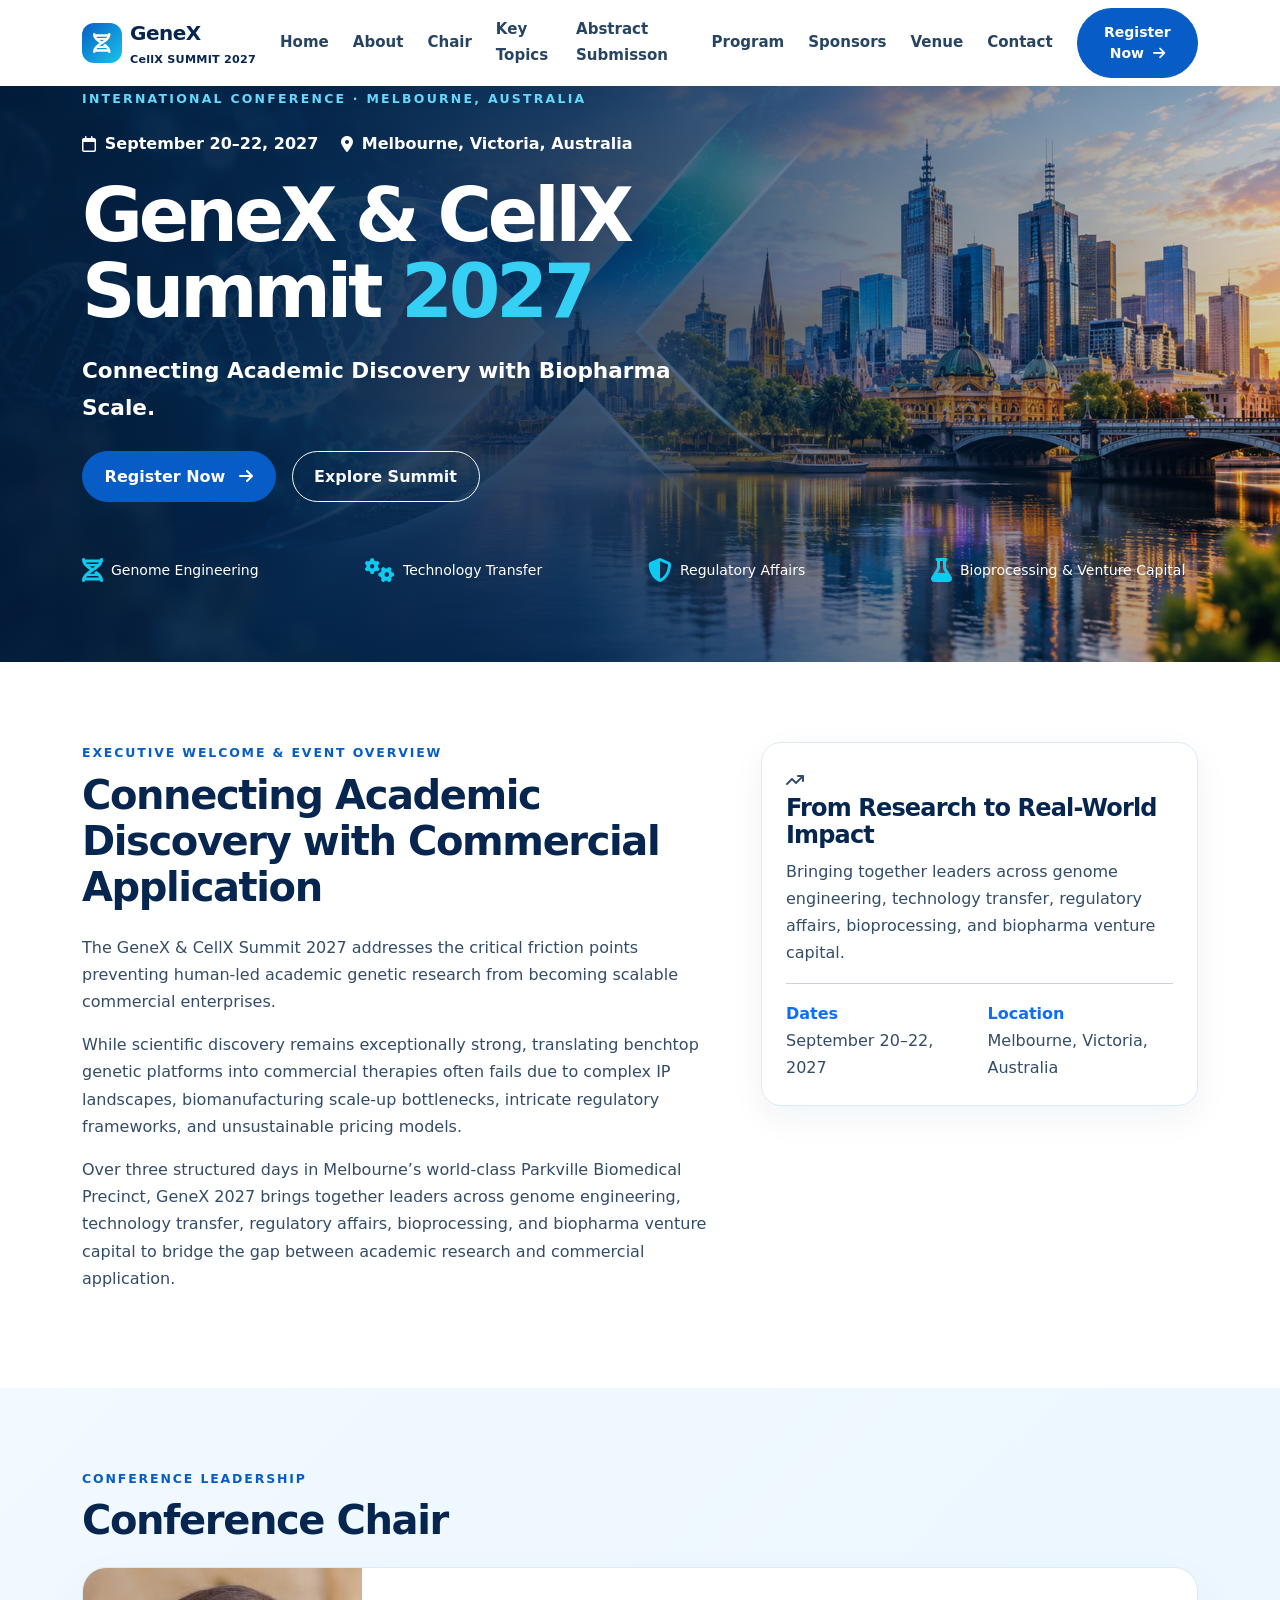
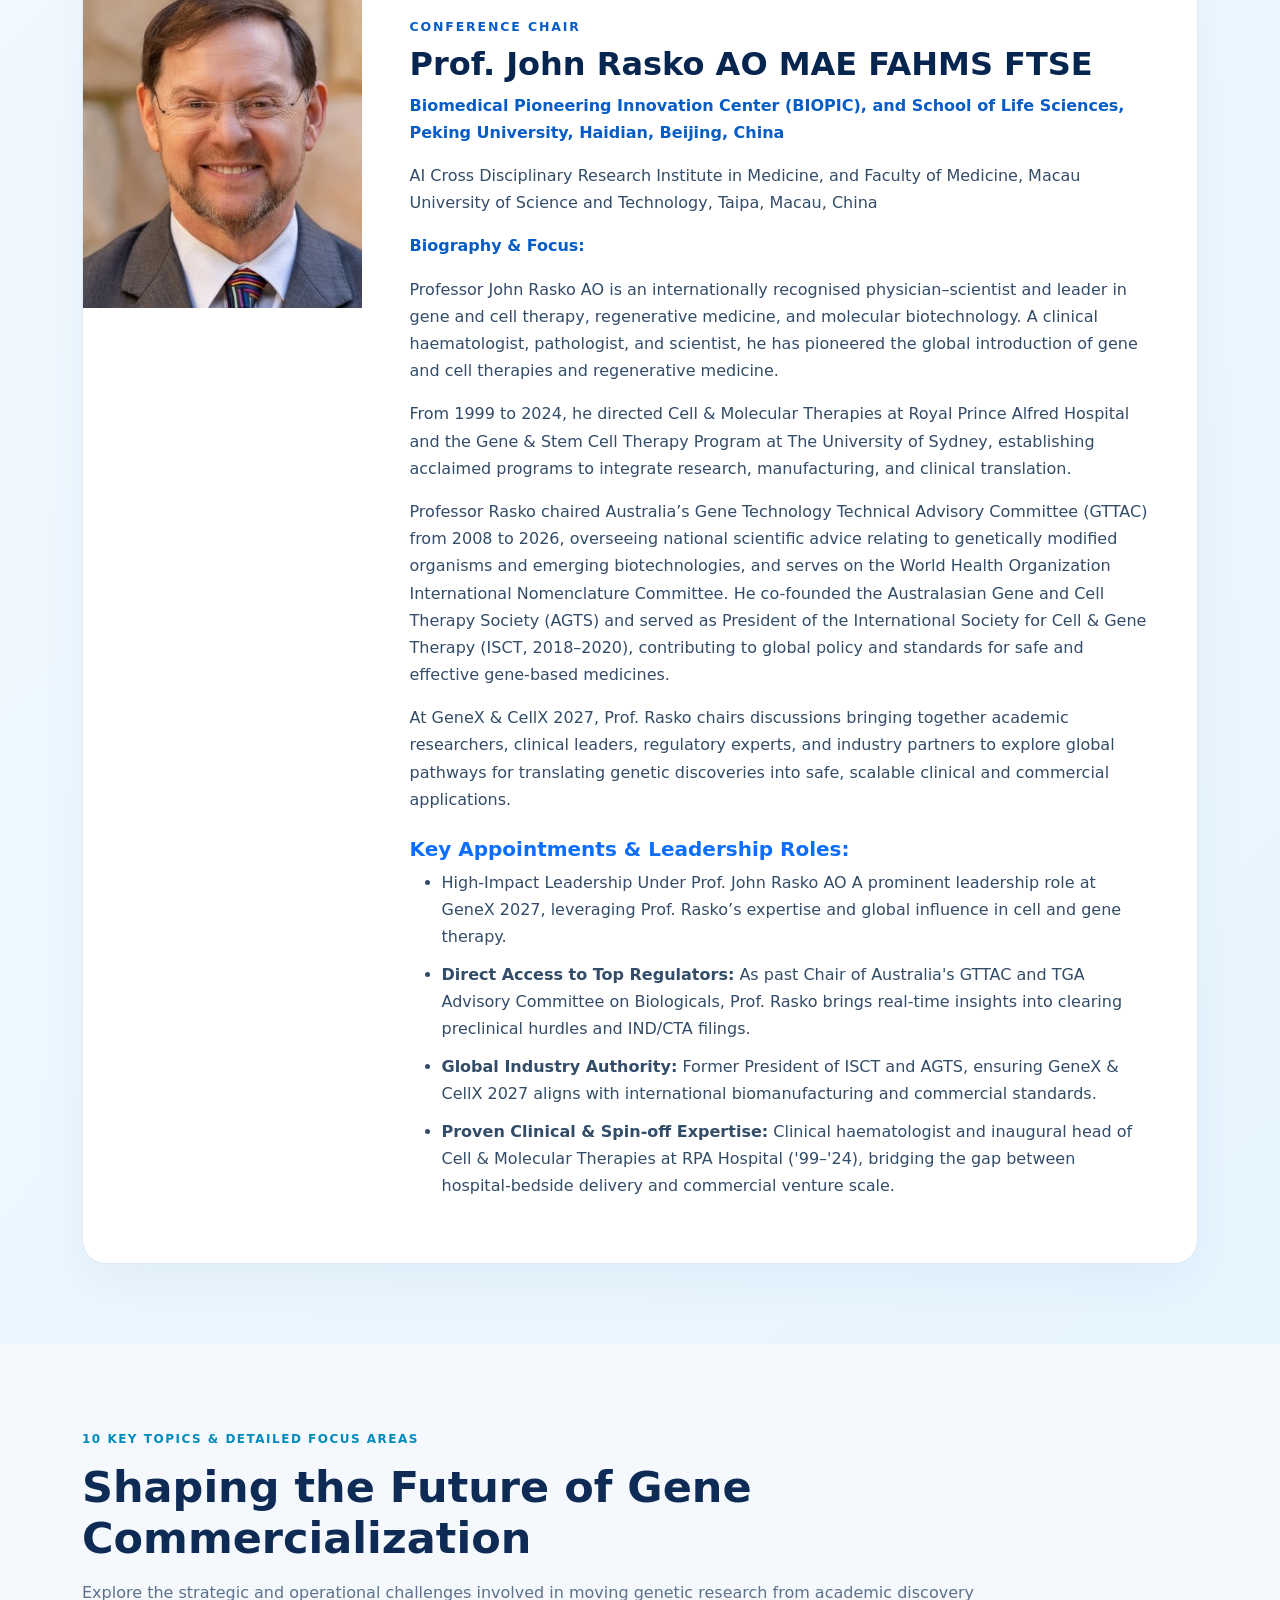
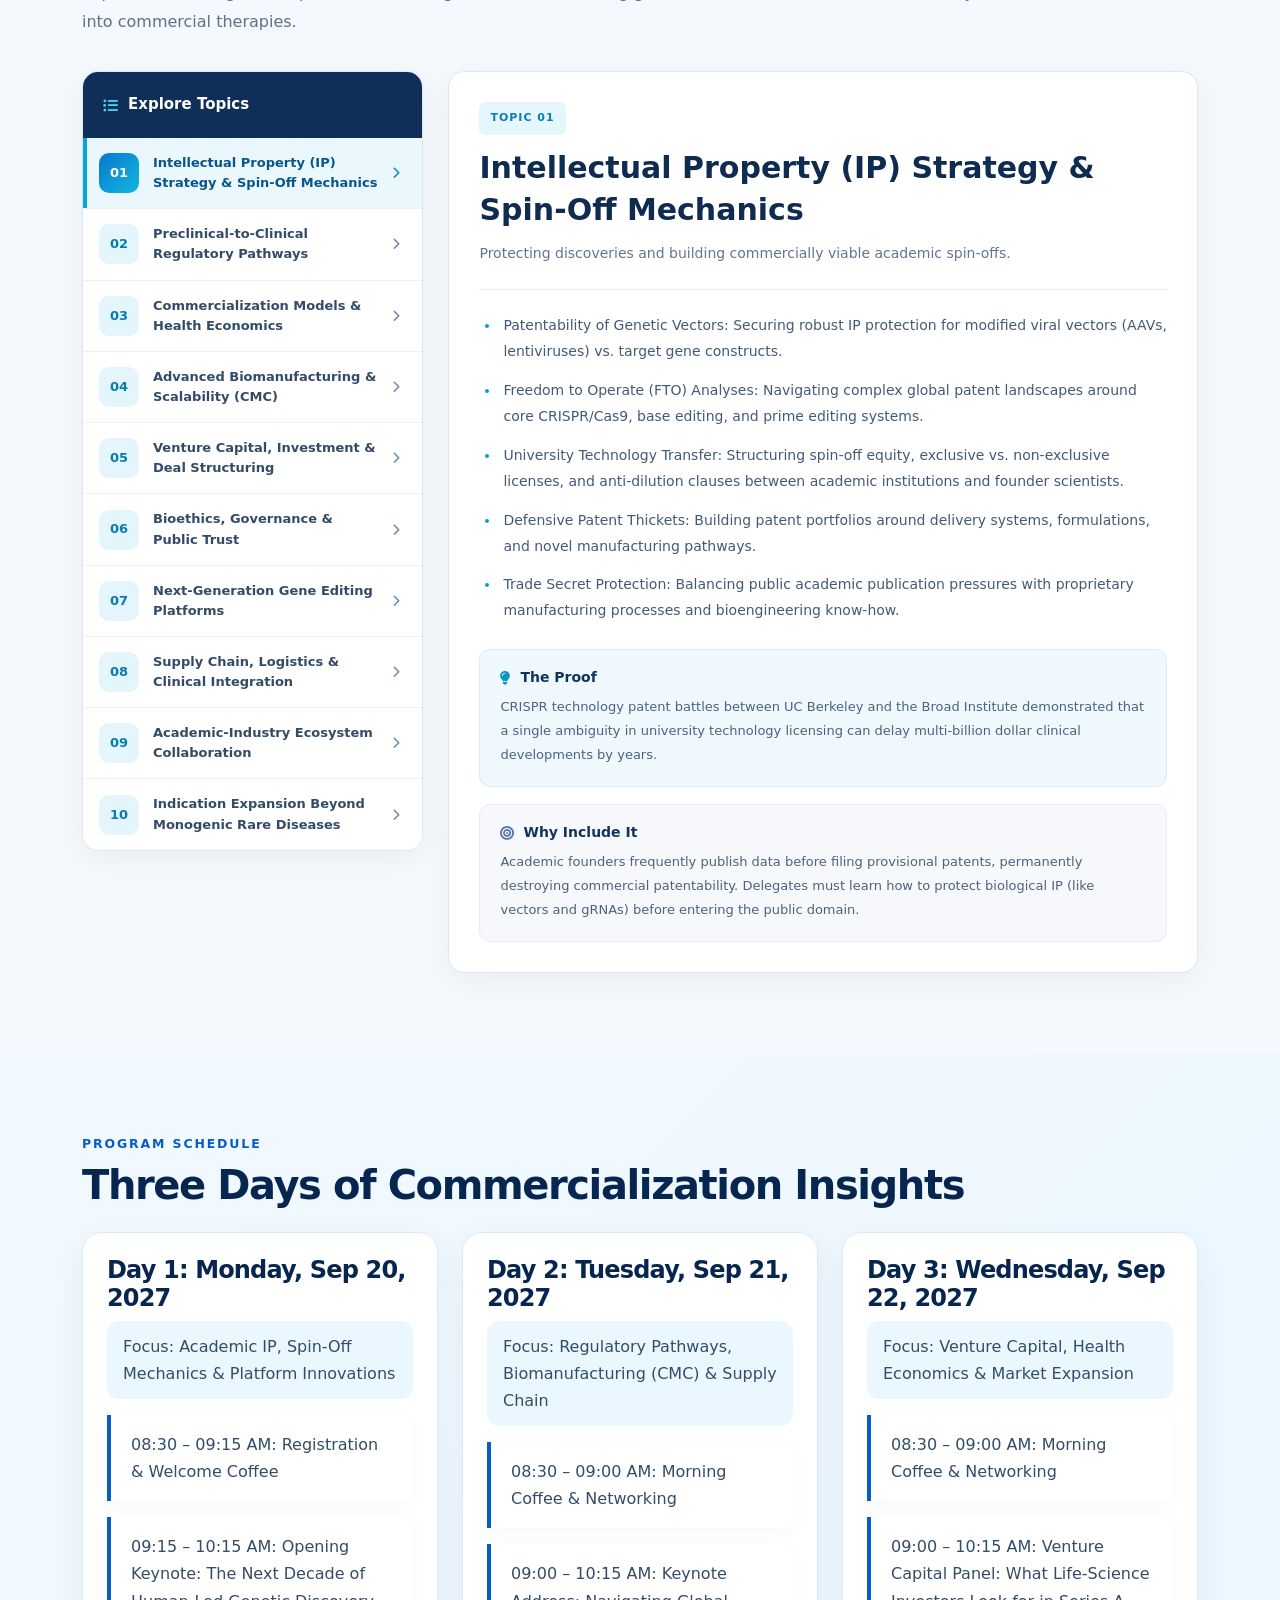
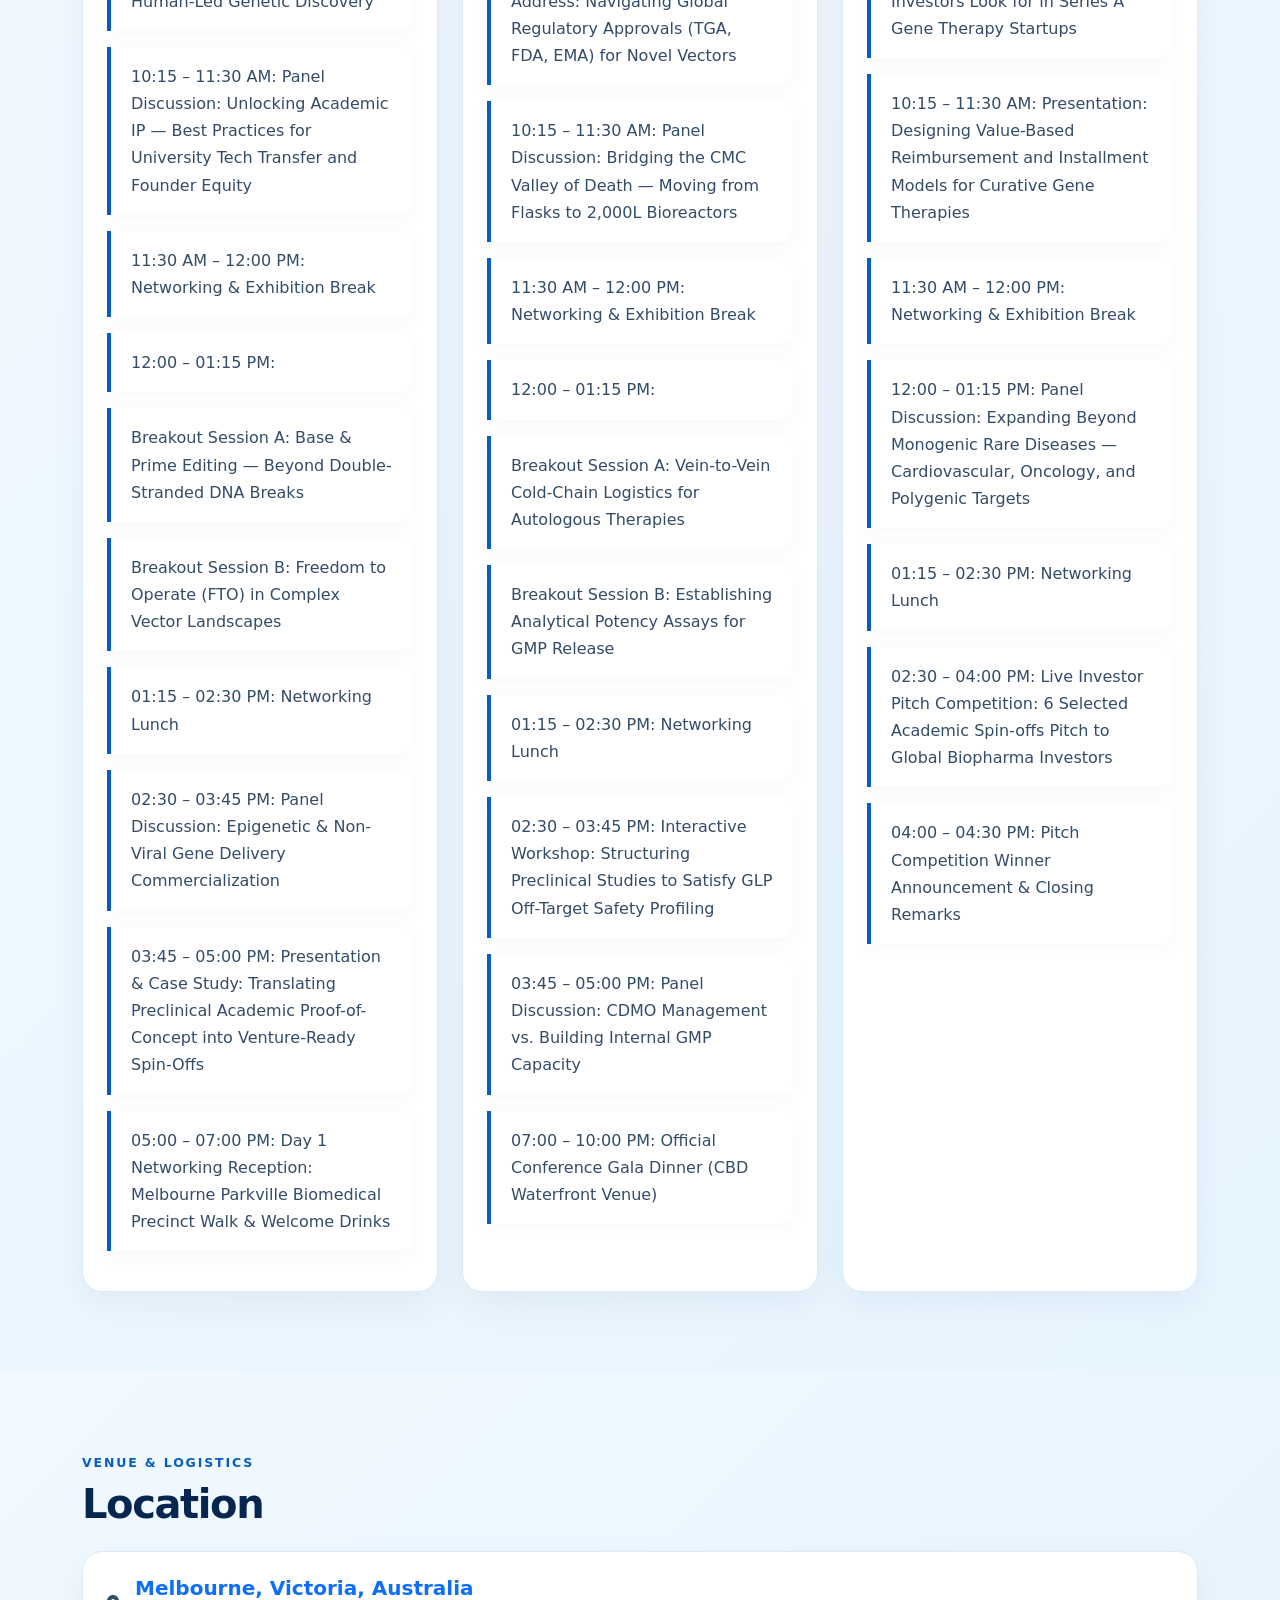
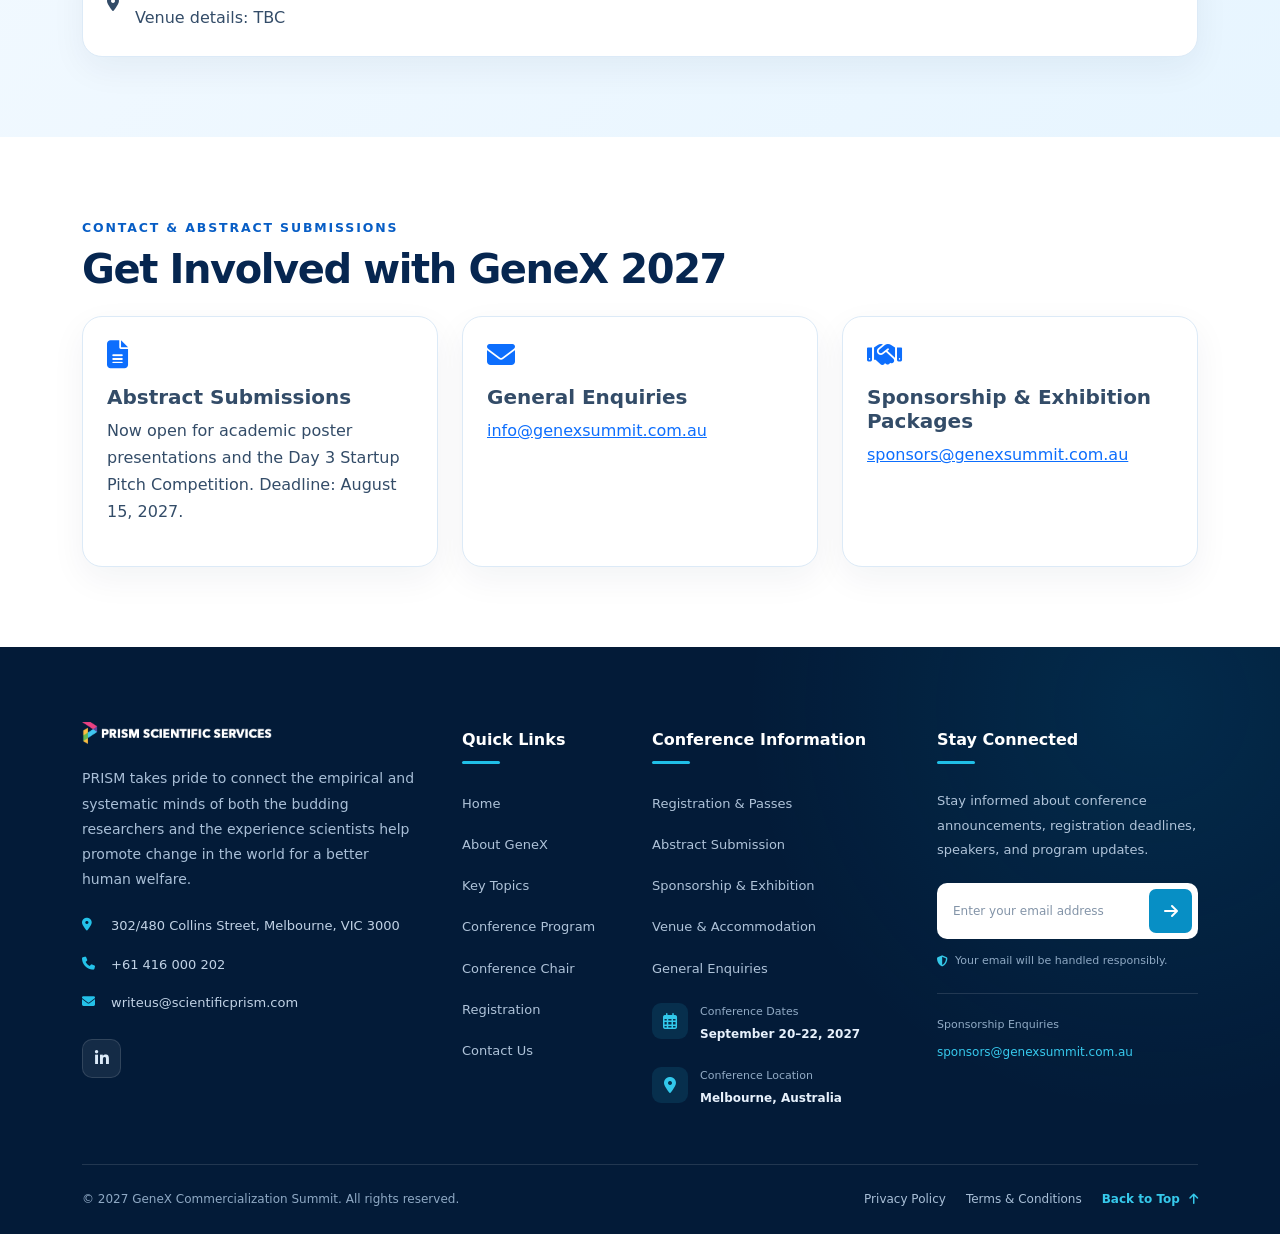
<file: index.html>
<!doctype html>
<html lang="en">
  <head>
    <meta charset="utf-8" />
    <meta name="viewport" content="width=device-width, initial-scale=1" />
    <meta
      name="description"
      content="GeneX Commercialization Summit 2027 — Connecting Academic Discovery with Biopharma Scale."
    />
    <title>GeneX CellX Summit 2027</title>
    <link
      href="https://cdn.jsdelivr.net/npm/bootstrap@5.3.3/dist/css/bootstrap.min.css"
      rel="stylesheet"
    />
    <link
      rel="stylesheet"
      href="https://cdnjs.cloudflare.com/ajax/libs/font-awesome/6.5.2/css/all.min.css"
    />

    <link rel="stylesheet" href="./assets/css/style.css" />
    <style>
      :root {
        --navy: #062650;
        --blue: #075dc5;
        --cyan: #19c6ed;
        --ink: #15375f;
        --pale: #eff8ff;
        --line: #dceaf7;
      }
      * {
        box-sizing: border-box;
      }
      html {
        scroll-behavior: smooth;
        scroll-padding-top: 85px;
      }
      body {
        font-family:
          Inter,
          system-ui,
          -apple-system,
          "Segoe UI",
          sans-serif;
        color: #334c68;
        line-height: 1.7;
      }
      .navbar {
        background: #fff;
        box-shadow: 0 5px 24px #082d5710;
      }
      .navbar-brand {
        font-weight: 850;
        /* width: 50px; */
        color: var(--navy);
        letter-spacing: -0.5px;
      }
      .brand-mark {
        display: inline-grid;
        place-items: center;
        width: 40px;
        height: 40px;
        border-radius: 12px;
        background: linear-gradient(135deg, var(--blue), var(--cyan));
        color: #fff;
        margin-right: 0.5rem;
      }
      .nav-link {
        font-weight: 650;
        color: #274562 !important;
        font-size: 0.94rem;
      }
      .nav-link:hover {
        color: var(--blue) !important;
      }
      .btn-primary {
        background: var(--blue);
        border-color: var(--blue);
        border-radius: 999px;
        padding: 0.8rem 1.35rem;
        font-weight: 700;
      }
      .btn-outline-light {
        border-radius: 999px;
        padding: 0.8rem 1.35rem;
        font-weight: 700;
      }
      .hero {
        position: relative;
        isolation: isolate;
        min-height: 590px;
        display: flex;
        align-items: center;
        color: #fff;
        background: var(--navy) url("assets/genex-heros.png") center/cover
          no-repeat;
      }
      .hero:before {
        content: "";
        position: absolute;
        inset: 0;
        z-index: -1;
        background: linear-gradient(
          90deg,
          rgba(3, 27, 58, 0.96) 0%,
          rgba(4, 38, 78, 0.82) 44%,
          rgba(4, 38, 78, 0.15) 100%
        );
      }
      .hero-content {
        padding-top: 5.5rem;
        padding-bottom: 5rem;
      }
      .eyebrow {
        font-size: 0.78rem;
        letter-spacing: 0.18em;
        text-transform: uppercase;
        font-weight: 800;
        color: #0583e7;
      }
      .hero .eyebrow {
        color: #66ddff;
      }
      .hero h1 {
        font-size: clamp(2.7rem, 5.8vw, 5rem);
        font-weight: 850;
        letter-spacing: -0.055em;
        line-height: 1.02;
        max-width: 780px;
      }
      .hero h1 span {
        color: #36d0f5;
      }
      .hero .lead {
        max-width: 620px;
        font-size: clamp(1.1rem, 2vw, 1.35rem);
        font-weight: 550;
      }
      .meta-chip {
        display: inline-flex;
        align-items: center;
        gap: 0.55rem;
        margin: 0.3rem 1.1rem 0.3rem 0;
        font-weight: 650;
      }
      section {
        padding: 5rem 0;
      }
      .section-title {
        color: var(--navy);
        font-weight: 820;
        letter-spacing: -0.035em;
        line-height: 1.15;
      }
      .lead-copy {
        font-size: 1.04rem;
      }
      .soft-section {
        background: linear-gradient(135deg, #f2f9ff, #e7f5ff);
      }
      .glass-card {
        height: 100%;
        background: #fff;
        border: 1px solid var(--line);
        border-radius: 20px;
        padding: 1.5rem;
        box-shadow: 0 12px 35px rgba(6, 38, 80, 0.055);
        transition:
          transform 0.25s,
          box-shadow 0.25s;
      }
      .glass-card:hover {
        transform: translateY(-5px);
        box-shadow: 0 18px 40px rgba(6, 38, 80, 0.1);
      }

      .chair-card {
        border: 1px solid var(--line);
        border-radius: 24px;
        background: #fff;
        overflow: hidden;
        box-shadow: 0 20px 50px #0c47710d;
      }
      .chair-photo {
        width: 100%;
        /* height: 100%; */
        min-height: 340px;
        object-fit: cover;
        object-position: center top;
        background: #e8f2fa;
      }
      .chair-copy {
        padding: clamp(1.5rem, 4vw, 3rem);
      }
      .chair-name {
        font-size: clamp(1.5rem, 3vw, 2rem);
        color: var(--navy);
        font-weight: 850;
        line-height: 1.2;
      }
      .role {
        color: var(--blue);
        font-weight: 650;
      }
      .appointment-list li {
        margin-bottom: 0.65rem;
      }
      .schedule-day {
        border-left: 4px solid var(--blue);
        padding: 1rem 1.25rem;
        background: #fff;
        border-radius: 0 14px 14px 0;
        margin-bottom: 1rem;
        box-shadow: 0 5px 18px #0c47710a;
      }
      .day-heading {
        font-size: 1.25rem;
        color: var(--navy);
        font-weight: 800;
        margin-top: 1.4rem;
      }
      .focus {
        background: #eaf7ff;
        border-radius: 12px;
        padding: 0.75rem 1rem;
      }
      .insight,
      .why {
        border-radius: 12px;
        padding: 0.9rem 1rem;
        background: #eff8ff;
        margin: 0.7rem 0;
        font-size: 0.94rem;
      }
      .why {
        background: #f6f9fc;
      }
      .sub-item {
        margin-left: 1rem;
        list-style-type: circle;
      }
      .ticket-table th {
        background: var(--navy);
        color: #fff;
        white-space: normal;
      }
      .ticket-table td,
      .ticket-table th {
        padding: 1rem;
        vertical-align: middle;
      }
      .cta-band {
        background: linear-gradient(120deg, #062650, #075dc5);
        color: #fff;
        border-radius: 26px;
        padding: clamp(2rem, 5vw, 4rem);
        overflow: hidden;
        position: relative;
      }
      .cta-band h2 {
        font-weight: 850;
      }

      @media (max-width: 767.98px) {
        .hero {
          min-height: 600px;
          background-position: 58% center;
        }
        .hero:before {
          background: linear-gradient(
            90deg,
            rgba(3, 27, 58, 0.96),
            rgba(4, 38, 78, 0.68)
          );
        }
        .hero-content {
          padding-top: 6rem;
          padding-bottom: 4rem;
        }
        section {
          padding: 3.5rem 0;
        }
        .chair-photo {
          height: 320px;
          min-height: 0;
          object-position: center 20%;
        }
        .ticket-table {
          font-size: 0.86rem;
        }
      }
      @media (prefers-reduced-motion: reduce) {
        html {
          scroll-behavior: auto;
        }
        *,
        *:before,
        *:after {
          transition: none !important;
        }
      }

      /* ==========================================
   GENEX 2027 TOPICS - VERTICAL SPLIT PANEL
   ========================================== */

      .genex-topics-section {
        padding: 80px 0;
        background: #f5f8fc;
        color: #102b50;
      }

      .genex-topics-heading {
        max-width: 900px;
        margin-bottom: 35px;
      }

      .genex-topics-eyebrow {
        display: inline-block;
        margin-bottom: 12px;
        color: #008bbd;
        font-size: 12px;
        font-weight: 800;
        letter-spacing: 1.5px;
      }

      .genex-topics-heading h2 {
        margin: 0 0 14px;
        color: #0d2b55;
        font-size: clamp(28px, 3.5vw, 43px);
        font-weight: 800;
        line-height: 1.2;
      }

      .genex-topics-heading p {
        margin: 0;
        color: #5d718b;
        font-size: 16px;
        line-height: 1.8;
      }

      /* Main two-column layout */
      .genex-topics-layout {
        display: grid;
        grid-template-columns: minmax(280px, 0.82fr) minmax(0, 1.8fr);
        align-items: start;
        gap: 25px;
      }

      /* Left sidebar */
      .genex-topics-sidebar {
        overflow: hidden;
        background: #fff;
        border: 1px solid #dce7f4;
        border-radius: 16px;
        box-shadow: 0 8px 30px rgba(15, 42, 75, 0.05);
      }

      .genex-topics-sidebar-heading {
        display: flex;
        align-items: center;
        gap: 10px;
        padding: 20px;
        color: #fff;
        background: #102f58;
        font-size: 15px;
        font-weight: 800;
      }

      .genex-topics-sidebar-heading i {
        color: #48d0ee;
      }

      .genex-topic-nav {
        display: flex;
        flex-direction: column;
      }

      .genex-topic-nav-item {
        display: grid;
        grid-template-columns: 42px minmax(0, 1fr) 14px;
        align-items: center;
        gap: 12px;
        width: 100%;
        padding: 15px 16px;
        text-align: left;
        color: #344b68;
        background: #fff;
        border: 0;
        border-bottom: 1px solid #edf1f7;
        cursor: pointer;
        transition:
          background 0.2s ease,
          color 0.2s ease;
      }

      .genex-topic-nav-item:last-child {
        border-bottom: 0;
      }

      .genex-topic-nav-item:hover {
        background: #f2f9fe;
      }

      .genex-topic-nav-item.active {
        color: #07558b;
        background: #eaf7fd;
        box-shadow: inset 4px 0 0 #08a6d2;
      }

      .genex-topic-number {
        display: flex;
        align-items: center;
        justify-content: center;
        width: 40px;
        height: 40px;
        color: #067db0;
        background: #e4f5fc;
        border-radius: 10px;
        font-size: 13px;
        font-weight: 800;
      }

      .genex-topic-nav-item.active .genex-topic-number {
        color: #fff;
        background: linear-gradient(135deg, #0877cf, #12b8dd);
      }

      .genex-topic-nav-title {
        font-size: 13px;
        font-weight: 750;
        line-height: 1.55;
      }

      .genex-topic-nav-item > i {
        color: #6f8ba8;
        font-size: 12px;
      }

      .genex-topic-nav-item.active > i {
        color: #078bc4;
      }

      /* Right content panel */
      .genex-topics-content {
        min-width: 0;
        background: #fff;
        border: 1px solid #dce7f4;
        border-radius: 16px;
        box-shadow: 0 8px 30px rgba(15, 42, 75, 0.05);
      }

      .genex-topic-panel {
        padding: 30px;
      }

      .genex-topic-panel[hidden] {
        display: none !important;
      }

      .genex-topic-panel-header {
        padding-bottom: 23px;
        margin-bottom: 23px;
        border-bottom: 1px solid #e6edf5;
      }

      .genex-topic-panel-number {
        display: inline-block;
        margin-bottom: 12px;
        padding: 7px 11px;
        color: #087fb3;
        background: #e5f6fc;
        border-radius: 6px;
        font-size: 11px;
        font-weight: 800;
        letter-spacing: 1px;
      }

      .genex-topic-panel-header h3 {
        margin: 0 0 10px;
        color: #102b50;
        font-size: clamp(22px, 2.5vw, 30px);
        font-weight: 800;
        line-height: 1.4;
      }

      .genex-topic-panel-header > p {
        margin: 0;
        color: #63768d;
        font-size: 14px;
        line-height: 1.8;
      }

      .genex-topic-panel-body > ul {
        padding-left: 21px;
        margin: 0 0 25px;
      }

      .genex-topic-panel-body > ul li {
        padding-left: 3px;
        margin-bottom: 13px;
        color: #435a76;
        font-size: 14px;
        line-height: 1.85;
      }

      .genex-topic-panel-body > ul li::marker {
        color: #0b9ecb;
      }

      .genex-topic-insight,
      .genex-topic-why {
        padding: 19px 20px;
        margin-top: 17px;
        border-radius: 11px;
      }

      .genex-topic-insight {
        background: #eef8fd;
        border: 1px solid #d8edf8;
      }

      .genex-topic-why {
        background: #f7f8fc;
        border: 1px solid #e7ebf3;
      }

      .genex-topic-insight h4,
      .genex-topic-why h4 {
        display: flex;
        align-items: center;
        gap: 9px;
        margin: 0 0 9px;
        color: #12345b;
        font-size: 14px;
        font-weight: 800;
      }

      .genex-topic-insight h4 i {
        color: #0797c3;
      }

      .genex-topic-why h4 i {
        color: #5677ad;
      }

      .genex-topic-insight p,
      .genex-topic-why p {
        margin: 0;
        color: #4c627d;
        font-size: 13px;
        line-height: 1.85;
      }

      /* Tablet */
      @media (max-width: 991.98px) {
        .genex-topics-layout {
          grid-template-columns: minmax(230px, 0.9fr) minmax(0, 1.5fr);
          gap: 16px;
        }

        .genex-topic-nav-item {
          grid-template-columns: 36px minmax(0, 1fr) 12px;
          gap: 9px;
          padding: 13px 11px;
        }

        .genex-topic-number {
          width: 35px;
          height: 35px;
        }

        .genex-topic-nav-title {
          font-size: 12px;
        }

        .genex-topic-panel {
          padding: 23px;
        }
      }

      /* Mobile */
      @media (max-width: 767.98px) {
        .genex-topics-section {
          padding: 50px 0;
        }

        .genex-topics-layout {
          grid-template-columns: minmax(0, 1fr);
          gap: 18px;
        }

        .genex-topics-sidebar-heading {
          padding: 16px;
        }

        .genex-topic-nav-item {
          grid-template-columns: 38px minmax(0, 1fr) 14px;
          padding: 12px 14px;
        }

        .genex-topic-nav-title {
          font-size: 13px;
        }

        .genex-topic-panel {
          padding: 22px 18px;
        }

        .genex-topic-panel-header h3 {
          font-size: 23px;
        }

        .genex-topic-panel-body > ul li {
          font-size: 13px;
        }
      }

      @media (prefers-reduced-motion: reduce) {
        .genex-topic-nav-item {
          transition: none;
        }
      }
    </style>
  </head>
  <body>
    <nav class="navbar navbar-expand-lg fixed-top">
      <div class="container">
        <a class="navbar-brand d-flex align-items-center" href="index.html">
          <span class="brand-mark"><i class="fa-solid fa-dna"></i></span>
          <span>GeneX
            <small
              class="d-block fw-semibold"
              style="font-size: 0.7rem; letter-spacing: 0.02em"
              >CellX SUMMIT 2027</small></span>
          <!-- <span>  <img src="assets/prism_logo_dark.png" alt="" srcset="" style="width: 579%;"> </span>   -->
            </a>
        <button
          class="navbar-toggler"
          type="button"
          data-bs-toggle="collapse"
          data-bs-target="#mainNav"
          aria-controls="mainNav"
          aria-expanded="false"
          aria-label="Toggle navigation"
        >
          <span class="navbar-toggler-icon"></span>
        </button>
        <div class="collapse navbar-collapse" id="mainNav">
          <ul class="navbar-nav ms-auto align-items-lg-center gap-lg-2">
            <li class="nav-item">
              <a class="nav-link" href="index.html">Home</a>
            </li>
            <li class="nav-item">
              <a class="nav-link" href="about.html">About</a>
            </li>
            <li class="nav-item">
              <a class="nav-link" href="chair.html">Chair</a>
            </li>
            <li class="nav-item">
              <a class="nav-link" href="key-topics.html">Key Topics</a>
            </li>
            <li class="nav-item">
              <a class="nav-link" href="abstract-submission.html"
                >Abstract Submisson</a
              >
            </li>
            <li class="nav-item">
              <a class="nav-link" href="program.html">Program</a>
            </li>
            <li class="nav-item">
              <a class="nav-link" href="sponsors.html">Sponsors</a>
            </li>

            <li class="nav-item">
              <a class="nav-link" href="venue.html">Venue</a>
            </li>
            <li class="nav-item">
              <a class="nav-link" href="contact.html">Contact</a>
            </li>
            <li class="nav-item ms-lg-2">
              <a
                class="btn btn-primary btn-sm px-4"
                href="registration_form.html"
                >Register Now <i class="fa-solid fa-arrow-right ms-1"></i
              ></a>
            </li>
          </ul>
        </div>
      </div>
    </nav>
    <header class="hero" id="home">
      <div class="container hero-content">
        <div class="eyebrow mb-3">
          International Conference · Melbourne, Australia
        </div>
        <div class="meta-chip">
          <i class="fa-regular fa-calendar"></i> September 20–22, 2027
        </div>
        <div class="meta-chip">
          <i class="fa-solid fa-location-dot"></i> Melbourne, Victoria,
          Australia
        </div>
        <h1 class="mt-3">GeneX & CellX Summit <span>2027</span></h1>
        <p class="lead mt-4">
          Connecting Academic Discovery with Biopharma Scale.
        </p>
        <div class="d-flex flex-wrap gap-3 mt-4">
          <a class="btn btn-primary" href="registration_form.html"
            >Register Now <i class="fa-solid fa-arrow-right ms-2"></i></a
          ><a class="btn btn-outline-light" href="#overview">Explore Summit</a>
        </div>
        <div class="row g-3 mt-4 pt-3">
          <div class="col-6 col-md-3">
            <div class="d-flex gap-2 align-items-center">
              <i class="fa-solid fa-dna text-info fs-4"></i
              ><span class="small">Genome Engineering</span>
            </div>
          </div>
          <div class="col-6 col-md-3">
            <div class="d-flex gap-2 align-items-center">
              <i class="fa-solid fa-gears text-info fs-4"></i
              ><span class="small">Technology Transfer</span>
            </div>
          </div>
          <div class="col-6 col-md-3">
            <div class="d-flex gap-2 align-items-center">
              <i class="fa-solid fa-shield-halved text-info fs-4"></i
              ><span class="small">Regulatory Affairs</span>
            </div>
          </div>
          <div class="col-6 col-md-3">
            <div class="d-flex gap-2 align-items-center">
              <i class="fa-solid fa-flask text-info fs-4"></i
              ><span class="small">Bioprocessing & Venture Capital</span>
            </div>
          </div>
        </div>
      </div>
    </header>
    <section id="overview">
      <div class="container">
        <div class="row g-5 align-items-start">
          <div class="col-lg-7">
            <div class="small-label mb-2">
              Executive Welcome & Event Overview
            </div>
            <h2 class="section-title display-6 mb-4">
              Connecting Academic Discovery with Commercial Application
            </h2>
            <p>
              The GeneX & CellX Summit 2027 addresses the critical
              friction points preventing human-led academic genetic research
              from becoming scalable commercial enterprises.
            </p>
            <p>
              While scientific discovery remains exceptionally strong,
              translating benchtop genetic platforms into commercial therapies
              often fails due to complex IP landscapes, biomanufacturing
              scale-up bottlenecks, intricate regulatory frameworks, and
              unsustainable pricing models.
            </p>
            <p>
              Over three structured days in Melbourne’s world-class Parkville
              Biomedical Precinct, GeneX 2027 brings together leaders across
              genome engineering, technology transfer, regulatory affairs,
              bioprocessing, and biopharma venture capital to bridge the gap
              between academic research and commercial application.
            </p>
          </div>
          <div class="col-lg-5">
            <div class="glass-card h-100">
              <div class="topic-number">
                <i class="fa-solid fa-arrow-trend-up"></i>
              </div>
              <h3 class="section-title fs-4">
                From Research to Real-World Impact
              </h3>
              <p>
                Bringing together leaders across genome engineering, technology
                transfer, regulatory affairs, bioprocessing, and biopharma
                venture capital.
              </p>
              <hr />
              <div class="row g-3">
                <div class="col-6">
                  <strong class="d-block text-primary">Dates</strong
                  ><span>September 20–22, 2027</span>
                </div>
                <div class="col-6">
                  <strong class="d-block text-primary">Location</strong
                  ><span>Melbourne, Victoria, Australia</span>
                </div>
              </div>
            </div>
          </div>
        </div>
      </div>
    </section>
    <section id="chair" class="soft-section">
      <div class="container">
        <div class="small-label mb-2">Conference Leadership</div>
        <h2 class="section-title display-6 mb-4">Conference Chair</h2>
        <div class="chair-card">
          <div class="row g-0">
            <div class="col-md-4 col-lg-3">
              <img
                class="chair-photo"
                src="assets/conference-chair-placeholder.jpeg"
                alt="Conference Chair"
              />
              <!-- <div class="p-2 text-center small text-secondary">
                Illustrative placeholder portrait — replace with an authorized
                official photograph.
              </div> -->
            </div>
            <div class="col-md-8 col-lg-9">
              <div class="chair-copy">
                <div class="small-label mb-2">Conference Chair</div>
                <h3 class="chair-name">Prof. John Rasko AO MAE FAHMS FTSE</h3>
                <p class="role">
                  <!-- Biomedical Pioneering Innovation Center (BIOPIC), and School of Life Sciences, Peking University, Haidian, Beijing, China; AI Cross Disciplinary Research Institute in Medicine, and Faculty of Medicine, Macau University of Science and Technology, Taipa, Macau, China; Royal Prince Alfred Hospital, Sydney, Australia.  -->
                 Biomedical Pioneering Innovation Center (BIOPIC), and School of Life Sciences, Peking University, Haidian, Beijing, China

                </p>

                <p>
                  AI Cross Disciplinary Research Institute in Medicine, and Faculty of Medicine, Macau University of Science and Technology, Taipa, Macau, China

                </p>

                <p class="role">Biography & Focus: </p>
                <p>
                 Professor John Rasko AO is an internationally recognised physician–scientist and leader in gene and cell therapy, regenerative medicine, and molecular biotechnology. A clinical haematologist, pathologist, and scientist, he has pioneered the global introduction of gene and cell therapies and regenerative medicine.

                </p>

                <p>
                 From 1999 to 2024, he directed Cell & Molecular Therapies at Royal Prince Alfred Hospital and the Gene & Stem Cell Therapy Program at The University of Sydney, establishing acclaimed programs to integrate research, manufacturing, and clinical translation.

                </p>

                <p>
                  Professor Rasko chaired Australia’s Gene Technology Technical Advisory Committee (GTTAC) from 2008 to 2026, overseeing national scientific advice relating to genetically modified organisms and emerging biotechnologies, and serves on the World Health Organization International Nomenclature Committee. He co-founded the Australasian Gene and Cell Therapy Society (AGTS) and served as President of the International Society for Cell & Gene Therapy (ISCT, 2018–2020), contributing to global policy and standards for safe and effective gene-based medicines.

                </p>
                <p>At GeneX & CellX 2027, Prof. Rasko chairs discussions bringing together academic researchers, clinical leaders, regulatory experts, and industry partners to explore global pathways for translating genetic discoveries into safe, scalable clinical and commercial applications.</p>
                <h4 class="fs-5 fw-bold text-primary mt-4">
                  Key Appointments & Leadership Roles:
                </h4>
                <ul class="appointment-list">
                  <li>High-Impact Leadership Under Prof. John Rasko AO  A prominent leadership role at GeneX 2027, leveraging Prof. Rasko’s expertise and global influence in cell and gene therapy.</li>
                  <li>
                    <b>Direct Access to Top Regulators:</b> As past Chair of Australia's GTTAC and TGA Advisory Committee on Biologicals, Prof. Rasko brings real-time insights into clearing preclinical hurdles and IND/CTA filings.
                  </li>
                  <li>
                    <b>Global Industry Authority:</b>  Former President of ISCT and AGTS, ensuring GeneX & CellX 2027 aligns with international biomanufacturing and commercial standards.
                  </li>
                  <li>
                    <b>Proven Clinical & Spin-off Expertise:</b> Clinical haematologist and inaugural head of Cell & Molecular Therapies at RPA Hospital ('99–'24), bridging the gap between hospital-bedside delivery and commercial venture scale.
                  </li>
                </ul>
              </div>
            </div>
          </div>
        </div>
      </div>
    </section>

    <section class="genex-topics-section" id="topics">
      <div class="container">
        <div class="genex-topics-heading">
          <span class="genex-topics-eyebrow">
            10 KEY TOPICS &amp; DETAILED FOCUS AREAS
          </span>

          <h2>Shaping the Future of Gene Commercialization</h2>

          <p>
            Explore the strategic and operational challenges involved in moving
            genetic research from academic discovery into commercial therapies.
          </p>
        </div>

        <div class="genex-topics-layout">
          <!-- LEFT: TOPIC NAVIGATION -->
          <aside class="genex-topics-sidebar">
            <div class="genex-topics-sidebar-heading">
              <i class="fa-solid fa-list-ul"></i>
              <span>Explore Topics</span>
            </div>

            <div
              class="genex-topic-nav"
              role="tablist"
              aria-label="GeneX conference topics"
              aria-orientation="vertical"
            >
              <button
                class="genex-topic-nav-item active"
                id="topic-tab-01"
                type="button"
                role="tab"
                aria-selected="true"
                aria-controls="topic-panel-01"
                data-topic="01"
              >
                <span class="genex-topic-number">01</span>
                <span class="genex-topic-nav-title">
                  Intellectual Property (IP) Strategy &amp; Spin-Off Mechanics
                </span>
                <i class="fa-solid fa-chevron-right"></i>
              </button>

              <button
                class="genex-topic-nav-item"
                id="topic-tab-02"
                type="button"
                role="tab"
                aria-selected="false"
                aria-controls="topic-panel-02"
                data-topic="02"
                tabindex="-1"
              >
                <span class="genex-topic-number">02</span>
                <span class="genex-topic-nav-title">
                  Preclinical-to-Clinical Regulatory Pathways
                </span>
                <i class="fa-solid fa-chevron-right"></i>
              </button>

              <button
                class="genex-topic-nav-item"
                id="topic-tab-03"
                type="button"
                role="tab"
                aria-selected="false"
                aria-controls="topic-panel-03"
                data-topic="03"
                tabindex="-1"
              >
                <span class="genex-topic-number">03</span>
                <span class="genex-topic-nav-title">
                  Commercialization Models &amp; Health Economics
                </span>
                <i class="fa-solid fa-chevron-right"></i>
              </button>

              <button
                class="genex-topic-nav-item"
                id="topic-tab-04"
                type="button"
                role="tab"
                aria-selected="false"
                aria-controls="topic-panel-04"
                data-topic="04"
                tabindex="-1"
              >
                <span class="genex-topic-number">04</span>
                <span class="genex-topic-nav-title">
                  Advanced Biomanufacturing &amp; Scalability (CMC)
                </span>
                <i class="fa-solid fa-chevron-right"></i>
              </button>

              <button
                class="genex-topic-nav-item"
                id="topic-tab-05"
                type="button"
                role="tab"
                aria-selected="false"
                aria-controls="topic-panel-05"
                data-topic="05"
                tabindex="-1"
              >
                <span class="genex-topic-number">05</span>
                <span class="genex-topic-nav-title">
                  Venture Capital, Investment &amp; Deal Structuring
                </span>
                <i class="fa-solid fa-chevron-right"></i>
              </button>

              <button
                class="genex-topic-nav-item"
                id="topic-tab-06"
                type="button"
                role="tab"
                aria-selected="false"
                aria-controls="topic-panel-06"
                data-topic="06"
                tabindex="-1"
              >
                <span class="genex-topic-number">06</span>
                <span class="genex-topic-nav-title">
                  Bioethics, Governance &amp; Public Trust
                </span>
                <i class="fa-solid fa-chevron-right"></i>
              </button>

              <button
                class="genex-topic-nav-item"
                id="topic-tab-07"
                type="button"
                role="tab"
                aria-selected="false"
                aria-controls="topic-panel-07"
                data-topic="07"
                tabindex="-1"
              >
                <span class="genex-topic-number">07</span>
                <span class="genex-topic-nav-title">
                  Next-Generation Gene Editing Platforms
                </span>
                <i class="fa-solid fa-chevron-right"></i>
              </button>

              <button
                class="genex-topic-nav-item"
                id="topic-tab-08"
                type="button"
                role="tab"
                aria-selected="false"
                aria-controls="topic-panel-08"
                data-topic="08"
                tabindex="-1"
              >
                <span class="genex-topic-number">08</span>
                <span class="genex-topic-nav-title">
                  Supply Chain, Logistics &amp; Clinical Integration
                </span>
                <i class="fa-solid fa-chevron-right"></i>
              </button>

              <button
                class="genex-topic-nav-item"
                id="topic-tab-09"
                type="button"
                role="tab"
                aria-selected="false"
                aria-controls="topic-panel-09"
                data-topic="09"
                tabindex="-1"
              >
                <span class="genex-topic-number">09</span>
                <span class="genex-topic-nav-title">
                  Academic-Industry Ecosystem Collaboration
                </span>
                <i class="fa-solid fa-chevron-right"></i>
              </button>

              <button
                class="genex-topic-nav-item"
                id="topic-tab-10"
                type="button"
                role="tab"
                aria-selected="false"
                aria-controls="topic-panel-10"
                data-topic="10"
                tabindex="-1"
              >
                <span class="genex-topic-number">10</span>
                <span class="genex-topic-nav-title">
                  Indication Expansion Beyond Monogenic Rare Diseases
                </span>
                <i class="fa-solid fa-chevron-right"></i>
              </button>
            </div>
          </aside>

          <!-- RIGHT: TOPIC CONTENT -->
          <div class="genex-topics-content">
            <!-- TOPIC 01 -->
            <article
              class="genex-topic-panel active"
              id="topic-panel-01"
              role="tabpanel"
              aria-labelledby="topic-tab-01"
            >
              <div class="genex-topic-panel-header">
                <span class="genex-topic-panel-number">TOPIC 01</span>
                <h3>
                  Intellectual Property (IP) Strategy &amp; Spin-Off Mechanics
                </h3>
                <p>
                  Protecting discoveries and building commercially viable
                  academic spin-offs.
                </p>
              </div>

              <div class="genex-topic-panel-body">
                <ul>
                  <li>
                    Patentability of Genetic Vectors: Securing robust IP
                    protection for modified viral vectors (AAVs, lentiviruses)
                    vs. target gene constructs.
                  </li>
                  <li>
                    Freedom to Operate (FTO) Analyses: Navigating complex global
                    patent landscapes around core CRISPR/Cas9, base editing, and
                    prime editing systems.
                  </li>
                  <li>
                    University Technology Transfer: Structuring spin-off equity,
                    exclusive vs. non-exclusive licenses, and anti-dilution
                    clauses between academic institutions and founder
                    scientists.
                  </li>
                  <li>
                    Defensive Patent Thickets: Building patent portfolios around
                    delivery systems, formulations, and novel manufacturing
                    pathways.
                  </li>
                  <li>
                    Trade Secret Protection: Balancing public academic
                    publication pressures with proprietary manufacturing
                    processes and bioengineering know-how.
                  </li>
                </ul>

                <div class="genex-topic-insight">
                  <h4><i class="fa-solid fa-lightbulb"></i> The Proof</h4>
                  <p>
                    CRISPR technology patent battles between UC Berkeley and the
                    Broad Institute demonstrated that a single ambiguity in
                    university technology licensing can delay multi-billion
                    dollar clinical developments by years.
                  </p>
                </div>

                <div class="genex-topic-why">
                  <h4><i class="fa-solid fa-bullseye"></i> Why Include It</h4>
                  <p>
                    Academic founders frequently publish data before filing
                    provisional patents, permanently destroying commercial
                    patentability. Delegates must learn how to protect
                    biological IP (like vectors and gRNAs) before entering the
                    public domain.
                  </p>
                </div>
              </div>
            </article>

            <!-- TOPIC 02 -->
            <article
              class="genex-topic-panel"
              id="topic-panel-02"
              role="tabpanel"
              aria-labelledby="topic-tab-02"
              hidden
            >
              <div class="genex-topic-panel-header">
                <span class="genex-topic-panel-number">TOPIC 02</span>
                <h3>Preclinical-to-Clinical Regulatory Pathways</h3>
                <p>
                  Understanding regulatory requirements for safe and efficient
                  clinical translation.
                </p>
              </div>

              <div class="genex-topic-panel-body">
                <ul>
                  <li>
                    Accelerated Approval Mechanisms: Leveraging TGA provisional
                    approvals (Australia), FDA Breakthrough/RMAT designations
                    (US), and EMA PRIME frameworks (EU).
                  </li>
                  <li>
                    Good Laboratory Practice (GLP) Biodistribution: Designing
                    preclinical animal models to demonstrate on-target cell
                    tropism and lack of off-target toxicity.
                  </li>
                  <li>
                    Adaptive Clinical Trial Design: Structuring small-cohort,
                    Phase I/II master protocols for rare monogenic diseases
                    where standard placebo arms are unviable.
                  </li>
                  <li>
                    Immunogenicity &amp; Off-Target Profiling: Meeting global
                    regulatory standards for vector immunity and genomic
                    integrity post-editing.
                  </li>
                  <li>
                    Harmonization Across Jurisdictions: Managing multi-region
                    IND/CTA filings for international, multi-center gene therapy
                    clinical trials.
                  </li>
                </ul>

                <div class="genex-topic-insight">
                  <h4><i class="fa-solid fa-lightbulb"></i> The Proof</h4>
                  <p>
                    According to clinical trial statistics, over 80% of novel
                    biotech platforms fail during the transition from animal
                    models to Phase I trials due to unpredicted off-target
                    toxicity or immunogenicity.
                  </p>
                </div>

                <div class="genex-topic-why">
                  <h4><i class="fa-solid fa-bullseye"></i> Why Include It</h4>
                  <p>
                    Regulatory agencies like the FDA, EMA, and Australia's TGA
                    require complex, non-traditional trial designs for gene
                    therapies. Understanding accelerated designations (such as
                    RMAT or PRIME) cuts years off development timelines.
                  </p>
                </div>
              </div>
            </article>

            <!-- TOPIC 03 -->
            <article
              class="genex-topic-panel"
              id="topic-panel-03"
              role="tabpanel"
              aria-labelledby="topic-tab-03"
              hidden
            >
              <div class="genex-topic-panel-header">
                <span class="genex-topic-panel-number">TOPIC 03</span>
                <h3>Commercialization Models &amp; Health Economics</h3>
              </div>

              <div class="genex-topic-panel-body">
                <ul>
                  <li>
                    Value-Based &amp; Installment Pricing: Developing
                    non-traditional reimbursement models for single-dose,
                    curative gene therapies.
                  </li>
                  <li>
                    Payer &amp; HTA Strategy: Conducting Health Technology
                    Assessments (HTA) to demonstrate long-term quality-adjusted
                    life-year (QALY) gains to national insurers.
                  </li>
                  <li>
                    Orphan Drug Commercialization: Designing lean, targeted
                    commercial sales forces and specialized center-of-excellence
                    delivery networks.
                  </li>
                  <li>
                    Risk-Sharing Agreements: Structuring outcome-contingent
                    rebates between biopharma firms and public healthcare bodies
                    (e.g., Australian PBS, US Medicare).
                  </li>
                  <li>
                    Cross-Subsidization Strategies: Balancing ultra-rare
                    pediatric indications with larger, polygenic adult
                    therapeutic markets to maintain portfolio solvency.
                  </li>
                </ul>

                <div class="genex-topic-insight">
                  <h4><i class="fa-solid fa-lightbulb"></i> The Proof</h4>
                  <p>
                    Early gene therapies like Glybera were commercially
                    withdrawn from the market despite scientific efficacy
                    because their single-dose $1 million+ upfront price tag was
                    rejected by health insurers.
                  </p>
                </div>

                <div class="genex-topic-why">
                  <h4><i class="fa-solid fa-bullseye"></i> Why Include It</h4>
                  <p>
                    Gene therapies cure diseases in a single dose, which
                    eliminates the recurring-revenue model traditional pharma
                    relies on. Business leaders must master value-based annuity
                    payments and risk-sharing models to survive.
                  </p>
                </div>
              </div>
            </article>

            <!-- TOPIC 04 -->
            <article
              class="genex-topic-panel"
              id="topic-panel-04"
              role="tabpanel"
              aria-labelledby="topic-tab-04"
              hidden
            >
              <div class="genex-topic-panel-header">
                <span class="genex-topic-panel-number">TOPIC 04</span>
                <h3>Advanced Biomanufacturing &amp; Scalability (CMC)</h3>
              </div>

              <div class="genex-topic-panel-body">
                <ul>
                  <li>
                    Viral Vector Yield Optimization: Transitioning from academic
                    adherent cell culture flasks to industrial suspension
                    bioreactors.
                  </li>
                  <li>
                    Non-Viral Delivery Innovations: Commercializing Lipid
                    Nanoparticles (LNPs) and novel polymeric carriers to bypass
                    viral vector shortages.
                  </li>
                  <li>
                    Autologous vs. Allogeneic Scaling: Managing the high cost
                    and logistical complexity of patient-specific therapies vs.
                    off-the-shelf donor lines.
                  </li>
                  <li>
                    Analytical Assay Development: Standardizing lot-release
                    assays for viral full-to-empty capsid ratios and vector
                    genome potency.
                  </li>
                  <li>
                    cGMP Compliance &amp; CDMO Selection: Deciding when to build
                    internal GMP facilities vs. outsourcing to Contract
                    Development and Manufacturing Organizations.
                  </li>
                </ul>

                <div class="genex-topic-insight">
                  <h4><i class="fa-solid fa-lightbulb"></i> The Proof</h4>
                  <p>
                    Chemistry, Manufacturing, and Controls (CMC) issues cause
                    over 50% of regulatory holds and trial delays in gene
                    therapy clinical filings.
                  </p>
                </div>

                <div class="genex-topic-why">
                  <h4><i class="fa-solid fa-bullseye"></i> Why Include It</h4>
                  <p>
                    Moving a viral vector from an academic laboratory flask into
                    an industrial 2,000-Liter suspension bioreactor frequently
                    alters the purity and potency of the biological product,
                    risking total trial failure if not managed early.
                  </p>
                </div>
              </div>
            </article>

            <!-- TOPIC 05 -->
            <article
              class="genex-topic-panel"
              id="topic-panel-05"
              role="tabpanel"
              aria-labelledby="topic-tab-05"
              hidden
            >
              <div class="genex-topic-panel-header">
                <span class="genex-topic-panel-number">TOPIC 05</span>
                <h3>Venture Capital, Investment &amp; Deal Structuring</h3>
              </div>

              <div class="genex-topic-panel-body">
                <ul>
                  <li>
                    Academic Seed &amp; Series A Pitching: Translating complex
                    genomic mechanisms into commercial value propositions,
                    market sizing, and milestone roadmaps.
                  </li>
                  <li>
                    Non-Dilutive Grant Leveraging: Combining government funding
                    (e.g., MRFF, NHMRC, NIH) with early-stage venture capital.
                  </li>
                  <li>
                    Corporate Venture Capital (CVC): Partnering with major
                    pharmaceutical venture arms early in academic discovery
                    phases.
                  </li>
                  <li>
                    Valuation &amp; De-Risking Milestones: Setting scientific
                    valuation inflection points (in vivo proof-of-concept, IND
                    clearance, Phase I safety).
                  </li>
                  <li>
                    Strategic Licensing &amp; M&amp;A: Negotiating option
                    agreements, co-development deals, and buyout terms with
                    global biopharma players.
                  </li>
                </ul>

                <div class="genex-topic-insight">
                  <h4><i class="fa-solid fa-lightbulb"></i> The Proof</h4>
                  <p>
                    Global venture capital investment in gene editing and cell
                    therapies exceeds billions annually, but less than 5% of
                    university spin-off proposals successfully secure Series A
                    funding.
                  </p>
                </div>

                <div class="genex-topic-why">
                  <h4><i class="fa-solid fa-bullseye"></i> Why Include It</h4>
                  <p>
                    Academics often pitch scientific novelty rather than market
                    size, regulatory milestones, and risk-mitigation strategies.
                    This topic teaches researchers how to pitch in terms
                    biopharma investors evaluate.
                  </p>
                </div>
              </div>
            </article>

            <!-- TOPIC 06 -->
            <article
              class="genex-topic-panel"
              id="topic-panel-06"
              role="tabpanel"
              aria-labelledby="topic-tab-06"
              hidden
            >
              <div class="genex-topic-panel-header">
                <span class="genex-topic-panel-number">TOPIC 06</span>
                <h3>Bioethics, Governance &amp; Public Trust</h3>
              </div>

              <div class="genex-topic-panel-body">
                <ul>
                  <li>
                    Somatic vs. Germline Editing Boundaries: Navigating
                    international scientific consensus and regulatory
                    prohibitions on inherited genetic modifications.
                  </li>
                  <li>
                    Global Health Equity &amp; Pricing Access: Addressing
                    disparities in providing million-dollar gene therapies to
                    low- and middle-income countries.
                  </li>
                  <li>
                    Informed Consent in Genetic Trials: Structuring long-term
                    trial follow-ups (up to 15 years) for permanent genetic
                    changes.
                  </li>
                  <li>
                    Data Privacy &amp; Genomic Biobanks: Managing patient
                    privacy, genomic data ownership, and secondary research
                    rights in commercial database partnerships.
                  </li>
                  <li>
                    Combatting Direct-to-Consumer Unregulated Therapies:
                    Protecting market integrity against non-evidence-based cell
                    and gene clinics.
                  </li>
                </ul>

                <div class="genex-topic-insight">
                  <h4><i class="fa-solid fa-lightbulb"></i> The Proof</h4>
                  <p>
                    Regulatory crackdowns on unregulated stem cell clinics and
                    public pushback against gene editing demonstrate that
                    ethical missteps can trigger restrictive legislation that
                    freezes whole sub-fields of research.
                  </p>
                </div>

                <div class="genex-topic-why">
                  <h4><i class="fa-solid fa-bullseye"></i> Why Include It</h4>
                  <p>
                    Navigating somatic versus germline boundaries and resolving
                    genomic data privacy concerns are required to maintain the
                    social license to operate and secure long-term public and
                    institutional funding.
                  </p>
                </div>
              </div>
            </article>

            <!-- TOPIC 07 -->
            <article
              class="genex-topic-panel"
              id="topic-panel-07"
              role="tabpanel"
              aria-labelledby="topic-tab-07"
              hidden
            >
              <div class="genex-topic-panel-header">
                <span class="genex-topic-panel-number">TOPIC 07</span>
                <h3>Next-Generation Gene Editing Platforms</h3>
              </div>

              <div class="genex-topic-panel-body">
                <ul>
                  <li>
                    Base &amp; Prime Editing Platforms: Moving beyond
                    double-stranded DNA breaks to precise single-nucleotide
                    corrections without donor DNA.
                  </li>
                  <li>
                    Epigenetic Editing: Commercializing gene silencing and
                    activation approaches that alter expression without
                    modifying underlying DNA sequences.
                  </li>
                  <li>
                    In Vivo Gene Editing: Transitioning from expensive ex vivo
                    cell manipulation to direct patient administration.
                  </li>
                  <li>
                    Multiplex Genome Engineering: Simultaneously knocking out or
                    inserting multiple genes for complex biological targets
                    (e.g., universal CAR-T cells).
                  </li>
                  <li>
                    AI-Guided Guide RNA (gRNA) Design: Utilizing machine
                    learning models to predict on-target efficiency and minimize
                    off-target genomic cleavage.
                  </li>
                </ul>

                <div class="genex-topic-insight">
                  <h4><i class="fa-solid fa-lightbulb"></i> The Proof</h4>
                  <p>
                    The global CRISPR and next-generation gene-editing market is
                    projected to expand significantly over the next decade.
                  </p>
                </div>

                <div class="genex-topic-why">
                  <h4><i class="fa-solid fa-bullseye"></i> Why Include It</h4>
                  <p>
                    Standard CRISPR-Cas9 creates double-stranded DNA breaks,
                    which carry risks of large genomic deletions. Newer
                    platforms like base editing, prime editing, and epigenetic
                    editing represent the incoming wave of commercial
                    investment.
                  </p>
                </div>
              </div>
            </article>

            <!-- TOPIC 08 -->
            <article
              class="genex-topic-panel"
              id="topic-panel-08"
              role="tabpanel"
              aria-labelledby="topic-tab-08"
              hidden
            >
              <div class="genex-topic-panel-header">
                <span class="genex-topic-panel-number">TOPIC 08</span>
                <h3>Supply Chain, Logistics &amp; Clinical Integration</h3>
              </div>

              <div class="genex-topic-panel-body">
                <ul>
                  <li>
                    Cryogenic Cold-Chain Logistics: Managing ultra-low
                    temperature, uninterrupted supply chains for live genetic
                    vector products.
                  </li>
                  <li>
                    Vein-to-Vein Logistics Tracking: Ensuring strict
                    chain-of-custody and chain-of-identity protocols for
                    patient-derived materials in autologous therapies.
                  </li>
                  <li>
                    Clinical Site Accreditation: Establishing specialized
                    hospital infrastructure and training medical staff for safe
                    vector administration.
                  </li>
                  <li>
                    Post-Market Pharmacovigilance: Building registry systems to
                    track real-world safety and long-term durability over
                    multi-decade periods.
                  </li>
                  <li>
                    Regional Hub Manufacturing: Setting up localized
                    biomanufacturing nodes (e.g., Melbourne's Parkville
                    precinct) to serve Asia-Pacific clinical hubs.
                  </li>
                </ul>

                <div class="genex-topic-insight">
                  <h4><i class="fa-solid fa-lightbulb"></i> The Proof</h4>
                  <p>
                    For autologous (patient-specific) gene therapies, the
                    "vein-to-vein" supply chain requires harvesting, modifying,
                    and re-infusing patient cells within tight window
                    constraints at ultra-low cryogenic temperatures.
                  </p>
                </div>

                <div class="genex-topic-why">
                  <h4><i class="fa-solid fa-bullseye"></i> Why Include It</h4>
                  <p>
                    A single failure in cold-chain logistics or chain-of-custody
                    tracking destroys the therapeutic batch, wastes hundreds of
                    thousands of dollars, and directly jeopardizes patient
                    lives.
                  </p>
                </div>
              </div>
            </article>

            <!-- TOPIC 09 -->
            <article
              class="genex-topic-panel"
              id="topic-panel-09"
              role="tabpanel"
              aria-labelledby="topic-tab-09"
              hidden
            >
              <div class="genex-topic-panel-header">
                <span class="genex-topic-panel-number">TOPIC 09</span>
                <h3>Academic-Industry Ecosystem Collaboration</h3>
              </div>

              <div class="genex-topic-panel-body">
                <ul>
                  <li>
                    Co-Op Research Centres (CRCs): Establishing formal
                    public-private partnerships between research universities,
                    hospitals, and biotech enterprises.
                  </li>
                  <li>
                    Shared Infrastructure Models: Utilizing incubators,
                    biofoundries, and core facilities to reduce capital
                    expenditure for early-stage spin-offs.
                  </li>
                  <li>
                    Talent Pipelines &amp; Cross-Disciplinary Training: Bridging
                    the gap between academic molecular biologists and commercial
                    bioprocess engineers/executives.
                  </li>
                  <li>
                    Proof-of-Concept &amp; Accelerator Funds: Managing
                    institutional venture funds designed to bridge the "Valley
                    of Death" between paper publication and startup formation.
                  </li>
                  <li>
                    Consortium-Driven Precompetitive Research: Collaborating
                    across competing biotech firms to standardize vector
                    characterization and safety benchmarks.
                  </li>
                </ul>

                <div class="genex-topic-insight">
                  <h4><i class="fa-solid fa-lightbulb"></i> The Proof</h4>
                  <p>
                    Regions with dedicated life-science hubs—such as Boston's
                    Kendall Square or Melbourne's Parkville Biomedical
                    Precinct—generate up to 4x more commercial biotech spin-offs
                    per research dollar than isolated institutions.
                  </p>
                </div>

                <div class="genex-topic-why">
                  <h4><i class="fa-solid fa-bullseye"></i> Why Include It</h4>
                  <p>
                    High capital costs make it impossible for early startups to
                    buy their own equipment. Shared incubators, biofoundries,
                    and public-private partnerships allow startups to bridge the
                    "Valley of Death".
                  </p>
                </div>
              </div>
            </article>

            <!-- TOPIC 10 -->
            <article
              class="genex-topic-panel"
              id="topic-panel-10"
              role="tabpanel"
              aria-labelledby="topic-tab-10"
              hidden
            >
              <div class="genex-topic-panel-header">
                <span class="genex-topic-panel-number">TOPIC 10</span>
                <h3>Indication Expansion Beyond Monogenic Rare Diseases</h3>
              </div>

              <div class="genex-topic-panel-body">
                <ul>
                  <li>
                    Gene Therapy for Common Cardiovascular Diseases: Targeting
                    lipid metabolism and cardiac tissue regeneration in
                    mass-market populations.
                  </li>
                  <li>
                    Oncology &amp; Gene-Edited Immuno-Therapeutics: Developing
                    next-generation CAR-T, CAR-NK, and TCR therapies for solid
                    tumors.
                  </li>
                  <li>
                    Neurodegenerative Target Commercialization: Crossing the
                    blood-brain barrier to treat Parkinson's, Alzheimer's, and
                    ALS via viral and non-viral delivery.
                  </li>
                  <li>
                    Metabolic &amp; Age-Related Gene Targets: Commercializing
                    therapies aimed at metabolic disorders, muscle wasting, and
                    cellular senescence.
                  </li>
                  <li>
                    Polygenic Risk Score Application: Moving from single-gene
                    defects to multi-gene risk mitigation in preventative health
                    markets.
                  </li>
                </ul>

                <div class="genex-topic-insight">
                  <h4><i class="fa-solid fa-lightbulb"></i> The Proof</h4>
                  <p>
                    While early gene therapies targeted ultra-rare monogenic
                    diseases affecting small patient populations, the largest
                    growth opportunities lie in polygenic, common conditions
                    like heart disease, oncology, and neurodegeneration.
                  </p>
                </div>

                <div class="genex-topic-why">
                  <h4><i class="fa-solid fa-bullseye"></i> Why Include It</h4>
                  <p>
                    Moving beyond niche markets into broad clinical applications
                    is what transforms boutique biotechs into
                    multi-billion-dollar enterprise leaders.
                  </p>
                </div>
              </div>
            </article>
          </div>
        </div>
      </div>
    </section>

    <section id="program" class="soft-section">
      <div class="container">
        <div class="small-label mb-2">Program Schedule</div>
        <h2 class="section-title display-6 mb-4">
          Three Days of Commercialization Insights
        </h2>
        <div class="row g-4">
          <div class="col-lg-4">
            <div class="glass-card">
              <h3 class="section-title fs-4">Day 1: Monday, Sep 20, 2027</h3>
              <p class="focus">
                Focus: Academic IP, Spin-Off Mechanics &amp; Platform
                Innovations
              </p>
              <div class="schedule-day">
                <p class="mb-0">
                  08:30 – 09:15 AM: Registration &amp; Welcome Coffee
                </p>
              </div>
              <div class="schedule-day">
                <p class="mb-0">
                  09:15 – 10:15 AM: Opening Keynote: The Next Decade of
                  Human-Led Genetic Discovery
                </p>
              </div>
              <div class="schedule-day">
                <p class="mb-0">
                  10:15 – 11:30 AM: Panel Discussion: Unlocking Academic IP —
                  Best Practices for University Tech Transfer and Founder Equity
                </p>
              </div>
              <div class="schedule-day">
                <p class="mb-0">
                  11:30 AM – 12:00 PM: Networking &amp; Exhibition Break
                </p>
              </div>
              <div class="schedule-day">
                <p class="mb-0">12:00 – 01:15 PM:</p>
              </div>
              <div class="schedule-day">
                <p class="mb-0">
                  Breakout Session A: Base &amp; Prime Editing — Beyond
                  Double-Stranded DNA Breaks
                </p>
              </div>
              <div class="schedule-day">
                <p class="mb-0">
                  Breakout Session B: Freedom to Operate (FTO) in Complex Vector
                  Landscapes
                </p>
              </div>
              <div class="schedule-day">
                <p class="mb-0">01:15 – 02:30 PM: Networking Lunch</p>
              </div>
              <div class="schedule-day">
                <p class="mb-0">
                  02:30 – 03:45 PM: Panel Discussion: Epigenetic &amp; Non-Viral
                  Gene Delivery Commercialization
                </p>
              </div>
              <div class="schedule-day">
                <p class="mb-0">
                  03:45 – 05:00 PM: Presentation &amp; Case Study: Translating
                  Preclinical Academic Proof-of-Concept into Venture-Ready
                  Spin-Offs
                </p>
              </div>
              <div class="schedule-day">
                <p class="mb-0">
                  05:00 – 07:00 PM: Day 1 Networking Reception: Melbourne
                  Parkville Biomedical Precinct Walk &amp; Welcome Drinks
                </p>
              </div>
            </div>
          </div>
          <div class="col-lg-4">
            <div class="glass-card">
              <h3 class="section-title fs-4">Day 2: Tuesday, Sep 21, 2027</h3>
              <p class="focus">
                Focus: Regulatory Pathways, Biomanufacturing (CMC) &amp; Supply
                Chain
              </p>
              <div class="schedule-day">
                <p class="mb-0">
                  08:30 – 09:00 AM: Morning Coffee &amp; Networking
                </p>
              </div>
              <div class="schedule-day">
                <p class="mb-0">
                  09:00 – 10:15 AM: Keynote Address: Navigating Global
                  Regulatory Approvals (TGA, FDA, EMA) for Novel Vectors
                </p>
              </div>
              <div class="schedule-day">
                <p class="mb-0">
                  10:15 – 11:30 AM: Panel Discussion: Bridging the CMC Valley of
                  Death — Moving from Flasks to 2,000L Bioreactors
                </p>
              </div>
              <div class="schedule-day">
                <p class="mb-0">
                  11:30 AM – 12:00 PM: Networking &amp; Exhibition Break
                </p>
              </div>
              <div class="schedule-day">
                <p class="mb-0">12:00 – 01:15 PM:</p>
              </div>
              <div class="schedule-day">
                <p class="mb-0">
                  Breakout Session A: Vein-to-Vein Cold-Chain Logistics for
                  Autologous Therapies
                </p>
              </div>
              <div class="schedule-day">
                <p class="mb-0">
                  Breakout Session B: Establishing Analytical Potency Assays for
                  GMP Release
                </p>
              </div>
              <div class="schedule-day">
                <p class="mb-0">01:15 – 02:30 PM: Networking Lunch</p>
              </div>
              <div class="schedule-day">
                <p class="mb-0">
                  02:30 – 03:45 PM: Interactive Workshop: Structuring
                  Preclinical Studies to Satisfy GLP Off-Target Safety Profiling
                </p>
              </div>
              <div class="schedule-day">
                <p class="mb-0">
                  03:45 – 05:00 PM: Panel Discussion: CDMO Management vs.
                  Building Internal GMP Capacity
                </p>
              </div>
              <div class="schedule-day">
                <p class="mb-0">
                  07:00 – 10:00 PM: Official Conference Gala Dinner (CBD
                  Waterfront Venue)
                </p>
              </div>
            </div>
          </div>
          <div class="col-lg-4">
            <div class="glass-card">
              <h3 class="section-title fs-4">Day 3: Wednesday, Sep 22, 2027</h3>
              <p class="focus">
                Focus: Venture Capital, Health Economics &amp; Market Expansion
              </p>
              <div class="schedule-day">
                <p class="mb-0">
                  08:30 – 09:00 AM: Morning Coffee &amp; Networking
                </p>
              </div>
              <div class="schedule-day">
                <p class="mb-0">
                  09:00 – 10:15 AM: Venture Capital Panel: What Life-Science
                  Investors Look for in Series A Gene Therapy Startups
                </p>
              </div>
              <div class="schedule-day">
                <p class="mb-0">
                  10:15 – 11:30 AM: Presentation: Designing Value-Based
                  Reimbursement and Installment Models for Curative Gene
                  Therapies
                </p>
              </div>
              <div class="schedule-day">
                <p class="mb-0">
                  11:30 AM – 12:00 PM: Networking &amp; Exhibition Break
                </p>
              </div>
              <div class="schedule-day">
                <p class="mb-0">
                  12:00 – 01:15 PM: Panel Discussion: Expanding Beyond Monogenic
                  Rare Diseases — Cardiovascular, Oncology, and Polygenic
                  Targets
                </p>
              </div>
              <div class="schedule-day">
                <p class="mb-0">01:15 – 02:30 PM: Networking Lunch</p>
              </div>
              <div class="schedule-day">
                <p class="mb-0">
                  02:30 – 04:00 PM: Live Investor Pitch Competition: 6 Selected
                  Academic Spin-offs Pitch to Global Biopharma Investors
                </p>
              </div>
              <div class="schedule-day">
                <p class="mb-0">
                  04:00 – 04:30 PM: Pitch Competition Winner Announcement &amp;
                  Closing Remarks
                </p>
              </div>
            </div>
          </div>
        </div>
      </div>
    </section>

    <section id="tickets" style="display: none">
      <div class="container">
        <div class="small-label mb-2">Registration & Tickets</div>
        <h2 class="section-title display-6 mb-3">Choose Your Summit Pass</h2>
        <p class="lead-copy mb-4">Ticket Tier Pricing</p>
        <div class="table-responsive glass-card p-0">
          <table class="table table-bordered ticket-table mb-0">
            <thead>
              <tr>
                <th>Pass Type</th>
                <th>Academic & Clinical Pass</th>
                <th>Corporate & Industry Pass</th>
                <th>Investor & VC Pass</th>
              </tr>
            </thead>
            <tbody>
              <tr>
                <th>
                  Super Early-Bird
                  <small class="d-block fw-normal">(Ends March 31, 2027)</small>
                </th>
                <td>$1,119 AUD</td>
                <td>$1,895 AUD</td>
                <td>$2,095 AUD</td>
              </tr>
              <tr>
                <th>
                  Early-Bird
                  <small class="d-block fw-normal">(Ends July 31, 2027)</small>
                </th>
                <td>$1,399 AUD</td>
                <td>$2,195 AUD</td>
                <td>$2,395 AUD</td>
              </tr>
              <tr>
                <th>Standard Rate</th>
                <td>$1,695 AUD</td>
                <td>$2,595 AUD</td>
                <td>$2,795 AUD</td>
              </tr>
            </tbody>
          </table>
        </div>
        <div class="row g-4 mt-2">
          <div class="col-lg-5">
            <h3 class="section-title fs-4">Pass Inclusions</h3>
            <ul></ul>
          </div>
          <div class="col-lg-7">
            <div class="cta-band">
              <div class="eyebrow mb-2">September 20–22, 2027 · Melbourne</div>
              <h2 class="h2">Connect Discovery with Commercial Impact.</h2>
              <p class="mb-4">
                Join leaders across research, regulation, biomanufacturing, and
                biopharma investment.
              </p>
              <a
                class="btn btn-light text-primary rounded-pill fw-bold px-4"
                href="mailto:info@genexsummit.com.au"
                >Register / Enquire <i class="fa-solid fa-arrow-right ms-2"></i
              ></a>
            </div>
          </div>
        </div>
      </div>
    </section>

    <section id="venue" class="soft-section">
      <div class="container">
        <div class="small-label mb-2">Venue & Logistics</div>
        <h2 class="section-title display-6">Location</h2>
        <div class="glass-card mt-4">
          <div class="d-flex align-items-center gap-3">
            <span class="topic-number mb-0"
              ><i class="fa-solid fa-location-dot"></i
            ></span>
            <div>
              <h3 class="fs-5 fw-bold text-primary mb-1">
                Melbourne, Victoria, Australia
              </h3>
              <p class="mb-0">Venue details: TBC</p>
            </div>
          </div>
        </div>
      </div>
    </section>
    <section id="contact">
      <div class="container">
        <div class="small-label mb-2">Contact & Abstract Submissions</div>
        <h2 class="section-title display-6 mb-4">
          Get Involved with GeneX 2027
        </h2>
        <div class="row g-4">
          <div class="col-md-4">
            <div class="glass-card">
              <i class="fa-solid fa-file-lines fs-3 text-primary mb-3"></i>
              <h3 class="fs-5 fw-bold">Abstract Submissions</h3>
              <p>
                Now open for academic poster presentations and the Day 3 Startup
                Pitch Competition. Deadline: August 15, 2027.
              </p>
            </div>
          </div>
          <div class="col-md-4">
            <div class="glass-card">
              <i class="fa-solid fa-envelope fs-3 text-primary mb-3"></i>
              <h3 class="fs-5 fw-bold">General Enquiries</h3>
              <a href="mailto:info@genexsummit.com.au"
                >info@genexsummit.com.au</a
              >
            </div>
          </div>
          <div class="col-md-4">
            <div class="glass-card">
              <i class="fa-solid fa-handshake fs-3 text-primary mb-3"></i>
              <h3 class="fs-5 fw-bold">Sponsorship & Exhibition Packages</h3>
              <a href="mailto:sponsors@genexsummit.com.au"
                >sponsors@genexsummit.com.au</a
              >
            </div>
          </div>
        </div>
      </div>
    </section>

    <footer class="genex-footer">
      <div class="container">
        <div class="row gy-5">
          <!-- COLUMN 1: COMPANY INFORMATION -->
          <div class="col-lg-4 col-md-6">
            <div class="footer-brand">
              <!-- Company Logo -->
              <a href="https://www.scientificprism.com/" class="footer-logo">
                <img
                  src="assets/prism_logo_footer.png"
                  alt="Prism"
                  class="img-fluid"
                />
              </a>

              <!-- <h4 class="footer-company-name">
                        GeneX Commercialization Summit 2027
                    </h4> -->

              <p class="footer-description">
                PRISM takes pride to connect the empirical and systematic minds
                of both the budding researchers and the experience scientists
                help promote change in the world for a better human welfare.
              </p>

              <ul class="footer-contact-list">
                <li>
                  <i class="fa-solid fa-location-dot"></i>
                  <span> 302/480 Collins Street, Melbourne, VIC 3000 </span>
                </li>

                <li>
                  <i class="fa-solid fa-phone"></i>
                  <a href="tel:+61 416 000 202"> +61 416 000 202 </a>
                </li>

                <li>
                  <i class="fa-solid fa-envelope"></i>
                  <a href="mailto:writeus@scientificprism.com">
                    writeus@scientificprism.com
                  </a>
                </li>
              </ul>

              <!-- Social Links -->
              <div class="footer-social-links">
                <a href="https://www.linkedin.com/company/genex-commercialization-summit-2027/posts/?viewAsMember=true" aria-label="LinkedIn">
                  <i class="fa-brands fa-linkedin-in"></i>
                </a>

                <!-- <a href="#" aria-label="Facebook">
                  <i class="fa-brands fa-facebook-f"></i>
                </a>

                <a href="#" aria-label="X">
                  <i class="fa-brands fa-x-twitter"></i>
                </a>

                <a href="#" aria-label="Instagram">
                  <i class="fa-brands fa-instagram"></i>
                </a> -->
              </div>
            </div>
          </div>

          <!-- COLUMN 2: QUICK LINKS -->
          <div class="col-lg-2 col-md-6">
            <div class="footer-column">
              <h5 class="footer-heading">Quick Links</h5>

              <ul class="footer-links">
                <li><a href="index.html">Home</a></li>
                <li><a href="about.html">About GeneX</a></li>
                <li><a href="topics.html">Key Topics</a></li>
                <li><a href="program.html">Conference Program</a></li>
                <li><a href="chair.html">Conference Chair</a></li>
                <li><a href="registration.html">Registration</a></li>
                <li><a href="contact.html">Contact Us</a></li>
              </ul>
            </div>
          </div>

          <!-- COLUMN 3: CONFERENCE INFORMATION -->
          <div class="col-lg-3 col-md-6">
            <div class="footer-column">
              <h5 class="footer-heading">Conference Information</h5>

              <ul class="footer-links">
                <li>
                  <a href="registration.html"> Registration &amp; Passes </a>
                </li>

                <li>
                  <a href="abstract-submission.html"> Abstract Submission </a>
                </li>

                <li>
                  <a href="sponsorship.html"> Sponsorship &amp; Exhibition </a>
                </li>

                <li>
                  <a href="venue.html"> Venue &amp; Accommodation </a>
                </li>

                <li>
                  <a href="contact.html"> General Enquiries </a>
                </li>
              </ul>

              <div class="footer-event-info">
                <div class="footer-event-icon">
                  <i class="fa-regular fa-calendar-days"></i>
                </div>

                <div>
                  <span>Conference Dates</span>
                  <strong>September 20–22, 2027</strong>
                </div>
              </div>

              <div class="footer-event-info">
                <div class="footer-event-icon">
                  <i class="fa-solid fa-location-dot"></i>
                </div>

                <div>
                  <span>Conference Location</span>
                  <strong>Melbourne, Australia</strong>
                </div>
              </div>
            </div>
          </div>

          <!-- COLUMN 4: NEWSLETTER -->
          <div class="col-lg-3 col-md-6">
            <div class="footer-column">
              <h5 class="footer-heading">Stay Connected</h5>

              <p class="footer-newsletter-text">
                Stay informed about conference announcements, registration
                deadlines, speakers, and program updates.
              </p>

              <form
                class="footer-newsletter-form"
                action="newsletter.php"
                method="post"
              >
                <label for="footer-newsletter-email" class="visually-hidden">
                  Email address
                </label>

                <div class="footer-input-group">
                  <input
                    type="email"
                    id="footer-newsletter-email"
                    name="email"
                    placeholder="Enter your email address"
                    autocomplete="email"
                    required
                  />

                  <button type="submit" aria-label="Subscribe to newsletter">
                    <i class="fa-solid fa-arrow-right"></i>
                  </button>
                </div>

                <div class="footer-privacy-note">
                  <i class="fa-solid fa-shield-halved"></i>
                  Your email will be handled responsibly.
                </div>
              </form>

              <div class="footer-sponsor-contact">
                <span>Sponsorship Enquiries</span>
                <a href="mailto:sponsors@genexsummit.com.au">
                  sponsors@genexsummit.com.au
                </a>
              </div>
            </div>
          </div>
        </div>

        <!-- FOOTER BOTTOM -->
        <div class="footer-bottom">
          <div class="row align-items-center gy-3">
            <div class="col-md-6">
              <p class="footer-copyright">
                &copy; 2027 GeneX Commercialization Summit. All rights reserved.
              </p>
            </div>

            <div class="col-md-6">
              <div class="footer-bottom-links">
                <a href="privacy-policy.html">Privacy Policy</a>
                <a href="terms.html">Terms &amp; Conditions</a>
                <a href="#top" class="footer-back-top">
                  Back to Top <i class="fa-solid fa-arrow-up"></i>
                </a>
              </div>
            </div>
          </div>
        </div>
      </div>
    </footer>

    <script src="https://cdn.jsdelivr.net/npm/bootstrap@5.3.3/dist/js/bootstrap.bundle.min.js"></script>
    <script>
      document.querySelectorAll("#mainNav .nav-link").forEach((link) =>
        link.addEventListener("click", () => {
          const menu = document.querySelector("#mainNav");
          if (menu.classList.contains("show"))
            bootstrap.Collapse.getOrCreateInstance(menu).hide();
        }),
      );
    </script>

    <script>
      document.addEventListener("DOMContentLoaded", function () {
        const topicButtons = document.querySelectorAll(".genex-topic-nav-item");
        const topicPanels = document.querySelectorAll(".genex-topic-panel");

        function activateTopic(button, moveFocus) {
          const topicId = button.dataset.topic;
          const targetPanel = document.getElementById("topic-panel-" + topicId);

          if (!targetPanel) return;

          topicButtons.forEach(function (item) {
            const isActive = item === button;

            item.classList.toggle("active", isActive);
            item.setAttribute("aria-selected", String(isActive));
            item.tabIndex = isActive ? 0 : -1;
          });

          topicPanels.forEach(function (panel) {
            const isActive = panel === targetPanel;

            panel.classList.toggle("active", isActive);
            panel.hidden = !isActive;
          });

          if (moveFocus) {
            button.focus();
          }
        }

        topicButtons.forEach(function (button, index) {
          button.addEventListener("click", function () {
            activateTopic(button, false);
          });

          button.addEventListener("keydown", function (event) {
            let nextIndex = index;

            if (event.key === "ArrowDown" || event.key === "ArrowRight") {
              nextIndex = (index + 1) % topicButtons.length;
            } else if (event.key === "ArrowUp" || event.key === "ArrowLeft") {
              nextIndex =
                (index - 1 + topicButtons.length) % topicButtons.length;
            } else if (event.key === "Home") {
              nextIndex = 0;
            } else if (event.key === "End") {
              nextIndex = topicButtons.length - 1;
            } else {
              return;
            }

            event.preventDefault();
            activateTopic(topicButtons[nextIndex], true);
          });
        });
      });
    </script>
  </body>
</html>
</file>
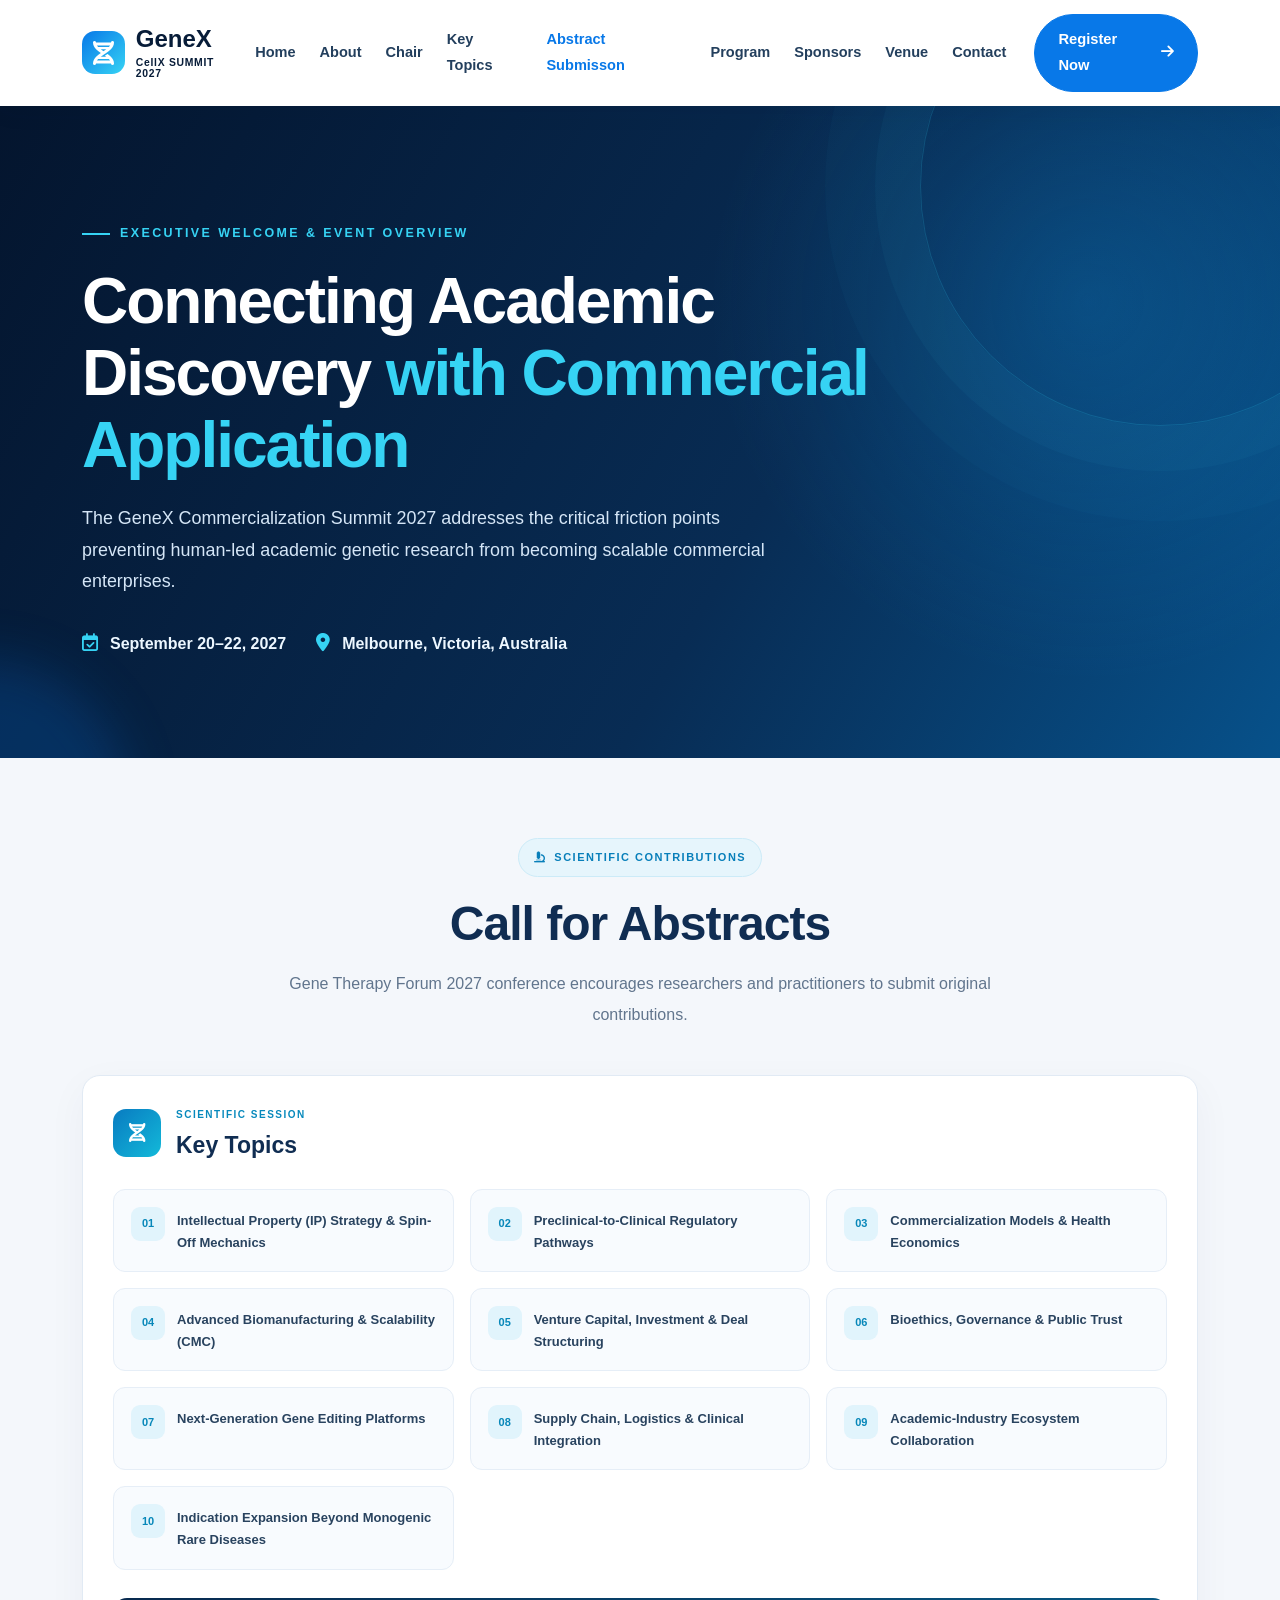
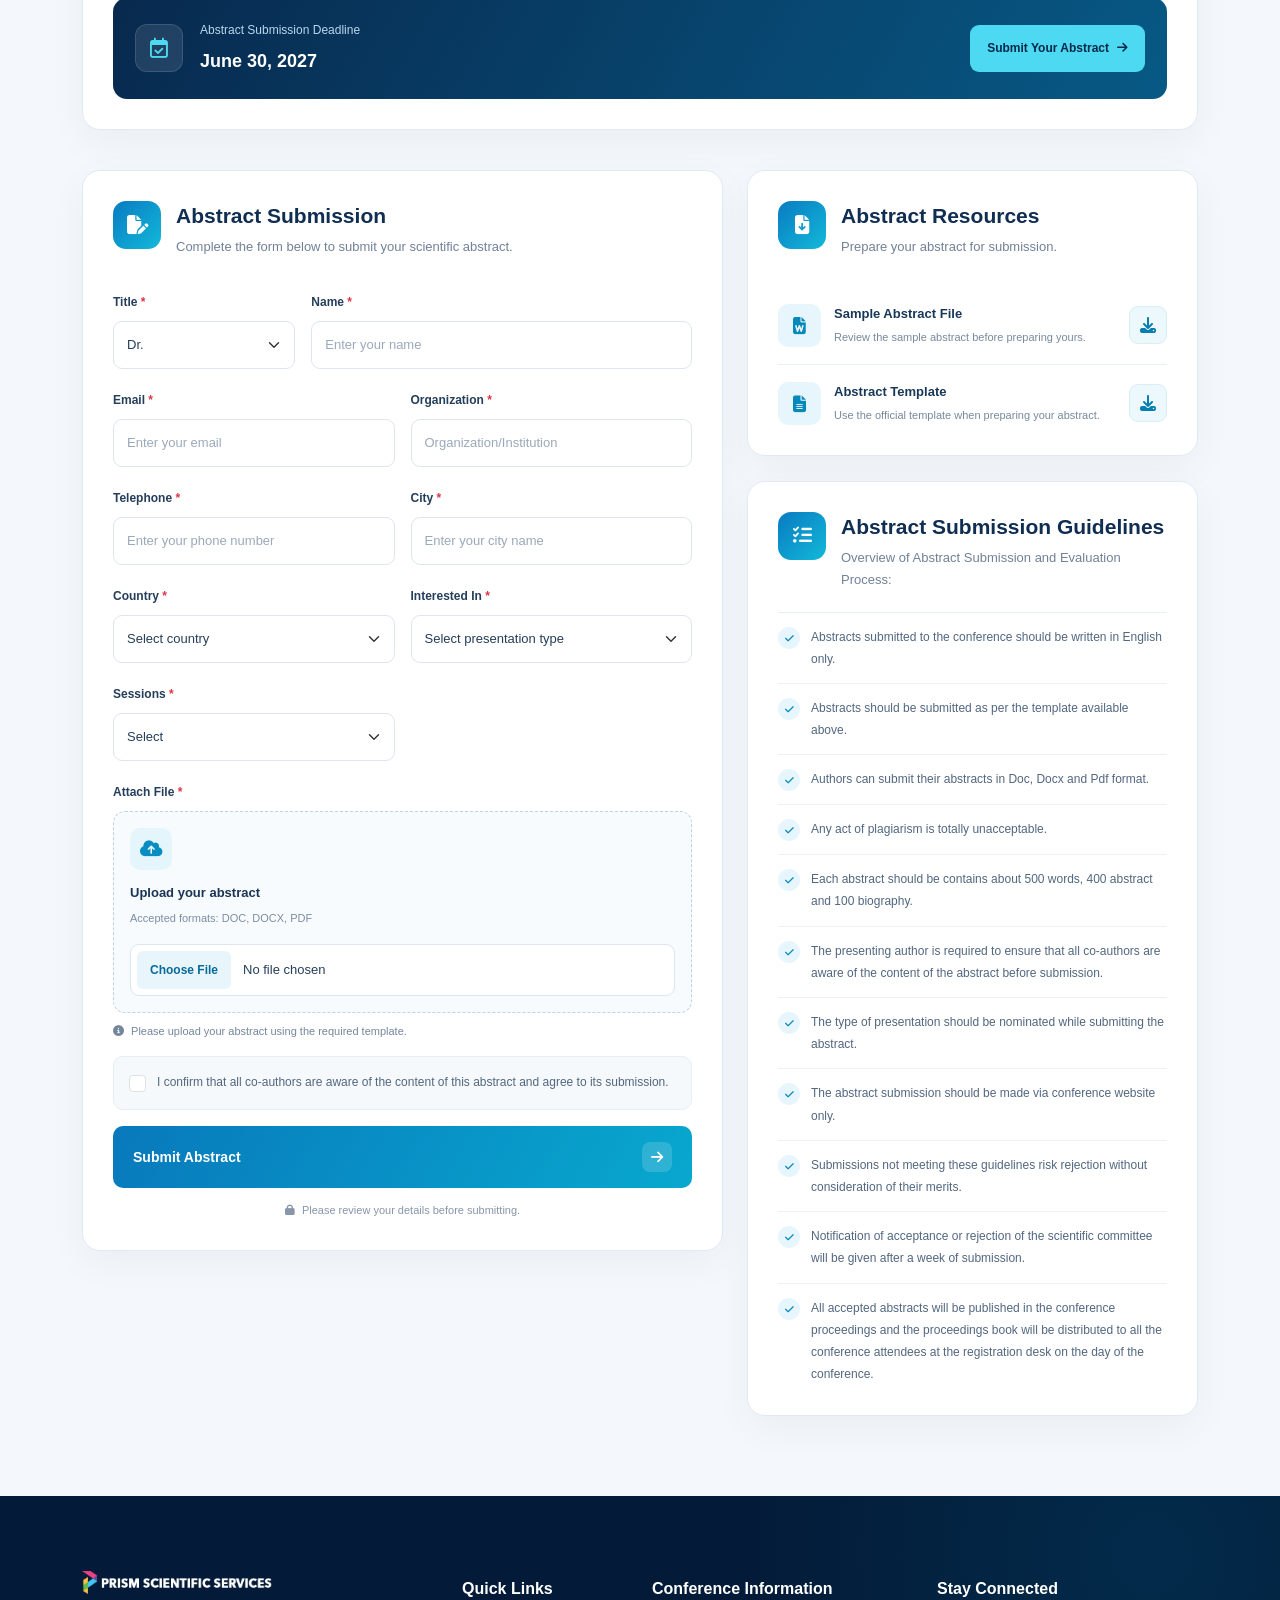
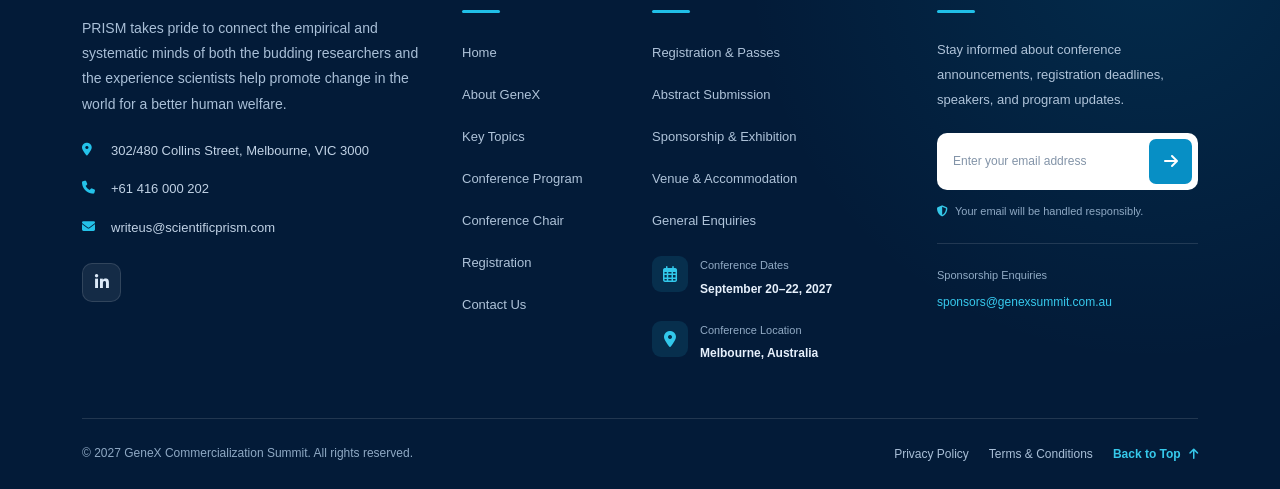
<file: abstract-submission.html>
<!doctype html>
<html lang="en">
  <head>
    <meta charset="UTF-8" />
    <meta name="viewport" content="width=device-width, initial-scale=1.0" />
    <meta
      name="description"
      content="Discover the vision behind GeneX CellX Summit 2027, connecting academic discovery with commercial application."
    />
    <title>About Us | GeneX CellX Summit 2027</title>

    <link
      href="https://cdn.jsdelivr.net/npm/bootstrap@5.3.3/dist/css/bootstrap.min.css"
      rel="stylesheet"
    />
    <link
      href="https://cdnjs.cloudflare.com/ajax/libs/font-awesome/6.5.2/css/all.min.css"
      rel="stylesheet"
    />

    <link rel="stylesheet" href="./assets/css/style.css">

    <style>
      :root {
        --gx-navy: #071c38;
        --gx-blue: #0878e8;
        --gx-cyan: #36d3f4;
        --gx-light: #f2f8ff;
        --gx-text: #40536b;
      }

      * {
        box-sizing: border-box;
      }

      html {
        scroll-behavior: smooth;
        scroll-padding-top: 85px;
      }

      body {
        margin: 0;
        font-family: Inter, "Segoe UI", Arial, sans-serif;
        color: var(--gx-text);
        line-height: 1.75;
        background: #fff;
      }

      /* Navigation */
      .gx-navbar {
        background: #fff;
        padding: 14px 0;
        box-shadow: 0 4px 24px rgba(7, 28, 56, 0.07);
      }

      .gx-brand {
        display: flex;
        /* width: 50px; */
        align-items: center;
        gap: 11px;
        color: var(--gx-navy);
        font-size: 1.5rem;
        font-weight: 800;
        line-height: 1.1;
        text-decoration: none;
      }

      .gx-brand-icon {
        width: 43px;
        height: 43px;
        display: grid;
        place-items: center;
        color: #fff;
        border-radius: 13px;
        background: linear-gradient(135deg, var(--gx-blue), var(--gx-cyan));
      }

      .gx-brand small {
        display: block;
        margin-top: 4px;
        font-size: 0.65rem;
        letter-spacing: 0.7px;
        font-weight: 700;
      }

      .gx-navbar .nav-link {
        color: #233f5d;
        font-size: 0.91rem;
        font-weight: 650;
        padding: 10px 12px !important;
      }

      .gx-navbar .nav-link:hover,
      .gx-navbar .nav-link.active {
        color: var(--gx-blue);
      }

      .gx-btn {
        display: inline-flex;
        align-items: center;
        justify-content: center;
        gap: 10px;
        padding: 12px 23px;
        border: 1px solid var(--gx-blue);
        border-radius: 50px;
        background: var(--gx-blue);
        color: #fff;
        font-size: 0.92rem;
        font-weight: 700;
        text-decoration: none;
        transition: 0.25s ease;
      }

      .gx-btn:hover {
        background: #0562c1;
        border-color: #0562c1;
        color: #fff;
        transform: translateY(-2px);
      }

      /* About hero */
      .about-hero {
        position: relative;
        isolation: isolate;
        overflow: hidden;
        padding: 110px 0 100px;
        color: #fff;
        background:
          radial-gradient(
            circle at 85% 30%,
            rgba(17, 143, 220, 0.25),
            transparent 32%
          ),
          linear-gradient(120deg, #04152e 0%, #082c54 60%, #07518a 100%);
      }

      .about-hero::before {
        content: "";
        position: absolute;
        z-index: -1;
        width: 480px;
        height: 480px;
        right: -120px;
        top: -160px;
        border: 1px solid rgba(54, 211, 244, 0.18);
        border-radius: 50%;
        box-shadow:
          0 0 0 45px rgba(54, 211, 244, 0.035),
          0 0 0 95px rgba(54, 211, 244, 0.025);
      }

      .about-hero::after {
        content: "";
        position: absolute;
        z-index: -1;
        width: 300px;
        height: 300px;
        left: -170px;
        bottom: -200px;
        border-radius: 50%;
        background: rgba(8, 120, 232, 0.2);
        filter: blur(25px);
      }

      .gx-eyebrow {
        display: inline-flex;
        align-items: center;
        gap: 10px;
        color: var(--gx-cyan);
        font-size: 0.78rem;
        font-weight: 800;
        letter-spacing: 2.4px;
        text-transform: uppercase;
      }

      .gx-eyebrow::before {
        content: "";
        width: 28px;
        height: 2px;
        background: currentColor;
      }

      .about-hero h1 {
        max-width: 850px;
        margin: 22px 0;
        font-size: clamp(2.5rem, 5vw, 4.5rem);
        font-weight: 850;
        letter-spacing: -2px;
        line-height: 1.12;
      }

      .about-hero h1 span {
        color: var(--gx-cyan);
      }

      .about-hero .hero-description {
        max-width: 720px;
        color: #d5e6f7;
        font-size: 1.12rem;
      }

      .hero-meta {
        display: flex;
        flex-wrap: wrap;
        gap: 15px 30px;
        margin-top: 32px;
      }

      .hero-meta-item {
        display: flex;
        align-items: center;
        gap: 12px;
        color: #edf7ff;
        font-weight: 600;
      }

      .hero-meta-item i {
        color: var(--gx-cyan);
        font-size: 1.15rem;
      }

      /* Main content */
      .about-content {
        padding: 95px 0;
        background: #fff;
      }

      .gx-section-label {
        margin-bottom: 14px;
        color: var(--gx-blue);
        font-size: 0.76rem;
        font-weight: 850;
        letter-spacing: 2px;
        text-transform: uppercase;
      }

      .gx-heading {
        margin-bottom: 25px;
        color: var(--gx-navy);
        font-size: clamp(2rem, 3.5vw, 3rem);
        font-weight: 850;
        letter-spacing: -1.2px;
        line-height: 1.2;
      }

      .gx-heading span {
        color: var(--gx-blue);
      }

      .gx-copy p {
        margin-bottom: 20px;
        font-size: 1.02rem;
        line-height: 1.9;
      }

      .gx-visual {
        position: relative;
        min-height: 450px;
        height: 100%;
        overflow: hidden;
        border-radius: 24px;
        background: #0a315b;
        box-shadow: 0 25px 60px rgba(7, 28, 56, 0.13);
      }

      .gx-visual img {
        position: absolute;
        inset: 0;
        width: 100%;
        height: 100%;
        object-fit: cover;
      }

      .gx-visual::after {
        content: "";
        position: absolute;
        inset: 35% 0 0;
        background: linear-gradient(transparent, rgba(3, 23, 48, 0.95));
      }

      .gx-visual-caption {
        position: absolute;
        z-index: 1;
        right: 22px;
        bottom: 22px;
        left: 22px;
        display: flex;
        align-items: center;
        gap: 16px;
        padding: 20px;
        border: 1px solid rgba(255, 255, 255, 0.17);
        border-radius: 15px;
        color: #fff;
        background: rgba(5, 31, 63, 0.8);
        backdrop-filter: blur(12px);
      }

      .gx-visual-caption i {
        color: var(--gx-cyan);
        font-size: 2rem;
      }

      .gx-visual-caption strong {
        display: block;
        line-height: 1.5;
      }

      .gx-visual-caption span {
        color: #cce3f7;
        font-size: 0.88rem;
      }

      /* Dark impact section */
      .impact-section {
        position: relative;
        overflow: hidden;
        padding: 80px 0;
        color: #fff;
        background: var(--gx-navy);
      }

      .impact-section::before {
        content: "";
        position: absolute;
        width: 420px;
        height: 420px;
        top: -260px;
        right: 8%;
        border: 1px solid rgba(54, 211, 244, 0.18);
        border-radius: 50%;
        box-shadow: 0 0 0 50px rgba(54, 211, 244, 0.025);
      }

      .impact-section .gx-heading {
        color: #fff;
        margin-bottom: 16px;
      }

      .impact-description {
        max-width: 750px;
        margin: 0 auto;
        color: #c8d9eb;
        font-size: 1.06rem;
      }

      .impact-icon {
        display: grid;
        place-items: center;
        width: 65px;
        height: 65px;
        margin: 0 auto 20px;
        border: 1px solid rgba(54, 211, 244, 0.35);
        border-radius: 18px;
        color: var(--gx-cyan);
        background: rgba(54, 211, 244, 0.08);
        font-size: 1.6rem;
      }

      /* Event information */
      .event-info {
        padding: 65px 0;
        background: var(--gx-light);
      }

      .event-info-card {
        display: flex;
        align-items: center;
        gap: 20px;
        height: 100%;
        padding: 27px;
        border: 1px solid #e0ebf7;
        border-radius: 18px;
        background: #fff;
        transition:
          transform 0.25s,
          box-shadow 0.25s;
      }

      .event-info-card:hover {
        transform: translateY(-4px);
        box-shadow: 0 15px 35px rgba(7, 28, 56, 0.07);
      }

      .event-info-icon {
        display: grid;
        place-items: center;
        flex-shrink: 0;
        width: 58px;
        height: 58px;
        border-radius: 16px;
        color: var(--gx-blue);
        background: #e9f4ff;
        font-size: 1.45rem;
      }

      .event-info-card h3 {
        margin-bottom: 5px;
        color: var(--gx-navy);
        font-size: 0.83rem;
        font-weight: 800;
        letter-spacing: 1px;
        text-transform: uppercase;
      }

      .event-info-card p {
        margin: 0;
        color: #405875;
        font-weight: 650;
      }

      /* Footer */
      .gx-footer {
        padding: 30px 0;
        color: #bdcfe3;
        background: #031126;
        font-size: 0.88rem;
      }

      .gx-footer-brand {
        color: #fff;
        font-weight: 800;
        font-size: 1.1rem;
      }

      .gx-footer a {
        color: #d5e8fb;
        text-decoration: none;
      }

      .gx-footer a:hover {
        color: var(--gx-cyan);
      }

      @media (max-width: 991.98px) {
        .about-hero {
          padding: 90px 0 75px;
        }

        .about-content {
          padding: 70px 0;
        }

        .gx-visual {
          min-height: 390px;
        }

        .gx-navbar .navbar-collapse {
          padding-top: 15px;
        }
      }

      @media (max-width: 575.98px) {
        .gx-brand {
          font-size: 1.2rem;
        }

        .gx-brand small {
          font-size: 0.58rem;
        }

        .about-hero {
          padding: 75px 0 65px;
        }

        .about-hero h1 {
          letter-spacing: -1px;
        }

        .hero-meta {
          flex-direction: column;
          gap: 14px;
        }

        .about-content {
          padding: 55px 0;
        }

        .gx-visual {
          min-height: 340px;
          border-radius: 18px;
        }

        .impact-section {
          padding: 60px 0;
        }

        .event-info {
          padding: 45px 0;
        }

        .event-info-card {
          padding: 20px;
        }
      }

      @media (prefers-reduced-motion: reduce) {
        html {
          scroll-behavior: auto;
        }

        *,
        *::before,
        *::after {
          transition-duration: 0.01ms !important;
        }
      }

      
/* ==========================================
   GENE THERAPY FORUM 2027
   ABSTRACT SUBMISSION PAGE
   ========================================== */

.gtf-abstract-section {
    padding: 80px 0;
    color: #173253;
    background: #f4f7fb;
    font-family: inherit;
}

.gtf-abstract-section * {
    box-sizing: border-box;
}

/* Page heading */

.gtf-page-heading {
    max-width: 850px;
    margin: 0 auto 45px;
}

.gtf-section-label {
    display: inline-flex;
    align-items: center;
    padding: 9px 15px;
    margin-bottom: 18px;
    color: #087fba;
    background: #e6f5fc;
    border: 1px solid #ccebf8;
    border-radius: 50px;
    font-size: 11px;
    font-weight: 800;
    letter-spacing: 1.5px;
}

.gtf-page-heading h1 {
    margin: 0 0 17px;
    color: #102d52;
    font-size: clamp(32px, 4vw, 48px);
    font-weight: 850;
    line-height: 1.2;
    letter-spacing: -1px;
}

.gtf-page-heading > p {
    max-width: 720px;
    margin: 0 auto;
    color: #61758d;
    font-size: 16px;
    line-height: 1.9;
}

/* Shared cards */

.gtf-topics-card,
.gtf-form-card,
.gtf-resources-card,
.gtf-guidelines-card {
    padding: 30px;
    background: #fff;
    border: 1px solid #e1eaf4;
    border-radius: 18px;
    box-shadow: 0 12px 40px rgba(16, 45, 82, 0.045);
}

/* Section card headings */

.gtf-topics-heading,
.gtf-card-heading {
    display: flex;
    align-items: center;
    gap: 15px;
    margin-bottom: 28px;
}

.gtf-heading-icon {
    display: flex;
    align-items: center;
    justify-content: center;
    width: 48px;
    height: 48px;
    flex-shrink: 0;
    color: #fff;
    background: linear-gradient(135deg, #087bc1, #13b9d9);
    border-radius: 13px;
    font-size: 19px;
}

.gtf-topics-heading > div:last-child > span {
    display: block;
    margin-bottom: 5px;
    color: #0789bc;
    font-size: 10px;
    font-weight: 800;
    letter-spacing: 1.5px;
}

.gtf-topics-heading h2,
.gtf-card-heading h2 {
    margin: 0;
    color: #102d52;
    font-size: 23px;
    font-weight: 800;
    line-height: 1.4;
}

.gtf-card-heading {
    align-items: flex-start;
}

.gtf-card-heading h2 {
    font-size: 21px;
}

.gtf-card-heading p {
    margin: 6px 0 0;
    color: #718197;
    font-size: 13px;
    line-height: 1.7;
}

/* Key topic cards */

.gtf-topic-item {
    display: flex;
    align-items: flex-start;
    gap: 12px;
    height: 100%;
    min-height: 80px;
    padding: 17px;
    background: #f8fbfe;
    border: 1px solid #e6eef7;
    border-radius: 12px;
    transition:
        transform 0.25s ease,
        background 0.25s ease,
        border-color 0.25s ease,
        box-shadow 0.25s ease;
}

.gtf-topic-item:hover {
    background: #eef9fe;
    border-color: #bde9f7;
    box-shadow: 0 8px 20px rgba(7, 127, 186, 0.07);
    transform: translateY(-3px);
}

.gtf-topic-number {
    display: flex;
    align-items: center;
    justify-content: center;
    width: 34px;
    height: 34px;
    flex-shrink: 0;
    color: #0787b9;
    background: #e1f4fc;
    border-radius: 9px;
    font-size: 11px;
    font-weight: 850;
}

.gtf-topic-item > span:last-child {
    padding-top: 3px;
    color: #29435f;
    font-size: 13px;
    font-weight: 700;
    line-height: 1.7;
}

/* Submission deadline */

.gtf-deadline-banner {
    display: flex;
    align-items: center;
    gap: 17px;
    padding: 22px;
    margin-top: 28px;
    color: #fff;
    background: linear-gradient(120deg, #08294e, #075985);
    border-radius: 14px;
}

.gtf-deadline-icon {
    display: flex;
    align-items: center;
    justify-content: center;
    width: 48px;
    height: 48px;
    flex-shrink: 0;
    color: #4dd9f2;
    background: rgba(255, 255, 255, 0.1);
    border: 1px solid rgba(255, 255, 255, 0.12);
    border-radius: 12px;
    font-size: 20px;
}

.gtf-deadline-text {
    display: flex;
    flex: 1;
    flex-direction: column;
    gap: 5px;
}

.gtf-deadline-text span {
    color: #b9d7ec;
    font-size: 12px;
}

.gtf-deadline-text strong {
    color: #fff;
    font-size: 18px;
    font-weight: 800;
}

.gtf-deadline-button {
    display: inline-flex;
    align-items: center;
    justify-content: center;
    padding: 13px 17px;
    color: #062849;
    background: #4dd9f2;
    border-radius: 9px;
    font-size: 12px;
    font-weight: 800;
    text-decoration: none;
    transition: background 0.25s ease;
}

.gtf-deadline-button:hover {
    color: #062849;
    background: #fff;
}

/* Form labels */

.gtf-form-card {
    margin-bottom: 25px;
}

.gtf-abstract-section .form-label {
    margin-bottom: 8px;
    color: #243e5b;
    font-size: 12px;
    font-weight: 750;
}

.gtf-abstract-section .form-control,
.gtf-abstract-section .form-select {
    min-height: 48px;
    padding: 11px 13px;
    color: #263e59;
    background-color: #fff;
    border: 1px solid #dce6f0;
    border-radius: 9px;
    box-shadow: none;
    font-size: 13px;
    transition:
        border-color 0.2s ease,
        box-shadow 0.2s ease;
}

.gtf-abstract-section .form-control::placeholder {
    color: #9aa9ba;
}

.gtf-abstract-section .form-control:focus,
.gtf-abstract-section .form-select:focus {
    border-color: #129dce;
    box-shadow: 0 0 0 3px rgba(18, 157, 206, 0.12);
}

.gtf-abstract-section input[type="file"].form-control {
    height: auto;
    padding: 10px;
}

.gtf-abstract-section input[type="file"]::file-selector-button {
    margin: -4px 12px -4px -4px;
    padding: 10px 13px;
    color: #086a9b;
    background: #e8f6fc;
    border: 0;
    border-radius: 6px;
    font-size: 12px;
    font-weight: 700;
    cursor: pointer;
}

/* File upload */

.gtf-upload-box {
    padding: 16px;
    background: #f8fbfe;
    border: 1px dashed #b9d4e8;
    border-radius: 12px;
}

.gtf-upload-icon {
    display: inline-flex;
    align-items: center;
    justify-content: center;
    width: 42px;
    height: 42px;
    margin-bottom: 12px;
    color: #078dc2;
    background: #e4f6fc;
    border-radius: 10px;
    font-size: 18px;
}

.gtf-upload-content {
    display: flex;
    flex-direction: column;
    gap: 5px;
    margin-bottom: 15px;
}

.gtf-upload-content strong {
    color: #1a3555;
    font-size: 13px;
}

.gtf-upload-content span {
    color: #7c8ea3;
    font-size: 11px;
}

.gtf-file-note {
    margin-top: 9px;
    color: #74869b;
    font-size: 11px;
    line-height: 1.7;
}

/* Consent */

.gtf-consent-box {
    display: flex;
    align-items: flex-start;
    gap: 11px;
    padding: 15px;
    background: #f6f9fc;
    border: 1px solid #e5edf5;
    border-radius: 10px;
}

.gtf-consent-box .form-check-input {
    width: 17px;
    height: 17px;
    flex-shrink: 0;
    margin-top: 3px;
    cursor: pointer;
}

.gtf-consent-box .form-check-input:checked {
    background-color: #078fbd;
    border-color: #078fbd;
}

.gtf-consent-box label {
    color: #52677e;
    font-size: 12px;
    line-height: 1.8;
    cursor: pointer;
}

/* Submit button */

.gtf-submit-button {
    display: flex;
    align-items: center;
    justify-content: space-between;
    gap: 15px;
    width: 100%;
    padding: 16px 20px;
    color: #fff;
    background: linear-gradient(120deg, #0879bc, #08a8ce);
    border: 0;
    border-radius: 10px;
    font-size: 14px;
    font-weight: 800;
    cursor: pointer;
    transition:
        transform 0.25s ease,
        box-shadow 0.25s ease;
}

.gtf-submit-button:hover {
    color: #fff;
    box-shadow: 0 8px 22px rgba(8, 143, 194, 0.2);
    transform: translateY(-2px);
}

.gtf-submit-button i {
    display: inline-flex;
    align-items: center;
    justify-content: center;
    width: 30px;
    height: 30px;
    background: rgba(255, 255, 255, 0.16);
    border-radius: 8px;
}

.gtf-submit-note {
    margin: 13px 0 0;
    color: #8796a8;
    font-size: 11px;
    text-align: center;
}

/* Resources */

.gtf-resources-card {
    margin-bottom: 25px;
}

.gtf-resource-item {
    display: flex;
    align-items: center;
    gap: 13px;
    padding: 17px 0;
    border-bottom: 1px solid #e9eff6;
}

.gtf-resource-item:last-child {
    padding-bottom: 0;
    border-bottom: 0;
}

.gtf-resource-icon {
    display: flex;
    align-items: center;
    justify-content: center;
    width: 43px;
    height: 43px;
    flex-shrink: 0;
    color: #0788ba;
    background: #e6f6fc;
    border-radius: 10px;
    font-size: 17px;
}

.gtf-resource-info {
    flex: 1;
    min-width: 0;
}

.gtf-resource-info h3 {
    margin: 0 0 5px;
    color: #193858;
    font-size: 13px;
    font-weight: 800;
    line-height: 1.5;
}

.gtf-resource-info p {
    margin: 0;
    color: #78899d;
    font-size: 11px;
    line-height: 1.7;
}

.gtf-download-button {
    display: flex;
    align-items: center;
    justify-content: center;
    width: 38px;
    height: 38px;
    flex-shrink: 0;
    color: #087db0;
    background: #edf8fd;
    border: 1px solid #d9edf8;
    border-radius: 9px;
    text-decoration: none;
    transition:
        color 0.2s ease,
        background 0.2s ease;
}

.gtf-download-button:hover {
    color: #fff;
    background: #078dc2;
}

/* Guidelines */

.gtf-guidelines-card .gtf-card-heading {
    margin-bottom: 20px;
}

.gtf-guidelines-list {
    border-top: 1px solid #e8eef5;
}

.gtf-guideline-item {
    display: flex;
    align-items: flex-start;
    gap: 11px;
    padding: 13px 0;
    border-bottom: 1px solid #edf1f6;
}

.gtf-guideline-item:last-child {
    padding-bottom: 0;
    border-bottom: 0;
}

.gtf-guideline-check {
    display: flex;
    align-items: center;
    justify-content: center;
    width: 22px;
    height: 22px;
    flex-shrink: 0;
    margin-top: 1px;
    color: #0789ba;
    background: #e7f6fc;
    border-radius: 50%;
    font-size: 10px;
}

.gtf-guideline-item p {
    margin: 0;
    color: #52677f;
    font-size: 12px;
    line-height: 1.85;
}

/* Tablet */

@media (max-width: 991.98px) {
    .gtf-abstract-section {
        padding: 60px 0;
    }

    .gtf-topics-card,
    .gtf-form-card,
    .gtf-resources-card,
    .gtf-guidelines-card {
        padding: 24px;
    }

    .gtf-deadline-banner {
        flex-wrap: wrap;
    }

    .gtf-deadline-button {
        margin-left: 65px;
    }
}

/* Mobile */

@media (max-width: 575.98px) {
    .gtf-abstract-section {
        padding: 42px 0;
    }

    .gtf-page-heading {
        margin-bottom: 30px;
    }

    .gtf-page-heading h1 {
        font-size: 32px;
        letter-spacing: -0.5px;
    }

    .gtf-page-heading > p {
        font-size: 14px;
    }

    .gtf-topics-card,
    .gtf-form-card,
    .gtf-resources-card,
    .gtf-guidelines-card {
        padding: 19px;
        border-radius: 14px;
    }

    .gtf-topics-heading,
    .gtf-card-heading {
        gap: 12px;
    }

    .gtf-heading-icon {
        width: 42px;
        height: 42px;
        font-size: 16px;
    }

    .gtf-topics-heading h2,
    .gtf-card-heading h2 {
        font-size: 19px;
    }

    .gtf-topic-item {
        min-height: 65px;
        padding: 13px;
    }

    .gtf-topic-item > span:last-child {
        font-size: 12px;
    }

    .gtf-deadline-banner {
        align-items: flex-start;
        gap: 12px;
        padding: 17px;
    }

    .gtf-deadline-icon {
        width: 40px;
        height: 40px;
        font-size: 17px;
    }

    .gtf-deadline-text strong {
        font-size: 16px;
    }

    .gtf-deadline-button {
        justify-content: center;
        width: 100%;
        margin-left: 0;
    }

    .gtf-resource-item {
        gap: 10px;
    }

    .gtf-resource-icon {
        width: 36px;
        height: 36px;
        font-size: 15px;
    }

    .gtf-download-button {
        width: 34px;
        height: 34px;
    }
}

/* Accessibility */

@media (prefers-reduced-motion: reduce) {
    .gtf-abstract-section *,
    .gtf-abstract-section *::before,
    .gtf-abstract-section *::after {
        scroll-behavior: auto !important;
        transition-duration: 0.01ms !important;
        animation-duration: 0.01ms !important;
    }
}
    </style>
  </head>

  <body>
    <!-- Navigation -->
    <nav class="navbar navbar-expand-lg gx-navbar sticky-top">
      <div class="container">
        <a class="gx-brand" href="index.html" aria-label="GeneX Summit home">
          <span class="gx-brand-icon">
            <i class="fa-solid fa-dna"></i>
          </span>
          <span>
            GeneX
            <small>CellX SUMMIT 2027</small>
          </span>
                    <!-- <span>  <img src="assets/prism_logo_dark.png" alt="" srcset="" style="width: 579%;"> </span>   -->

        </a>

        <button
          class="navbar-toggler"
          type="button"
          data-bs-toggle="collapse"
          data-bs-target="#gxNavigation"
          aria-controls="gxNavigation"
          aria-expanded="false"
          aria-label="Toggle navigation"
        >
          <span class="navbar-toggler-icon"></span>
        </button>

        <div class="collapse navbar-collapse" id="gxNavigation">
          <ul class="navbar-nav ms-auto align-items-lg-center">
            <li class="nav-item">
              <a class="nav-link" href="index.html">Home</a>
            </li>

            <li class="nav-item">
              <a class="nav-link " href="about.html" aria-current="page"
                >About</a
              >
            </li>
               <li class="nav-item">
              <a class="nav-link" href="chair.html">Chair</a>
            </li>
            <li class="nav-item">
              <a class="nav-link" href="key-topics.html">Key Topics</a>
            </li>
          <li class="nav-item">
              <a class="nav-link active" href="abstract-submission.html">Abstract Submisson</a>
            </li>
            <li class="nav-item">
              <a class="nav-link" href="program.html">Program</a>
            </li>
                <li class="nav-item">
              <a class="nav-link" href="sponsors.html">Sponsors</a>
            </li>
            <li class="nav-item">
              <a class="nav-link " href="venue.html">Venue</a>
            </li>
            <li class="nav-item">
              <a class="nav-link" href="contact.html">Contact</a>
            </li>
            <li class="nav-item ms-lg-3 mt-2 mt-lg-0">
              <a class="gx-btn" href="registration_form.html">
                Register Now <i class="fa-solid fa-arrow-right"></i>
              </a>
            </li>
          </ul>
        </div>
      </div>
    </nav>

    <!-- Hero -->
    <header class="about-hero">
      <div class="container">
        <div class="gx-eyebrow">Executive Welcome &amp; Event Overview</div>

        <h1>
          Connecting Academic Discovery
          <span>with Commercial Application</span>
        </h1>

        <p class="hero-description">
          The GeneX Commercialization Summit 2027 addresses the critical
          friction points preventing human-led academic genetic research from
          becoming scalable commercial enterprises.
        </p>

        <div class="hero-meta">
          <div class="hero-meta-item">
            <i class="fa-regular fa-calendar-check"></i>
            <span>September 20–22, 2027</span>
          </div>

          <div class="hero-meta-item">
            <i class="fa-solid fa-location-dot"></i>
            <span>Melbourne, Victoria, Australia</span>
          </div>
        </div>
      </div>
    </header>


    <main>

<!-- ==========================================
     GENE THERAPY FORUM 2027
     ABSTRACT SUBMISSION SECTION
     Bootstrap 5
=========================================== -->

<section class="gtf-abstract-section" id="abstract-submission">

    <div class="container">

        <!-- PAGE HEADER -->
        <div class="gtf-page-heading text-center">

            <span class="gtf-section-label">
                <i class="fa-solid fa-microscope me-2"></i>
                SCIENTIFIC CONTRIBUTIONS
            </span>

            <h1>Call for Abstracts</h1>

            <p>
                Gene Therapy Forum 2027 conference encourages researchers
                and practitioners to submit original contributions.
            </p>

        </div>


        <!-- KEY TOPICS -->
        <div class="gtf-topics-card">

            <div class="gtf-topics-heading">
                <div class="gtf-heading-icon">
                    <i class="fa-solid fa-dna"></i>
                </div>

                <div>
                    <span>SCIENTIFIC SESSION</span>
                    <h2>Key Topics</h2>
                </div>
            </div>


            <div class="row g-3">

                <div class="col-lg-4 col-md-6">
                    <div class="gtf-topic-item">
                        <span class="gtf-topic-number">01</span>
                        <span>Intellectual Property (IP) Strategy & Spin-Off Mechanics</span>
                    </div>
                </div>

                <div class="col-lg-4 col-md-6">
                    <div class="gtf-topic-item">
                        <span class="gtf-topic-number">02</span>
                        <span>Preclinical-to-Clinical Regulatory Pathways</span>
                    </div>
                </div>

                <div class="col-lg-4 col-md-6">
                    <div class="gtf-topic-item">
                        <span class="gtf-topic-number">03</span>
                        <span>Commercialization Models & Health Economics</span>
                    </div>
                </div>

                <div class="col-lg-4 col-md-6">
                    <div class="gtf-topic-item">
                        <span class="gtf-topic-number">04</span>
                        <span>Advanced Biomanufacturing & Scalability (CMC)</span>
                    </div>
                </div>

                <div class="col-lg-4 col-md-6">
                    <div class="gtf-topic-item">
                        <span class="gtf-topic-number">05</span>
                        <span>Venture Capital, Investment & Deal Structuring</span>
                    </div>
                </div>

                <div class="col-lg-4 col-md-6">
                    <div class="gtf-topic-item">
                        <span class="gtf-topic-number">06</span>
                        <span>Bioethics, Governance & Public Trust</span>
                    </div>
                </div>

                <div class="col-lg-4 col-md-6">
                    <div class="gtf-topic-item">
                        <span class="gtf-topic-number">07</span>
                        <span>Next-Generation Gene Editing Platforms</span>
                    </div>
                </div>

                <div class="col-lg-4 col-md-6">
                    <div class="gtf-topic-item">
                        <span class="gtf-topic-number">08</span>
                        <span>Supply Chain, Logistics & Clinical Integration</span>
                    </div>
                </div>

                <div class="col-lg-4 col-md-6">
                    <div class="gtf-topic-item">
                        <span class="gtf-topic-number">09</span>
                        <span>Academic-Industry Ecosystem Collaboration</span>
                    </div>
                </div>

                <div class="col-lg-4 col-md-6">
                    <div class="gtf-topic-item">
                        <span class="gtf-topic-number">10</span>
                        <span>Indication Expansion Beyond Monogenic Rare Diseases</span>
                    </div>
                </div>

            </div>


            <!-- DEADLINE -->
            <div class="gtf-deadline-banner">

                <div class="gtf-deadline-icon">
                    <i class="fa-regular fa-calendar-check"></i>
                </div>

                <div class="gtf-deadline-text">
                    <span>Abstract Submission Deadline</span>
                    <strong>June 30, 2027</strong>
                </div>

                <a href="#gtf-abstract-form" class="gtf-deadline-button">
                    Submit Your Abstract
                    <i class="fa-solid fa-arrow-right ms-2"></i>
                </a>

            </div>

        </div>


        <!-- MAIN CONTENT GRID -->
        <div class="row g-4 align-items-start mt-3">

            <!-- ABSTRACT SUBMISSION FORM -->
            <div class="col-lg-7" id="gtf-abstract-form">

                <div class="gtf-form-card">

                    <div class="gtf-card-heading">

                        <div class="gtf-heading-icon">
                            <i class="fa-solid fa-file-pen"></i>
                        </div>

                        <div>
                            <h2>Abstract Submission</h2>
                            <p>
                                Complete the form below to submit your
                                scientific abstract.
                            </p>
                        </div>

                    </div>


                    <form id="gtfAbstractForm"
                          action="abstract_submission_process.php"
                          method="post"
                          enctype="multipart/form-data">

                        <!-- TITLE -->
                        <div class="row g-3">

                            <div class="col-md-4">
                                <label for="gtf-title" class="form-label">
                                    Title <span class="text-danger">*</span>
                                </label>

                                <select class="form-select"
                                        name="title"
                                        id="gtf-title"
                                        required>

                                    <option value="Dr." selected>Dr.</option>
                                    <option value="Prof.">Prof.</option>
                                    <option value="Mr.">Mr.</option>
                                    <option value="Ms.">Ms.</option>
                                    <option value="Mrs.">Mrs.</option>
                                    <option value="Other">Other</option>

                                </select>
                            </div>


                            <!-- NAME -->
                            <div class="col-md-8">
                                <label for="gtf-name" class="form-label">
                                    Name <span class="text-danger">*</span>
                                </label>

                                <input type="text"
                                       class="form-control"
                                       name="name"
                                       id="gtf-name"
                                       placeholder="Enter your name"
                                       autocomplete="name"
                                       required>
                            </div>


                            <!-- EMAIL -->
                            <div class="col-md-6">
                                <label for="gtf-email" class="form-label">
                                    Email <span class="text-danger">*</span>
                                </label>

                                <input type="email"
                                       class="form-control"
                                       name="email"
                                       id="gtf-email"
                                       placeholder="Enter your email"
                                       autocomplete="email"
                                       required>
                            </div>


                            <!-- ORGANIZATION -->
                            <div class="col-md-6">
                                <label for="gtf-organization" class="form-label">
                                    Organization
                                    <span class="text-danger">*</span>
                                </label>

                                <input type="text"
                                       class="form-control"
                                       name="organization"
                                       id="gtf-organization"
                                       placeholder="Organization/Institution"
                                       required>
                            </div>


                            <!-- TELEPHONE -->
                            <div class="col-md-6">
                                <label for="gtf-telephone" class="form-label">
                                    Telephone
                                    <span class="text-danger">*</span>
                                </label>

                                <input type="tel"
                                       class="form-control"
                                       name="telephone"
                                       id="gtf-telephone"
                                       placeholder="Enter your phone number"
                                       autocomplete="tel"
                                       required>
                            </div>


                            <!-- CITY -->
                            <div class="col-md-6">
                                <label for="gtf-city" class="form-label">
                                    City <span class="text-danger">*</span>
                                </label>

                                <input type="text"
                                       class="form-control"
                                       name="city"
                                       id="gtf-city"
                                       placeholder="Enter your city name"
                                       autocomplete="address-level2"
                                       required>
                            </div>


                            <!-- COUNTRY -->
                            <div class="col-md-6">
                                <label for="gtf-country" class="form-label">
                                    Country <span class="text-danger">*</span>
                                </label>

                                <select class="form-select"
                                        name="country"
                                        id="gtf-country"
                                        required>

                                    <option value="" selected disabled>
                                        Select country
                                    </option>

                                    <option>Australia</option>
                                    <option>Austria</option>
                                    <option>Bangladesh</option>
                                    <option>Belgium</option>
                                    <option>Brazil</option>
                                    <option>Canada</option>
                                    <option>China</option>
                                    <option>Denmark</option>
                                    <option>Egypt</option>
                                    <option>Finland</option>
                                    <option>France</option>
                                    <option>Germany</option>
                                    <option>Ghana</option>
                                    <option>Hong Kong</option>
                                    <option>India</option>
                                    <option>Indonesia</option>
                                    <option>Iran</option>
                                    <option>Iraq</option>
                                    <option>Ireland</option>
                                    <option>Israel</option>
                                    <option>Italy</option>
                                    <option>Japan</option>
                                    <option>Kenya</option>
                                    <option>Malaysia</option>
                                    <option>Mexico</option>
                                    <option>Morocco</option>
                                    <option>Nepal</option>
                                    <option>Netherlands</option>
                                    <option>New Zealand</option>
                                    <option>Nigeria</option>
                                    <option>Norway</option>
                                    <option>Pakistan</option>
                                    <option>Philippines</option>
                                    <option>Poland</option>
                                    <option>Portugal</option>
                                    <option>Qatar</option>
                                    <option>Saudi Arabia</option>
                                    <option>Singapore</option>
                                    <option>South Africa</option>
                                    <option>South Korea</option>
                                    <option>Spain</option>
                                    <option>Sri Lanka</option>
                                    <option>Sweden</option>
                                    <option>Switzerland</option>
                                    <option>Thailand</option>
                                    <option>Turkey</option>
                                    <option>Ukraine</option>
                                    <option>United Arab Emirates</option>
                                    <option>United Kingdom</option>
                                    <option>United States</option>
                                    <option>Vietnam</option>

                                    <option>Other</option>

                                </select>
                            </div>


                            <!-- INTERESTED IN -->
                            <div class="col-md-6">
                                <label for="gtf-interest" class="form-label">
                                    Interested In
                                    <span class="text-danger">*</span>
                                </label>

                                <select class="form-select"
                                        name="interested_in"
                                        id="gtf-interest"
                                        required>

                                    <option value="" selected disabled>
                                        Select presentation type
                                    </option>

                                    <option value="Keynote Presentation">
                                        Keynote Presentation
                                    </option>

                                    <option value="Oral Presentation">
                                        Oral Presentation
                                    </option>

                                    <option value="Poster Presentation">
                                        Poster Presentation
                                    </option>

                                </select>
                            </div>


                            <!-- SESSIONS -->
                            <div class="col-md-6">
                                <label for="gtf-session" class="form-label">
                                    Sessions
                                    <span class="text-danger">*</span>
                                </label>

                                <select class="form-select"
                                        name="session"
                                        id="gtf-session"
                                        required>

                                    <option value="" selected disabled>
                                        Select
                                    </option>

                                    <option>Intellectual Property (IP) Strategy & Spin-Off Mechanics</option>
                                    <option>Preclinical-to-Clinical Regulatory Pathways</option>
                                    <option>Commercialization Models & Health Economics</option>
                                    <option>Advanced Biomanufacturing & Scalability (CMC)</option>
                                    <option>Venture Capital, Investment & Deal Structuring</option>
                                    <option>Bioethics, Governance & Public Trust</option>
                                    <option>Next-Generation Gene Editing Platforms</option>
                                    <option>Supply Chain, Logistics & Clinical Integration</option>
                                    <option>Academic-Industry Ecosystem Collaboration</option>
                                    <option>Indication Expansion Beyond Monogenic Rare Diseases</option>

                                </select>
                            </div>


                            <!-- FILE UPLOAD -->
                            <div class="col-12">

                                <label for="gtf-abstract-file" class="form-label">
                                    Attach File
                                    <span class="text-danger">*</span>
                                </label>

                                <div class="gtf-upload-box">

                                    <div class="gtf-upload-icon">
                                        <i class="fa-solid fa-cloud-arrow-up"></i>
                                    </div>

                                    <div class="gtf-upload-content">
                                        <strong>Upload your abstract</strong>
                                        <span>Accepted formats: DOC, DOCX, PDF</span>
                                    </div>

                                    <input type="file"
                                           class="form-control"
                                           name="abstract_file"
                                           id="gtf-abstract-file"
                                           accept=".doc,.docx,.pdf"
                                           required>

                                </div>

                                <div class="gtf-file-note">
                                    <i class="fa-solid fa-circle-info me-1"></i>
                                    Please upload your abstract using the
                                    required template.
                                </div>

                            </div>


                            <!-- AGREEMENT -->
                            <div class="col-12">

                                <div class="gtf-consent-box">

                                    <input type="checkbox"
                                           class="form-check-input"
                                           id="gtf-consent"
                                           name="author_confirmation"
                                           value="1"
                                           required>

                                    <label for="gtf-consent">
                                        I confirm that all co-authors are aware
                                        of the content of this abstract and
                                        agree to its submission.
                                    </label>

                                </div>

                            </div>


                            <!-- SUBMIT -->
                            <div class="col-12">

                                <button type="submit"
                                        class="gtf-submit-button">

                                    <span>Submit Abstract</span>

                                    <i class="fa-solid fa-arrow-right"></i>

                                </button>

                                <p class="gtf-submit-note">
                                    <i class="fa-solid fa-lock me-1"></i>
                                    Please review your details before submitting.
                                </p>

                            </div>

                        </div>

                    </form>

                </div>

            </div>


            <!-- RIGHT COLUMN: TEMPLATES + GUIDELINES -->
            <div class="col-lg-5">

                <!-- DOWNLOAD TEMPLATES -->
                <div class="gtf-resources-card">

                    <div class="gtf-card-heading">

                        <div class="gtf-heading-icon">
                            <i class="fa-solid fa-file-arrow-down"></i>
                        </div>

                        <div>
                            <h2>Abstract Resources</h2>
                            <p>Prepare your abstract for submission.</p>
                        </div>

                    </div>


                    <div class="gtf-resource-item">

                        <div class="gtf-resource-icon">
                            <i class="fa-solid fa-file-word"></i>
                        </div>

                        <div class="gtf-resource-info">
                            <h3>Sample Abstract File</h3>
                            <p>Review the sample abstract before preparing yours.</p>
                        </div>

                        <a href="assets/documents/sample-abstract.docx"
                           class="gtf-download-button"
                           download
                           aria-label="Download sample abstract file">

                            <i class="fa-solid fa-download"></i>

                        </a>

                    </div>


                    <div class="gtf-resource-item">

                        <div class="gtf-resource-icon">
                            <i class="fa-solid fa-file-lines"></i>
                        </div>

                        <div class="gtf-resource-info">
                            <h3>Abstract Template</h3>
                            <p>Use the official template when preparing your abstract.</p>
                        </div>

                        <a href="assets/documents/abstract-template.docx"
                           class="gtf-download-button"
                           download
                           aria-label="Download abstract template">

                            <i class="fa-solid fa-download"></i>

                        </a>

                    </div>

                </div>


                <!-- SUBMISSION GUIDELINES -->
                <div class="gtf-guidelines-card">

                    <div class="gtf-card-heading">

                        <div class="gtf-heading-icon">
                            <i class="fa-solid fa-list-check"></i>
                        </div>

                        <div>
                            <h2>Abstract Submission Guidelines</h2>
                            <p>
                                Overview of Abstract Submission and Evaluation Process:
                            </p>
                        </div>

                    </div>


                    <div class="gtf-guidelines-list">

                        <div class="gtf-guideline-item">
                            <span class="gtf-guideline-check">
                                <i class="fa-solid fa-check"></i>
                            </span>
                            <p>
                                Abstracts submitted to the conference should
                                be written in English only.
                            </p>
                        </div>

                        <div class="gtf-guideline-item">
                            <span class="gtf-guideline-check">
                                <i class="fa-solid fa-check"></i>
                            </span>
                            <p>
                                Abstracts should be submitted as per the
                                template available above.
                            </p>
                        </div>

                        <div class="gtf-guideline-item">
                            <span class="gtf-guideline-check">
                                <i class="fa-solid fa-check"></i>
                            </span>
                            <p>
                                Authors can submit their abstracts in Doc,
                                Docx and Pdf format.
                            </p>
                        </div>

                        <div class="gtf-guideline-item">
                            <span class="gtf-guideline-check">
                                <i class="fa-solid fa-check"></i>
                            </span>
                            <p>
                                Any act of plagiarism is totally unacceptable.
                            </p>
                        </div>

                        <div class="gtf-guideline-item">
                            <span class="gtf-guideline-check">
                                <i class="fa-solid fa-check"></i>
                            </span>
                            <p>
                                Each abstract should be contains about 500
                                words, 400 abstract and 100 biography.
                            </p>
                        </div>

                        <div class="gtf-guideline-item">
                            <span class="gtf-guideline-check">
                                <i class="fa-solid fa-check"></i>
                            </span>
                            <p>
                                The presenting author is required to ensure
                                that all co-authors are aware of the content
                                of the abstract before submission.
                            </p>
                        </div>

                        <div class="gtf-guideline-item">
                            <span class="gtf-guideline-check">
                                <i class="fa-solid fa-check"></i>
                            </span>
                            <p>
                                The type of presentation should be nominated
                                while submitting the abstract.
                            </p>
                        </div>

                        <div class="gtf-guideline-item">
                            <span class="gtf-guideline-check">
                                <i class="fa-solid fa-check"></i>
                            </span>
                            <p>
                                The abstract submission should be made via
                                conference website only.
                            </p>
                        </div>

                        <div class="gtf-guideline-item">
                            <span class="gtf-guideline-check">
                                <i class="fa-solid fa-check"></i>
                            </span>
                            <p>
                                Submissions not meeting these guidelines risk
                                rejection without consideration of their merits.
                            </p>
                        </div>

                        <div class="gtf-guideline-item">
                            <span class="gtf-guideline-check">
                                <i class="fa-solid fa-check"></i>
                            </span>
                            <p>
                                Notification of acceptance or rejection of the
                                scientific committee will be given after a week
                                of submission.
                            </p>
                        </div>

                        <div class="gtf-guideline-item">
                            <span class="gtf-guideline-check">
                                <i class="fa-solid fa-check"></i>
                            </span>
                            <p>
                                All accepted abstracts will be published in the
                                conference proceedings and the proceedings book
                                will be distributed to all the conference
                                attendees at the registration desk on the day
                                of the conference.
                            </p>
                        </div>

                    </div>

                </div>

            </div>

        </div>

    </div>

</section>
    </main>

    <footer class="genex-footer">
    <div class="container">

        <div class="row gy-5">

            <!-- COLUMN 1: COMPANY INFORMATION -->
            <div class="col-lg-4 col-md-6">
                <div class="footer-brand">

                    <!-- Company Logo -->
                    <a href="https://www.scientificprism.com/" class="footer-logo">
                        <img src="assets/prism_logo_footer.png"
                             alt="Prism"
                             class="img-fluid">
                    </a>

                    <!-- <h4 class="footer-company-name">
                        GeneX Commercialization Summit 2027
                    </h4> -->

                    <p class="footer-description">
                        PRISM takes pride to connect the empirical and systematic minds of both the budding researchers and the experience scientists help promote change in the world for a better human welfare.
                    </p>

                    <ul class="footer-contact-list">

                        <li>
                            <i class="fa-solid fa-location-dot"></i>
                            <span>
                                 302/480 Collins Street, Melbourne, VIC 3000
                            </span>
                        </li>

                        <li>
                            <i class="fa-solid fa-phone"></i>
                            <a href="tel:+61 416 000 202">
                                +61 416 000 202
                            </a>
                        </li>

                        <li>
                            <i class="fa-solid fa-envelope"></i>
                            <a href="mailto:writeus@scientificprism.com">
                                writeus@scientificprism.com
                            </a>
                        </li>

                    </ul>

                    <!-- Social Links -->
                     <div class="footer-social-links">
                <a href="https://www.linkedin.com/company/genex-commercialization-summit-2027/posts/?viewAsMember=true" aria-label="LinkedIn">
                  <i class="fa-brands fa-linkedin-in"></i>
                </a>

                <!-- <a href="#" aria-label="Facebook">
                  <i class="fa-brands fa-facebook-f"></i>
                </a>

                <a href="#" aria-label="X">
                  <i class="fa-brands fa-x-twitter"></i>
                </a>

                <a href="#" aria-label="Instagram">
                  <i class="fa-brands fa-instagram"></i>
                </a> -->
              </div>

                </div>
            </div>


            <!-- COLUMN 2: QUICK LINKS -->
            <div class="col-lg-2 col-md-6">
                <div class="footer-column">

                    <h5 class="footer-heading">Quick Links</h5>

                    <ul class="footer-links">
                        <li><a href="index.html">Home</a></li>
                        <li><a href="about.html">About GeneX</a></li>
                        <li><a href="topics.html">Key Topics</a></li>
                        <li><a href="program.html">Conference Program</a></li>
                        <li><a href="chair.html">Conference Chair</a></li>
                        <li><a href="registration.html">Registration</a></li>
                        <li><a href="contact.html">Contact Us</a></li>
                    </ul>

                </div>
            </div>


            <!-- COLUMN 3: CONFERENCE INFORMATION -->
            <div class="col-lg-3 col-md-6">
                <div class="footer-column">

                    <h5 class="footer-heading">
                        Conference Information
                    </h5>

                    <ul class="footer-links">

                        <li>
                            <a href="registration.html">
                                Registration &amp; Passes
                            </a>
                        </li>

                        <li>
                            <a href="abstract-submission.html">
                                Abstract Submission
                            </a>
                        </li>

                        <li>
                            <a href="sponsorship.html">
                                Sponsorship &amp; Exhibition
                            </a>
                        </li>

                        <li>
                            <a href="venue.html">
                                Venue &amp; Accommodation
                            </a>
                        </li>

                        <li>
                            <a href="contact.html">
                                General Enquiries
                            </a>
                        </li>

                    </ul>

                    <div class="footer-event-info">
                        <div class="footer-event-icon">
                            <i class="fa-regular fa-calendar-days"></i>
                        </div>

                        <div>
                            <span>Conference Dates</span>
                            <strong>September 20–22, 2027</strong>
                        </div>
                    </div>

                    <div class="footer-event-info">
                        <div class="footer-event-icon">
                            <i class="fa-solid fa-location-dot"></i>
                        </div>

                        <div>
                            <span>Conference Location</span>
                            <strong>Melbourne, Australia</strong>
                        </div>
                    </div>

                </div>
            </div>


            <!-- COLUMN 4: NEWSLETTER -->
            <div class="col-lg-3 col-md-6">
                <div class="footer-column">

                    <h5 class="footer-heading">Stay Connected</h5>

                    <p class="footer-newsletter-text">
                        Stay informed about conference announcements,
                        registration deadlines, speakers, and program updates.
                    </p>

                    <form class="footer-newsletter-form"
                          action="newsletter.php"
                          method="post">

                        <label for="footer-newsletter-email"
                               class="visually-hidden">
                            Email address
                        </label>

                        <div class="footer-input-group">
                            <input type="email"
                                   id="footer-newsletter-email"
                                   name="email"
                                   placeholder="Enter your email address"
                                   autocomplete="email"
                                   required>

                            <button type="submit"
                                    aria-label="Subscribe to newsletter">
                                <i class="fa-solid fa-arrow-right"></i>
                            </button>
                        </div>

                        <div class="footer-privacy-note">
                            <i class="fa-solid fa-shield-halved"></i>
                            Your email will be handled responsibly.
                        </div>

                    </form>

                    <div class="footer-sponsor-contact">
                        <span>Sponsorship Enquiries</span>
                        <a href="mailto:sponsors@genexsummit.com.au">
                            sponsors@genexsummit.com.au
                        </a>
                    </div>

                </div>
            </div>

        </div>


        <!-- FOOTER BOTTOM -->
        <div class="footer-bottom">

            <div class="row align-items-center gy-3">

                <div class="col-md-6">
                    <p class="footer-copyright">
                        &copy; 2027 GeneX Commercialization Summit.
                        All rights reserved.
                    </p>
                </div>

                <div class="col-md-6">
                    <div class="footer-bottom-links">
                        <a href="privacy-policy.html">Privacy Policy</a>
                        <a href="terms.html">Terms &amp; Conditions</a>
                        <a href="#top" class="footer-back-top">
                            Back to Top <i class="fa-solid fa-arrow-up"></i>
                        </a>
                    </div>
                </div>

            </div>

        </div>

    </div>
</footer>

  <script src="https://cdn.jsdelivr.net/npm/bootstrap@5.3.3/dist/js/bootstrap.bundle.min.js"></script>
  </body>
</html>
</file>
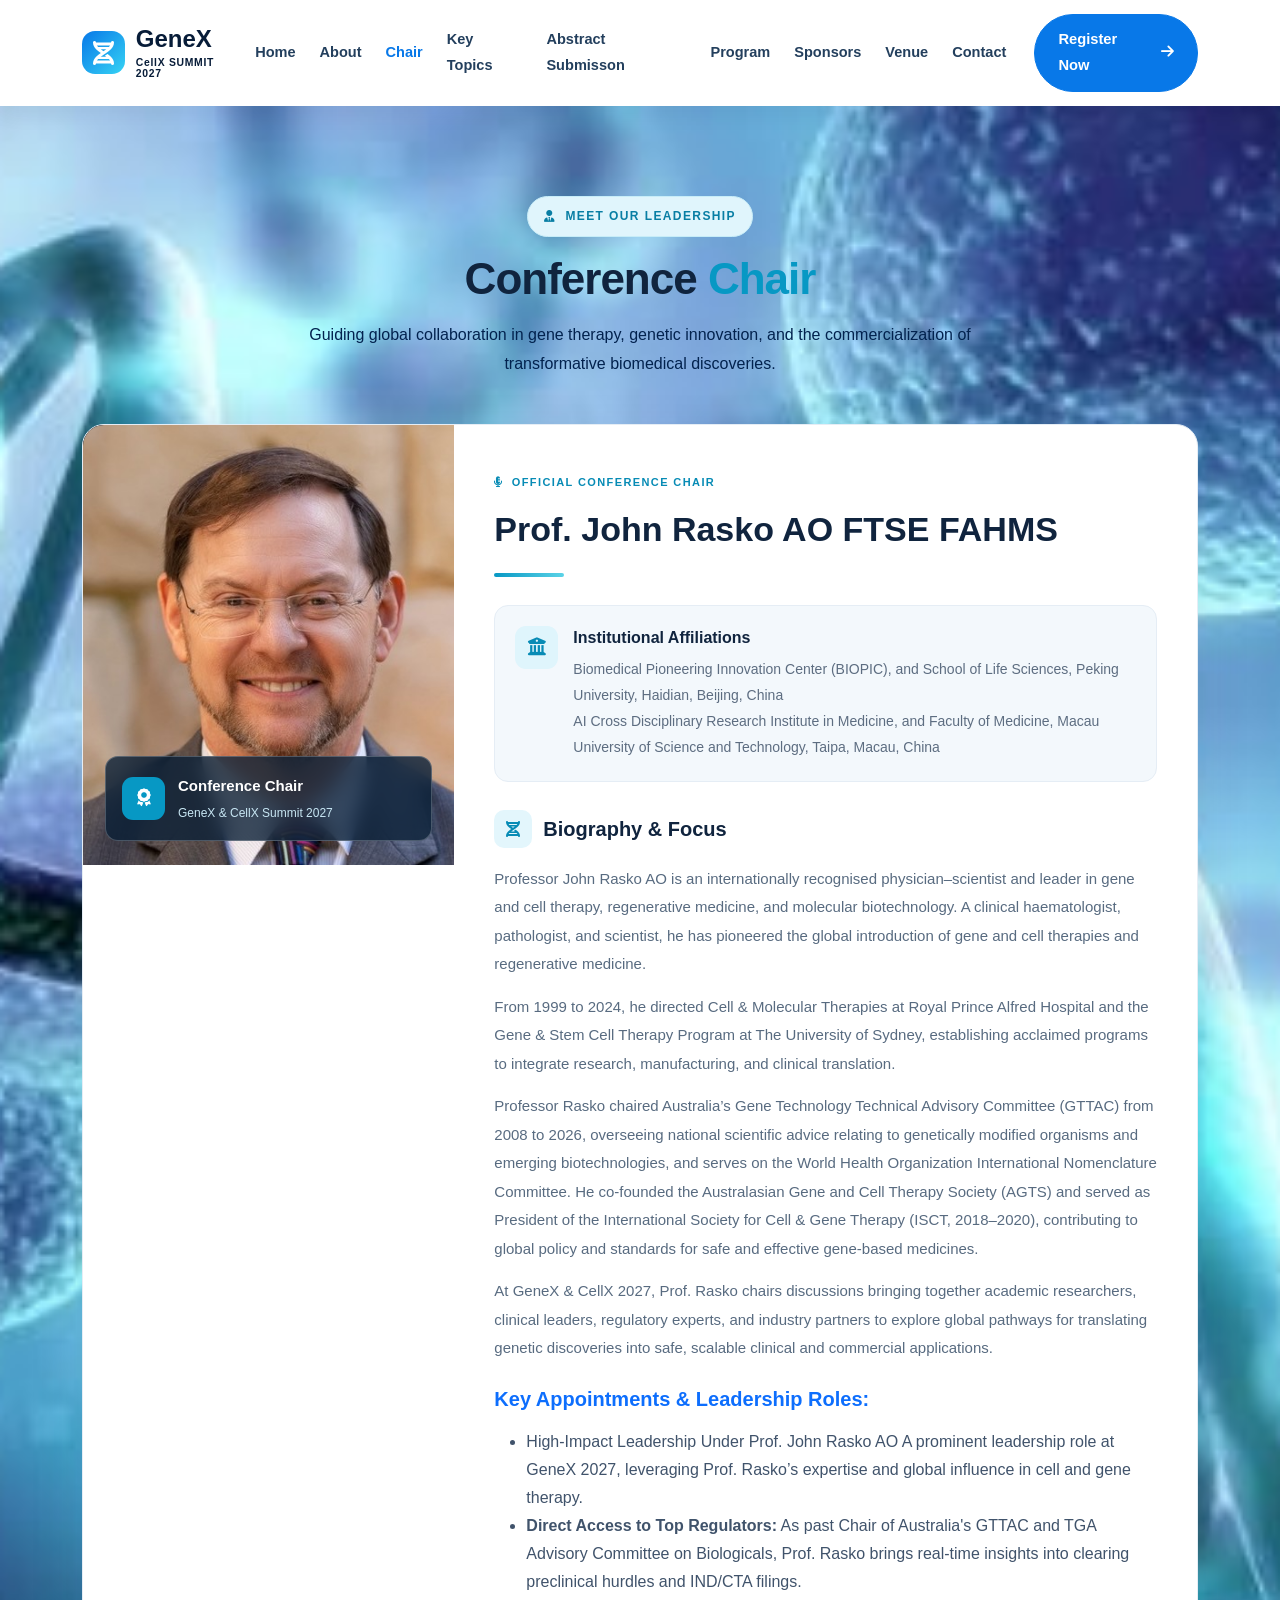
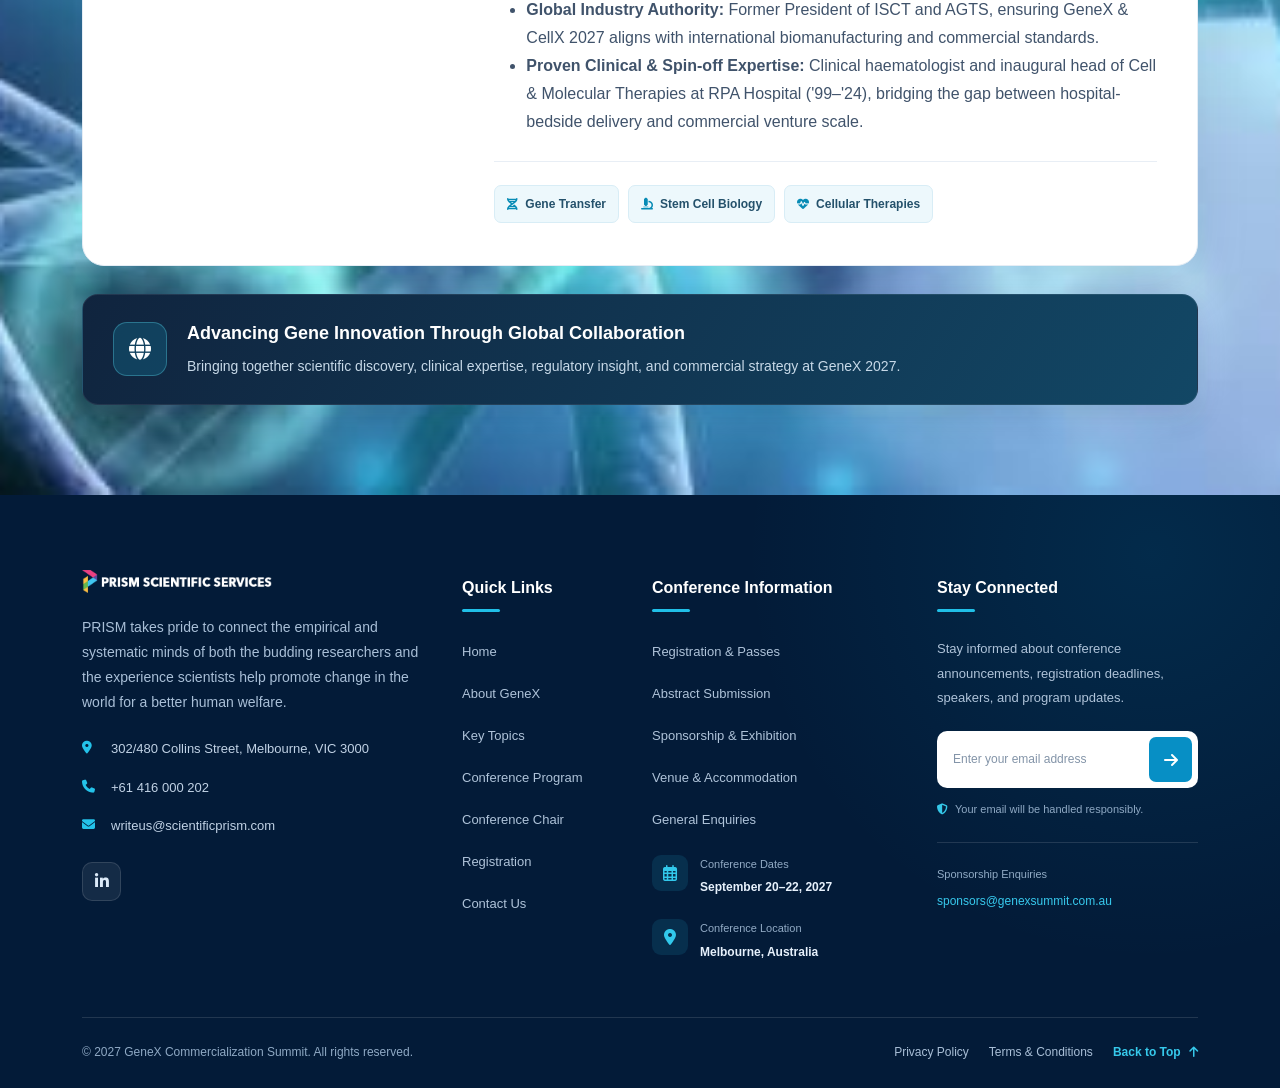
<file: chair.html>
<!doctype html>
<html lang="en">
  <head>
    <meta charset="UTF-8" />
    <meta name="viewport" content="width=device-width, initial-scale=1.0" />
    <meta
      name="description"
      content="Discover the vision behind GeneX CellX Summit 2027, connecting academic discovery with commercial application."
    />
    <title>About Us | GeneX CellX Summit 2027</title>

    <link
      href="https://cdn.jsdelivr.net/npm/bootstrap@5.3.3/dist/css/bootstrap.min.css"
      rel="stylesheet"
    />
    <link
      href="https://cdnjs.cloudflare.com/ajax/libs/font-awesome/6.5.2/css/all.min.css"
      rel="stylesheet"
    />

    <link rel="stylesheet" href="./assets/css/style.css" />

    <style>
      :root {
        --gx-navy: #071c38;
        --gx-blue: #0878e8;
        --gx-cyan: #36d3f4;
        --gx-light: #f2f8ff;
        --gx-text: #40536b;
      }

      * {
        box-sizing: border-box;
      }

      html {
        scroll-behavior: smooth;
        scroll-padding-top: 85px;
      }

      body {
        margin: 0;
        font-family: Inter, "Segoe UI", Arial, sans-serif;
        color: var(--gx-text);
        line-height: 1.75;
        background: #fff;
      }

      /* Navigation */
      .gx-navbar {
        background: #fff;
        padding: 14px 0;
        box-shadow: 0 4px 24px rgba(7, 28, 56, 0.07);
      }

      .gx-brand {
        display: flex;
        /* width: 50px; */
        align-items: center;
        gap: 11px;
        color: var(--gx-navy);
        font-size: 1.5rem;
        font-weight: 800;
        line-height: 1.1;
        text-decoration: none;
      }

      .gx-brand-icon {
        width: 43px;
        height: 43px;
        display: grid;
        place-items: center;
        color: #fff;
        border-radius: 13px;
        background: linear-gradient(135deg, var(--gx-blue), var(--gx-cyan));
      }

      .gx-brand small {
        display: block;
        margin-top: 4px;
        font-size: 0.65rem;
        letter-spacing: 0.7px;
        font-weight: 700;
      }

      .gx-navbar .nav-link {
        color: #233f5d;
        font-size: 0.91rem;
        font-weight: 650;
        padding: 10px 12px !important;
      }

      .gx-navbar .nav-link:hover,
      .gx-navbar .nav-link.active {
        color: var(--gx-blue);
      }

      .gx-btn {
        display: inline-flex;
        align-items: center;
        justify-content: center;
        gap: 10px;
        padding: 12px 23px;
        border: 1px solid var(--gx-blue);
        border-radius: 50px;
        background: var(--gx-blue);
        color: #fff;
        font-size: 0.92rem;
        font-weight: 700;
        text-decoration: none;
        transition: 0.25s ease;
      }

      .gx-btn:hover {
        background: #0562c1;
        border-color: #0562c1;
        color: #fff;
        transform: translateY(-2px);
      }

      /* About hero */
      .about-hero {
        position: relative;
        isolation: isolate;
        overflow: hidden;
        padding: 110px 0 100px;
        color: #fff;
        background:
          radial-gradient(
            circle at 85% 30%,
            rgba(17, 143, 220, 0.25),
            transparent 32%
          ),
          linear-gradient(120deg, #04152e 0%, #082c54 60%, #07518a 100%);
      }

      .about-hero::before {
        content: "";
        position: absolute;
        z-index: -1;
        width: 480px;
        height: 480px;
        right: -120px;
        top: -160px;
        border: 1px solid rgba(54, 211, 244, 0.18);
        border-radius: 50%;
        box-shadow:
          0 0 0 45px rgba(54, 211, 244, 0.035),
          0 0 0 95px rgba(54, 211, 244, 0.025);
      }

      .about-hero::after {
        content: "";
        position: absolute;
        z-index: -1;
        width: 300px;
        height: 300px;
        left: -170px;
        bottom: -200px;
        border-radius: 50%;
        background: rgba(8, 120, 232, 0.2);
        filter: blur(25px);
      }

      .gx-eyebrow {
        display: inline-flex;
        align-items: center;
        gap: 10px;
        color: var(--gx-cyan);
        font-size: 0.78rem;
        font-weight: 800;
        letter-spacing: 2.4px;
        text-transform: uppercase;
      }

      .gx-eyebrow::before {
        content: "";
        width: 28px;
        height: 2px;
        background: currentColor;
      }

      .about-hero h1 {
        max-width: 850px;
        margin: 22px 0;
        font-size: clamp(2.5rem, 5vw, 4.5rem);
        font-weight: 850;
        letter-spacing: -2px;
        line-height: 1.12;
      }

      .about-hero h1 span {
        color: var(--gx-cyan);
      }

      .about-hero .hero-description {
        max-width: 720px;
        color: #d5e6f7;
        font-size: 1.12rem;
      }

      .hero-meta {
        display: flex;
        flex-wrap: wrap;
        gap: 15px 30px;
        margin-top: 32px;
      }

      .hero-meta-item {
        display: flex;
        align-items: center;
        gap: 12px;
        color: #edf7ff;
        font-weight: 600;
      }

      .hero-meta-item i {
        color: var(--gx-cyan);
        font-size: 1.15rem;
      }

      /* Main content */
      .about-content {
        padding: 95px 0;
        background: #fff;
      }

      .gx-section-label {
        margin-bottom: 14px;
        color: var(--gx-blue);
        font-size: 0.76rem;
        font-weight: 850;
        letter-spacing: 2px;
        text-transform: uppercase;
      }

      .gx-heading {
        margin-bottom: 25px;
        color: var(--gx-navy);
        font-size: clamp(2rem, 3.5vw, 3rem);
        font-weight: 850;
        letter-spacing: -1.2px;
        line-height: 1.2;
      }

      .gx-heading span {
        color: var(--gx-blue);
      }

      .gx-copy p {
        margin-bottom: 20px;
        font-size: 1.02rem;
        line-height: 1.9;
      }

      .gx-visual {
        position: relative;
        min-height: 450px;
        height: 100%;
        overflow: hidden;
        border-radius: 24px;
        background: #0a315b;
        box-shadow: 0 25px 60px rgba(7, 28, 56, 0.13);
      }

      .gx-visual img {
        position: absolute;
        inset: 0;
        width: 100%;
        height: 100%;
        object-fit: cover;
      }

      .gx-visual::after {
        content: "";
        position: absolute;
        inset: 35% 0 0;
        background: linear-gradient(transparent, rgba(3, 23, 48, 0.95));
      }

      .gx-visual-caption {
        position: absolute;
        z-index: 1;
        right: 22px;
        bottom: 22px;
        left: 22px;
        display: flex;
        align-items: center;
        gap: 16px;
        padding: 20px;
        border: 1px solid rgba(255, 255, 255, 0.17);
        border-radius: 15px;
        color: #fff;
        background: rgba(5, 31, 63, 0.8);
        backdrop-filter: blur(12px);
      }

      .gx-visual-caption i {
        color: var(--gx-cyan);
        font-size: 2rem;
      }

      .gx-visual-caption strong {
        display: block;
        line-height: 1.5;
      }

      .gx-visual-caption span {
        color: #cce3f7;
        font-size: 0.88rem;
      }

      /* Dark impact section */
      .impact-section {
        position: relative;
        overflow: hidden;
        padding: 80px 0;
        color: #fff;
        background: var(--gx-navy);
      }

      .impact-section::before {
        content: "";
        position: absolute;
        width: 420px;
        height: 420px;
        top: -260px;
        right: 8%;
        border: 1px solid rgba(54, 211, 244, 0.18);
        border-radius: 50%;
        box-shadow: 0 0 0 50px rgba(54, 211, 244, 0.025);
      }

      .impact-section .gx-heading {
        color: #fff;
        margin-bottom: 16px;
      }

      .impact-description {
        max-width: 750px;
        margin: 0 auto;
        color: #c8d9eb;
        font-size: 1.06rem;
      }

      .impact-icon {
        display: grid;
        place-items: center;
        width: 65px;
        height: 65px;
        margin: 0 auto 20px;
        border: 1px solid rgba(54, 211, 244, 0.35);
        border-radius: 18px;
        color: var(--gx-cyan);
        background: rgba(54, 211, 244, 0.08);
        font-size: 1.6rem;
      }

      /* Event information */
      .event-info {
        padding: 65px 0;
        background: var(--gx-light);
      }

      .event-info-card {
        display: flex;
        align-items: center;
        gap: 20px;
        height: 100%;
        padding: 27px;
        border: 1px solid #e0ebf7;
        border-radius: 18px;
        background: #fff;
        transition:
          transform 0.25s,
          box-shadow 0.25s;
      }

      .event-info-card:hover {
        transform: translateY(-4px);
        box-shadow: 0 15px 35px rgba(7, 28, 56, 0.07);
      }

      .event-info-icon {
        display: grid;
        place-items: center;
        flex-shrink: 0;
        width: 58px;
        height: 58px;
        border-radius: 16px;
        color: var(--gx-blue);
        background: #e9f4ff;
        font-size: 1.45rem;
      }

      .event-info-card h3 {
        margin-bottom: 5px;
        color: var(--gx-navy);
        font-size: 0.83rem;
        font-weight: 800;
        letter-spacing: 1px;
        text-transform: uppercase;
      }

      .event-info-card p {
        margin: 0;
        color: #405875;
        font-weight: 650;
      }

      /* Footer */
      .gx-footer {
        padding: 30px 0;
        color: #bdcfe3;
        background: #031126;
        font-size: 0.88rem;
      }

      .gx-footer-brand {
        color: #fff;
        font-weight: 800;
        font-size: 1.1rem;
      }

      .gx-footer a {
        color: #d5e8fb;
        text-decoration: none;
      }

      .gx-footer a:hover {
        color: var(--gx-cyan);
      }

      @media (max-width: 991.98px) {
        .about-hero {
          padding: 90px 0 75px;
        }

        .about-content {
          padding: 70px 0;
        }

        .gx-visual {
          min-height: 390px;
        }

        .gx-navbar .navbar-collapse {
          padding-top: 15px;
        }
      }

      @media (max-width: 575.98px) {
        .gx-brand {
          font-size: 1.2rem;
        }

        .gx-brand small {
          font-size: 0.58rem;
        }

        .about-hero {
          padding: 75px 0 65px;
        }

        .about-hero h1 {
          letter-spacing: -1px;
        }

        .hero-meta {
          flex-direction: column;
          gap: 14px;
        }

        .about-content {
          padding: 55px 0;
        }

        .gx-visual {
          min-height: 340px;
          border-radius: 18px;
        }

        .impact-section {
          padding: 60px 0;
        }

        .event-info {
          padding: 45px 0;
        }

        .event-info-card {
          padding: 20px;
        }
      }

      @media (prefers-reduced-motion: reduce) {
        html {
          scroll-behavior: auto;
        }

        *,
        *::before,
        *::after {
          transition-duration: 0.01ms !important;
        }
      }

      /* ==========================================================
   GENEX 2027 - CONFERENCE CHAIR
   Responsive Bootstrap 5 compatible design
   ========================================================== */

      .genex-chair-section {
        position: relative;
        overflow: hidden;
        padding: 90px 0;
        /* background: #f4f8fc; */
        font-family: inherit;
        background: var(--gx-navy) url("assets/chair-bg.png") center/cover
          no-repeat;
      }

      /* .genex-chair-section::before {
    content: "";
    position: absolute;
    top: -150px;
    right: -150px;
    width: 380px;
    height: 380px;
    border: 1px solid rgba(14, 165, 233, 0.12);
    border-radius: 50%;
    pointer-events: none;
    
} */

      /* .genex-chair-section::after {
    content: "";
    position: absolute;
    bottom: -200px;
    left: -160px;
    width: 420px;
    height: 420px;
    border: 1px solid rgba(14, 165, 233, 0.10);
    border-radius: 50%;
    pointer-events: none;
} */

      /* Section Heading */

      .genex-chair-heading {
        position: relative;
        z-index: 1;
        max-width: 760px;
        margin: 0 auto 45px;
      }

      .genex-section-eyebrow {
        display: inline-flex;
        align-items: center;
        gap: 9px;
        margin-bottom: 16px;
        padding: 9px 16px;
        color: #087ea4;
        background: #e0f5fc;
        border: 1px solid #c7edf8;
        border-radius: 30px;
        font-size: 12px;
        font-weight: 800;
        letter-spacing: 1.4px;
      }

      .genex-chair-heading h2 {
        margin: 0 0 16px;
        color: #10243e;
        font-size: clamp(30px, 4vw, 44px);
        font-weight: 800;
        line-height: 1.2;
        letter-spacing: -1px;
      }

      .genex-chair-heading h2 span {
        color: #0798c4;
      }

      .genex-chair-heading > p {
        max-width: 680px;
        margin: 0 auto;
        color: #02224e;
        font-size: 16px;
        line-height: 1.8;
      }

      /* Main Profile Card */

      .genex-chair-card {
        position: relative;
        z-index: 1;
        overflow: hidden;
        background: #ffffff;
        border: 1px solid #e5edf5;
        border-radius: 22px;
        box-shadow: 0 20px 60px rgba(15, 39, 70, 0.09);
        transition:
          box-shadow 0.3s ease,
          transform 0.3s ease;
      }

      .genex-chair-card:hover {
        box-shadow: 0 26px 70px rgba(15, 39, 70, 0.13);
        transform: translateY(-3px);
      }

      /* Profile Image */

      /* ==========================================
   CONFERENCE CHAIR - PHOTO HEIGHT FIX
   ========================================== */

      .genex-chair-image-wrapper {
        /* height: 100%; */
        min-height: 0;
        background: #10243e;
      }

      .genex-chair-image {
        position: relative;
        width: 100%;
        height: 440px; /* Desktop photo height */
        min-height: 0;
        overflow: hidden;
        background: #10243e;
        border-radius: 0;
      }

      .genex-chair-image img {
        position: absolute;
        inset: 0;
        display: block;
        width: 100%;
        height: 100%;
        object-fit: cover;
        object-position: center 20%;
        transition: transform 0.4s ease;
      }

      .genex-chair-card:hover .genex-chair-image img {
        transform: scale(1.02);
      }

      /* Keep the chair label at the bottom of the photo */
      .genex-chair-image-label {
        position: absolute;
        right: 15px;
        bottom: 15px;
        left: 15px;
        z-index: 2;
      }

      /* Tablet */
      @media (max-width: 991.98px) {
        .genex-chair-image-wrapper {
          height: auto;
        }

        .genex-chair-image {
          height: 380px;
        }

        .genex-chair-content {
          padding: 28px 24px;
        }
      }

      /* Mobile: photo above biography */
      @media (max-width: 767.98px) {
        .genex-chair-image-wrapper {
          width: 100%;
        }

        .genex-chair-image {
          width: 100%;
          height: 320px;
        }

        .genex-chair-image img {
          object-position: center 22%;
        }

        .genex-chair-content {
          padding: 25px 20px;
        }
      }

      /* Small mobile */
      @media (max-width: 479.98px) {
        .genex-chair-image {
          height: 280px;
        }

        .genex-chair-content {
          padding: 22px 16px;
        }
      }

      /* Image Label */

      .genex-chair-image-label {
        position: absolute;
        right: 22px;
        bottom: 24px;
        left: 22px;
        display: flex;
        align-items: center;
        gap: 13px;
        padding: 16px;
        color: #ffffff;
        background: rgba(9, 31, 54, 0.78);
        border: 1px solid rgba(255, 255, 255, 0.22);
        border-radius: 13px;
        backdrop-filter: blur(10px);
        -webkit-backdrop-filter: blur(10px);
      }

      .genex-chair-label-icon {
        display: flex;
        flex: 0 0 43px;
        align-items: center;
        justify-content: center;
        width: 43px;
        height: 43px;
        color: #ffffff;
        background: #0798c4;
        border-radius: 11px;
        font-size: 18px;
      }

      .genex-chair-image-label strong {
        display: block;
        margin-bottom: 4px;
        color: #ffffff;
        font-size: 15px;
        font-weight: 700;
      }

      .genex-chair-image-label small {
        display: block;
        color: #c8e7f4;
        font-size: 12px;
      }

      /* Profile Details */

      .genex-chair-content {
        padding: 42px 40px;
      }

      .genex-chair-role {
        display: inline-flex;
        align-items: center;
        gap: 8px;
        margin-bottom: 15px;
        color: #078bb5;
        font-size: 11px;
        font-weight: 800;
        letter-spacing: 1.4px;
      }

      .genex-chair-content h3 {
        margin: 0;
        color: #10243e;
        font-size: clamp(25px, 2.7vw, 34px);
        font-weight: 800;
        line-height: 1.35;
        overflow-wrap: anywhere;
      }

      .genex-chair-divider {
        width: 70px;
        height: 4px;
        margin: 20px 0 28px;
        background: linear-gradient(90deg, #0798c4, #5bd3e7);
        border-radius: 5px;
      }

      /* Institutional Affiliations */

      .genex-chair-affiliations {
        display: flex;
        align-items: flex-start;
        gap: 15px;
        margin-bottom: 28px;
        padding: 20px;
        background: #f3f8fc;
        border: 1px solid #e5edf5;
        border-radius: 14px;
      }

      .genex-affiliation-icon {
        display: flex;
        flex: 0 0 43px;
        align-items: center;
        justify-content: center;
        width: 43px;
        height: 43px;
        color: #078bb5;
        background: #dff5fc;
        border-radius: 11px;
        font-size: 18px;
      }

      .genex-chair-affiliations h4 {
        margin: 2px 0 10px;
        color: #10243e;
        font-size: 16px;
        font-weight: 750;
      }

      .genex-chair-affiliations p {
        margin: 0;
        color: #5d6d81;
        font-size: 14px;
        line-height: 1.85;
        overflow-wrap: anywhere;
      }

      /* Biography */

      .genex-chair-biography {
        margin-bottom: 25px;
      }

      .genex-chair-biography h4 {
        display: flex;
        align-items: center;
        gap: 11px;
        margin: 0 0 17px;
        color: #10243e;
        font-size: 20px;
        font-weight: 800;
      }

      .genex-biography-icon {
        display: inline-flex;
        align-items: center;
        justify-content: center;
        width: 38px;
        height: 38px;
        color: #078bb5;
        background: #e3f6fc;
        border-radius: 10px;
        font-size: 16px;
      }

      .genex-chair-biography p {
        margin: 0 0 14px;
        color: #586b80;
        font-size: 15px;
        line-height: 1.9;
      }

      .genex-chair-biography p:last-child {
        margin-bottom: 0;
      }

      /* Expertise Tags */

      .genex-chair-expertise {
        display: flex;
        flex-wrap: wrap;
        gap: 9px;
        padding-top: 23px;
        border-top: 1px solid #e8eef5;
      }

      .genex-chair-expertise span {
        display: inline-flex;
        align-items: center;
        gap: 7px;
        padding: 9px 12px;
        color: #24516b;
        background: #edf8fc;
        border: 1px solid #d8edf6;
        border-radius: 7px;
        font-size: 12px;
        font-weight: 700;
        line-height: 1.5;
      }

      .genex-chair-expertise span i {
        color: #078bb5;
      }

      /* Bottom Highlight */

      .genex-chair-highlight {
        position: relative;
        z-index: 1;
        display: flex;
        align-items: center;
        gap: 20px;
        margin-top: 28px;
        padding: 25px 30px;
        color: #ffffff;
        background: linear-gradient(120deg, #10243e 0%, #124765 100%);
        border: 1px solid rgba(255, 255, 255, 0.08);
        border-radius: 16px;
        box-shadow: 0 12px 30px rgba(16, 36, 62, 0.12);
      }

      .genex-highlight-icon {
        display: flex;
        flex: 0 0 54px;
        align-items: center;
        justify-content: center;
        width: 54px;
        height: 54px;
        color: #ffffff;
        background: rgba(23, 190, 225, 0.18);
        border: 1px solid rgba(91, 211, 231, 0.35);
        border-radius: 14px;
        font-size: 22px;
      }

      .genex-chair-highlight h4 {
        margin: 0 0 7px;
        color: #ffffff;
        font-size: 18px;
        font-weight: 750;
        line-height: 1.5;
      }

      .genex-chair-highlight p {
        margin: 0;
        color: #c7d9e8;
        font-size: 14px;
        line-height: 1.8;
      }

      /* ================= RESPONSIVE ================= */

      @media (max-width: 991.98px) {
        .genex-chair-section {
          padding: 70px 0;
        }

        .genex-chair-content {
          padding: 30px 26px;
        }

        /* .genex-chair-image-wrapper,
    .genex-chair-image {
        min-height: 520px;
    } */

        .genex-chair-image-label {
          right: 15px;
          bottom: 15px;
          left: 15px;
        }

        .genex-chair-affiliations {
          padding: 16px;
        }
      }

      @media (max-width: 767.98px) {
        .genex-chair-section {
          padding: 55px 0;
        }

        .genex-chair-heading {
          margin-bottom: 30px;
        }

        .genex-chair-heading h2 {
          letter-spacing: -0.5px;
        }

        .genex-chair-heading > p {
          font-size: 15px;
        }

        .genex-chair-image-wrapper,
        .genex-chair-image {
          min-height: 420px;
        }

        .genex-chair-image img {
          object-position: center 25%;
        }

        .genex-chair-content {
          padding: 28px 22px;
        }

        .genex-chair-content h3 {
          font-size: 27px;
        }

        .genex-chair-divider {
          margin: 17px 0 22px;
        }

        .genex-chair-affiliations {
          gap: 12px;
          margin-bottom: 23px;
        }

        .genex-chair-biography h4 {
          font-size: 19px;
        }

        .genex-chair-biography p {
          font-size: 14px;
          line-height: 1.85;
        }

        .genex-chair-highlight {
          align-items: flex-start;
          gap: 14px;
          padding: 21px;
        }

        .genex-highlight-icon {
          flex-basis: 45px;
          width: 45px;
          height: 45px;
          font-size: 19px;
        }

        .genex-chair-highlight h4 {
          font-size: 16px;
        }
      }

      @media (max-width: 479.98px) {
        .genex-chair-section {
          padding: 45px 0;
        }

        .genex-section-eyebrow {
          font-size: 10px;
          letter-spacing: 1px;
        }

        .genex-chair-image-wrapper,
        .genex-chair-image {
          min-height: 350px;
        }

        .genex-chair-content {
          padding: 24px 17px;
        }

        .genex-chair-content h3 {
          font-size: 24px;
        }

        .genex-chair-role {
          font-size: 10px;
          letter-spacing: 1px;
        }

        .genex-chair-affiliations {
          padding: 14px;
        }

        .genex-affiliation-icon {
          flex-basis: 36px;
          width: 36px;
          height: 36px;
          font-size: 15px;
        }

        .genex-chair-affiliations h4 {
          font-size: 15px;
        }

        .genex-chair-affiliations p {
          font-size: 13px;
          line-height: 1.8;
        }

        .genex-chair-expertise {
          gap: 7px;
        }

        .genex-chair-expertise span {
          padding: 8px 9px;
          font-size: 11px;
        }

        .genex-chair-highlight {
          padding: 17px;
        }

        .genex-highlight-icon {
          flex-basis: 38px;
          width: 38px;
          height: 38px;
          border-radius: 10px;
          font-size: 16px;
        }

        .genex-chair-highlight h4 {
          font-size: 15px;
        }

        .genex-chair-highlight p {
          font-size: 13px;
        }
      }

      /* Respect reduced-motion preferences */
      @media (prefers-reduced-motion: reduce) {
        .genex-chair-card,
        .genex-chair-image img {
          transition: none;
        }

        .genex-chair-card:hover {
          transform: none;
        }
      }
    </style>
  </head>

  <body>
    <!-- Navigation -->
    <nav class="navbar navbar-expand-lg gx-navbar sticky-top">
      <div class="container">
        <a
          class="gx-brand"
          href="index.html"
          aria-label="GeneX & CellX Summit  home"
        >
          <span class="gx-brand-icon">
            <i class="fa-solid fa-dna"></i>
          </span>
          <span>
            GeneX
            <small>CellX SUMMIT 2027</small>
          </span>
          <!-- <span>  <img src="assets/prism_logo_dark.png" alt="" srcset="" style="width: 579%;"> </span>   -->
        </a>

        <button
          class="navbar-toggler"
          type="button"
          data-bs-toggle="collapse"
          data-bs-target="#gxNavigation"
          aria-controls="gxNavigation"
          aria-expanded="false"
          aria-label="Toggle navigation"
        >
          <span class="navbar-toggler-icon"></span>
        </button>

        <div class="collapse navbar-collapse" id="gxNavigation">
          <ul class="navbar-nav ms-auto align-items-lg-center">
            <li class="nav-item">
              <a class="nav-link" href="index.html">Home</a>
            </li>

            <li class="nav-item">
              <a class="nav-link" href="about.html">About</a>
            </li>
            <li class="nav-item">
              <a class="nav-link active" href="chair.html" aria-current="page"
                >Chair</a
              >
            </li>
            <li class="nav-item">
              <a class="nav-link" href="key-topics.html">Key Topics</a>
            </li>
            <li class="nav-item">
              <a class="nav-link" href="abstract-submission.html"
                >Abstract Submisson</a
              >
            </li>
            <li class="nav-item">
              <a class="nav-link" href="program.html">Program</a>
            </li>
            <li class="nav-item">
              <a class="nav-link" href="sponsors.html">Sponsors</a>
            </li>
            <li class="nav-item">
              <a class="nav-link" href="venue.html">Venue</a>
            </li>
            <li class="nav-item">
              <a class="nav-link" href="contact.html">Contact</a>
            </li>
            <li class="nav-item ms-lg-3 mt-2 mt-lg-0">
              <a class="gx-btn" href="registration_form.html">
                Register Now <i class="fa-solid fa-arrow-right"></i>
              </a>
            </li>
          </ul>
        </div>
      </div>
    </nav>

    <main>
      <!-- ================= CONFERENCE CHAIR SECTION ================= -->
      <section class="genex-chair-section" id="conference-chair">
        <div class="container">
          <!-- Section Heading -->
          <div class="genex-chair-heading text-center">
            <span class="genex-section-eyebrow">
              <i class="fa-solid fa-user-tie"></i> MEET OUR LEADERSHIP
            </span>

            <h2>Conference <span>Chair</span></h2>

            <p>
              Guiding global collaboration in gene therapy, genetic innovation,
              and the commercialization of transformative biomedical
              discoveries.
            </p>
          </div>

          <!-- Chair Profile -->
          <div class="genex-chair-card">
            <div class="row g-0 align-items-stretch">
              <!-- Profile Image -->
              <div class="col-lg-4 col-md-5">
                <div class="genex-chair-image-wrapper">
                  <div class="genex-chair-image">
                    <img
                      src="assets/conference-chair-placeholder.jpeg"
                      alt="Prof. John Rasko AO FTSE FAHMS"
                      loading="lazy"
                    />

                    <div class="genex-chair-image-overlay"></div>

                    <div class="genex-chair-image-label">
                      <span class="genex-chair-label-icon">
                        <i class="fa-solid fa-award"></i>
                      </span>
                      <div>
                        <strong>Conference Chair</strong>
                        <small>GeneX & CellX Summit 2027</small>
                      </div>
                    </div>
                  </div>
                </div>
              </div>

              <!-- Profile Content -->
              <div class="col-lg-8 col-md-7">
                <div class="genex-chair-content">
                  <span class="genex-chair-role">
                    <i class="fa-solid fa-microphone-lines"></i>
                    OFFICIAL CONFERENCE CHAIR
                  </span>

                  <h3>Prof. John Rasko AO FTSE FAHMS</h3>

                  <div class="genex-chair-divider"></div>

                  <!-- Affiliations -->
                  <div class="genex-chair-affiliations">
                    <div class="genex-affiliation-icon">
                      <i class="fa-solid fa-building-columns"></i>
                    </div>

                    <div>
                      <h4>Institutional Affiliations</h4>

                      <p>
                        Biomedical Pioneering Innovation Center (BIOPIC), and
                        School of Life Sciences, Peking University, Haidian,
                        Beijing, China
                        <br />
                        AI Cross Disciplinary Research Institute in Medicine,
                        and Faculty of Medicine, Macau University of Science and
                        Technology, Taipa, Macau, China
                      </p>
                    </div>
                  </div>

                  <!-- Biography -->
                  <div class="genex-chair-biography">
                    <h4>
                      <span class="genex-biography-icon">
                        <i class="fa-solid fa-dna"></i>
                      </span>
                      Biography &amp; Focus
                    </h4>

                    <p>
                      Professor John Rasko AO is an internationally recognised
                      physician–scientist and leader in gene and cell therapy,
                      regenerative medicine, and molecular biotechnology. A
                      clinical haematologist, pathologist, and scientist, he has
                      pioneered the global introduction of gene and cell
                      therapies and regenerative medicine.
                    </p>

                    <p>
                      From 1999 to 2024, he directed Cell & Molecular Therapies
                      at Royal Prince Alfred Hospital and the Gene & Stem Cell
                      Therapy Program at The University of Sydney, establishing
                      acclaimed programs to integrate research, manufacturing,
                      and clinical translation.
                    </p>

                    <p>
                      Professor Rasko chaired Australia’s Gene Technology
                      Technical Advisory Committee (GTTAC) from 2008 to 2026,
                      overseeing national scientific advice relating to
                      genetically modified organisms and emerging
                      biotechnologies, and serves on the World Health
                      Organization International Nomenclature Committee. He
                      co-founded the Australasian Gene and Cell Therapy Society
                      (AGTS) and served as President of the International
                      Society for Cell & Gene Therapy (ISCT, 2018–2020),
                      contributing to global policy and standards for safe and
                      effective gene-based medicines.
                    </p>

                    <p>
                     At GeneX & CellX 2027, Prof. Rasko chairs discussions bringing together academic researchers, clinical leaders, regulatory experts, and industry partners to explore global pathways for translating genetic discoveries into safe, scalable clinical and commercial applications.

                    </p>
                    <h4 class="fs-5 fw-bold text-primary mt-4">
                      Key Appointments & Leadership Roles:
                    </h4>
                     <ul class="appointment-list">
                  <li>High-Impact Leadership Under Prof. John Rasko AO  A prominent leadership role at GeneX 2027, leveraging Prof. Rasko’s expertise and global influence in cell and gene therapy.</li>
                  <li>
                    <b>Direct Access to Top Regulators:</b> As past Chair of Australia's GTTAC and TGA Advisory Committee on Biologicals, Prof. Rasko brings real-time insights into clearing preclinical hurdles and IND/CTA filings.
                  </li>
                  <li>
                    <b>Global Industry Authority:</b>  Former President of ISCT and AGTS, ensuring GeneX & CellX 2027 aligns with international biomanufacturing and commercial standards.
                  </li>
                  <li>
                    <b>Proven Clinical & Spin-off Expertise:</b> Clinical haematologist and inaugural head of Cell & Molecular Therapies at RPA Hospital ('99–'24), bridging the gap between hospital-bedside delivery and commercial venture scale.
                  </li>
                </ul>
                  </div>

                  <!-- Expertise Tags -->
                  <div class="genex-chair-expertise">
                    <span><i class="fa-solid fa-dna"></i> Gene Transfer</span>
                    <span
                      ><i class="fa-solid fa-microscope"></i> Stem Cell
                      Biology</span
                    >
                    <span
                      ><i class="fa-solid fa-heart-pulse"></i> Cellular
                      Therapies</span
                    >
                  </div>
                </div>
              </div>
            </div>
          </div>

          <!-- Bottom Highlight -->
          <div class="genex-chair-highlight">
            <div class="genex-highlight-icon">
              <i class="fa-solid fa-globe"></i>
            </div>

            <div>
              <h4>Advancing Gene Innovation Through Global Collaboration</h4>
              <p>
                Bringing together scientific discovery, clinical expertise,
                regulatory insight, and commercial strategy at GeneX 2027.
              </p>
            </div>
          </div>
        </div>
      </section>
    </main>

    <footer class="genex-footer">
      <div class="container">
        <div class="row gy-5">
          <!-- COLUMN 1: COMPANY INFORMATION -->
          <div class="col-lg-4 col-md-6">
            <div class="footer-brand">
              <!-- Company Logo -->
              <a href="https://www.scientificprism.com/" class="footer-logo">
                <img
                  src="assets/prism_logo_footer.png"
                  alt="Prism"
                  class="img-fluid"
                />
              </a>

              <!-- <h4 class="footer-company-name">
                        GeneX Commercialization Summit 2027
                    </h4> -->

              <p class="footer-description">
                PRISM takes pride to connect the empirical and systematic minds
                of both the budding researchers and the experience scientists
                help promote change in the world for a better human welfare.
              </p>

              <ul class="footer-contact-list">
                <li>
                  <i class="fa-solid fa-location-dot"></i>
                  <span> 302/480 Collins Street, Melbourne, VIC 3000 </span>
                </li>

                <li>
                  <i class="fa-solid fa-phone"></i>
                  <a href="tel:+61 416 000 202"> +61 416 000 202 </a>
                </li>

                <li>
                  <i class="fa-solid fa-envelope"></i>
                  <a href="mailto:writeus@scientificprism.com">
                    writeus@scientificprism.com
                  </a>
                </li>
              </ul>

              <!-- Social Links -->
              <div class="footer-social-links">
                <a
                  href="https://www.linkedin.com/company/genex-commercialization-summit-2027/posts/?viewAsMember=true"
                  aria-label="LinkedIn"
                >
                  <i class="fa-brands fa-linkedin-in"></i>
                </a>

                <!-- <a href="#" aria-label="Facebook">
                  <i class="fa-brands fa-facebook-f"></i>
                </a>

                <a href="#" aria-label="X">
                  <i class="fa-brands fa-x-twitter"></i>
                </a>

                <a href="#" aria-label="Instagram">
                  <i class="fa-brands fa-instagram"></i>
                </a> -->
              </div>
            </div>
          </div>

          <!-- COLUMN 2: QUICK LINKS -->
          <div class="col-lg-2 col-md-6">
            <div class="footer-column">
              <h5 class="footer-heading">Quick Links</h5>

              <ul class="footer-links">
                <li><a href="index.html">Home</a></li>
                <li><a href="about.html">About GeneX</a></li>
                <li><a href="topics.html">Key Topics</a></li>
                <li><a href="program.html">Conference Program</a></li>
                <li><a href="chair.html">Conference Chair</a></li>
                <li><a href="registration.html">Registration</a></li>
                <li><a href="contact.html">Contact Us</a></li>
              </ul>
            </div>
          </div>

          <!-- COLUMN 3: CONFERENCE INFORMATION -->
          <div class="col-lg-3 col-md-6">
            <div class="footer-column">
              <h5 class="footer-heading">Conference Information</h5>

              <ul class="footer-links">
                <li>
                  <a href="registration.html"> Registration &amp; Passes </a>
                </li>

                <li>
                  <a href="abstract-submission.html"> Abstract Submission </a>
                </li>

                <li>
                  <a href="sponsorship.html"> Sponsorship &amp; Exhibition </a>
                </li>

                <li>
                  <a href="venue.html"> Venue &amp; Accommodation </a>
                </li>

                <li>
                  <a href="contact.html"> General Enquiries </a>
                </li>
              </ul>

              <div class="footer-event-info">
                <div class="footer-event-icon">
                  <i class="fa-regular fa-calendar-days"></i>
                </div>

                <div>
                  <span>Conference Dates</span>
                  <strong>September 20–22, 2027</strong>
                </div>
              </div>

              <div class="footer-event-info">
                <div class="footer-event-icon">
                  <i class="fa-solid fa-location-dot"></i>
                </div>

                <div>
                  <span>Conference Location</span>
                  <strong>Melbourne, Australia</strong>
                </div>
              </div>
            </div>
          </div>

          <!-- COLUMN 4: NEWSLETTER -->
          <div class="col-lg-3 col-md-6">
            <div class="footer-column">
              <h5 class="footer-heading">Stay Connected</h5>

              <p class="footer-newsletter-text">
                Stay informed about conference announcements, registration
                deadlines, speakers, and program updates.
              </p>

              <form
                class="footer-newsletter-form"
                action="newsletter.php"
                method="post"
              >
                <label for="footer-newsletter-email" class="visually-hidden">
                  Email address
                </label>

                <div class="footer-input-group">
                  <input
                    type="email"
                    id="footer-newsletter-email"
                    name="email"
                    placeholder="Enter your email address"
                    autocomplete="email"
                    required
                  />

                  <button type="submit" aria-label="Subscribe to newsletter">
                    <i class="fa-solid fa-arrow-right"></i>
                  </button>
                </div>

                <div class="footer-privacy-note">
                  <i class="fa-solid fa-shield-halved"></i>
                  Your email will be handled responsibly.
                </div>
              </form>

              <div class="footer-sponsor-contact">
                <span>Sponsorship Enquiries</span>
                <a href="mailto:sponsors@genexsummit.com.au">
                  sponsors@genexsummit.com.au
                </a>
              </div>
            </div>
          </div>
        </div>

        <!-- FOOTER BOTTOM -->
        <div class="footer-bottom">
          <div class="row align-items-center gy-3">
            <div class="col-md-6">
              <p class="footer-copyright">
                &copy; 2027 GeneX Commercialization Summit. All rights reserved.
              </p>
            </div>

            <div class="col-md-6">
              <div class="footer-bottom-links">
                <a href="privacy-policy.html">Privacy Policy</a>
                <a href="terms.html">Terms &amp; Conditions</a>
                <a href="#top" class="footer-back-top">
                  Back to Top <i class="fa-solid fa-arrow-up"></i>
                </a>
              </div>
            </div>
          </div>
        </div>
      </div>
    </footer>

    <script src="https://cdn.jsdelivr.net/npm/bootstrap@5.3.3/dist/js/bootstrap.bundle.min.js"></script>
  </body>
</html>
</file>
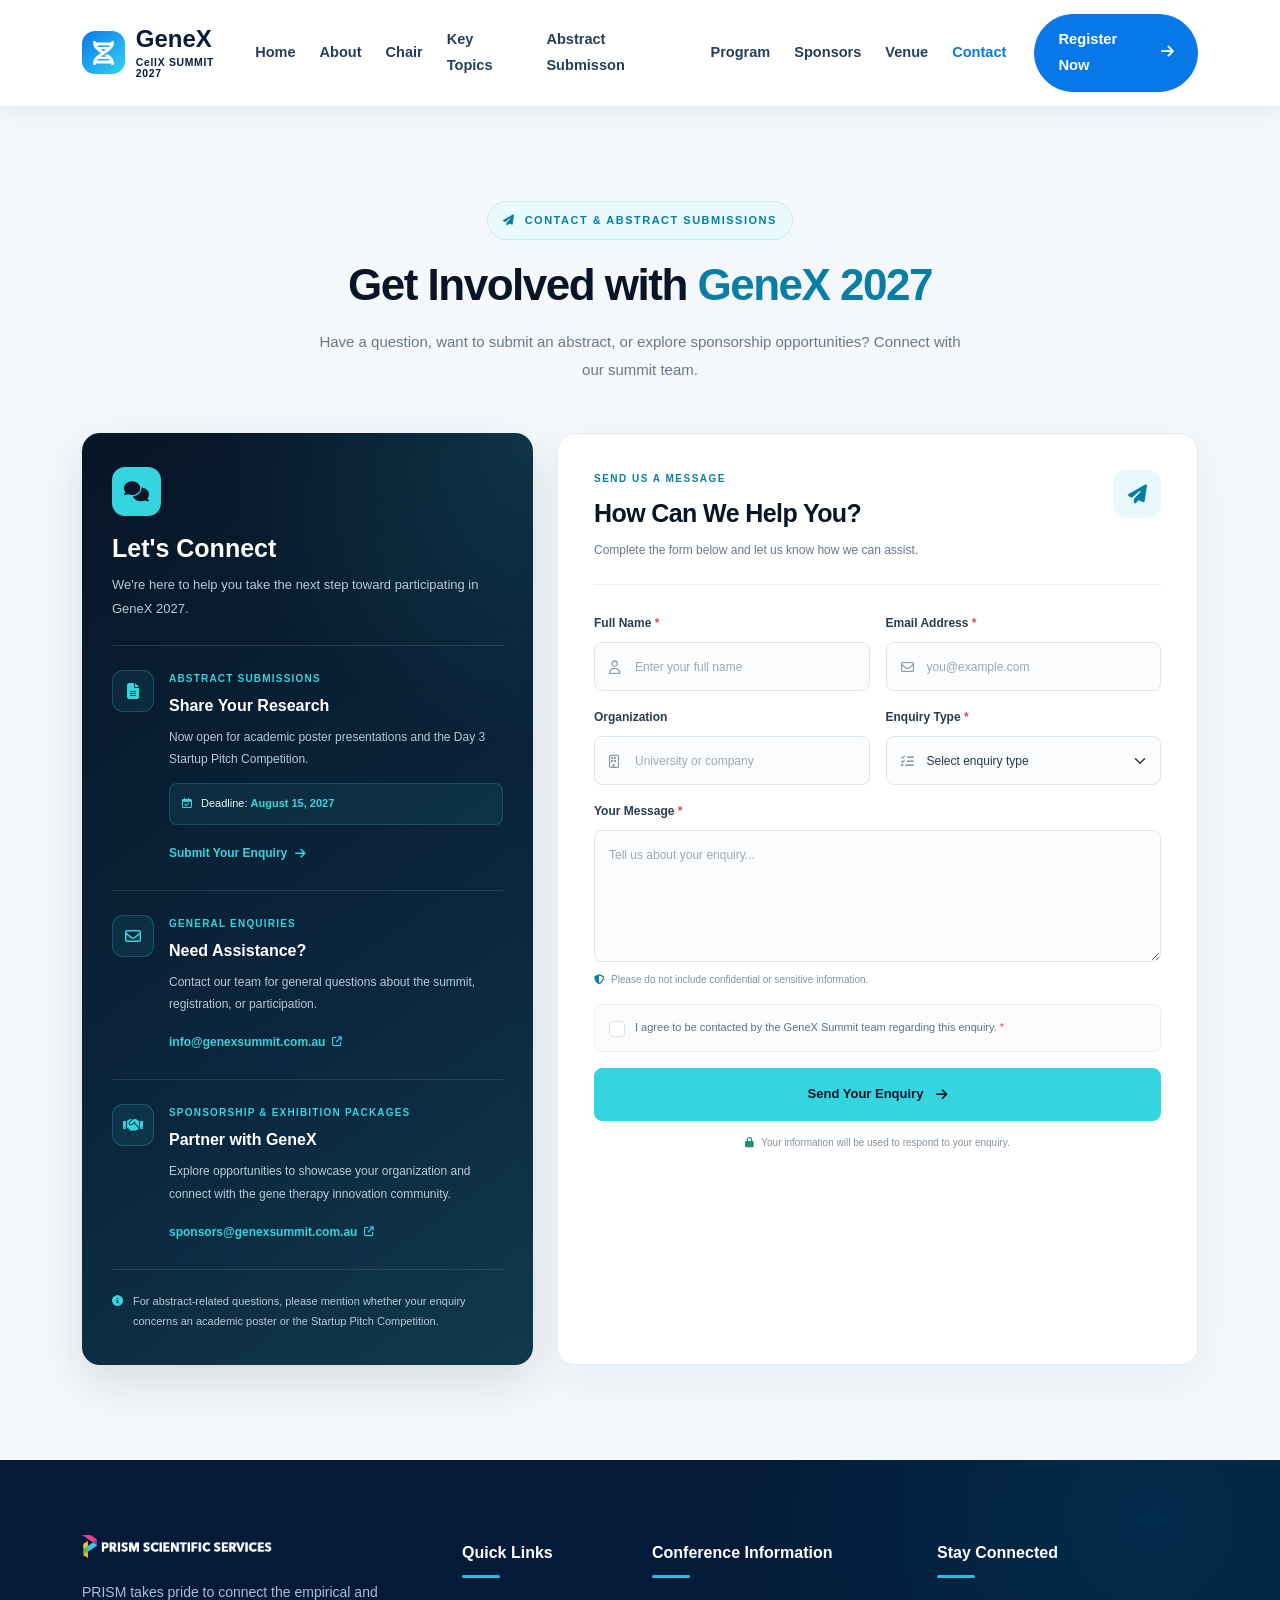
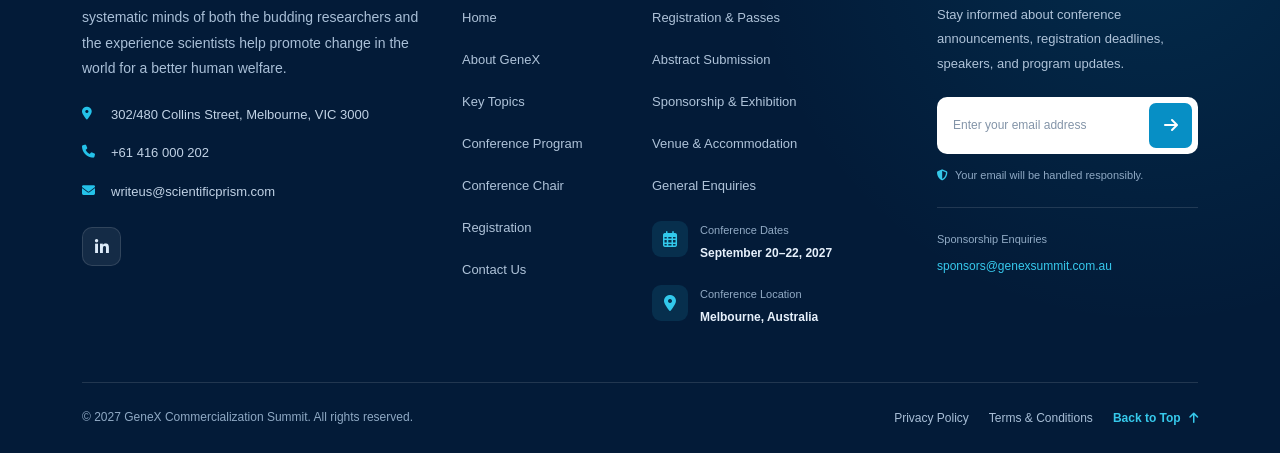
<file: contact.html>
<!doctype html>
<html lang="en">
  <head>
    <meta charset="UTF-8" />
    <meta name="viewport" content="width=device-width, initial-scale=1.0" />
    <meta
      name="description"
      content="Discover the vision behind GeneX CellX Summit 2027, connecting academic discovery with commercial application."
    />
    <title>About Us | GeneX CellX Summit 2027</title>

    <link
      href="https://cdn.jsdelivr.net/npm/bootstrap@5.3.3/dist/css/bootstrap.min.css"
      rel="stylesheet"
    />
    <link
      href="https://cdnjs.cloudflare.com/ajax/libs/font-awesome/6.5.2/css/all.min.css"
      rel="stylesheet"
    />

    <link rel="stylesheet" href="./assets/css/style.css">

    <style>
      :root {
        --gx-navy: #071c38;
        --gx-blue: #0878e8;
        --gx-cyan: #36d3f4;
        --gx-light: #f2f8ff;
        --gx-text: #40536b;
      }

      * {
        box-sizing: border-box;
      }

      html {
        scroll-behavior: smooth;
        scroll-padding-top: 85px;
      }

      body {
        margin: 0;
        font-family: Inter, "Segoe UI", Arial, sans-serif;
        color: var(--gx-text);
        line-height: 1.75;
        background: #fff;
      }

      /* Navigation */
      .gx-navbar {
        background: #fff;
        padding: 14px 0;
        box-shadow: 0 4px 24px rgba(7, 28, 56, 0.07);
      }

      .gx-brand {
        display: flex;
        /* width: 50px; */
        align-items: center;
        gap: 11px;
        color: var(--gx-navy);
        font-size: 1.5rem;
        font-weight: 800;
        line-height: 1.1;
        text-decoration: none;
      }

      .gx-brand-icon {
        width: 43px;
        height: 43px;
        display: grid;
        place-items: center;
        color: #fff;
        border-radius: 13px;
        background: linear-gradient(135deg, var(--gx-blue), var(--gx-cyan));
      }

      .gx-brand small {
        display: block;
        margin-top: 4px;
        font-size: 0.65rem;
        letter-spacing: 0.7px;
        font-weight: 700;
      }

      .gx-navbar .nav-link {
        color: #233f5d;
        font-size: 0.91rem;
        font-weight: 650;
        padding: 10px 12px !important;
      }

      .gx-navbar .nav-link:hover,
      .gx-navbar .nav-link.active {
        color: var(--gx-blue);
      }

      .gx-btn {
        display: inline-flex;
        align-items: center;
        justify-content: center;
        gap: 10px;
        padding: 12px 23px;
        border: 1px solid var(--gx-blue);
        border-radius: 50px;
        background: var(--gx-blue);
        color: #fff;
        font-size: 0.92rem;
        font-weight: 700;
        text-decoration: none;
        transition: 0.25s ease;
      }

      .gx-btn:hover {
        background: #0562c1;
        border-color: #0562c1;
        color: #fff;
        transform: translateY(-2px);
      }

      /* About hero */
      .about-hero {
        position: relative;
        isolation: isolate;
        overflow: hidden;
        padding: 110px 0 100px;
        color: #fff;
        background:
          radial-gradient(
            circle at 85% 30%,
            rgba(17, 143, 220, 0.25),
            transparent 32%
          ),
          linear-gradient(120deg, #04152e 0%, #082c54 60%, #07518a 100%);
      }

      .about-hero::before {
        content: "";
        position: absolute;
        z-index: -1;
        width: 480px;
        height: 480px;
        right: -120px;
        top: -160px;
        border: 1px solid rgba(54, 211, 244, 0.18);
        border-radius: 50%;
        box-shadow:
          0 0 0 45px rgba(54, 211, 244, 0.035),
          0 0 0 95px rgba(54, 211, 244, 0.025);
      }

      .about-hero::after {
        content: "";
        position: absolute;
        z-index: -1;
        width: 300px;
        height: 300px;
        left: -170px;
        bottom: -200px;
        border-radius: 50%;
        background: rgba(8, 120, 232, 0.2);
        filter: blur(25px);
      }

      .gx-eyebrow {
        display: inline-flex;
        align-items: center;
        gap: 10px;
        color: var(--gx-cyan);
        font-size: 0.78rem;
        font-weight: 800;
        letter-spacing: 2.4px;
        text-transform: uppercase;
      }

      .gx-eyebrow::before {
        content: "";
        width: 28px;
        height: 2px;
        background: currentColor;
      }

      .about-hero h1 {
        max-width: 850px;
        margin: 22px 0;
        font-size: clamp(2.5rem, 5vw, 4.5rem);
        font-weight: 850;
        letter-spacing: -2px;
        line-height: 1.12;
      }

      .about-hero h1 span {
        color: var(--gx-cyan);
      }

      .about-hero .hero-description {
        max-width: 720px;
        color: #d5e6f7;
        font-size: 1.12rem;
      }

      .hero-meta {
        display: flex;
        flex-wrap: wrap;
        gap: 15px 30px;
        margin-top: 32px;
      }

      .hero-meta-item {
        display: flex;
        align-items: center;
        gap: 12px;
        color: #edf7ff;
        font-weight: 600;
      }

      .hero-meta-item i {
        color: var(--gx-cyan);
        font-size: 1.15rem;
      }

      /* Main content */
      .about-content {
        padding: 95px 0;
        background: #fff;
      }

      .gx-section-label {
        margin-bottom: 14px;
        color: var(--gx-blue);
        font-size: 0.76rem;
        font-weight: 850;
        letter-spacing: 2px;
        text-transform: uppercase;
      }

      .gx-heading {
        margin-bottom: 25px;
        color: var(--gx-navy);
        font-size: clamp(2rem, 3.5vw, 3rem);
        font-weight: 850;
        letter-spacing: -1.2px;
        line-height: 1.2;
      }

      .gx-heading span {
        color: var(--gx-blue);
      }

      .gx-copy p {
        margin-bottom: 20px;
        font-size: 1.02rem;
        line-height: 1.9;
      }

      .gx-visual {
        position: relative;
        min-height: 450px;
        height: 100%;
        overflow: hidden;
        border-radius: 24px;
        background: #0a315b;
        box-shadow: 0 25px 60px rgba(7, 28, 56, 0.13);
      }

      .gx-visual img {
        position: absolute;
        inset: 0;
        width: 100%;
        height: 100%;
        object-fit: cover;
      }

      .gx-visual::after {
        content: "";
        position: absolute;
        inset: 35% 0 0;
        background: linear-gradient(transparent, rgba(3, 23, 48, 0.95));
      }

      .gx-visual-caption {
        position: absolute;
        z-index: 1;
        right: 22px;
        bottom: 22px;
        left: 22px;
        display: flex;
        align-items: center;
        gap: 16px;
        padding: 20px;
        border: 1px solid rgba(255, 255, 255, 0.17);
        border-radius: 15px;
        color: #fff;
        background: rgba(5, 31, 63, 0.8);
        backdrop-filter: blur(12px);
      }

      .gx-visual-caption i {
        color: var(--gx-cyan);
        font-size: 2rem;
      }

      .gx-visual-caption strong {
        display: block;
        line-height: 1.5;
      }

      .gx-visual-caption span {
        color: #cce3f7;
        font-size: 0.88rem;
      }

      /* Dark impact section */
      .impact-section {
        position: relative;
        overflow: hidden;
        padding: 80px 0;
        color: #fff;
        background: var(--gx-navy);
      }

      .impact-section::before {
        content: "";
        position: absolute;
        width: 420px;
        height: 420px;
        top: -260px;
        right: 8%;
        border: 1px solid rgba(54, 211, 244, 0.18);
        border-radius: 50%;
        box-shadow: 0 0 0 50px rgba(54, 211, 244, 0.025);
      }

      .impact-section .gx-heading {
        color: #fff;
        margin-bottom: 16px;
      }

      .impact-description {
        max-width: 750px;
        margin: 0 auto;
        color: #c8d9eb;
        font-size: 1.06rem;
      }

      .impact-icon {
        display: grid;
        place-items: center;
        width: 65px;
        height: 65px;
        margin: 0 auto 20px;
        border: 1px solid rgba(54, 211, 244, 0.35);
        border-radius: 18px;
        color: var(--gx-cyan);
        background: rgba(54, 211, 244, 0.08);
        font-size: 1.6rem;
      }

      /* Event information */
      .event-info {
        padding: 65px 0;
        background: var(--gx-light);
      }

      .event-info-card {
        display: flex;
        align-items: center;
        gap: 20px;
        height: 100%;
        padding: 27px;
        border: 1px solid #e0ebf7;
        border-radius: 18px;
        background: #fff;
        transition:
          transform 0.25s,
          box-shadow 0.25s;
      }

      .event-info-card:hover {
        transform: translateY(-4px);
        box-shadow: 0 15px 35px rgba(7, 28, 56, 0.07);
      }

      .event-info-icon {
        display: grid;
        place-items: center;
        flex-shrink: 0;
        width: 58px;
        height: 58px;
        border-radius: 16px;
        color: var(--gx-blue);
        background: #e9f4ff;
        font-size: 1.45rem;
      }

      .event-info-card h3 {
        margin-bottom: 5px;
        color: var(--gx-navy);
        font-size: 0.83rem;
        font-weight: 800;
        letter-spacing: 1px;
        text-transform: uppercase;
      }

      .event-info-card p {
        margin: 0;
        color: #405875;
        font-weight: 650;
      }

      /* Footer */
      .gx-footer {
        padding: 30px 0;
        color: #bdcfe3;
        background: #031126;
        font-size: 0.88rem;
      }

      .gx-footer-brand {
        color: #fff;
        font-weight: 800;
        font-size: 1.1rem;
      }

      .gx-footer a {
        color: #d5e8fb;
        text-decoration: none;
      }

      .gx-footer a:hover {
        color: var(--gx-cyan);
      }

      @media (max-width: 991.98px) {
        .about-hero {
          padding: 90px 0 75px;
        }

        .about-content {
          padding: 70px 0;
        }

        .gx-visual {
          min-height: 390px;
        }

        .gx-navbar .navbar-collapse {
          padding-top: 15px;
        }
      }

      @media (max-width: 575.98px) {
        .gx-brand {
          font-size: 1.2rem;
        }

        .gx-brand small {
          font-size: 0.58rem;
        }

        .about-hero {
          padding: 75px 0 65px;
        }

        .about-hero h1 {
          letter-spacing: -1px;
        }

        .hero-meta {
          flex-direction: column;
          gap: 14px;
        }

        .about-content {
          padding: 55px 0;
        }

        .gx-visual {
          min-height: 340px;
          border-radius: 18px;
        }

        .impact-section {
          padding: 60px 0;
        }

        .event-info {
          padding: 45px 0;
        }

        .event-info-card {
          padding: 20px;
        }
      }

      @media (prefers-reduced-motion: reduce) {
        html {
          scroll-behavior: auto;
        }

        *,
        *::before,
        *::after {
          transition-duration: 0.01ms !important;
        }
      }
    </style>


<!-- ================= CONTACT SECTION STYLES ================= -->

<style>
    .gx-contact-section {
        position: relative;
        overflow: hidden;
        padding: 95px 0;
        background: #f4f8fb;
        font-family: "DM Sans", sans-serif;
    }

    .gx-contact-section * {
        box-sizing: border-box;
    }

    .gx-contact-section a {
        text-decoration: none;
    }

    .gx-contact-heading {
        max-width: 760px;
        margin: 0 auto 50px;
    }

    .gx-contact-eyebrow {
        display: inline-flex;
        align-items: center;
        gap: 9px;
        margin-bottom: 17px;
        padding: 9px 15px;
        border: 1px solid #cbeef0;
        border-radius: 50px;
        color: #087e99;
        background: #e8fafb;
        font-size: 11px;
        font-weight: 800;
        letter-spacing: 1.5px;
    }

    .gx-contact-heading h2 {
        margin: 0 0 16px;
        color: #071526;
        font-family: "Manrope", sans-serif;
        font-size: clamp(30px, 4vw, 44px);
        font-weight: 800;
        line-height: 1.25;
        letter-spacing: -1.5px;
    }

    .gx-contact-heading h2 span {
        color: #087ea4;
    }

    .gx-contact-heading > p {
        max-width: 660px;
        margin: 0 auto;
        color: #66788a;
        font-size: 15px;
        line-height: 1.85;
    }

    /* LEFT CONTACT CARD */

    .gx-contact-info {
        height: 100%;
        padding: 34px 30px;
        border-radius: 18px;
        color: #fff;
        background:
            radial-gradient(circle at 100% 0%, rgba(53, 213, 223, .13), transparent 30%),
            linear-gradient(145deg, #071526 0%, #0b263d 60%, #103a4c 100%);
        box-shadow: 0 18px 45px rgba(7, 21, 38, .12);
    }

    .gx-contact-info-heading {
        padding-bottom: 25px;
        border-bottom: 1px solid rgba(255, 255, 255, .13);
    }

    .gx-info-icon {
        display: inline-flex;
        align-items: center;
        justify-content: center;
        width: 49px;
        height: 49px;
        margin-bottom: 17px;
        border-radius: 13px;
        color: #071526;
        background: #35d5df;
        font-size: 20px;
    }

    .gx-contact-info-heading h3 {
        margin: 0 0 10px;
        color: #fff;
        font-family: "Manrope", sans-serif;
        font-size: 25px;
        font-weight: 800;
    }

    .gx-contact-info-heading p {
        margin: 0;
        color: #b8c9d6;
        font-size: 13px;
        line-height: 1.8;
    }

    .gx-contact-detail {
        display: flex;
        align-items: flex-start;
        gap: 15px;
        padding: 24px 0;
        border-bottom: 1px solid rgba(255, 255, 255, .11);
    }

    .gx-detail-icon {
        display: flex;
        flex-shrink: 0;
        align-items: center;
        justify-content: center;
        width: 42px;
        height: 42px;
        border: 1px solid rgba(53, 213, 223, .24);
        border-radius: 11px;
        color: #35d5df;
        background: rgba(53, 213, 223, .08);
        font-size: 16px;
    }

    .gx-detail-content {
        min-width: 0;
        flex: 1;
    }

    .gx-detail-label {
        display: block;
        margin-bottom: 7px;
        color: #35d5df;
        font-size: 10px;
        font-weight: 800;
        letter-spacing: 1.2px;
        line-height: 1.7;
        text-transform: uppercase;
    }

    .gx-detail-content h4 {
        margin: 0 0 8px;
        color: #fff;
        font-family: "Manrope", sans-serif;
        font-size: 16px;
        font-weight: 800;
        line-height: 1.5;
    }

    .gx-detail-content p {
        margin: 0 0 12px;
        color: #b8c9d6;
        font-size: 12px;
        line-height: 1.85;
    }

    .gx-deadline {
        display: flex;
        align-items: flex-start;
        gap: 9px;
        margin: 13px 0;
        padding: 11px 12px;
        border: 1px solid rgba(53, 213, 223, .2);
        border-radius: 8px;
        color: #e6fbfc;
        background: rgba(53, 213, 223, .08);
        font-size: 11px;
        line-height: 1.6;
    }

    .gx-deadline i {
        margin-top: 3px;
        color: #35d5df;
    }

    .gx-deadline strong {
        color: #35d5df;
    }

    .gx-detail-link {
        display: inline-flex;
        align-items: center;
        gap: 8px;
        color: #35d5df;
        font-size: 12px;
        font-weight: 800;
        transition: gap .2s ease;
    }

    .gx-detail-link:hover {
        gap: 13px;
        color: #8af2f3;
    }

    .gx-email-link {
        display: inline-flex;
        align-items: flex-start;
        gap: 7px;
        max-width: 100%;
        color: #35d5df;
        font-size: 12px;
        font-weight: 700;
        overflow-wrap: anywhere;
        transition: color .2s ease;
    }

    .gx-email-link:hover {
        color: #8af2f3;
    }

    .gx-email-link i {
        flex-shrink: 0;
        margin-top: 4px;
        font-size: 10px;
    }

    .gx-contact-footer-note {
        display: flex;
        align-items: flex-start;
        gap: 10px;
        margin-top: 22px;
        color: #b8c9d6;
        font-size: 11px;
        line-height: 1.8;
    }

    .gx-contact-footer-note i {
        flex-shrink: 0;
        margin-top: 4px;
        color: #35d5df;
    }

    /* RIGHT FORM CARD */

    .gx-contact-form-card {
        height: 100%;
        padding: 36px;
        border: 1px solid #e3ebf1;
        border-radius: 18px;
        background: #fff;
        box-shadow: 0 15px 45px rgba(14, 42, 64, .055);
        scroll-margin-top: 110px;
    }

    .gx-form-heading {
        display: flex;
        align-items: flex-start;
        justify-content: space-between;
        gap: 20px;
        margin-bottom: 28px;
        padding-bottom: 23px;
        border-bottom: 1px solid #e8eef3;
    }

    .gx-form-kicker {
        display: block;
        margin-bottom: 8px;
        color: #087ea4;
        font-size: 10px;
        font-weight: 800;
        letter-spacing: 1.5px;
    }

    .gx-form-heading h3 {
        margin: 0 0 9px;
        color: #071526;
        font-family: "Manrope", sans-serif;
        font-size: 25px;
        font-weight: 800;
        letter-spacing: -.6px;
        line-height: 1.4;
    }

    .gx-form-heading p {
        margin: 0;
        color: #66788a;
        font-size: 12px;
        line-height: 1.8;
    }

    .gx-form-heading-icon {
        display: flex;
        flex-shrink: 0;
        align-items: center;
        justify-content: center;
        width: 48px;
        height: 48px;
        border-radius: 13px;
        color: #087ea4;
        background: #e8f8fb;
        font-size: 19px;
    }

    .gx-form-label {
        display: block;
        margin-bottom: 8px;
        color: #263d51;
        font-size: 12px;
        font-weight: 800;
    }

    .gx-form-label > span,
    .gx-consent label span {
        color: #dc4b5a;
    }

    .gx-input-wrap {
        position: relative;
    }

    .gx-input-wrap > i {
        position: absolute;
        top: 50%;
        left: 15px;
        z-index: 2;
        color: #8a9baa;
        font-size: 13px;
        pointer-events: none;
        transform: translateY(-50%);
    }

    .gx-form-control {
        width: 100%;
        min-height: 49px;
        padding: 12px 14px 12px 40px;
        border: 1px solid #dfe7ed;
        border-radius: 8px;
        color: #23394c;
        background-color: #fbfcfd;
        box-shadow: none;
        font-family: "DM Sans", sans-serif;
        font-size: 12px;
        transition: border-color .2s ease, box-shadow .2s ease, background .2s ease;
    }

    .gx-form-control::placeholder {
        color: #9aa8b4;
        opacity: 1;
    }

    .gx-form-control:focus {
        border-color: #35bcca;
        background-color: #fff;
        box-shadow: 0 0 0 4px rgba(53, 213, 223, .12);
        outline: none;
    }

    select.gx-form-control {
        padding-right: 35px;
        cursor: pointer;
    }

    .gx-message-control {
        min-height: 145px;
        padding: 14px;
        resize: vertical;
        line-height: 1.7;
    }

    .gx-message-hint {
        display: flex;
        align-items: flex-start;
        gap: 7px;
        margin-top: 9px;
        color: #8291a0;
        font-size: 10px;
        line-height: 1.7;
    }

    .gx-message-hint i {
        margin-top: 3px;
        color: #087ea4;
    }

    .gx-consent {
        display: flex;
        align-items: flex-start;
        gap: 10px;
        padding: 13px 14px;
        border: 1px solid #e8eef3;
        border-radius: 8px;
        background: #f9fbfc;
    }

    .gx-consent .form-check-input {
        flex-shrink: 0;
        width: 16px;
        height: 16px;
        margin: 3px 0 0;
        cursor: pointer;
    }

    .gx-consent .form-check-input:checked {
        border-color: #087ea4;
        background-color: #087ea4;
    }

    .gx-consent .form-check-input:focus {
        border-color: #35bcca;
        box-shadow: 0 0 0 3px rgba(53, 213, 223, .16);
    }

    .gx-consent label {
        color: #607385;
        font-size: 11px;
        line-height: 1.8;
        cursor: pointer;
    }

    .gx-submit-btn {
        display: inline-flex;
        align-items: center;
        justify-content: center;
        gap: 13px;
        width: 100%;
        min-height: 53px;
        padding: 14px 20px;
        border: 1px solid #35d5df;
        border-radius: 8px;
        color: #071526;
        background: #35d5df;
        font-family: "Manrope", sans-serif;
        font-size: 13px;
        font-weight: 800;
        cursor: pointer;
        transition: background .2s ease, box-shadow .2s ease, transform .2s ease;
    }

    .gx-submit-btn:hover {
        border-color: #20c2ce;
        background: #20c2ce;
        box-shadow: 0 9px 22px rgba(53, 213, 223, .2);
        transform: translateY(-2px);
    }

    .gx-submit-btn:focus-visible {
        outline: 3px solid rgba(8, 126, 164, .35);
        outline-offset: 3px;
    }

    .gx-submit-btn:disabled {
        opacity: .7;
        cursor: wait;
        transform: none;
    }

    .gx-form-privacy {
        display: flex;
        align-items: flex-start;
        justify-content: center;
        gap: 7px;
        margin: 13px 0 0;
        color: #8291a0;
        font-size: 10px;
        line-height: 1.7;
        text-align: center;
    }

    .gx-form-privacy i {
        margin-top: 3px;
        color: #248f78;
    }

    .gx-honeypot {
        position: absolute !important;
        left: -10000px !important;
        width: 1px !important;
        height: 1px !important;
        overflow: hidden !important;
    }

    /* RESPONSIVE */

    @media (max-width: 991.98px) {
        .gx-contact-section {
            padding: 75px 0;
        }

        .gx-contact-info {
            padding: 30px 25px;
        }

        .gx-contact-form-card {
            padding: 30px 25px;
        }
    }

    @media (max-width: 575.98px) {
        .gx-contact-section {
            padding: 60px 0;
        }

        .gx-contact-heading {
            margin-bottom: 35px;
        }

        .gx-contact-heading h2 {
            letter-spacing: -.8px;
        }

        .gx-contact-info,
        .gx-contact-form-card {
            padding: 24px 20px;
            border-radius: 13px;
        }

        .gx-form-heading h3 {
            font-size: 21px;
        }

        .gx-form-heading-icon {
            width: 40px;
            height: 40px;
            font-size: 16px;
        }

        .gx-contact-detail {
            gap: 11px;
        }

        .gx-detail-icon {
            width: 37px;
            height: 37px;
        }

        .gx-email-link {
            font-size: 11px;
        }
    }
</style>
  </head>

<body>
    <!-- Navigation -->
    <nav class="navbar navbar-expand-lg gx-navbar sticky-top">
      <div class="container">
        <a class="gx-brand" href="index.html" aria-label="GeneX Summit home">
          <span class="gx-brand-icon">
            <i class="fa-solid fa-dna"></i>
          </span>
          <span>
            GeneX
            <small>CellX SUMMIT 2027</small>
          </span>
                    <!-- <span>  <img src="assets/prism_logo_dark.png" alt="" srcset="" style="width: 579%;"> </span>   -->

        </a>

        <button
          class="navbar-toggler"
          type="button"
          data-bs-toggle="collapse"
          data-bs-target="#gxNavigation"
          aria-controls="gxNavigation"
          aria-expanded="false"
          aria-label="Toggle navigation"
        >
          <span class="navbar-toggler-icon"></span>
        </button>

        <div class="collapse navbar-collapse" id="gxNavigation">
          <ul class="navbar-nav ms-auto align-items-lg-center">
            <li class="nav-item">
              <a class="nav-link" href="index.html">Home</a>
            </li>
            <li class="nav-item">
              <a class="nav-link " href="about.html" 
                >About</a
              >
            </li>
               <li class="nav-item">
              <a class="nav-link" href="chair.html">Chair</a>
            </li>
            <li class="nav-item">
              <a class="nav-link" href="key-topics.html">Key Topics</a>
            </li>
           <li class="nav-item">
              <a class="nav-link" href="abstract-submission.html">Abstract Submisson</a>
            </li>
            <li class="nav-item">
              <a class="nav-link" href="program.html">Program</a>
            </li>
                <li class="nav-item">
              <a class="nav-link" href="sponsors.html">Sponsors</a>
            </li>
             <li class="nav-item">
              <a class="nav-link " href="venue.html">Venue</a>
            </li>
            <li class="nav-item">
              <a class="nav-link active" href="contact.html">Contact</a>
            </li>
            <li class="nav-item ms-lg-3 mt-2 mt-lg-0">
              <a class="gx-btn" href="registration_form.html">
                Register Now <i class="fa-solid fa-arrow-right"></i>
              </a>
            </li>
          </ul>
        </div>
      </div>
    </nav>


    
<!-- ================= CONTACT & ABSTRACT SUBMISSIONS ================= -->
  <main>
<section class="gx-contact-section" id="contact">
    <div class="container">

        <!-- Section Heading -->
        <div class="gx-contact-heading text-center">
            <span class="gx-contact-eyebrow">
                <i class="fa-solid fa-paper-plane"></i>
                CONTACT & ABSTRACT SUBMISSIONS
            </span>

            <h2>Get Involved with <span>GeneX 2027</span></h2>

            <p>
                Have a question, want to submit an abstract, or explore
                sponsorship opportunities? Connect with our summit team.
            </p>
        </div>

        <div class="row g-4 align-items-stretch">

            <!-- LEFT: CONTACT INFORMATION -->
            <div class="col-lg-5">

                <div class="gx-contact-info">

                    <div class="gx-contact-info-heading">
                        <span class="gx-info-icon">
                            <i class="fa-solid fa-comments"></i>
                        </span>

                        <h3>Let's Connect</h3>

                        <p>
                            We're here to help you take the next step toward
                            participating in GeneX 2027.
                        </p>
                    </div>

                    <!-- Abstract Submissions -->
                    <div class="gx-contact-detail gx-abstract-detail">
                        <div class="gx-detail-icon">
                            <i class="fa-solid fa-file-lines"></i>
                        </div>

                        <div class="gx-detail-content">
                            <span class="gx-detail-label">Abstract Submissions</span>

                            <h4>Share Your Research</h4>

                            <p>
                                Now open for academic poster presentations
                                and the Day 3 Startup Pitch Competition.
                            </p>

                            <div class="gx-deadline">
                                <i class="fa-regular fa-calendar-check"></i>
                                <span>
                                    Deadline:
                                    <strong>August 15, 2027</strong>
                                </span>
                            </div>

                            <a href="#gx-contact-form" class="gx-detail-link">
                                Submit Your Enquiry
                                <i class="fa-solid fa-arrow-right"></i>
                            </a>
                        </div>
                    </div>

                    <!-- General Enquiries -->
                    <div class="gx-contact-detail">
                        <div class="gx-detail-icon">
                            <i class="fa-regular fa-envelope"></i>
                        </div>

                        <div class="gx-detail-content">
                            <span class="gx-detail-label">General Enquiries</span>

                            <h4>Need Assistance?</h4>

                            <p>
                                Contact our team for general questions about
                                the summit, registration, or participation.
                            </p>

                            <a href="mailto:info@genexsummit.com.au"
                               class="gx-email-link">
                                info@genexsummit.com.au
                                <i class="fa-solid fa-arrow-up-right-from-square"></i>
                            </a>
                        </div>
                    </div>

                    <!-- Sponsorship -->
                    <div class="gx-contact-detail">
                        <div class="gx-detail-icon">
                            <i class="fa-solid fa-handshake"></i>
                        </div>

                        <div class="gx-detail-content">
                            <span class="gx-detail-label">
                                Sponsorship & Exhibition Packages
                            </span>

                            <h4>Partner with GeneX</h4>

                            <p>
                                Explore opportunities to showcase your
                                organization and connect with the gene therapy
                                innovation community.
                            </p>

                            <a href="mailto:sponsors@genexsummit.com.au"
                               class="gx-email-link">
                                sponsors@genexsummit.com.au
                                <i class="fa-solid fa-arrow-up-right-from-square"></i>
                            </a>
                        </div>
                    </div>

                    <div class="gx-contact-footer-note">
                        <i class="fa-solid fa-circle-info"></i>
                        <span>
                            For abstract-related questions, please mention
                            whether your enquiry concerns an academic poster
                            or the Startup Pitch Competition.
                        </span>
                    </div>

                </div>
            </div>

            <!-- RIGHT: CONTACT FORM -->
            <div class="col-lg-7">

                <div class="gx-contact-form-card" id="gx-contact-form">

                    <div class="gx-form-heading">
                        <div>
                            <span class="gx-form-kicker">SEND US A MESSAGE</span>
                            <h3>How Can We Help You?</h3>
                            <p>Complete the form below and let us know how we can assist.</p>
                        </div>

                        <div class="gx-form-heading-icon">
                            <i class="fa-solid fa-paper-plane"></i>
                        </div>
                    </div>

                    <!--
                        IMPORTANT:
                        Set action to your actual PHP processing endpoint.
                        Example: action="contact_process.php"
                    -->
                    <form id="gxContactForm"
                          action="contact_process.php"
                          method="POST"
                          accept-charset="UTF-8">

                        <!-- Honeypot anti-spam field -->
                        <div class="gx-honeypot" aria-hidden="true">
                            <label for="gx_website">Leave this field empty</label>
                            <input type="text"
                                   name="website"
                                   id="gx_website"
                                   tabindex="-1"
                                   autocomplete="off">
                        </div>

                        <div class="row g-3">

                            <!-- Full Name -->
                            <div class="col-md-6">
                                <label for="gx_name" class="gx-form-label">
                                    Full Name <span>*</span>
                                </label>

                                <div class="gx-input-wrap">
                                    <i class="fa-regular fa-user"></i>

                                    <input type="text"
                                           class="form-control gx-form-control"
                                           id="gx_name"
                                           name="name"
                                           placeholder="Enter your full name"
                                           autocomplete="name"
                                           maxlength="120"
                                           required>
                                </div>
                            </div>

                            <!-- Email -->
                            <div class="col-md-6">
                                <label for="gx_email" class="gx-form-label">
                                    Email Address <span>*</span>
                                </label>

                                <div class="gx-input-wrap">
                                    <i class="fa-regular fa-envelope"></i>

                                    <input type="email"
                                           class="form-control gx-form-control"
                                           id="gx_email"
                                           name="email"
                                           placeholder="you@example.com"
                                           autocomplete="email"
                                           maxlength="254"
                                           required>
                                </div>
                            </div>

                            <!-- Organization -->
                            <div class="col-md-6">
                                <label for="gx_organization" class="gx-form-label">
                                    Organization
                                </label>

                                <div class="gx-input-wrap">
                                    <i class="fa-regular fa-building"></i>

                                    <input type="text"
                                           class="form-control gx-form-control"
                                           id="gx_organization"
                                           name="organization"
                                           placeholder="University or company"
                                           autocomplete="organization"
                                           maxlength="180">
                                </div>
                            </div>

                            <!-- Enquiry Type -->
                            <div class="col-md-6">
                                <label for="gx_subject" class="gx-form-label">
                                    Enquiry Type <span>*</span>
                                </label>

                                <div class="gx-input-wrap">
                                    <i class="fa-solid fa-list-check"></i>

                                    <select class="form-select gx-form-control"
                                            id="gx_subject"
                                            name="subject"
                                            required>
                                        <option value="" selected disabled>
                                            Select enquiry type
                                        </option>
                                        <option value="Abstract Submission">
                                            Abstract Submission
                                        </option>
                                        <option value="Academic Poster Presentation">
                                            Academic Poster Presentation
                                        </option>
                                        <option value="Startup Pitch Competition">
                                            Startup Pitch Competition
                                        </option>
                                        <option value="Registration">
                                            Registration
                                        </option>
                                        <option value="Sponsorship">
                                            Sponsorship
                                        </option>
                                        <option value="Exhibition Packages">
                                            Exhibition Packages
                                        </option>
                                        <option value="General Enquiry">
                                            General Enquiry
                                        </option>
                                    </select>
                                </div>
                            </div>

                            <!-- Abstract Type -->
                            <div class="col-12" id="gx-abstract-type-wrap" hidden>
                                <label for="gx_abstract_type" class="gx-form-label">
                                    Submission Category
                                </label>

                                <div class="gx-input-wrap">
                                    <i class="fa-solid fa-microscope"></i>

                                    <select class="form-select gx-form-control"
                                            id="gx_abstract_type"
                                            name="abstract_type"
                                            disabled>
                                        <option value="">
                                            Select submission category
                                        </option>
                                        <option value="Academic Poster Presentation">
                                            Academic Poster Presentation
                                        </option>
                                        <option value="Day 3 Startup Pitch Competition">
                                            Day 3 Startup Pitch Competition
                                        </option>
                                    </select>
                                </div>
                            </div>

                            <!-- Message -->
                            <div class="col-12">
                                <label for="gx_message" class="gx-form-label">
                                    Your Message <span>*</span>
                                </label>

                                <textarea class="form-control gx-form-control gx-message-control"
                                          id="gx_message"
                                          name="message"
                                          rows="5"
                                          maxlength="5000"
                                          placeholder="Tell us about your enquiry..."
                                          required></textarea>

                                <div class="gx-message-hint">
                                    <i class="fa-solid fa-shield-halved"></i>
                                    Please do not include confidential or sensitive information.
                                </div>
                            </div>

                            <!-- Consent -->
                            <div class="col-12">
                                <div class="gx-consent">
                                    <input type="checkbox"
                                           class="form-check-input"
                                           id="gx_consent"
                                           name="consent"
                                           value="1"
                                           required>

                                    <label for="gx_consent">
                                        I agree to be contacted by the GeneX
                                        Summit team regarding this enquiry.
                                        <span>*</span>
                                    </label>
                                </div>
                            </div>

                            <!-- Submit -->
                            <div class="col-12">
                                <button type="submit"
                                        class="gx-submit-btn"
                                        id="gxSubmitButton">

                                    <span>Send Your Enquiry</span>
                                    <i class="fa-solid fa-arrow-right"></i>
                                </button>

                                <p class="gx-form-privacy">
                                    <i class="fa-solid fa-lock"></i>
                                    Your information will be used to respond
                                    to your enquiry.
                                </p>
                            </div>

                        </div>
                    </form>

                </div>
            </div>

        </div>
    </div>
</section>

</main>


  <!-- Footer -->
      <footer class="genex-footer">
    <div class="container">

        <div class="row gy-5">

            <!-- COLUMN 1: COMPANY INFORMATION -->
            <div class="col-lg-4 col-md-6">
                <div class="footer-brand">

                    <!-- Company Logo -->
                    <a href="https://www.scientificprism.com/" class="footer-logo">
                        <img src="assets/prism_logo_footer.png"
                             alt="Prism"
                             class="img-fluid">
                    </a>

                    <!-- <h4 class="footer-company-name">
                        GeneX Commercialization Summit 2027
                    </h4> -->

                    <p class="footer-description">
                        PRISM takes pride to connect the empirical and systematic minds of both the budding researchers and the experience scientists help promote change in the world for a better human welfare.
                    </p>

                    <ul class="footer-contact-list">

                        <li>
                            <i class="fa-solid fa-location-dot"></i>
                            <span>
                                 302/480 Collins Street, Melbourne, VIC 3000
                            </span>
                        </li>

                        <li>
                            <i class="fa-solid fa-phone"></i>
                            <a href="tel:+61 416 000 202">
                                +61 416 000 202
                            </a>
                        </li>

                        <li>
                            <i class="fa-solid fa-envelope"></i>
                            <a href="mailto:writeus@scientificprism.com">
                                writeus@scientificprism.com
                            </a>
                        </li>

                    </ul>

                    <!-- Social Links -->
                   <div class="footer-social-links">
                <a href="https://www.linkedin.com/company/genex-commercialization-summit-2027/posts/?viewAsMember=true" aria-label="LinkedIn">
                  <i class="fa-brands fa-linkedin-in"></i>
                </a>

                <!-- <a href="#" aria-label="Facebook">
                  <i class="fa-brands fa-facebook-f"></i>
                </a>

                <a href="#" aria-label="X">
                  <i class="fa-brands fa-x-twitter"></i>
                </a>

                <a href="#" aria-label="Instagram">
                  <i class="fa-brands fa-instagram"></i>
                </a> -->
              </div>

                </div>
            </div>


            <!-- COLUMN 2: QUICK LINKS -->
            <div class="col-lg-2 col-md-6">
                <div class="footer-column">

                    <h5 class="footer-heading">Quick Links</h5>

                    <ul class="footer-links">
                        <li><a href="index.html">Home</a></li>
                        <li><a href="about.html">About GeneX</a></li>
                        <li><a href="topics.html">Key Topics</a></li>
                        <li><a href="program.html">Conference Program</a></li>
                        <li><a href="chair.html">Conference Chair</a></li>
                        <li><a href="registration.html">Registration</a></li>
                        <li><a href="contact.html">Contact Us</a></li>
                    </ul>

                </div>
            </div>


            <!-- COLUMN 3: CONFERENCE INFORMATION -->
            <div class="col-lg-3 col-md-6">
                <div class="footer-column">

                    <h5 class="footer-heading">
                        Conference Information
                    </h5>

                    <ul class="footer-links">

                        <li>
                            <a href="registration.html">
                                Registration &amp; Passes
                            </a>
                        </li>

                        <li>
                            <a href="abstract-submission.html">
                                Abstract Submission
                            </a>
                        </li>

                        <li>
                            <a href="sponsorship.html">
                                Sponsorship &amp; Exhibition
                            </a>
                        </li>

                        <li>
                            <a href="venue.html">
                                Venue &amp; Accommodation
                            </a>
                        </li>

                        <li>
                            <a href="contact.html">
                                General Enquiries
                            </a>
                        </li>

                    </ul>

                    <div class="footer-event-info">
                        <div class="footer-event-icon">
                            <i class="fa-regular fa-calendar-days"></i>
                        </div>

                        <div>
                            <span>Conference Dates</span>
                            <strong>September 20–22, 2027</strong>
                        </div>
                    </div>

                    <div class="footer-event-info">
                        <div class="footer-event-icon">
                            <i class="fa-solid fa-location-dot"></i>
                        </div>

                        <div>
                            <span>Conference Location</span>
                            <strong>Melbourne, Australia</strong>
                        </div>
                    </div>

                </div>
            </div>


            <!-- COLUMN 4: NEWSLETTER -->
            <div class="col-lg-3 col-md-6">
                <div class="footer-column">

                    <h5 class="footer-heading">Stay Connected</h5>

                    <p class="footer-newsletter-text">
                        Stay informed about conference announcements,
                        registration deadlines, speakers, and program updates.
                    </p>

                    <form class="footer-newsletter-form"
                          action="newsletter.php"
                          method="post">

                        <label for="footer-newsletter-email"
                               class="visually-hidden">
                            Email address
                        </label>

                        <div class="footer-input-group">
                            <input type="email"
                                   id="footer-newsletter-email"
                                   name="email"
                                   placeholder="Enter your email address"
                                   autocomplete="email"
                                   required>

                            <button type="submit"
                                    aria-label="Subscribe to newsletter">
                                <i class="fa-solid fa-arrow-right"></i>
                            </button>
                        </div>

                        <div class="footer-privacy-note">
                            <i class="fa-solid fa-shield-halved"></i>
                            Your email will be handled responsibly.
                        </div>

                    </form>

                    <div class="footer-sponsor-contact">
                        <span>Sponsorship Enquiries</span>
                        <a href="mailto:sponsors@genexsummit.com.au">
                            sponsors@genexsummit.com.au
                        </a>
                    </div>

                </div>
            </div>

        </div>


        <!-- FOOTER BOTTOM -->
        <div class="footer-bottom">

            <div class="row align-items-center gy-3">

                <div class="col-md-6">
                    <p class="footer-copyright">
                        &copy; 2027 GeneX Commercialization Summit.
                        All rights reserved.
                    </p>
                </div>

                <div class="col-md-6">
                    <div class="footer-bottom-links">
                        <a href="privacy-policy.html">Privacy Policy</a>
                        <a href="terms.html">Terms &amp; Conditions</a>
                        <a href="#top" class="footer-back-top">
                            Back to Top <i class="fa-solid fa-arrow-up"></i>
                        </a>
                    </div>
                </div>

            </div>

        </div>

    </div>
</footer>

    <script src="https://cdn.jsdelivr.net/npm/bootstrap@5.3.3/dist/js/bootstrap.bundle.min.js"></script>

    <script>
document.addEventListener("DOMContentLoaded", function () {
    const subject = document.getElementById("gx_subject");
    const abstractWrap = document.getElementById("gx-abstract-type-wrap");
    const abstractType = document.getElementById("gx_abstract_type");
    const form = document.getElementById("gxContactForm");
    const website = document.getElementById("gx_website");

    function updateAbstractField() {
        const selectedSubject = subject.value;
        const isAbstractEnquiry = [
            "Abstract Submission",
            "Academic Poster Presentation",
            "Startup Pitch Competition"
        ].includes(selectedSubject);

        abstractWrap.hidden = !isAbstractEnquiry;
        abstractType.disabled = !isAbstractEnquiry;
        abstractType.required = isAbstractEnquiry;

        if (!isAbstractEnquiry) {
            abstractType.value = "";
        } else if (selectedSubject === "Academic Poster Presentation") {
            abstractType.value = "Academic Poster Presentation";
        } else if (selectedSubject === "Startup Pitch Competition") {
            abstractType.value = "Day 3 Startup Pitch Competition";
        }
    }

    subject.addEventListener("change", updateAbstractField);
    updateAbstractField();

    /*
     * The server must repeat all validation and spam checks.
     * Client-side checks are only a usability aid.
     */
    form.addEventListener("submit", function (event) {
        if (website.value.trim() !== "") {
            event.preventDefault();
            return;
        }

        if (!form.checkValidity()) {
            event.preventDefault();
            form.reportValidity();
        }
    });
});
</script>
  </body>
</html>
<!-- ================= FORM INTERACTION ================= -->
</file>
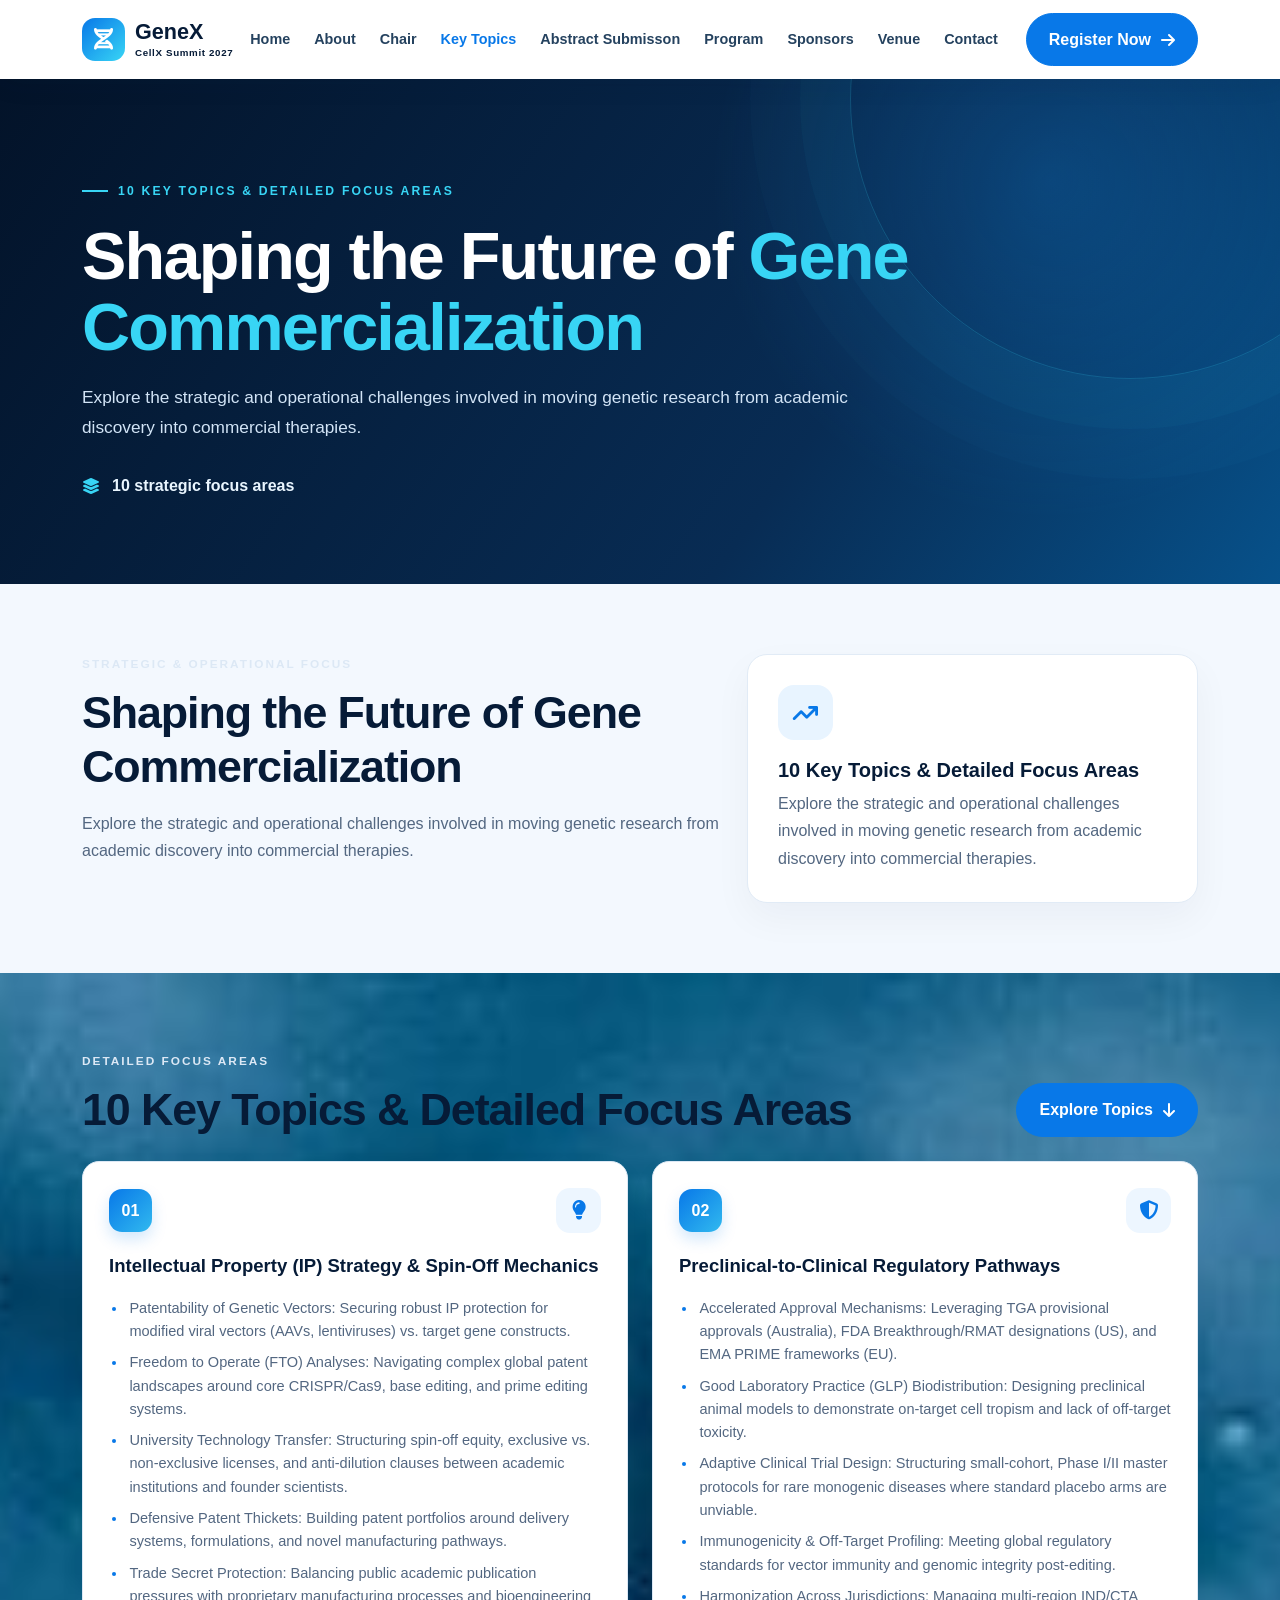
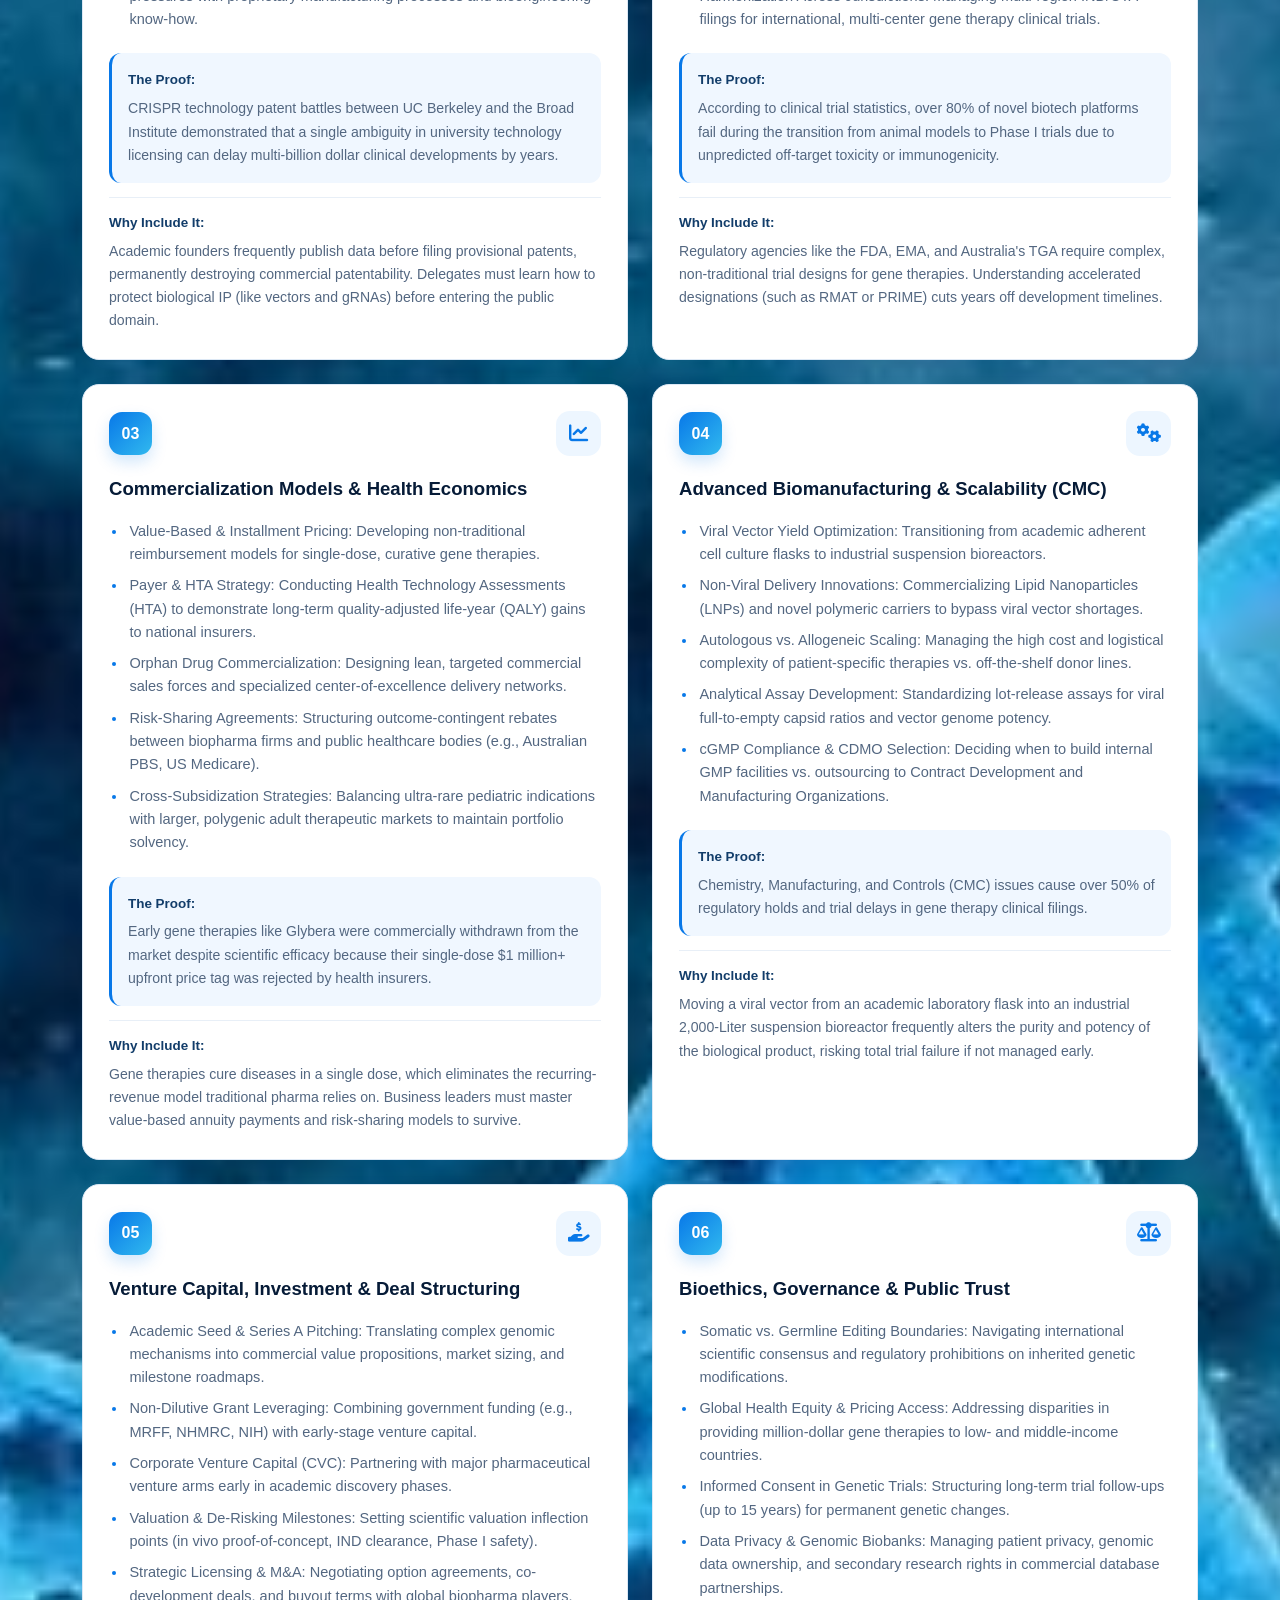
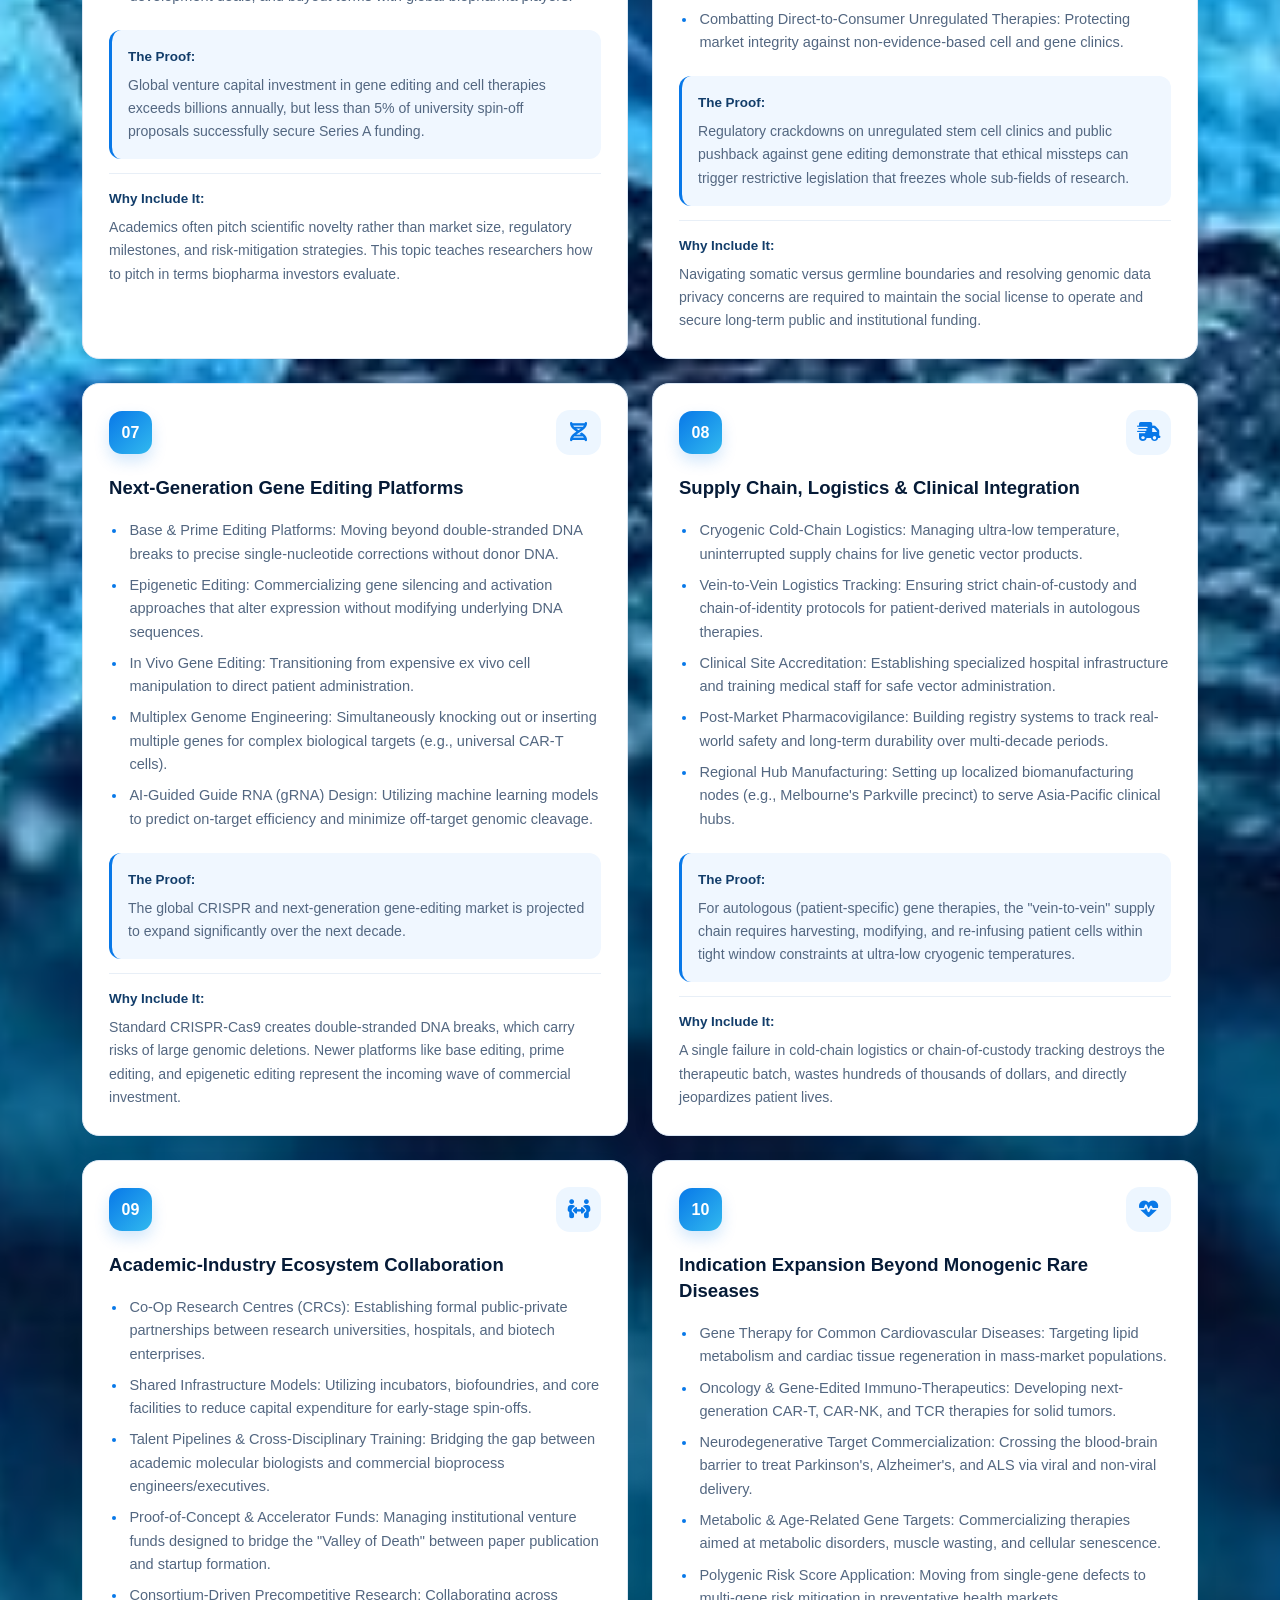
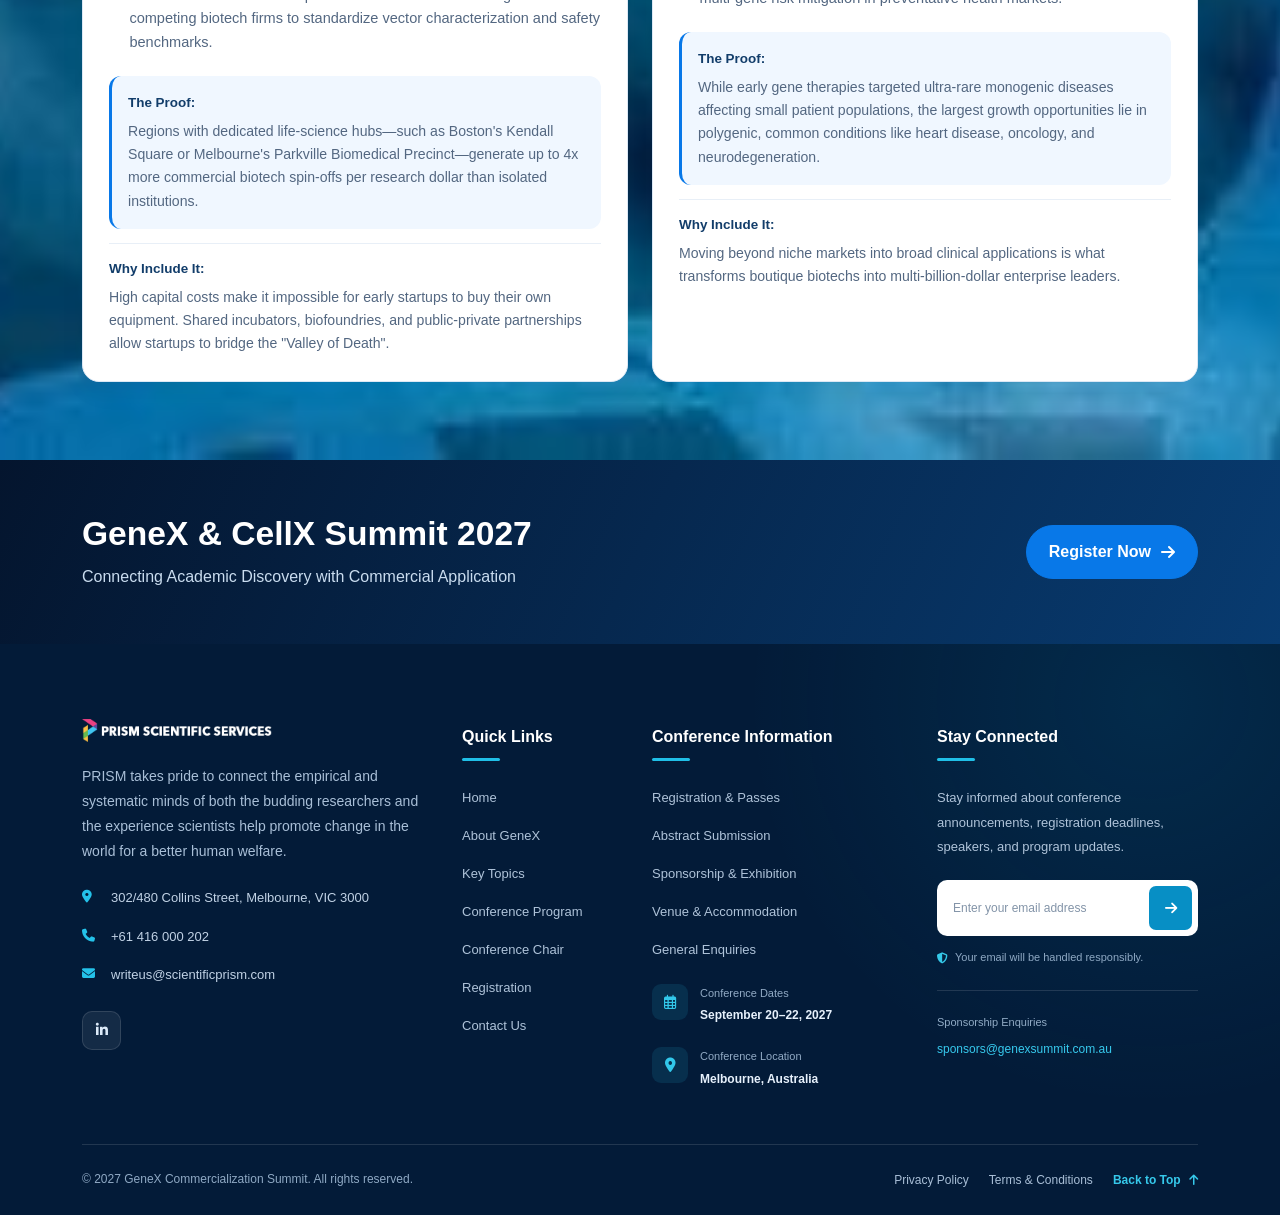
<file: key-topics.html>
<!doctype html>
<html lang="en">
  <head>
    <meta charset="UTF-8" />
    <meta name="viewport" content="width=device-width, initial-scale=1" />
    <meta
      name="description"
      content="10 Key Topics & Detailed Focus Areas — GeneX & CellX Summit 2027"
    />
    <title>Key Topics | GeneX & CellX Summit 2027</title>
    <link
      href="https://cdn.jsdelivr.net/npm/bootstrap@5.3.3/dist/css/bootstrap.min.css"
      rel="stylesheet"
    />
    <link
      href="https://cdnjs.cloudflare.com/ajax/libs/font-awesome/6.5.2/css/all.min.css"
      rel="stylesheet"
    />

    <link rel="stylesheet" href="./assets/css/style.css">
    <style>
      :root {
        --navy: #061b37;
        --blue: #0878e8;
        --cyan: #38d5f5;
        --ink: #142e4d;
        --muted: #536781;
        --pale: #f3f8fe;
        --line: #dce8f5;
      }
      * {
        box-sizing: border-box;
      }
      html {
        scroll-behavior: smooth;
        scroll-padding-top: 90px;
      }
      body {
        margin: 0;
        font-family: Inter, "Segoe UI", Arial, sans-serif;
        color: var(--muted);
        line-height: 1.7;
        background: #fff;
      }
      .navbar {
        padding: 13px 0;
        background: #fff;
        box-shadow: 0 5px 25px rgba(5, 28, 56, 0.07);
      }
      .brand {
        display: flex;
        /* width: 50px; */
        align-items: center;
        gap: 10px;
        color: var(--navy);
        font-weight: 850;
        font-size: 1.35rem;
        text-decoration: none;
        line-height: 1.05;
      }
      .brand-icon {
        display: grid;
        place-items: center;
        width: 43px;
        height: 43px;
        color: #fff;
        background: linear-gradient(135deg, var(--blue), var(--cyan));
        border-radius: 13px;
      }
      .brand small {
        display: block;
        font-size: 0.61rem;
        letter-spacing: 0.65px;
        margin-top: 5px;
      }
      .navbar .nav-link {
        font-size: 0.9rem;
        font-weight: 650;
        color: #25425f;
        padding: 10px 12px !important;
      }
      .navbar .nav-link:hover,
      .navbar .nav-link.active {
        color: var(--blue);
      }
      .btn-gx {
        display: inline-flex;
        align-items: center;
        justify-content: center;
        gap: 10px;
        padding: 12px 22px;
        border-radius: 50px;
        background: var(--blue);
        border: 1px solid var(--blue);
        color: #fff;
        text-decoration: none;
        font-weight: 750;
        transition: 0.25s;
      }
      .btn-gx:hover {
        background: #0563c5;
        color: #fff;
        transform: translateY(-2px);
      }
      .topics-hero {
        position: relative;
        isolation: isolate;
        overflow: hidden;
        padding: 94px 0 85px;
        color: #fff;
        background:
          radial-gradient(
            circle at 82% 20%,
            rgba(20, 137, 225, 0.25),
            transparent 30%
          ),
          linear-gradient(125deg, #031329, #082c54 65%, #07518a);
      }
      .topics-hero:before {
        content: "";
        position: absolute;
        z-index: -1;
        right: -130px;
        top: -260px;
        width: 560px;
        height: 560px;
        border: 1px solid rgba(56, 213, 245, 0.2);
        border-radius: 50%;
        box-shadow:
          0 0 0 50px rgba(56, 213, 245, 0.03),
          0 0 0 100px rgba(56, 213, 245, 0.02);
      }
      .eyebrow {
        display: inline-flex;
        align-items: center;
        gap: 10px;
        color: var(--cyan);
        font-size: 0.76rem;
        font-weight: 850;
        letter-spacing: 2.2px;
        text-transform: uppercase;
      }
      .eyebrow:before {
        content: "";
        width: 26px;
        height: 2px;
        background: currentColor;
      }
      .topics-hero h1 {
        max-width: 850px;
        margin: 19px 0;
        font-size: clamp(2.5rem, 5.2vw, 4.4rem);
        line-height: 1.08;
        letter-spacing: -1.8px;
        font-weight: 850;
      }
      .topics-hero h1 span {
        color: var(--cyan);
      }
      .topics-hero p {
        max-width: 780px;
        color: #d2e4f6;
        font-size: 1.08rem;
        margin: 0;
      }
      .hero-stat {
        display: flex;
        align-items: center;
        gap: 12px;
        margin-top: 30px;
        color: #eaf6ff;
        font-weight: 700;
      }
      .hero-stat i {
        color: var(--cyan);
      }
      .intro {
        padding: 70px 0;
        background: var(--pale);
      }
      .section-kicker {
        font-size: 0.74rem;
        font-weight: 850;
        letter-spacing: 2px;
        color: var(--line);
        text-transform: uppercase;
        margin-bottom: 12px;
      }
      .section-title {
        color: var(--navy);
        font-weight: 850;
        letter-spacing: -1.1px;
        line-height: 1.2;
        font-size: clamp(2rem, 3.5vw, 2.9rem);
      }
      .intro-panel {
        height: 100%;
        padding: 30px;
        border: 1px solid #e1ebf6;
        border-radius: 20px;
        background: #fff;
        box-shadow: 0 15px 38px rgba(6, 27, 55, 0.045);
      }
      .intro-symbol {
        width: 55px;
        height: 55px;
        display: grid;
        place-items: center;
        border-radius: 16px;
        background: #e8f4ff;
        color: var(--blue);
        font-size: 1.4rem;
        margin-bottom: 18px;
      }
      .topic-section {
        padding: 78px 0;
        background: #fff;
           background: var(--navy) url("assets/key-topic-bg.png") center/cover
          no-repeat;
      
      }
       .topic-section:before {
        content: "";
        position: absolute;
        inset: 0;
        z-index: -1;
        background: linear-gradient(
          90deg,
          rgba(3, 27, 58, 0.96) 0%,
          rgba(4, 38, 78, 0.82) 44%,
          rgba(4, 38, 78, 0.15) 100%
        );
      }
      .topic-card {
        height: 100%;
        border: 1px solid var(--line);
        border-radius: 17px;
        padding: 26px;
        background: #fff;
        box-shadow: 0 10px 30px rgba(6, 27, 55, 0.035);
        transition:
          transform 0.25s,
          box-shadow 0.25s,
          border-color 0.25s;
      }
      .topic-card:hover {
        transform: translateY(-5px);
        border-color: #9ccfff;
        box-shadow: 0 20px 45px rgba(6, 27, 55, 0.09);
      }
      .topic-top {
        display: flex;
        align-items: center;
        justify-content: space-between;
        gap: 12px;
        margin-bottom: 20px;
      }
      .topic-number {
        width: 43px;
        height: 43px;
        display: grid;
        place-items: center;
        border-radius: 13px;
        color: #fff;
        font-weight: 850;
        background: linear-gradient(135deg, #0878e8, #31b9ef);
        box-shadow: 0 7px 15px rgba(8, 120, 232, 0.18);
      }
      .topic-icon {
        width: 45px;
        height: 45px;
        display: grid;
        place-items: center;
        border-radius: 14px;
        background: #edf6ff;
        color: var(--blue);
        font-size: 1.2rem;
      }
      .topic-card h3 {
        color: var(--navy);
        font-size: 1.16rem;
        line-height: 1.4;
        font-weight: 850;
        margin: 0 0 18px;
      }
      .topic-card h4 {
        font-size: 0.9rem;
        color: #143c68;
        font-weight: 850;
        margin: 22px 0 9px;
      }
      .topic-card ul {
        padding-left: 1.15rem;
        margin-bottom: 0;
      }
      .topic-card li {
        padding-left: 2px;
        margin-bottom: 8px;
        font-size: 0.91rem;
        line-height: 1.6;
      }
      .topic-card li::marker {
        color: var(--blue);
      }
      .topic-proof {
        margin-top: 22px;
        padding: 16px;
        border-radius: 12px;
        background: #f0f7ff;
        border-left: 3px solid var(--blue);
      }
      .topic-proof strong,
      .topic-why strong {
        display: block;
        color: #123d6a;
        font-size: 0.84rem;
        margin-bottom: 5px;
      }
      .topic-proof p,
      .topic-why p {
        font-size: 0.88rem;
        line-height: 1.65;
        margin: 0;
      }
      .topic-why {
        margin-top: 14px;
        padding-top: 14px;
        border-top: 1px solid #e8eff7;
      }
      .topic-card:nth-child(3n + 2) .topic-number {
        background: linear-gradient(135deg, #079c88, #40c5a9);
      }
      .topic-card:nth-child(3n) .topic-number {
        background: linear-gradient(135deg, #0862bc, #24a9d5);
      }
      .cta-band {
        padding: 54px 0;
        background: linear-gradient(115deg, #04152e, #083b70);
        color: #fff;
      }
      .cta-band h2 {
        font-size: clamp(1.5rem, 2.7vw, 2.1rem);
        font-weight: 850;
        color: #fff;
      }
      .cta-band p {
        color: #c9dcef;
        margin: 0;
      }
      footer {
        padding: 26px 0;
        background: #020e20;
        color: #b8cce1;
        font-size: 0.88rem;
      }
      footer a {
        color: #e1efff;
        text-decoration: none;
      }
      footer a:hover {
        color: var(--cyan);
      }
      @media (max-width: 767.98px) {
        .topics-hero {
          padding: 75px 0 65px;
        }
        .intro,
        .topic-section {
          padding: 54px 0;
        }
        .topic-card {
          padding: 22px;
        }
        .topics-hero h1 {
          letter-spacing: -1px;
        }
      }
      @media (prefers-reduced-motion: reduce) {
        html {
          scroll-behavior: auto;
        }
        *,
        *:before,
        *:after {
          transition: none !important;
        }
      }
    </style>
  </head>
  <body>
    <nav class="navbar navbar-expand-lg sticky-top">
      <div class="container">
        <a class="brand" href="index.html" aria-label="GeneX home"
          >
          <span class="brand-icon"><i class="fa-solid fa-dna"></i></span
          ><span>GeneX <small> CellX Summit 2027</small></span>
                    <!-- <span>  <img src="assets/prism_logo_dark.png" alt="" srcset="" style="width: 579%;"> </span>   -->

        </a>
        <button
          class="navbar-toggler"
          type="button"
          data-bs-toggle="collapse"
          data-bs-target="#mainNav"
          aria-controls="mainNav"
          aria-expanded="false"
          aria-label="Toggle navigation"
        >
          <span class="navbar-toggler-icon"></span>
        </button>
        <div class="collapse navbar-collapse" id="mainNav">
          <ul class="navbar-nav ms-auto align-items-lg-center">
            <li class="nav-item">
              <a class="nav-link" href="index.html">Home</a>
            </li>
            <li class="nav-item">
              <a class="nav-link" href="about.html">About</a>
            </li>
               <li class="nav-item">
              <a class="nav-link" href="chair.html">Chair</a>
            </li>
            <li class="nav-item">
              <a
                class="nav-link active"
                aria-current="page"
                href="key-topics.html"
                >Key Topics</a
              >
            </li>

             <li class="nav-item">
              <a class="nav-link" href="abstract-submission.html">Abstract Submisson</a>
            </li>
         
            <li class="nav-item">
              <a class="nav-link" href="program.html">Program</a>
            </li>
                <li class="nav-item">
              <a class="nav-link" href="sponsors.html">Sponsors</a>
            </li>
            <li class="nav-item">
              <a class="nav-link " href="venue.html">Venue</a>
            </li>
            <li class="nav-item">
              <a class="nav-link" href="contact.html">Contact</a>
            </li>
            <li class="nav-item ms-lg-3 mt-2 mt-lg-0">
              <a class="btn-gx" href="registration_form.html"
                >Register Now <i class="fa-solid fa-arrow-right"></i
              ></a>
            </li>
          </ul>
        </div>
      </div>
    </nav>
    <header class="topics-hero">
      <div class="container">
        <div class="eyebrow">10 Key Topics &amp; Detailed Focus Areas</div>
        <h1>Shaping the Future of <span>Gene Commercialization</span></h1>
        <p>
          Explore the strategic and operational challenges involved in moving
          genetic research from academic discovery into commercial therapies.
        </p>
        <div class="hero-stat">
          <i class="fa-solid fa-layer-group"></i
          ><span>10 strategic focus areas</span>
        </div>
      </div>
    </header>
    <section class="intro">
      <div class="container">
        <div class="row g-4 align-items-stretch">
          <div class="col-lg-7">
            <div class="section-kicker">Strategic &amp; Operational Focus</div>
            <h2 class="section-title mb-3">
              Shaping the Future of Gene Commercialization
            </h2>
            <p class="mb-0">
              Explore the strategic and operational challenges involved in
              moving genetic research from academic discovery into commercial
              therapies.
            </p>
          </div>
          <div class="col-lg-5">
            <div class="intro-panel">
              <div class="intro-symbol">
                <i class="fa-solid fa-arrow-trend-up"></i>
              </div>
              <h3 class="h5 fw-bold" style="color: var(--navy)">
                10 Key Topics &amp; Detailed Focus Areas
              </h3>
              <p class="mb-0">
                Explore the strategic and operational challenges involved in
                moving genetic research from academic discovery into commercial
                therapies.
              </p>
            </div>
          </div>
        </div>
      </div>
    </section>
    <section class="topic-section" id="topic-list">
      <div class="container">
        <div
          class="d-flex flex-column flex-md-row justify-content-between align-items-md-end gap-3 mb-4"
        >
          <div>
            <div class="section-kicker">Detailed Focus Areas</div>
            <h2 class="section-title mb-0">
              10 Key Topics &amp; Detailed Focus Areas
            </h2>
          </div>
          <a class="btn-gx align-self-start align-self-md-auto" href="#topic-01"
            >Explore Topics <i class="fa-solid fa-arrow-down"></i
          ></a>
        </div>
        <div class="row g-4">
          <div class="col-lg-6" id="topic-01">
            <article class="topic-card">
              <div class="topic-top">
                <span class="topic-number">01</span
                ><span class="topic-icon"
                  ><i class="fa-solid fa-lightbulb"></i
                ></span>
              </div>
              <h3>Intellectual Property (IP) Strategy & Spin-Off Mechanics</h3>
              <ul>
                <li>
                  Patentability of Genetic Vectors: Securing robust IP
                  protection for modified viral vectors (AAVs, lentiviruses) vs.
                  target gene constructs.
                </li>
                <li>
                  Freedom to Operate (FTO) Analyses: Navigating complex global
                  patent landscapes around core CRISPR/Cas9, base editing, and
                  prime editing systems.
                </li>
                <li>
                  University Technology Transfer: Structuring spin-off equity,
                  exclusive vs. non-exclusive licenses, and anti-dilution
                  clauses between academic institutions and founder scientists.
                </li>
                <li>
                  Defensive Patent Thickets: Building patent portfolios around
                  delivery systems, formulations, and novel manufacturing
                  pathways.
                </li>
                <li>
                  Trade Secret Protection: Balancing public academic publication
                  pressures with proprietary manufacturing processes and
                  bioengineering know-how.
                </li>
              </ul>
              <div class="topic-proof">
                <strong>The Proof:</strong>
                <p>
                  CRISPR technology patent battles between UC Berkeley and the
                  Broad Institute demonstrated that a single ambiguity in
                  university technology licensing can delay multi-billion dollar
                  clinical developments by years.
                </p>
              </div>
              <div class="topic-why">
                <strong>Why Include It:</strong>
                <p>
                  Academic founders frequently publish data before filing
                  provisional patents, permanently destroying commercial
                  patentability. Delegates must learn how to protect biological
                  IP (like vectors and gRNAs) before entering the public domain.
                </p>
              </div>
            </article>
          </div>
          <div class="col-lg-6" id="topic-02">
            <article class="topic-card">
              <div class="topic-top">
                <span class="topic-number">02</span
                ><span class="topic-icon"
                  ><i class="fa-solid fa-shield-halved"></i
                ></span>
              </div>
              <h3>Preclinical-to-Clinical Regulatory Pathways</h3>
              <ul>
                <li>
                  Accelerated Approval Mechanisms: Leveraging TGA provisional
                  approvals (Australia), FDA Breakthrough/RMAT designations
                  (US), and EMA PRIME frameworks (EU).
                </li>
                <li>
                  Good Laboratory Practice (GLP) Biodistribution: Designing
                  preclinical animal models to demonstrate on-target cell
                  tropism and lack of off-target toxicity.
                </li>
                <li>
                  Adaptive Clinical Trial Design: Structuring small-cohort,
                  Phase I/II master protocols for rare monogenic diseases where
                  standard placebo arms are unviable.
                </li>
                <li>
                  Immunogenicity & Off-Target Profiling: Meeting global
                  regulatory standards for vector immunity and genomic integrity
                  post-editing.
                </li>
                <li>
                  Harmonization Across Jurisdictions: Managing multi-region
                  IND/CTA filings for international, multi-center gene therapy
                  clinical trials.
                </li>
              </ul>
              <div class="topic-proof">
                <strong>The Proof:</strong>
                <p>
                  According to clinical trial statistics, over 80% of novel
                  biotech platforms fail during the transition from animal
                  models to Phase I trials due to unpredicted off-target
                  toxicity or immunogenicity.
                </p>
              </div>
              <div class="topic-why">
                <strong>Why Include It:</strong>
                <p>
                  Regulatory agencies like the FDA, EMA, and Australia's TGA
                  require complex, non-traditional trial designs for gene
                  therapies. Understanding accelerated designations (such as
                  RMAT or PRIME) cuts years off development timelines.
                </p>
              </div>
            </article>
          </div>
          <div class="col-lg-6" id="topic-03">
            <article class="topic-card">
              <div class="topic-top">
                <span class="topic-number">03</span
                ><span class="topic-icon"
                  ><i class="fa-solid fa-chart-line"></i
                ></span>
              </div>
              <h3>Commercialization Models & Health Economics</h3>
              <ul>
                <li>
                  Value-Based & Installment Pricing: Developing non-traditional
                  reimbursement models for single-dose, curative gene therapies.
                </li>
                <li>
                  Payer & HTA Strategy: Conducting Health Technology Assessments
                  (HTA) to demonstrate long-term quality-adjusted life-year
                  (QALY) gains to national insurers.
                </li>
                <li>
                  Orphan Drug Commercialization: Designing lean, targeted
                  commercial sales forces and specialized center-of-excellence
                  delivery networks.
                </li>
                <li>
                  Risk-Sharing Agreements: Structuring outcome-contingent
                  rebates between biopharma firms and public healthcare bodies
                  (e.g., Australian PBS, US Medicare).
                </li>
                <li>
                  Cross-Subsidization Strategies: Balancing ultra-rare pediatric
                  indications with larger, polygenic adult therapeutic markets
                  to maintain portfolio solvency.
                </li>
              </ul>
              <div class="topic-proof">
                <strong>The Proof:</strong>
                <p>
                  Early gene therapies like Glybera were commercially withdrawn
                  from the market despite scientific efficacy because their
                  single-dose $1 million+ upfront price tag was rejected by
                  health insurers.
                </p>
              </div>
              <div class="topic-why">
                <strong>Why Include It:</strong>
                <p>
                  Gene therapies cure diseases in a single dose, which
                  eliminates the recurring-revenue model traditional pharma
                  relies on. Business leaders must master value-based annuity
                  payments and risk-sharing models to survive.
                </p>
              </div>
            </article>
          </div>
          <div class="col-lg-6" id="topic-04">
            <article class="topic-card">
              <div class="topic-top">
                <span class="topic-number">04</span
                ><span class="topic-icon"
                  ><i class="fa-solid fa-gears"></i
                ></span>
              </div>
              <h3>Advanced Biomanufacturing & Scalability (CMC)</h3>
              <ul>
                <li>
                  Viral Vector Yield Optimization: Transitioning from academic
                  adherent cell culture flasks to industrial suspension
                  bioreactors.
                </li>
                <li>
                  Non-Viral Delivery Innovations: Commercializing Lipid
                  Nanoparticles (LNPs) and novel polymeric carriers to bypass
                  viral vector shortages.
                </li>
                <li>
                  Autologous vs. Allogeneic Scaling: Managing the high cost and
                  logistical complexity of patient-specific therapies vs.
                  off-the-shelf donor lines.
                </li>
                <li>
                  Analytical Assay Development: Standardizing lot-release assays
                  for viral full-to-empty capsid ratios and vector genome
                  potency.
                </li>
                <li>
                  cGMP Compliance & CDMO Selection: Deciding when to build
                  internal GMP facilities vs. outsourcing to Contract
                  Development and Manufacturing Organizations.
                </li>
              </ul>
              <div class="topic-proof">
                <strong>The Proof:</strong>
                <p>
                  Chemistry, Manufacturing, and Controls (CMC) issues cause over
                  50% of regulatory holds and trial delays in gene therapy
                  clinical filings.
                </p>
              </div>
              <div class="topic-why">
                <strong>Why Include It:</strong>
                <p>
                  Moving a viral vector from an academic laboratory flask into
                  an industrial 2,000-Liter suspension bioreactor frequently
                  alters the purity and potency of the biological product,
                  risking total trial failure if not managed early.
                </p>
              </div>
            </article>
          </div>
          <div class="col-lg-6" id="topic-05">
            <article class="topic-card">
              <div class="topic-top">
                <span class="topic-number">05</span
                ><span class="topic-icon"
                  ><i class="fa-solid fa-hand-holding-dollar"></i
                ></span>
              </div>
              <h3>Venture Capital, Investment & Deal Structuring</h3>
              <ul>
                <li>
                  Academic Seed & Series A Pitching: Translating complex genomic
                  mechanisms into commercial value propositions, market sizing,
                  and milestone roadmaps.
                </li>
                <li>
                  Non-Dilutive Grant Leveraging: Combining government funding
                  (e.g., MRFF, NHMRC, NIH) with early-stage venture capital.
                </li>
                <li>
                  Corporate Venture Capital (CVC): Partnering with major
                  pharmaceutical venture arms early in academic discovery
                  phases.
                </li>
                <li>
                  Valuation & De-Risking Milestones: Setting scientific
                  valuation inflection points (in vivo proof-of-concept, IND
                  clearance, Phase I safety).
                </li>
                <li>
                  Strategic Licensing & M&A: Negotiating option agreements,
                  co-development deals, and buyout terms with global biopharma
                  players.
                </li>
              </ul>
              <div class="topic-proof">
                <strong>The Proof:</strong>
                <p>
                  Global venture capital investment in gene editing and cell
                  therapies exceeds billions annually, but less than 5% of
                  university spin-off proposals successfully secure Series A
                  funding.
                </p>
              </div>
              <div class="topic-why">
                <strong>Why Include It:</strong>
                <p>
                  Academics often pitch scientific novelty rather than market
                  size, regulatory milestones, and risk-mitigation strategies.
                  This topic teaches researchers how to pitch in terms biopharma
                  investors evaluate.
                </p>
              </div>
            </article>
          </div>
          <div class="col-lg-6" id="topic-06">
            <article class="topic-card">
              <div class="topic-top">
                <span class="topic-number">06</span
                ><span class="topic-icon"
                  ><i class="fa-solid fa-scale-balanced"></i
                ></span>
              </div>
              <h3>Bioethics, Governance & Public Trust</h3>
              <ul>
                <li>
                  Somatic vs. Germline Editing Boundaries: Navigating
                  international scientific consensus and regulatory prohibitions
                  on inherited genetic modifications.
                </li>
                <li>
                  Global Health Equity & Pricing Access: Addressing disparities
                  in providing million-dollar gene therapies to low- and
                  middle-income countries.
                </li>
                <li>
                  Informed Consent in Genetic Trials: Structuring long-term
                  trial follow-ups (up to 15 years) for permanent genetic
                  changes.
                </li>
                <li>
                  Data Privacy & Genomic Biobanks: Managing patient privacy,
                  genomic data ownership, and secondary research rights in
                  commercial database partnerships.
                </li>
                <li>
                  Combatting Direct-to-Consumer Unregulated Therapies:
                  Protecting market integrity against non-evidence-based cell
                  and gene clinics.
                </li>
              </ul>
              <div class="topic-proof">
                <strong>The Proof:</strong>
                <p>
                  Regulatory crackdowns on unregulated stem cell clinics and
                  public pushback against gene editing demonstrate that ethical
                  missteps can trigger restrictive legislation that freezes
                  whole sub-fields of research.
                </p>
              </div>
              <div class="topic-why">
                <strong>Why Include It:</strong>
                <p>
                  Navigating somatic versus germline boundaries and resolving
                  genomic data privacy concerns are required to maintain the
                  social license to operate and secure long-term public and
                  institutional funding.
                </p>
              </div>
            </article>
          </div>
          <div class="col-lg-6" id="topic-07">
            <article class="topic-card">
              <div class="topic-top">
                <span class="topic-number">07</span
                ><span class="topic-icon"><i class="fa-solid fa-dna"></i></span>
              </div>
              <h3>Next-Generation Gene Editing Platforms</h3>
              <ul>
                <li>
                  Base & Prime Editing Platforms: Moving beyond double-stranded
                  DNA breaks to precise single-nucleotide corrections without
                  donor DNA.
                </li>
                <li>
                  Epigenetic Editing: Commercializing gene silencing and
                  activation approaches that alter expression without modifying
                  underlying DNA sequences.
                </li>
                <li>
                  In Vivo Gene Editing: Transitioning from expensive ex vivo
                  cell manipulation to direct patient administration.
                </li>
                <li>
                  Multiplex Genome Engineering: Simultaneously knocking out or
                  inserting multiple genes for complex biological targets (e.g.,
                  universal CAR-T cells).
                </li>
                <li>
                  AI-Guided Guide RNA (gRNA) Design: Utilizing machine learning
                  models to predict on-target efficiency and minimize off-target
                  genomic cleavage.
                </li>
              </ul>
              <div class="topic-proof">
                <strong>The Proof:</strong>
                <p>
                  The global CRISPR and next-generation gene-editing market is
                  projected to expand significantly over the next decade.
                </p>
              </div>
              <div class="topic-why">
                <strong>Why Include It:</strong>
                <p>
                  Standard CRISPR-Cas9 creates double-stranded DNA breaks, which
                  carry risks of large genomic deletions. Newer platforms like
                  base editing, prime editing, and epigenetic editing represent
                  the incoming wave of commercial investment.
                </p>
              </div>
            </article>
          </div>
          <div class="col-lg-6" id="topic-08">
            <article class="topic-card">
              <div class="topic-top">
                <span class="topic-number">08</span
                ><span class="topic-icon"
                  ><i class="fa-solid fa-truck-fast"></i
                ></span>
              </div>
              <h3>Supply Chain, Logistics & Clinical Integration</h3>
              <ul>
                <li>
                  Cryogenic Cold-Chain Logistics: Managing ultra-low
                  temperature, uninterrupted supply chains for live genetic
                  vector products.
                </li>
                <li>
                  Vein-to-Vein Logistics Tracking: Ensuring strict
                  chain-of-custody and chain-of-identity protocols for
                  patient-derived materials in autologous therapies.
                </li>
                <li>
                  Clinical Site Accreditation: Establishing specialized hospital
                  infrastructure and training medical staff for safe vector
                  administration.
                </li>
                <li>
                  Post-Market Pharmacovigilance: Building registry systems to
                  track real-world safety and long-term durability over
                  multi-decade periods.
                </li>
                <li>
                  Regional Hub Manufacturing: Setting up localized
                  biomanufacturing nodes (e.g., Melbourne's Parkville precinct)
                  to serve Asia-Pacific clinical hubs.
                </li>
              </ul>
              <div class="topic-proof">
                <strong>The Proof:</strong>
                <p>
                  For autologous (patient-specific) gene therapies, the
                  "vein-to-vein" supply chain requires harvesting, modifying,
                  and re-infusing patient cells within tight window constraints
                  at ultra-low cryogenic temperatures.
                </p>
              </div>
              <div class="topic-why">
                <strong>Why Include It:</strong>
                <p>
                  A single failure in cold-chain logistics or chain-of-custody
                  tracking destroys the therapeutic batch, wastes hundreds of
                  thousands of dollars, and directly jeopardizes patient lives.
                </p>
              </div>
            </article>
          </div>
          <div class="col-lg-6" id="topic-09">
            <article class="topic-card">
              <div class="topic-top">
                <span class="topic-number">09</span
                ><span class="topic-icon"
                  ><i class="fa-solid fa-people-arrows-left-right"></i
                ></span>
              </div>
              <h3>Academic-Industry Ecosystem Collaboration</h3>
              <ul>
                <li>
                  Co-Op Research Centres (CRCs): Establishing formal
                  public-private partnerships between research universities,
                  hospitals, and biotech enterprises.
                </li>
                <li>
                  Shared Infrastructure Models: Utilizing incubators,
                  biofoundries, and core facilities to reduce capital
                  expenditure for early-stage spin-offs.
                </li>
                <li>
                  Talent Pipelines & Cross-Disciplinary Training: Bridging the
                  gap between academic molecular biologists and commercial
                  bioprocess engineers/executives.
                </li>
                <li>
                  Proof-of-Concept & Accelerator Funds: Managing institutional
                  venture funds designed to bridge the "Valley of Death" between
                  paper publication and startup formation.
                </li>
                <li>
                  Consortium-Driven Precompetitive Research: Collaborating
                  across competing biotech firms to standardize vector
                  characterization and safety benchmarks.
                </li>
              </ul>
              <div class="topic-proof">
                <strong>The Proof:</strong>
                <p>
                  Regions with dedicated life-science hubs—such as Boston's
                  Kendall Square or Melbourne's Parkville Biomedical
                  Precinct—generate up to 4x more commercial biotech spin-offs
                  per research dollar than isolated institutions.
                </p>
              </div>
              <div class="topic-why">
                <strong>Why Include It:</strong>
                <p>
                  High capital costs make it impossible for early startups to
                  buy their own equipment. Shared incubators, biofoundries, and
                  public-private partnerships allow startups to bridge the
                  "Valley of Death".
                </p>
              </div>
            </article>
          </div>
          <div class="col-lg-6" id="topic-10">
            <article class="topic-card">
              <div class="topic-top">
                <span class="topic-number">10</span
                ><span class="topic-icon"
                  ><i class="fa-solid fa-heart-pulse"></i
                ></span>
              </div>
              <h3>Indication Expansion Beyond Monogenic Rare Diseases</h3>
              <ul>
                <li>
                  Gene Therapy for Common Cardiovascular Diseases: Targeting
                  lipid metabolism and cardiac tissue regeneration in
                  mass-market populations.
                </li>
                <li>
                  Oncology & Gene-Edited Immuno-Therapeutics: Developing
                  next-generation CAR-T, CAR-NK, and TCR therapies for solid
                  tumors.
                </li>
                <li>
                  Neurodegenerative Target Commercialization: Crossing the
                  blood-brain barrier to treat Parkinson's, Alzheimer's, and ALS
                  via viral and non-viral delivery.
                </li>
                <li>
                  Metabolic & Age-Related Gene Targets: Commercializing
                  therapies aimed at metabolic disorders, muscle wasting, and
                  cellular senescence.
                </li>
                <li>
                  Polygenic Risk Score Application: Moving from single-gene
                  defects to multi-gene risk mitigation in preventative health
                  markets.
                </li>
              </ul>
              <div class="topic-proof">
                <strong>The Proof:</strong>
                <p>
                  While early gene therapies targeted ultra-rare monogenic
                  diseases affecting small patient populations, the largest
                  growth opportunities lie in polygenic, common conditions like
                  heart disease, oncology, and neurodegeneration.
                </p>
              </div>
              <div class="topic-why">
                <strong>Why Include It:</strong>
                <p>
                  Moving beyond niche markets into broad clinical applications
                  is what transforms boutique biotechs into multi-billion-dollar
                  enterprise leaders.
                </p>
              </div>
            </article>
          </div>
        </div>
      </div>
    </section>
    <section class="cta-band">
      <div class="container">
        <div class="row align-items-center g-4">
          <div class="col-md">
            <h2>GeneX & CellX Summit 2027</h2>
            <p>Connecting Academic Discovery with Commercial Application</p>
          </div>
          <div class="col-md-auto">
            <a class="btn-gx" href="registration_form.html"
              >Register Now <i class="fa-solid fa-arrow-right"></i
            ></a>
          </div>
        </div>
      </div>
    </section>
     <footer class="genex-footer">
    <div class="container">

        <div class="row gy-5">

            <!-- COLUMN 1: COMPANY INFORMATION -->
            <div class="col-lg-4 col-md-6">
                <div class="footer-brand">

                    <!-- Company Logo -->
                    <a href="https://www.scientificprism.com/" class="footer-logo">
                        <img src="assets/prism_logo_footer.png"
                             alt="Prism"
                             class="img-fluid">
                    </a>

                    <!-- <h4 class="footer-company-name">
                        GeneX & CellX Summit 2027
                    </h4> -->

                    <p class="footer-description">
                        PRISM takes pride to connect the empirical and systematic minds of both the budding researchers and the experience scientists help promote change in the world for a better human welfare.
                    </p>

                    <ul class="footer-contact-list">

                        <li>
                            <i class="fa-solid fa-location-dot"></i>
                            <span>
                                 302/480 Collins Street, Melbourne, VIC 3000
                            </span>
                        </li>

                        <li>
                            <i class="fa-solid fa-phone"></i>
                            <a href="tel:+61 416 000 202">
                                +61 416 000 202
                            </a>
                        </li>

                        <li>
                            <i class="fa-solid fa-envelope"></i>
                            <a href="mailto:writeus@scientificprism.com">
                                writeus@scientificprism.com
                            </a>
                        </li>

                    </ul>

                    <!-- Social Links -->
                    <div class="footer-social-links">
                <a href="https://www.linkedin.com/company/genex-commercialization-summit-2027/posts/?viewAsMember=true" aria-label="LinkedIn">
                  <i class="fa-brands fa-linkedin-in"></i>
                </a>

                <!-- <a href="#" aria-label="Facebook">
                  <i class="fa-brands fa-facebook-f"></i>
                </a>

                <a href="#" aria-label="X">
                  <i class="fa-brands fa-x-twitter"></i>
                </a>

                <a href="#" aria-label="Instagram">
                  <i class="fa-brands fa-instagram"></i>
                </a> -->
              </div>

                </div>
            </div>


            <!-- COLUMN 2: QUICK LINKS -->
            <div class="col-lg-2 col-md-6">
                <div class="footer-column">

                    <h5 class="footer-heading">Quick Links</h5>

                    <ul class="footer-links">
                        <li><a href="index.html">Home</a></li>
                        <li><a href="about.html">About GeneX</a></li>
                        <li><a href="topics.html">Key Topics</a></li>
                        <li><a href="program.html">Conference Program</a></li>
                        <li><a href="chair.html">Conference Chair</a></li>
                        <li><a href="registration.html">Registration</a></li>
                        <li><a href="contact.html">Contact Us</a></li>
                    </ul>

                </div>
            </div>


            <!-- COLUMN 3: CONFERENCE INFORMATION -->
            <div class="col-lg-3 col-md-6">
                <div class="footer-column">

                    <h5 class="footer-heading">
                        Conference Information
                    </h5>

                    <ul class="footer-links">

                        <li>
                            <a href="registration.html">
                                Registration &amp; Passes
                            </a>
                        </li>

                        <li>
                            <a href="abstract-submission.html">
                                Abstract Submission
                            </a>
                        </li>

                        <li>
                            <a href="sponsorship.html">
                                Sponsorship &amp; Exhibition
                            </a>
                        </li>

                        <li>
                            <a href="venue.html">
                                Venue &amp; Accommodation
                            </a>
                        </li>

                        <li>
                            <a href="contact.html">
                                General Enquiries
                            </a>
                        </li>

                    </ul>

                    <div class="footer-event-info">
                        <div class="footer-event-icon">
                            <i class="fa-regular fa-calendar-days"></i>
                        </div>

                        <div>
                            <span>Conference Dates</span>
                            <strong>September 20–22, 2027</strong>
                        </div>
                    </div>

                    <div class="footer-event-info">
                        <div class="footer-event-icon">
                            <i class="fa-solid fa-location-dot"></i>
                        </div>

                        <div>
                            <span>Conference Location</span>
                            <strong>Melbourne, Australia</strong>
                        </div>
                    </div>

                </div>
            </div>


            <!-- COLUMN 4: NEWSLETTER -->
            <div class="col-lg-3 col-md-6">
                <div class="footer-column">

                    <h5 class="footer-heading">Stay Connected</h5>

                    <p class="footer-newsletter-text">
                        Stay informed about conference announcements,
                        registration deadlines, speakers, and program updates.
                    </p>

                    <form class="footer-newsletter-form"
                          action="newsletter.php"
                          method="post">

                        <label for="footer-newsletter-email"
                               class="visually-hidden">
                            Email address
                        </label>

                        <div class="footer-input-group">
                            <input type="email"
                                   id="footer-newsletter-email"
                                   name="email"
                                   placeholder="Enter your email address"
                                   autocomplete="email"
                                   required>

                            <button type="submit"
                                    aria-label="Subscribe to newsletter">
                                <i class="fa-solid fa-arrow-right"></i>
                            </button>
                        </div>

                        <div class="footer-privacy-note">
                            <i class="fa-solid fa-shield-halved"></i>
                            Your email will be handled responsibly.
                        </div>

                    </form>

                    <div class="footer-sponsor-contact">
                        <span>Sponsorship Enquiries</span>
                        <a href="mailto:sponsors@genexsummit.com.au">
                            sponsors@genexsummit.com.au
                        </a>
                    </div>

                </div>
            </div>

        </div>


        <!-- FOOTER BOTTOM -->
        <div class="footer-bottom">

            <div class="row align-items-center gy-3">

                <div class="col-md-6">
                    <p class="footer-copyright">
                        &copy; 2027 GeneX Commercialization Summit.
                        All rights reserved.
                    </p>
                </div>

                <div class="col-md-6">
                    <div class="footer-bottom-links">
                        <a href="privacy-policy.html">Privacy Policy</a>
                        <a href="terms.html">Terms &amp; Conditions</a>
                        <a href="#top" class="footer-back-top">
                            Back to Top <i class="fa-solid fa-arrow-up"></i>
                        </a>
                    </div>
                </div>

            </div>

        </div>

    </div>
</footer>
    <script src="https://cdn.jsdelivr.net/npm/bootstrap@5.3.3/dist/js/bootstrap.bundle.min.js"></script>
  </body>
</html>
</file>
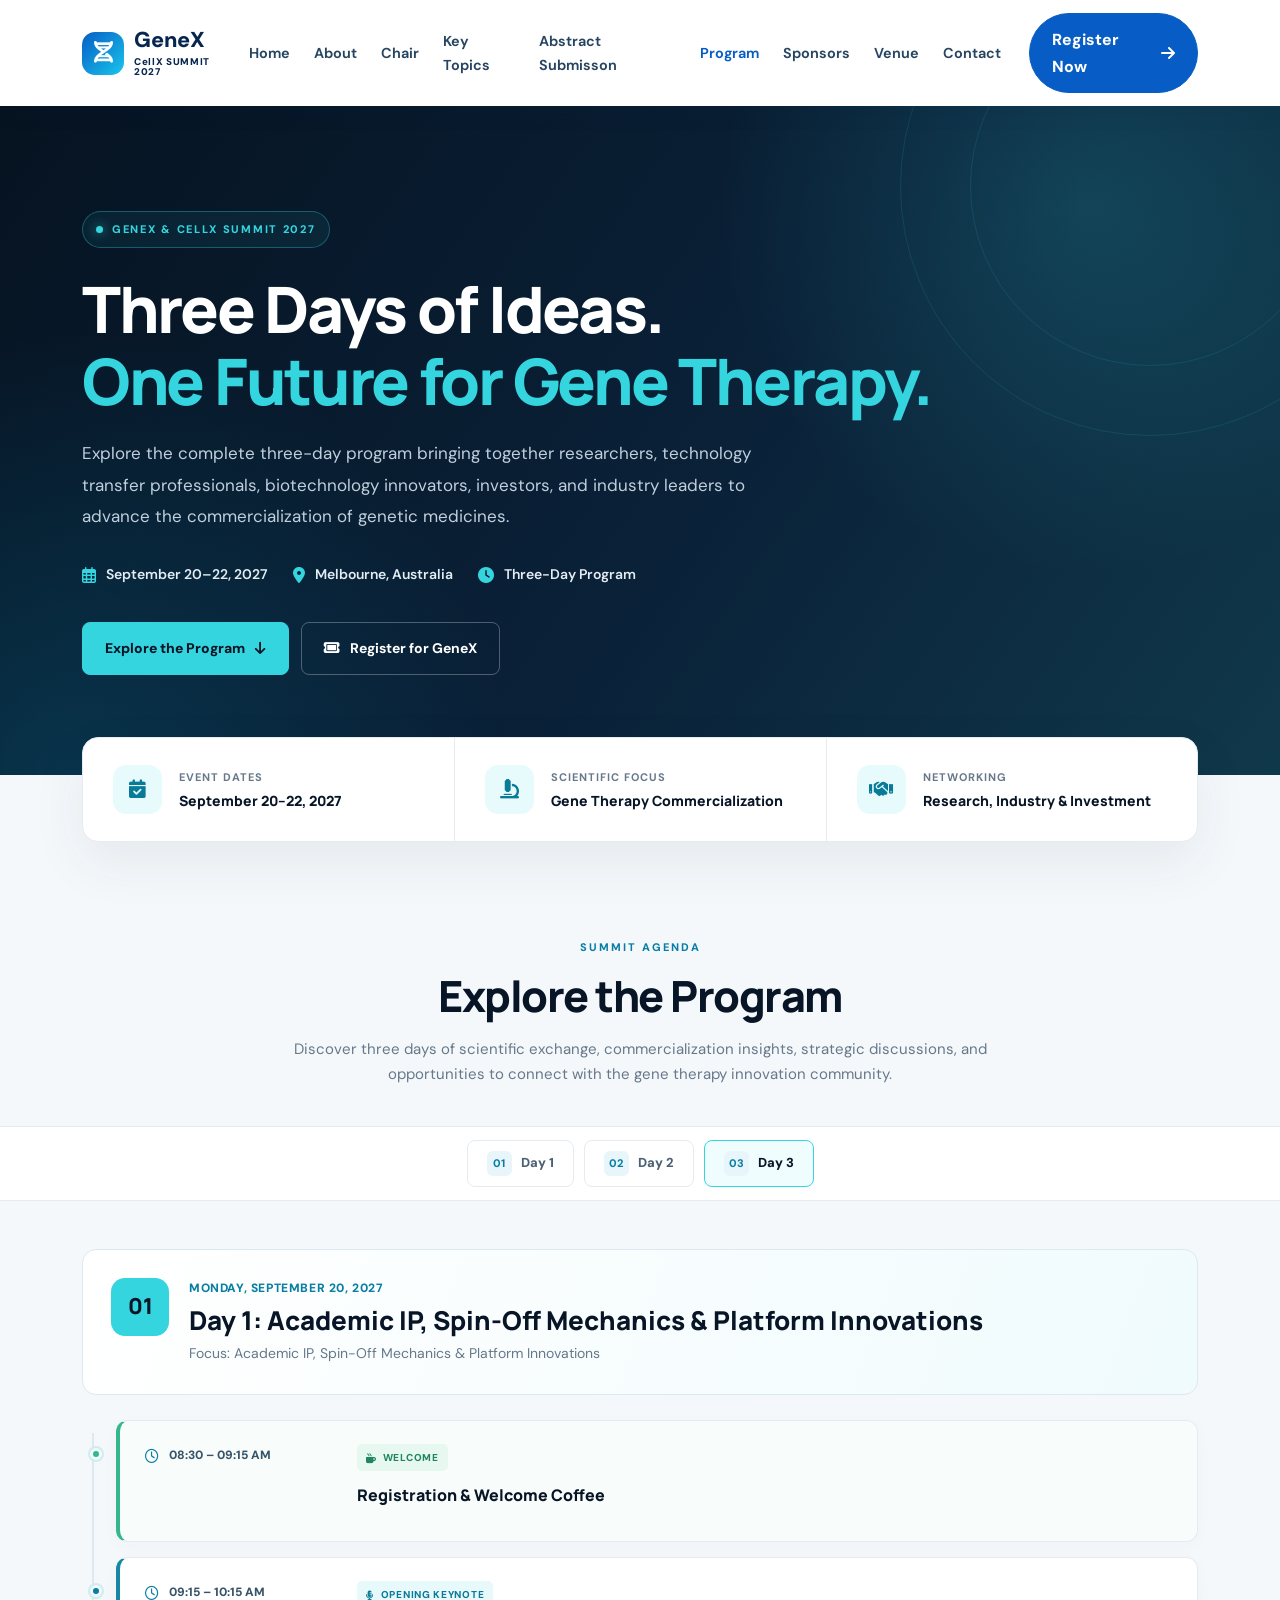
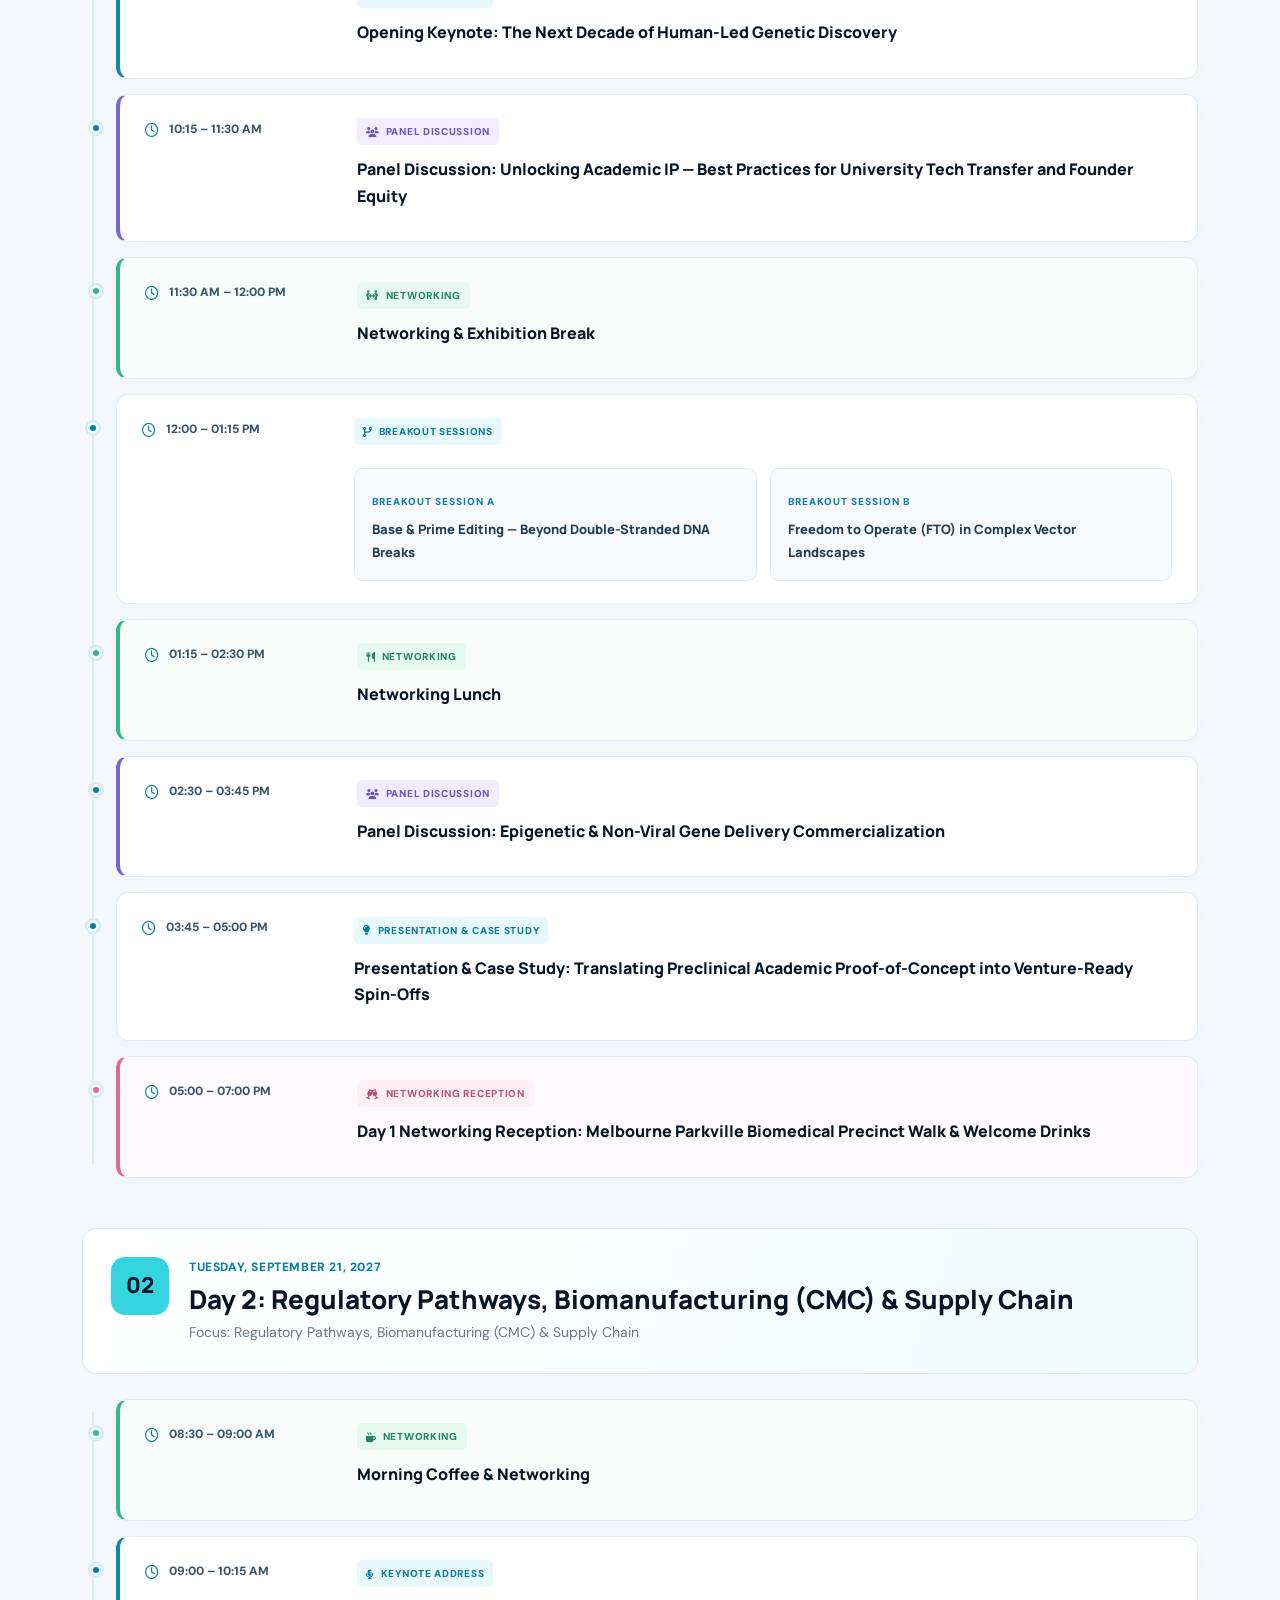
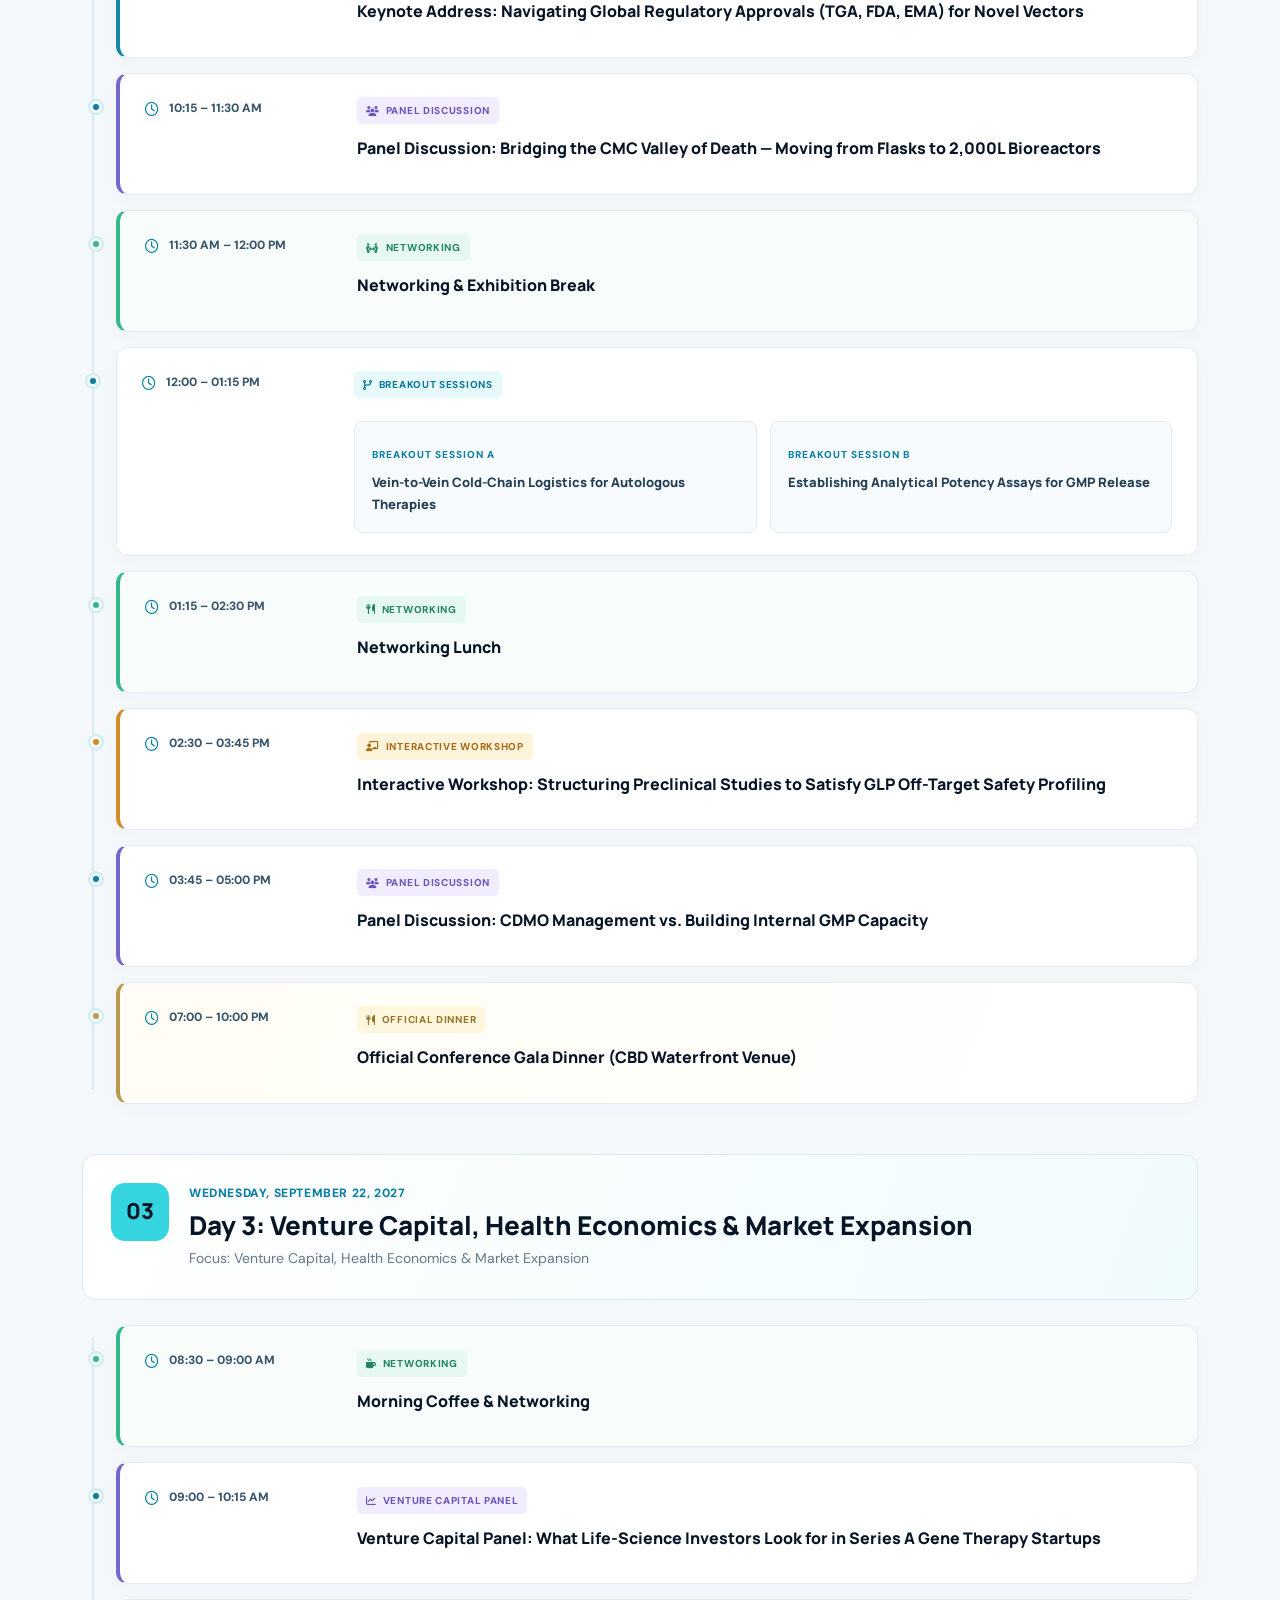
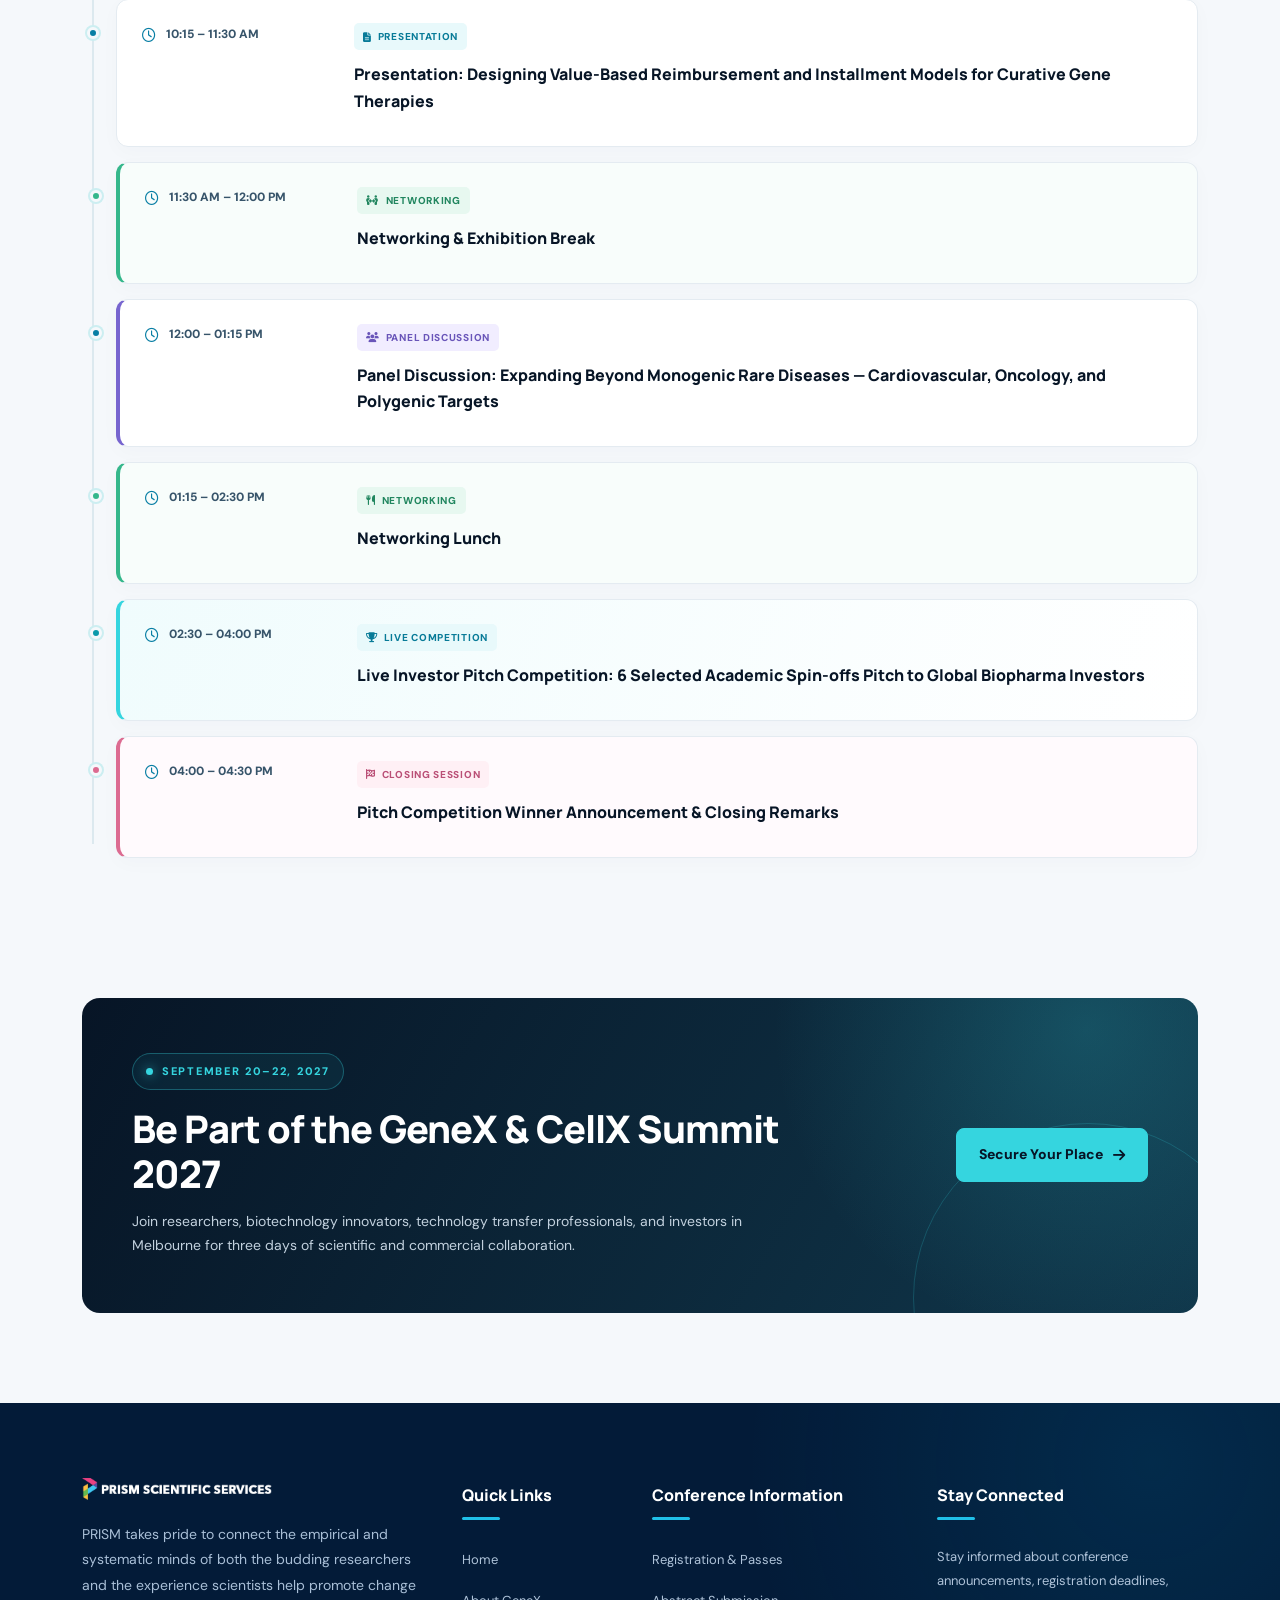
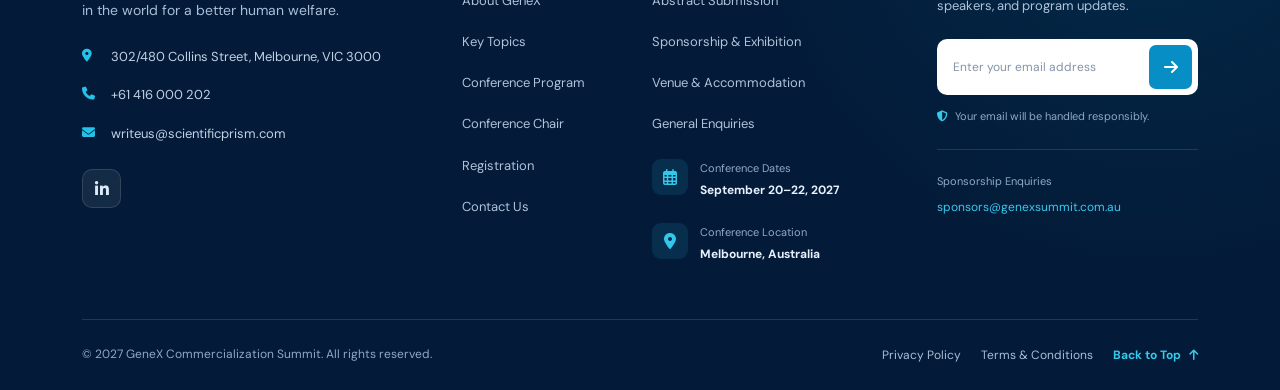
<file: program.html>
<!doctype html>
<html lang="en">
  <head>
    <meta charset="UTF-8" />
    <meta name="viewport" content="width=device-width, initial-scale=1.0" />

    <title>Program Schedule | GeneX CellX Summit 2027</title>
    <meta
      name="description"
      content="Explore the three-day program for the GeneX CellX Summit 2027, September 20–22 in Melbourne, Australia."
    />

    <!-- Bootstrap 5 -->
    <link
      href="https://cdn.jsdelivr.net/npm/bootstrap@5.3.3/dist/css/bootstrap.min.css"
      rel="stylesheet"
    />

    <!-- Font Awesome 6 -->
    <link
      rel="stylesheet"
      href="https://cdnjs.cloudflare.com/ajax/libs/font-awesome/6.5.2/css/all.min.css"
    />

    <!-- Google Fonts -->
    <link rel="preconnect" href="https://fonts.googleapis.com" />
    <link rel="preconnect" href="https://fonts.gstatic.com" crossorigin />
    <link
      href="https://fonts.googleapis.com/css2?family=DM+Sans:wght@400;500;600;700&family=Manrope:wght@400;500;600;700;800&display=swap"
      rel="stylesheet"
    />

    <link rel="stylesheet" href="./assets/css/style.css">

    <style>
      :root {
        --gx-navy: #071526;
        --gx-navy-light: #102941;
        --gx-blue: #087ea4;
        --gx-cyan: #35d5df;
        --gx-cyan-light: #e8fbfc;
        --gx-text: #172a3d;
        --gx-muted: #66788a;
        --gx-border: #e4ebf1;
        --gx-bg: #f5f8fb;
        --gx-white: #ffffff;
      }

      :root {
        --navy: #062650;
        --blue: #075dc5;
        --cyan: #19c6ed;
        --ink: #15375f;
        --pale: #eff8ff;
        --line: #dceaf7;
      }

      * {
        box-sizing: border-box;
      }

      html {
        scroll-behavior: smooth;
        scroll-padding-top: 100px;
      }

      body {
        margin: 0;
        color: var(--gx-text);
        background: var(--gx-bg);
        font-family: "DM Sans", sans-serif;
        line-height: 1.7;
      }

      h1,
      h2,
      h3,
      h4,
      h5 {
        font-family: "Manrope", sans-serif;
        font-weight: 800;
      }

      a {
        text-decoration: none;
      }

      /* NAVBAR */

     .navbar {
        padding: 13px 0;
        background: #fff;
        box-shadow: 0 5px 25px rgba(5, 28, 56, 0.07);
      }
      .brand {
        display: flex;
        /* width: 50px; */
        align-items: center;
        gap: 10px;
        color: var(--navy);
        font-weight: 850;
        font-size: 1.35rem;
        text-decoration: none;
        line-height: 1.05;
      }
      .brand-icon {
        display: grid;
        place-items: center;
        width: 43px;
        height: 43px;
        color: #fff;
        background: linear-gradient(135deg, var(--blue), var(--cyan));
        border-radius: 13px;
      }
      .brand small {
        display: block;
        font-size: 0.61rem;
        letter-spacing: 0.65px;
        margin-top: 5px;
      }
      .navbar .nav-link {
        font-size: 0.9rem;
        font-weight: 650;
        color: #25425f;
        padding: 10px 12px !important;
      }
      .navbar .nav-link:hover,
      .navbar .nav-link.active {
        color: var(--blue);
      }
      .btn-gx {
        display: inline-flex;
        align-items: center;
        justify-content: center;
        gap: 10px;
        padding: 12px 22px;
        border-radius: 50px;
        background: var(--blue);
        border: 1px solid var(--blue);
        color: #fff;
        text-decoration: none;
        font-weight: 750;
        transition: 0.25s;
      }
      .btn-gx:hover {
        background: #0563c5;
        color: #fff;
        transform: translateY(-2px);
      }

      .gx-brand-icon {
        display: inline-flex;
        align-items: center;
        justify-content: center;
        width: 42px;
        height: 42px;
        border-radius: 12px;
        color: var(--gx-navy);
        background: var(--gx-cyan);
        font-size: 21px;
      }

    



      

      .navbar-toggler {
        border: 1px solid rgba(255, 255, 255, 0.3);
      }

      .navbar-toggler:focus {
        box-shadow: 0 0 0 3px rgba(53, 213, 223, 0.2);
      }

      .navbar-toggler-icon {
        filter: invert(1);
      }

      /* HERO */

      .gx-hero {
        position: relative;
        overflow: hidden;
        padding: 105px 0 100px;
        color: #fff;
        background:
          radial-gradient(
            circle at 85% 15%,
            rgba(53, 213, 223, 0.17),
            transparent 30%
          ),
          radial-gradient(
            circle at 5% 100%,
            rgba(8, 126, 164, 0.25),
            transparent 32%
          ),
          linear-gradient(125deg, #061321 0%, #0a2138 55%, #10384b 100%);
      }

      .gx-hero::before {
        position: absolute;
        top: -170px;
        right: -120px;
        width: 500px;
        height: 500px;
        border: 1px solid rgba(53, 213, 223, 0.12);
        border-radius: 50%;
        content: "";
      }

      .gx-hero::after {
        position: absolute;
        top: -100px;
        right: -50px;
        width: 360px;
        height: 360px;
        border: 1px solid rgba(53, 213, 223, 0.12);
        border-radius: 50%;
        content: "";
      }

      .gx-hero .container {
        position: relative;
        z-index: 1;
      }

      .gx-eyebrow {
        display: inline-flex;
        align-items: center;
        gap: 9px;
        padding: 8px 13px;
        border: 1px solid rgba(53, 213, 223, 0.32);
        border-radius: 50px;
        color: var(--gx-cyan);
        background: rgba(53, 213, 223, 0.07);
        font-size: 11px;
        font-weight: 800;
        letter-spacing: 1.7px;
        text-transform: uppercase;
      }

      .gx-eyebrow-dot {
        width: 7px;
        height: 7px;
        border-radius: 50%;
        background: var(--gx-cyan);
        box-shadow: 0 0 12px rgba(53, 213, 223, 0.8);
      }

      .gx-hero h1 {
        max-width: 850px;
        margin: 25px 0 22px;
        font-size: clamp(36px, 5.2vw, 64px);
        line-height: 1.12;
        letter-spacing: -2.3px;
      }

      .gx-hero h1 span {
        color: var(--gx-cyan);
      }

      .gx-hero-description {
        max-width: 690px;
        color: #c0cfdd;
        font-size: 17px;
        line-height: 1.85;
      }

      .gx-hero-meta {
        display: flex;
        flex-wrap: wrap;
        gap: 12px 25px;
        margin-top: 30px;
      }

      .gx-hero-meta-item {
        display: flex;
        align-items: center;
        gap: 10px;
        color: #e3edf4;
        font-size: 14px;
        font-weight: 600;
      }

      .gx-hero-meta-item i {
        color: var(--gx-cyan);
        font-size: 16px;
      }

      .gx-hero-buttons {
        display: flex;
        flex-wrap: wrap;
        gap: 12px;
        margin-top: 35px;
      }

      .gx-btn-primary {
        display: inline-flex;
        align-items: center;
        justify-content: center;
        gap: 10px;
        padding: 14px 22px;
        border: 1px solid var(--gx-cyan);
        border-radius: 8px;
        color: var(--gx-navy);
        background: var(--gx-cyan);
        font-size: 14px;
        font-weight: 800;
        transition: 0.25s ease;
      }

      .gx-btn-primary:hover {
        color: var(--gx-navy);
        background: #78edf0;
        border-color: #78edf0;
        transform: translateY(-2px);
      }

      .gx-btn-outline {
        display: inline-flex;
        align-items: center;
        justify-content: center;
        gap: 10px;
        padding: 14px 22px;
        border: 1px solid rgba(255, 255, 255, 0.28);
        border-radius: 8px;
        color: #fff;
        font-size: 14px;
        font-weight: 700;
        transition: 0.25s ease;
      }

      .gx-btn-outline:hover {
        color: var(--gx-cyan);
        border-color: var(--gx-cyan);
        background: rgba(53, 213, 223, 0.06);
      }

      /* QUICK OVERVIEW */

      .gx-overview-wrap {
        position: relative;
        z-index: 2;
        margin-top: -38px;
      }

      .gx-overview {
        display: grid;
        grid-template-columns: repeat(3, 1fr);
        overflow: hidden;
        border: 1px solid var(--gx-border);
        border-radius: 16px;
        background: #fff;
        box-shadow: 0 20px 55px rgba(11, 36, 57, 0.07);
      }

      .gx-overview-item {
        display: flex;
        align-items: center;
        gap: 17px;
        padding: 27px 30px;
      }

      .gx-overview-item + .gx-overview-item {
        border-left: 1px solid var(--gx-border);
      }

      .gx-overview-icon {
        display: flex;
        flex-shrink: 0;
        align-items: center;
        justify-content: center;
        width: 49px;
        height: 49px;
        border-radius: 13px;
        color: #087b98;
        background: var(--gx-cyan-light);
        font-size: 19px;
      }

      .gx-overview-item small {
        display: block;
        margin-bottom: 3px;
        color: var(--gx-muted);
        font-size: 11px;
        font-weight: 700;
        letter-spacing: 1px;
        text-transform: uppercase;
      }

      .gx-overview-item strong {
        display: block;
        color: var(--gx-navy);
        font-family: "Manrope", sans-serif;
        font-size: 14px;
        font-weight: 800;
        line-height: 1.5;
      }

      /* GENERAL SECTION */

      .gx-program-section {
        padding: 90px 0;
      }

      .gx-section-heading {
        max-width: 740px;
        margin: 0 auto 38px;
        text-align: center;
      }

      .gx-section-label {
        display: inline-block;
        margin-bottom: 13px;
        color: var(--gx-blue);
        font-size: 11px;
        font-weight: 800;
        letter-spacing: 2px;
        text-transform: uppercase;
      }

      .gx-section-heading h2 {
        margin-bottom: 15px;
        color: var(--gx-navy);
        font-size: clamp(29px, 3.5vw, 43px);
        letter-spacing: -1.5px;
      }

      .gx-section-heading p {
        margin: 0;
        color: var(--gx-muted);
        font-size: 15px;
      }

      /* DAY NAVIGATION */

      .gx-day-nav-wrap {
        position: sticky;
        top: 68px;
        z-index: 10;
        padding: 13px 0;
        border-top: 1px solid var(--gx-border);
        border-bottom: 1px solid var(--gx-border);
        background: rgba(255, 255, 255, 0.95);
        backdrop-filter: blur(12px);
      }

      .gx-day-nav {
        display: flex;
        justify-content: center;
        flex-wrap: wrap;
        gap: 10px;
      }

      .gx-day-nav a {
        display: inline-flex;
        align-items: center;
        justify-content: center;
        gap: 9px;
        padding: 10px 19px;
        border: 1px solid var(--gx-border);
        border-radius: 8px;
        color: #4b6073;
        background: #fff;
        font-size: 13px;
        font-weight: 800;
        transition: 0.25s ease;
      }

      .gx-day-nav a span {
        display: flex;
        align-items: center;
        justify-content: center;
        width: 25px;
        height: 25px;
        border-radius: 6px;
        color: var(--gx-blue);
        background: #e8f5fa;
        font-size: 11px;
      }

      .gx-day-nav a:hover,
      .gx-day-nav a.active {
        color: var(--gx-navy);
        border-color: var(--gx-cyan);
        background: #effdfe;
      }

      /* DAY BLOCK */

      .gx-day-block {
        margin-bottom: 50px;
        scroll-margin-top: 140px;
      }

      .gx-day-heading {
        display: flex;
        align-items: flex-start;
        gap: 20px;
        margin-bottom: 25px;
        padding: 28px;
        border: 1px solid #dce9f1;
        border-radius: 14px;
        background: linear-gradient(110deg, #fff 0%, #f0fbfd 100%);
      }

      .gx-day-number {
        display: flex;
        flex-shrink: 0;
        align-items: center;
        justify-content: center;
        width: 58px;
        height: 58px;
        border-radius: 14px;
        color: var(--gx-navy);
        background: var(--gx-cyan);
        font-family: "Manrope", sans-serif;
        font-size: 22px;
        font-weight: 800;
      }

      .gx-day-heading h3 {
        margin: 0 0 6px;
        color: var(--gx-navy);
        font-size: clamp(20px, 2.5vw, 26px);
      }

      .gx-day-date {
        margin-bottom: 7px;
        color: var(--gx-blue);
        font-size: 12px;
        font-weight: 800;
        letter-spacing: 0.6px;
        text-transform: uppercase;
      }

      .gx-day-focus {
        margin: 0;
        color: var(--gx-muted);
        font-size: 14px;
      }

      /* SCHEDULE TIMELINE */

      .gx-timeline {
        position: relative;
        padding-left: 34px;
      }

      .gx-timeline::before {
        position: absolute;
        top: 13px;
        bottom: 14px;
        left: 10px;
        width: 2px;
        background: #dce9ef;
        content: "";
      }

      .gx-session {
        position: relative;
        margin-bottom: 15px;
        padding: 22px 25px;
        border: 1px solid var(--gx-border);
        border-radius: 12px;
        background: #fff;
        box-shadow: 0 5px 20px rgba(18, 47, 70, 0.025);
        transition:
          border-color 0.25s ease,
          box-shadow 0.25s ease,
          transform 0.25s ease;
      }

      .gx-session::before {
        position: absolute;
        top: 27px;
        left: -30px;
        width: 12px;
        height: 12px;
        border: 3px solid var(--gx-bg);
        border-radius: 50%;
        background: var(--gx-blue);
        box-shadow: 0 0 0 2px #cceef1;
        content: "";
      }

      .gx-session:hover {
        border-color: #b8e7ec;
        box-shadow: 0 12px 28px rgba(18, 47, 70, 0.06);
        transform: translateY(-2px);
      }

      .gx-session-inner {
        display: grid;
        grid-template-columns: 190px minmax(0, 1fr);
        gap: 22px;
        align-items: start;
      }

      .gx-session-time {
        display: flex;
        align-items: flex-start;
        gap: 10px;
        padding-top: 2px;
        color: #37546a;
        font-size: 12px;
        font-weight: 800;
        line-height: 1.7;
      }

      .gx-session-time i {
        margin-top: 4px;
        color: var(--gx-blue);
        font-size: 14px;
      }

      .gx-session-content h4 {
        margin: 0 0 10px;
        color: var(--gx-navy);
        font-size: 16px;
        line-height: 1.65;
      }

      .gx-session-content h4 strong {
        font-weight: 800;
      }

      .gx-session-tag {
        display: inline-flex;
        align-items: center;
        gap: 6px;
        margin-bottom: 11px;
        padding: 5px 9px;
        border-radius: 5px;
        color: #087b98;
        background: #e8f9fb;
        font-size: 10px;
        font-weight: 800;
        letter-spacing: 0.7px;
        text-transform: uppercase;
      }

      .gx-session-tag i {
        font-size: 10px;
      }

      .gx-session-description {
        margin: 0;
        color: var(--gx-muted);
        font-size: 13px;
      }

      /* SESSION TYPES */

      .gx-session.keynote {
        border-left: 4px solid #1687a5;
      }

      .gx-session.panel {
        border-left: 4px solid #7765cf;
      }

      .gx-session.break {
        border-left: 4px solid #35b78b;
        background: #f8fdfb;
      }

      .gx-session.break::before {
        background: #35b78b;
      }

      .gx-session.workshop {
        border-left: 4px solid #d18b27;
      }

      .gx-session.workshop::before {
        background: #d18b27;
      }

      .gx-session.networking {
        border-left: 4px solid #dc6b91;
        background: #fffafd;
      }

      .gx-session.networking::before {
        background: #dc6b91;
      }

      .gx-session.pitch {
        border-left: 4px solid var(--gx-cyan);
        background: linear-gradient(110deg, #f0fcfd, #fff);
      }

      .gx-session.pitch::before {
        background: #0b9aab;
      }

      .gx-session.gala {
        border-left: 4px solid #b89a4e;
        background: linear-gradient(110deg, #fffdf5, #fff);
      }

      .gx-session.gala::before {
        background: #b89a4e;
      }

      .gx-tag-purple {
        color: #6955b9;
        background: #f1edff;
      }

      .gx-tag-green {
        color: #21865f;
        background: #e7f8f0;
      }

      .gx-tag-orange {
        color: #a96b14;
        background: #fff3dc;
      }

      .gx-tag-pink {
        color: #ba4f76;
        background: #fff0f5;
      }

      .gx-tag-gold {
        color: #94752c;
        background: #fff7dd;
      }

      /* BREAKOUT SESSIONS */

      .gx-breakout-grid {
        display: grid;
        grid-template-columns: repeat(2, minmax(0, 1fr));
        gap: 13px;
        margin-top: 12px;
      }

      .gx-breakout-card {
        padding: 17px;
        border: 1px solid #e0eaf0;
        border-radius: 9px;
        background: #f8fbfd;
      }

      .gx-breakout-card span {
        display: inline-block;
        margin-bottom: 8px;
        color: var(--gx-blue);
        font-size: 10px;
        font-weight: 800;
        letter-spacing: 1px;
        text-transform: uppercase;
      }

      .gx-breakout-card h5 {
        margin: 0;
        color: #233d52;
        font-size: 13px;
        line-height: 1.7;
      }

      /* CLOSING CTA */

      .gx-cta-section {
        padding: 0 0 90px;
      }

      .gx-cta {
        position: relative;
        overflow: hidden;
        padding: 55px 50px;
        border-radius: 18px;
        color: #fff;
        background:
          radial-gradient(
            circle at 90% 10%,
            rgba(53, 213, 223, 0.2),
            transparent 30%
          ),
          linear-gradient(120deg, #071526, #10374b);
      }

      .gx-cta::after {
        position: absolute;
        right: -65px;
        bottom: -160px;
        width: 350px;
        height: 350px;
        border: 1px solid rgba(53, 213, 223, 0.2);
        border-radius: 50%;
        content: "";
      }

      .gx-cta .row {
        position: relative;
        z-index: 1;
      }

      .gx-cta h2 {
        max-width: 650px;
        margin-bottom: 13px;
        font-size: clamp(27px, 3.5vw, 38px);
        letter-spacing: -1px;
      }

      .gx-cta p {
        max-width: 650px;
        margin: 0;
        color: #c2d1de;
        font-size: 14px;
      }

      /* FOOTER */

      .gx-footer {
        padding: 36px 0;
        color: #b7c6d3;
        background: #06111e;
      }

      .gx-footer-brand {
        color: #fff;
        font-family: "Manrope", sans-serif;
        font-size: 22px;
        font-weight: 800;
      }

      .gx-footer-brand span {
        color: var(--gx-cyan);
      }

      .gx-footer p {
        margin: 7px 0 0;
        font-size: 12px;
      }

      .gx-footer-links {
        display: flex;
        flex-wrap: wrap;
        justify-content: flex-end;
        gap: 18px;
      }

      .gx-footer-links a {
        color: #b7c6d3;
        font-size: 12px;
        transition: color 0.2s ease;
      }

      .gx-footer-links a:hover {
        color: var(--gx-cyan);
      }

      /* RESPONSIVE */

      @media (max-width: 991.98px) {
        .gx-hero {
          padding: 80px 0 85px;
        }

        .gx-overview-item {
          padding: 23px 18px;
          gap: 12px;
        }

        .gx-overview-icon {
          width: 42px;
          height: 42px;
        }

        .gx-session-inner {
          grid-template-columns: 155px minmax(0, 1fr);
          gap: 15px;
        }

        .gx-day-nav-wrap {
          top: 66px;
        }

        .gx-navbar .navbar-collapse {
          padding-top: 15px;
        }

        .gx-nav-cta {
          margin-top: 8px;
        }
      }

      @media (max-width: 767.98px) {
        .gx-hero {
          padding: 68px 0 72px;
        }

        .gx-hero h1 {
          letter-spacing: -1.5px;
        }

        .gx-hero-description {
          font-size: 15px;
        }

        .gx-overview-wrap {
          margin-top: -25px;
        }

        .gx-overview {
          grid-template-columns: 1fr;
        }

        .gx-overview-item {
          padding: 17px 20px;
        }

        .gx-overview-item + .gx-overview-item {
          border-top: 1px solid var(--gx-border);
          border-left: 0;
        }

        .gx-program-section {
          padding: 65px 0;
        }

        .gx-day-nav-wrap {
          top: 65px;
          padding: 10px 0;
        }

        .gx-day-nav {
          gap: 7px;
        }

        .gx-day-nav a {
          padding: 8px 11px;
          font-size: 11px;
        }

        .gx-day-nav a span {
          width: 22px;
          height: 22px;
        }

        .gx-day-heading {
          padding: 20px;
          gap: 14px;
        }

        .gx-day-number {
          width: 45px;
          height: 45px;
          border-radius: 11px;
          font-size: 18px;
        }

        .gx-timeline {
          padding-left: 25px;
        }

        .gx-timeline::before {
          left: 5px;
        }

        .gx-session {
          padding: 19px;
        }

        .gx-session::before {
          left: -26px;
          width: 11px;
          height: 11px;
        }

        .gx-session-inner {
          grid-template-columns: 1fr;
          gap: 9px;
        }

        .gx-session-time {
          font-size: 12px;
        }

        .gx-session-content h4 {
          font-size: 15px;
        }

        .gx-breakout-grid {
          grid-template-columns: 1fr;
        }

        .gx-cta-section {
          padding-bottom: 65px;
        }

        .gx-cta {
          padding: 38px 25px;
        }

        .gx-footer-links {
          justify-content: flex-start;
          margin-top: 22px;
        }
      }

      @media (max-width: 400px) {
        .gx-brand {
          font-size: 21px;
        }

        .gx-brand-icon {
          width: 37px;
          height: 37px;
        }

        .gx-hero-buttons a {
          width: 100%;
        }

        .gx-day-nav a {
          gap: 5px;
          padding: 7px 8px;
        }

        .gx-day-heading {
          align-items: flex-start;
          padding: 16px;
        }
      }

      @media (prefers-reduced-motion: reduce) {
        html {
          scroll-behavior: auto;
        }

        *,
        *::before,
        *::after {
          animation-duration: 0.01ms !important;
          animation-iteration-count: 1 !important;
          transition-duration: 0.01ms !important;
        }
      }

      .navbar-brand {
        font-weight: 850;
        color: var(--navy);
        letter-spacing: -0.5px;
      }

      .navbar {
        background: #fff;
        box-shadow: 0 5px 24px #082d5710;
      }
      .navbar-brand {
        font-weight: 850;
        color: var(--navy);
        letter-spacing: -0.5px;
      }
      .brand-mark {
        display: inline-grid;
        place-items: center;
        width: 40px;
        height: 40px;
        border-radius: 12px;
        background: linear-gradient(135deg, var(--blue), var(--cyan));
        color: #fff;
        margin-right: 0.5rem;
      }
      .nav-link {
        font-weight: 650;
        color: #274562 !important;
        font-size: 0.94rem;
      }
      .nav-link:hover {
        color: var(--blue) !important;
      }

      .nav-link:hover,
      .nav-link.active {
        color: var(--blue) !important;
      }
      .btn-primary {
        background: var(--blue);
        border-color: var(--blue);
        border-radius: 999px;
        padding: 0.8rem 1.35rem;
        font-weight: 700;
      }
      .btn-outline-light {
        border-radius: 999px;
        padding: 0.8rem 1.35rem;
        font-weight: 700;
      }
    </style>
  </head>

  <body>
    <!-- ========================= NAVBAR ========================= -->

   <nav class="navbar navbar-expand-lg sticky-top">
      <div class="container">
        <a class="brand" href="index.html" aria-label="GeneX home">
          <span class="brand-icon"><i class="fa-solid fa-dna"></i></span><span>GeneX<small>CellX SUMMIT 2027</small>
          </span>
                    <!-- <span>  <img src="assets/prism_logo_dark.png" alt="" srcset="" style="width: 579%;"> </span>   -->

        </a>
        <button class="navbar-toggler" type="button" data-bs-toggle="collapse" data-bs-target="#mainNav" aria-controls="mainNav" aria-expanded="false" aria-label="Toggle navigation">
          <span class="navbar-toggler-icon"></span>
        </button>
        <div class="collapse navbar-collapse" id="mainNav">
          <ul class="navbar-nav ms-auto align-items-lg-center">
            <li class="nav-item">
              <a class="nav-link" href="index.html">Home</a>
            </li>
            <li class="nav-item">
              <a class="nav-link" href="about.html">About</a>
            </li>
               <li class="nav-item">
              <a class="nav-link" href="chair.html">Chair</a>
            </li>
            <li class="nav-item">
              <a class="nav-link " aria-current="page" href="key-topics.html">Key Topics</a>
            </li>

             <li class="nav-item">
              <a class="nav-link" href="abstract-submission.html">Abstract Submisson</a>
            </li>
         
            <li class="nav-item">
              <a class="nav-link active" href="program.html">Program</a>
            </li>
                <li class="nav-item">
              <a class="nav-link" href="sponsors.html">Sponsors</a>
            </li>
           <li class="nav-item">
              <a class="nav-link " href="venue.html">Venue</a>
            </li>
            <li class="nav-item">
              <a class="nav-link" href="contact.html">Contact</a>
            </li>
            <li class="nav-item ms-lg-3 mt-2 mt-lg-0">
              <a class="btn-gx" href="registration_form.html">Register Now <i class="fa-solid fa-arrow-right"></i></a>
            </li>
          </ul>
        </div>
      </div>
    </nav>

    <!-- ========================= HERO ========================= -->

    <header class="gx-hero">
      <div class="container">
        <span class="gx-eyebrow">
          <span class="gx-eyebrow-dot"></span>
          GeneX & CellX Summit 2027

        </span>

        <h1>
          Three Days of Ideas.<br />
          <span>One Future for Gene Therapy.</span>
        </h1>

        <p class="gx-hero-description">
          Explore the complete three-day program bringing together researchers,
          technology transfer professionals, biotechnology innovators,
          investors, and industry leaders to advance the commercialization of
          genetic medicines.
        </p>

        <div class="gx-hero-meta">
          <div class="gx-hero-meta-item">
            <i class="fa-regular fa-calendar-days"></i>
            September 20–22, 2027
          </div>

          <div class="gx-hero-meta-item">
            <i class="fa-solid fa-location-dot"></i>
            Melbourne, Australia
          </div>

          <div class="gx-hero-meta-item">
            <i class="fa-solid fa-clock"></i>
            Three-Day Program
          </div>
        </div>

        <div class="gx-hero-buttons">
          <a href="program.html" class="gx-btn-primary">
            Explore the Program
            <i class="fa-solid fa-arrow-down"></i>
          </a>

          <a href="registration_form.html" class="gx-btn-outline">
            <i class="fa-solid fa-ticket"></i>
            Register for GeneX
          </a>
        </div>
      </div>
    </header>

    <!-- ========================= OVERVIEW ========================= -->

    <div class="container gx-overview-wrap">
      <div class="gx-overview">
        <div class="gx-overview-item">
          <div class="gx-overview-icon">
            <i class="fa-solid fa-calendar-check"></i>
          </div>
          <div>
            <small>Event Dates</small>
            <strong>September 20–22, 2027</strong>
          </div>
        </div>

        <div class="gx-overview-item">
          <div class="gx-overview-icon">
            <i class="fa-solid fa-microscope"></i>
          </div>
          <div>
            <small>Scientific Focus</small>
            <strong>Gene Therapy Commercialization</strong>
          </div>
        </div>

        <div class="gx-overview-item">
          <div class="gx-overview-icon">
            <i class="fa-solid fa-handshake"></i>
          </div>
          <div>
            <small>Networking</small>
            <strong>Research, Industry & Investment</strong>
          </div>
        </div>
      </div>
    </div>

    <!-- ========================= PROGRAM INTRO ========================= -->

    <section class="gx-program-section" id="program">
      <div class="container">
        <div class="gx-section-heading">
          <span class="gx-section-label">Summit Agenda</span>

          <h2>Explore the Program</h2>

          <p>
            Discover three days of scientific exchange, commercialization
            insights, strategic discussions, and opportunities to connect with
            the gene therapy innovation community.
          </p>
        </div>
      </div>

      <!-- DAY NAVIGATION -->

      <div class="gx-day-nav-wrap mb-5">
        <div class="container">
          <nav class="gx-day-nav" aria-label="Program day navigation">
            <a class="active" href="#day1"> <span>01</span> Day 1 </a>

            <a href="#day2"> <span>02</span> Day 2 </a>

            <a href="#day3"> <span>03</span> Day 3 </a>
          </nav>
        </div>
      </div>

      <div class="container">
        <!-- =====================================================
             DAY 1
        ====================================================== -->

        <section class="gx-day-block" id="day1">
          <div class="gx-day-heading">
            <div class="gx-day-number">01</div>

            <div>
              <div class="gx-day-date">Monday, September 20, 2027</div>

              <h3>
                Day 1: Academic IP, Spin-Off Mechanics & Platform Innovations
              </h3>

              <p class="gx-day-focus">
                Focus: Academic IP, Spin-Off Mechanics & Platform Innovations
              </p>
            </div>
          </div>

          <div class="gx-timeline">
            <!-- Registration -->

            <article class="gx-session break">
              <div class="gx-session-inner">
                <div class="gx-session-time">
                  <i class="fa-regular fa-clock"></i>
                  <span>08:30 – 09:15 AM</span>
                </div>

                <div class="gx-session-content">
                  <span class="gx-session-tag gx-tag-green">
                    <i class="fa-solid fa-mug-hot"></i>
                    Welcome
                  </span>

                  <h4>Registration & Welcome Coffee</h4>
                </div>
              </div>
            </article>

            <!-- Opening Keynote -->

            <article class="gx-session keynote">
              <div class="gx-session-inner">
                <div class="gx-session-time">
                  <i class="fa-regular fa-clock"></i>
                  <span>09:15 – 10:15 AM</span>
                </div>

                <div class="gx-session-content">
                  <span class="gx-session-tag">
                    <i class="fa-solid fa-microphone-lines"></i>
                    Opening Keynote
                  </span>

                  <h4>
                    <strong>Opening Keynote:</strong>
                    The Next Decade of Human-Led Genetic Discovery
                  </h4>
                </div>
              </div>
            </article>

            <!-- University Tech Transfer -->

            <article class="gx-session panel">
              <div class="gx-session-inner">
                <div class="gx-session-time">
                  <i class="fa-regular fa-clock"></i>
                  <span>10:15 – 11:30 AM</span>
                </div>

                <div class="gx-session-content">
                  <span class="gx-session-tag gx-tag-purple">
                    <i class="fa-solid fa-users"></i>
                    Panel Discussion
                  </span>

                  <h4>
                    <strong>Panel Discussion:</strong>
                    Unlocking Academic IP — Best Practices for University Tech
                    Transfer and Founder Equity
                  </h4>
                </div>
              </div>
            </article>

            <!-- Networking Break -->

            <article class="gx-session break">
              <div class="gx-session-inner">
                <div class="gx-session-time">
                  <i class="fa-regular fa-clock"></i>
                  <span>11:30 AM – 12:00 PM</span>
                </div>

                <div class="gx-session-content">
                  <span class="gx-session-tag gx-tag-green">
                    <i class="fa-solid fa-people-arrows-left-right"></i>
                    Networking
                  </span>

                  <h4>Networking & Exhibition Break</h4>
                </div>
              </div>
            </article>

            <!-- Breakout Sessions -->

            <article class="gx-session">
              <div class="gx-session-inner">
                <div class="gx-session-time">
                  <i class="fa-regular fa-clock"></i>
                  <span>12:00 – 01:15 PM</span>
                </div>

                <div class="gx-session-content">
                  <span class="gx-session-tag">
                    <i class="fa-solid fa-code-branch"></i>
                    Breakout Sessions
                  </span>

                  <div class="gx-breakout-grid">
                    <div class="gx-breakout-card">
                      <span>Breakout Session A</span>
                      <h5>
                        Base & Prime Editing — Beyond Double-Stranded DNA Breaks
                      </h5>
                    </div>

                    <div class="gx-breakout-card">
                      <span>Breakout Session B</span>
                      <h5>
                        Freedom to Operate (FTO) in Complex Vector Landscapes
                      </h5>
                    </div>
                  </div>
                </div>
              </div>
            </article>

            <!-- Lunch -->

            <article class="gx-session break">
              <div class="gx-session-inner">
                <div class="gx-session-time">
                  <i class="fa-regular fa-clock"></i>
                  <span>01:15 – 02:30 PM</span>
                </div>

                <div class="gx-session-content">
                  <span class="gx-session-tag gx-tag-green">
                    <i class="fa-solid fa-utensils"></i>
                    Networking
                  </span>

                  <h4>Networking Lunch</h4>
                </div>
              </div>
            </article>

            <!-- Epigenetic Delivery -->

            <article class="gx-session panel">
              <div class="gx-session-inner">
                <div class="gx-session-time">
                  <i class="fa-regular fa-clock"></i>
                  <span>02:30 – 03:45 PM</span>
                </div>

                <div class="gx-session-content">
                  <span class="gx-session-tag gx-tag-purple">
                    <i class="fa-solid fa-users"></i>
                    Panel Discussion
                  </span>

                  <h4>
                    <strong>Panel Discussion:</strong>
                    Epigenetic & Non-Viral Gene Delivery Commercialization
                  </h4>
                </div>
              </div>
            </article>

            <!-- Academic Spin-Offs -->

            <article class="gx-session">
              <div class="gx-session-inner">
                <div class="gx-session-time">
                  <i class="fa-regular fa-clock"></i>
                  <span>03:45 – 05:00 PM</span>
                </div>

                <div class="gx-session-content">
                  <span class="gx-session-tag">
                    <i class="fa-solid fa-lightbulb"></i>
                    Presentation & Case Study
                  </span>

                  <h4>
                    <strong>Presentation & Case Study:</strong>
                    Translating Preclinical Academic Proof-of-Concept into
                    Venture-Ready Spin-Offs
                  </h4>
                </div>
              </div>
            </article>

            <!-- Day 1 Reception -->

            <article class="gx-session networking">
              <div class="gx-session-inner">
                <div class="gx-session-time">
                  <i class="fa-regular fa-clock"></i>
                  <span>05:00 – 07:00 PM</span>
                </div>

                <div class="gx-session-content">
                  <span class="gx-session-tag gx-tag-pink">
                    <i class="fa-solid fa-champagne-glasses"></i>
                    Networking Reception
                  </span>

                  <h4>
                    <strong>Day 1 Networking Reception:</strong>
                    Melbourne Parkville Biomedical Precinct Walk & Welcome
                    Drinks
                  </h4>
                </div>
              </div>
            </article>
          </div>
        </section>

        <!-- =====================================================
             DAY 2
        ====================================================== -->

        <section class="gx-day-block" id="day2">
          <div class="gx-day-heading">
            <div class="gx-day-number">02</div>

            <div>
              <div class="gx-day-date">Tuesday, September 21, 2027</div>

              <h3>
                Day 2: Regulatory Pathways, Biomanufacturing (CMC) & Supply
                Chain
              </h3>

              <p class="gx-day-focus">
                Focus: Regulatory Pathways, Biomanufacturing (CMC) & Supply
                Chain
              </p>
            </div>
          </div>

          <div class="gx-timeline">
            <!-- Morning Coffee -->

            <article class="gx-session break">
              <div class="gx-session-inner">
                <div class="gx-session-time">
                  <i class="fa-regular fa-clock"></i>
                  <span>08:30 – 09:00 AM</span>
                </div>

                <div class="gx-session-content">
                  <span class="gx-session-tag gx-tag-green">
                    <i class="fa-solid fa-mug-hot"></i>
                    Networking
                  </span>

                  <h4>Morning Coffee & Networking</h4>
                </div>
              </div>
            </article>

            <!-- Regulatory Keynote -->

            <article class="gx-session keynote">
              <div class="gx-session-inner">
                <div class="gx-session-time">
                  <i class="fa-regular fa-clock"></i>
                  <span>09:00 – 10:15 AM</span>
                </div>

                <div class="gx-session-content">
                  <span class="gx-session-tag">
                    <i class="fa-solid fa-microphone-lines"></i>
                    Keynote Address
                  </span>

                  <h4>
                    <strong>Keynote Address:</strong>
                    Navigating Global Regulatory Approvals (TGA, FDA, EMA) for
                    Novel Vectors
                  </h4>
                </div>
              </div>
            </article>

            <!-- CMC Panel -->

            <article class="gx-session panel">
              <div class="gx-session-inner">
                <div class="gx-session-time">
                  <i class="fa-regular fa-clock"></i>
                  <span>10:15 – 11:30 AM</span>
                </div>

                <div class="gx-session-content">
                  <span class="gx-session-tag gx-tag-purple">
                    <i class="fa-solid fa-users"></i>
                    Panel Discussion
                  </span>

                  <h4>
                    <strong>Panel Discussion:</strong>
                    Bridging the CMC Valley of Death — Moving from Flasks to
                    2,000L Bioreactors
                  </h4>
                </div>
              </div>
            </article>

            <!-- Exhibition Break -->

            <article class="gx-session break">
              <div class="gx-session-inner">
                <div class="gx-session-time">
                  <i class="fa-regular fa-clock"></i>
                  <span>11:30 AM – 12:00 PM</span>
                </div>

                <div class="gx-session-content">
                  <span class="gx-session-tag gx-tag-green">
                    <i class="fa-solid fa-people-arrows-left-right"></i>
                    Networking
                  </span>

                  <h4>Networking & Exhibition Break</h4>
                </div>
              </div>
            </article>

            <!-- Breakout Sessions -->

            <article class="gx-session">
              <div class="gx-session-inner">
                <div class="gx-session-time">
                  <i class="fa-regular fa-clock"></i>
                  <span>12:00 – 01:15 PM</span>
                </div>

                <div class="gx-session-content">
                  <span class="gx-session-tag">
                    <i class="fa-solid fa-code-branch"></i>
                    Breakout Sessions
                  </span>

                  <div class="gx-breakout-grid">
                    <div class="gx-breakout-card">
                      <span>Breakout Session A</span>
                      <h5>
                        Vein-to-Vein Cold-Chain Logistics for Autologous
                        Therapies
                      </h5>
                    </div>

                    <div class="gx-breakout-card">
                      <span>Breakout Session B</span>
                      <h5>
                        Establishing Analytical Potency Assays for GMP Release
                      </h5>
                    </div>
                  </div>
                </div>
              </div>
            </article>

            <!-- Lunch -->

            <article class="gx-session break">
              <div class="gx-session-inner">
                <div class="gx-session-time">
                  <i class="fa-regular fa-clock"></i>
                  <span>01:15 – 02:30 PM</span>
                </div>

                <div class="gx-session-content">
                  <span class="gx-session-tag gx-tag-green">
                    <i class="fa-solid fa-utensils"></i>
                    Networking
                  </span>

                  <h4>Networking Lunch</h4>
                </div>
              </div>
            </article>

            <!-- GLP Workshop -->

            <article class="gx-session workshop">
              <div class="gx-session-inner">
                <div class="gx-session-time">
                  <i class="fa-regular fa-clock"></i>
                  <span>02:30 – 03:45 PM</span>
                </div>

                <div class="gx-session-content">
                  <span class="gx-session-tag gx-tag-orange">
                    <i class="fa-solid fa-chalkboard-user"></i>
                    Interactive Workshop
                  </span>

                  <h4>
                    <strong>Interactive Workshop:</strong>
                    Structuring Preclinical Studies to Satisfy GLP Off-Target
                    Safety Profiling
                  </h4>
                </div>
              </div>
            </article>

            <!-- CDMO Panel -->

            <article class="gx-session panel">
              <div class="gx-session-inner">
                <div class="gx-session-time">
                  <i class="fa-regular fa-clock"></i>
                  <span>03:45 – 05:00 PM</span>
                </div>

                <div class="gx-session-content">
                  <span class="gx-session-tag gx-tag-purple">
                    <i class="fa-solid fa-users"></i>
                    Panel Discussion
                  </span>

                  <h4>
                    <strong>Panel Discussion:</strong>
                    CDMO Management vs. Building Internal GMP Capacity
                  </h4>
                </div>
              </div>
            </article>

            <!-- Gala Dinner -->

            <article class="gx-session gala">
              <div class="gx-session-inner">
                <div class="gx-session-time">
                  <i class="fa-regular fa-clock"></i>
                  <span>07:00 – 10:00 PM</span>
                </div>

                <div class="gx-session-content">
                  <span class="gx-session-tag gx-tag-gold">
                    <i class="fa-solid fa-utensils"></i>
                    Official Dinner
                  </span>

                  <h4>
                    <strong>Official Conference Gala Dinner</strong>
                    (CBD Waterfront Venue)
                  </h4>
                </div>
              </div>
            </article>
          </div>
        </section>

        <!-- =====================================================
             DAY 3
        ====================================================== -->

        <section class="gx-day-block" id="day3">
          <div class="gx-day-heading">
            <div class="gx-day-number">03</div>

            <div>
              <div class="gx-day-date">Wednesday, September 22, 2027</div>

              <h3>
                Day 3: Venture Capital, Health Economics & Market Expansion
              </h3>

              <p class="gx-day-focus">
                Focus: Venture Capital, Health Economics & Market Expansion
              </p>
            </div>
          </div>

          <div class="gx-timeline">
            <!-- Morning Coffee -->

            <article class="gx-session break">
              <div class="gx-session-inner">
                <div class="gx-session-time">
                  <i class="fa-regular fa-clock"></i>
                  <span>08:30 – 09:00 AM</span>
                </div>

                <div class="gx-session-content">
                  <span class="gx-session-tag gx-tag-green">
                    <i class="fa-solid fa-mug-hot"></i>
                    Networking
                  </span>

                  <h4>Morning Coffee & Networking</h4>
                </div>
              </div>
            </article>

            <!-- VC Panel -->

            <article class="gx-session panel">
              <div class="gx-session-inner">
                <div class="gx-session-time">
                  <i class="fa-regular fa-clock"></i>
                  <span>09:00 – 10:15 AM</span>
                </div>

                <div class="gx-session-content">
                  <span class="gx-session-tag gx-tag-purple">
                    <i class="fa-solid fa-chart-line"></i>
                    Venture Capital Panel
                  </span>

                  <h4>
                    <strong>Venture Capital Panel:</strong>
                    What Life-Science Investors Look for in Series A Gene
                    Therapy Startups
                  </h4>
                </div>
              </div>
            </article>

            <!-- Reimbursement Models -->

            <article class="gx-session">
              <div class="gx-session-inner">
                <div class="gx-session-time">
                  <i class="fa-regular fa-clock"></i>
                  <span>10:15 – 11:30 AM</span>
                </div>

                <div class="gx-session-content">
                  <span class="gx-session-tag">
                    <i class="fa-solid fa-file-lines"></i>
                    Presentation
                  </span>

                  <h4>
                    <strong>Presentation:</strong>
                    Designing Value-Based Reimbursement and Installment Models
                    for Curative Gene Therapies
                  </h4>
                </div>
              </div>
            </article>

            <!-- Networking Break -->

            <article class="gx-session break">
              <div class="gx-session-inner">
                <div class="gx-session-time">
                  <i class="fa-regular fa-clock"></i>
                  <span>11:30 AM – 12:00 PM</span>
                </div>

                <div class="gx-session-content">
                  <span class="gx-session-tag gx-tag-green">
                    <i class="fa-solid fa-people-arrows-left-right"></i>
                    Networking
                  </span>

                  <h4>Networking & Exhibition Break</h4>
                </div>
              </div>
            </article>

            <!-- Market Expansion Panel -->

            <article class="gx-session panel">
              <div class="gx-session-inner">
                <div class="gx-session-time">
                  <i class="fa-regular fa-clock"></i>
                  <span>12:00 – 01:15 PM</span>
                </div>

                <div class="gx-session-content">
                  <span class="gx-session-tag gx-tag-purple">
                    <i class="fa-solid fa-users"></i>
                    Panel Discussion
                  </span>

                  <h4>
                    <strong>Panel Discussion:</strong>
                    Expanding Beyond Monogenic Rare Diseases — Cardiovascular,
                    Oncology, and Polygenic Targets
                  </h4>
                </div>
              </div>
            </article>

            <!-- Lunch -->

            <article class="gx-session break">
              <div class="gx-session-inner">
                <div class="gx-session-time">
                  <i class="fa-regular fa-clock"></i>
                  <span>01:15 – 02:30 PM</span>
                </div>

                <div class="gx-session-content">
                  <span class="gx-session-tag gx-tag-green">
                    <i class="fa-solid fa-utensils"></i>
                    Networking
                  </span>

                  <h4>Networking Lunch</h4>
                </div>
              </div>
            </article>

            <!-- Investor Pitch Competition -->

            <article class="gx-session pitch">
              <div class="gx-session-inner">
                <div class="gx-session-time">
                  <i class="fa-regular fa-clock"></i>
                  <span>02:30 – 04:00 PM</span>
                </div>

                <div class="gx-session-content">
                  <span class="gx-session-tag">
                    <i class="fa-solid fa-trophy"></i>
                    Live Competition
                  </span>

                  <h4>
                    <strong>Live Investor Pitch Competition:</strong>
                    6 Selected Academic Spin-offs Pitch to Global Biopharma
                    Investors
                  </h4>
                </div>
              </div>
            </article>

            <!-- Closing Remarks -->

            <article class="gx-session networking">
              <div class="gx-session-inner">
                <div class="gx-session-time">
                  <i class="fa-regular fa-clock"></i>
                  <span>04:00 – 04:30 PM</span>
                </div>

                <div class="gx-session-content">
                  <span class="gx-session-tag gx-tag-pink">
                    <i class="fa-solid fa-flag-checkered"></i>
                    Closing Session
                  </span>

                  <h4>
                    Pitch Competition Winner Announcement & Closing Remarks
                  </h4>
                </div>
              </div>
            </article>
          </div>
        </section>
      </div>
    </section>

    <!-- ========================= REGISTRATION CTA ========================= -->

    <section class="gx-cta-section">
      <div class="container">
        <div class="gx-cta">
          <div class="row align-items-center g-4">
            <div class="col-lg-8">
              <span class="gx-eyebrow mb-3">
                <span class="gx-eyebrow-dot"></span>
                September 20–22, 2027
              </span>

              <h2>Be Part of the GeneX & CellX Summit 2027</h2>

              <p>
                Join researchers, biotechnology innovators, technology transfer
                professionals, and investors in Melbourne for three days of
                scientific and commercial collaboration.
              </p>
            </div>

            <div class="col-lg-4 text-lg-end">
              <a href="index.html#tickets" class="gx-btn-primary">
                Secure Your Place
                <i class="fa-solid fa-arrow-right"></i>
              </a>
            </div>
          </div>
        </div>
      </div>
    </section>

    <!-- ========================= FOOTER ========================= -->

   <footer class="genex-footer">
    <div class="container">

        <div class="row gy-5">

            <!-- COLUMN 1: COMPANY INFORMATION -->
            <div class="col-lg-4 col-md-6">
                <div class="footer-brand">

                    <!-- Company Logo -->
                    <a href="https://www.scientificprism.com/" class="footer-logo">
                        <img src="assets/prism_logo_footer.png"
                             alt="Prism"
                             class="img-fluid">
                    </a>

                    <!-- <h4 class="footer-company-name">
                        GeneX Commercialization Summit 2027
                    </h4> -->

                    <p class="footer-description">
                        PRISM takes pride to connect the empirical and systematic minds of both the budding researchers and the experience scientists help promote change in the world for a better human welfare.
                    </p>

                    <ul class="footer-contact-list">

                        <li>
                            <i class="fa-solid fa-location-dot"></i>
                            <span>
                                 302/480 Collins Street, Melbourne, VIC 3000
                            </span>
                        </li>

                        <li>
                            <i class="fa-solid fa-phone"></i>
                            <a href="tel:+61 416 000 202">
                                +61 416 000 202
                            </a>
                        </li>

                        <li>
                            <i class="fa-solid fa-envelope"></i>
                            <a href="mailto:writeus@scientificprism.com">
                                writeus@scientificprism.com
                            </a>
                        </li>

                    </ul>

                    <!-- Social Links -->
                     <div class="footer-social-links">
                <a href="https://www.linkedin.com/company/genex-commercialization-summit-2027/posts/?viewAsMember=true" aria-label="LinkedIn">
                  <i class="fa-brands fa-linkedin-in"></i>
                </a>

                <!-- <a href="#" aria-label="Facebook">
                  <i class="fa-brands fa-facebook-f"></i>
                </a>

                <a href="#" aria-label="X">
                  <i class="fa-brands fa-x-twitter"></i>
                </a>

                <a href="#" aria-label="Instagram">
                  <i class="fa-brands fa-instagram"></i>
                </a> -->
              </div>

                </div>
            </div>


            <!-- COLUMN 2: QUICK LINKS -->
            <div class="col-lg-2 col-md-6">
                <div class="footer-column">

                    <h5 class="footer-heading">Quick Links</h5>

                    <ul class="footer-links">
                        <li><a href="index.html">Home</a></li>
                        <li><a href="about.html">About GeneX</a></li>
                        <li><a href="topics.html">Key Topics</a></li>
                        <li><a href="program.html">Conference Program</a></li>
                        <li><a href="chair.html">Conference Chair</a></li>
                        <li><a href="registration.html">Registration</a></li>
                        <li><a href="contact.html">Contact Us</a></li>
                    </ul>

                </div>
            </div>


            <!-- COLUMN 3: CONFERENCE INFORMATION -->
            <div class="col-lg-3 col-md-6">
                <div class="footer-column">

                    <h5 class="footer-heading">
                        Conference Information
                    </h5>

                    <ul class="footer-links">

                        <li>
                            <a href="registration.html">
                                Registration &amp; Passes
                            </a>
                        </li>

                        <li>
                            <a href="abstract-submission.html">
                                Abstract Submission
                            </a>
                        </li>

                        <li>
                            <a href="sponsorship.html">
                                Sponsorship &amp; Exhibition
                            </a>
                        </li>

                        <li>
                            <a href="venue.html">
                                Venue &amp; Accommodation
                            </a>
                        </li>

                        <li>
                            <a href="contact.html">
                                General Enquiries
                            </a>
                        </li>

                    </ul>

                    <div class="footer-event-info">
                        <div class="footer-event-icon">
                            <i class="fa-regular fa-calendar-days"></i>
                        </div>

                        <div>
                            <span>Conference Dates</span>
                            <strong>September 20–22, 2027</strong>
                        </div>
                    </div>

                    <div class="footer-event-info">
                        <div class="footer-event-icon">
                            <i class="fa-solid fa-location-dot"></i>
                        </div>

                        <div>
                            <span>Conference Location</span>
                            <strong>Melbourne, Australia</strong>
                        </div>
                    </div>

                </div>
            </div>


            <!-- COLUMN 4: NEWSLETTER -->
            <div class="col-lg-3 col-md-6">
                <div class="footer-column">

                    <h5 class="footer-heading">Stay Connected</h5>

                    <p class="footer-newsletter-text">
                        Stay informed about conference announcements,
                        registration deadlines, speakers, and program updates.
                    </p>

                    <form class="footer-newsletter-form"
                          action="newsletter.php"
                          method="post">

                        <label for="footer-newsletter-email"
                               class="visually-hidden">
                            Email address
                        </label>

                        <div class="footer-input-group">
                            <input type="email"
                                   id="footer-newsletter-email"
                                   name="email"
                                   placeholder="Enter your email address"
                                   autocomplete="email"
                                   required>

                            <button type="submit"
                                    aria-label="Subscribe to newsletter">
                                <i class="fa-solid fa-arrow-right"></i>
                            </button>
                        </div>

                        <div class="footer-privacy-note">
                            <i class="fa-solid fa-shield-halved"></i>
                            Your email will be handled responsibly.
                        </div>

                    </form>

                    <div class="footer-sponsor-contact">
                        <span>Sponsorship Enquiries</span>
                        <a href="mailto:sponsors@genexsummit.com.au">
                            sponsors@genexsummit.com.au
                        </a>
                    </div>

                </div>
            </div>

        </div>


        <!-- FOOTER BOTTOM -->
        <div class="footer-bottom">

            <div class="row align-items-center gy-3">

                <div class="col-md-6">
                    <p class="footer-copyright">
                        &copy; 2027 GeneX Commercialization Summit.
                        All rights reserved.
                    </p>
                </div>

                <div class="col-md-6">
                    <div class="footer-bottom-links">
                        <a href="privacy-policy.html">Privacy Policy</a>
                        <a href="terms.html">Terms &amp; Conditions</a>
                        <a href="#top" class="footer-back-top">
                            Back to Top <i class="fa-solid fa-arrow-up"></i>
                        </a>
                    </div>
                </div>

            </div>

        </div>

    </div>
</footer>

    <!-- Bootstrap JS -->
    <script src="https://cdn.jsdelivr.net/npm/bootstrap@5.3.3/dist/js/bootstrap.bundle.min.js"></script>

    <script>
      document.addEventListener("DOMContentLoaded", function () {
        const dayLinks = document.querySelectorAll(".gx-day-nav a");
        const daySections = document.querySelectorAll(".gx-day-block");

        // Update the active day navigation link while scrolling.
        if ("IntersectionObserver" in window) {
          const observer = new IntersectionObserver(
            function (entries) {
              entries.forEach(function (entry) {
                if (entry.isIntersecting) {
                  dayLinks.forEach(function (link) {
                    link.classList.toggle(
                      "active",
                      link.getAttribute("href") === "#" + entry.target.id,
                    );
                  });
                }
              });
            },
            {
              rootMargin: "-25% 0px -60% 0px",
              threshold: 0,
            },
          );

          daySections.forEach(function (section) {
            observer.observe(section);
          });
        }

        // Close the mobile navigation after selecting a link.
        const navbarCollapse = document.getElementById("gxNavbar");
        const navbarLinks = navbarCollapse.querySelectorAll(
          ".nav-link, .gx-nav-cta",
        );

        navbarLinks.forEach(function (link) {
          link.addEventListener("click", function () {
            if (
              window.innerWidth < 992 &&
              navbarCollapse.classList.contains("show")
            ) {
              bootstrap.Collapse.getOrCreateInstance(navbarCollapse).hide();
            }
          });
        });
      });
    </script>
  </body>
</html>
</file>
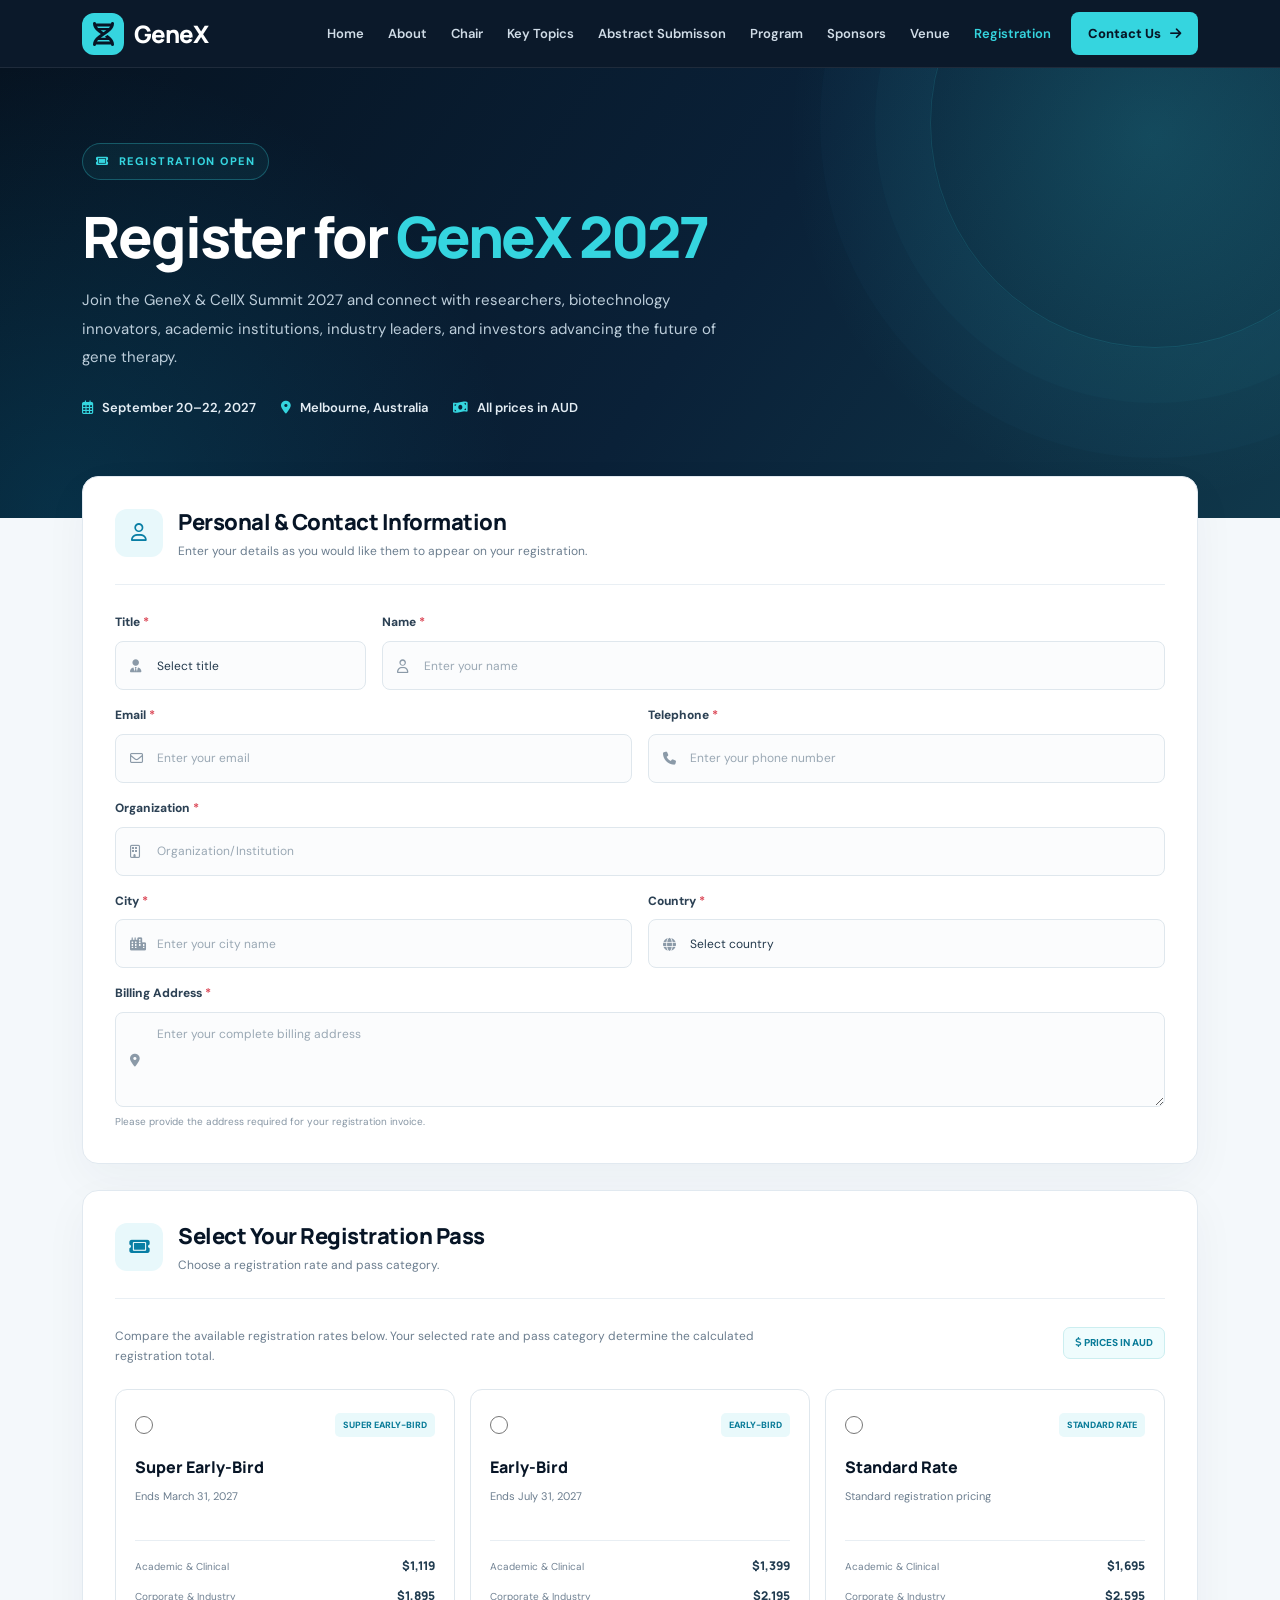
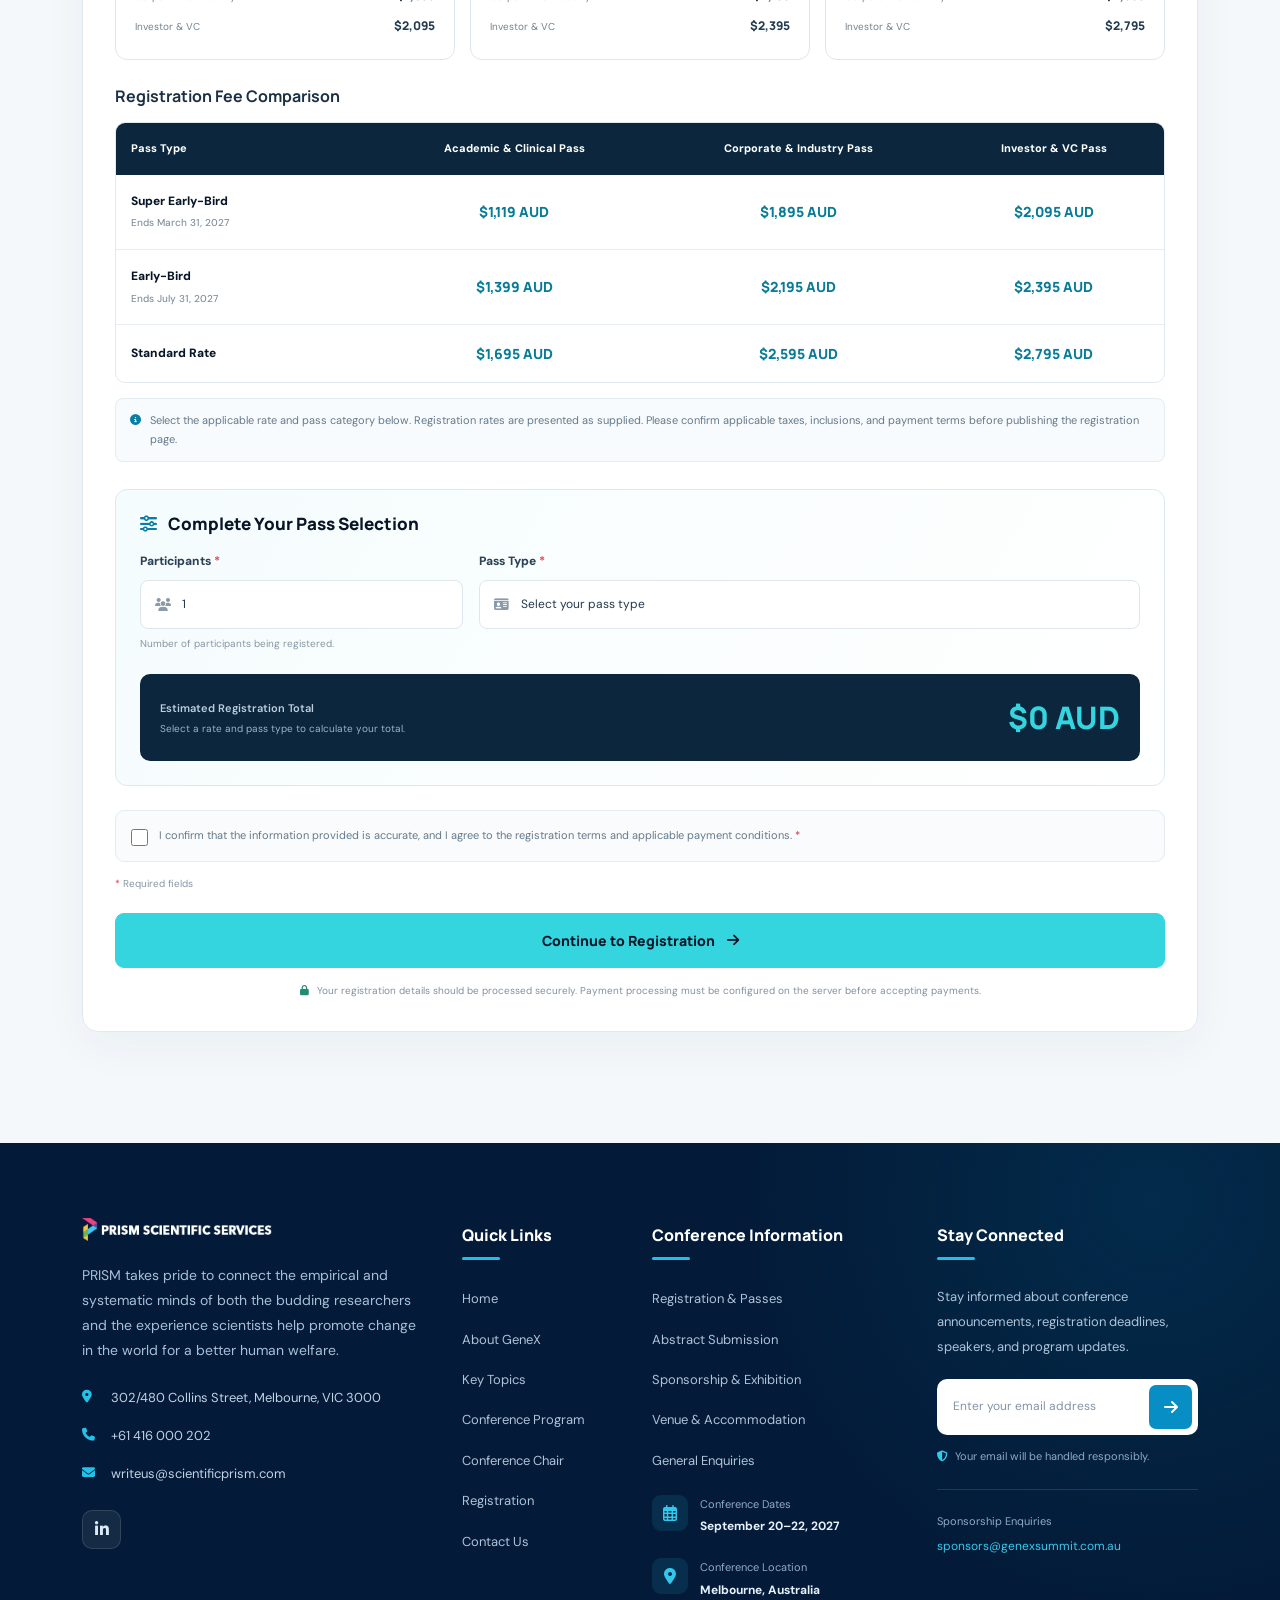
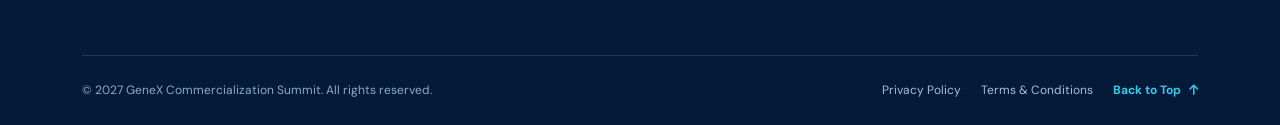
<file: registration_form.html>
<!doctype html>
<html lang="en">
  <head>
    <meta charset="UTF-8" />
    <meta name="viewport" content="width=device-width, initial-scale=1.0" />

    <title>Registration | GeneX CellX Summit 2027</title>
    <meta
      name="description"
      content="Register for the GeneX CellX Summit 2027 in Melbourne, Australia. Choose your pass and complete your registration details."
    />

    <!-- Bootstrap 5 -->
    <link
      href="https://cdn.jsdelivr.net/npm/bootstrap@5.3.3/dist/css/bootstrap.min.css"
      rel="stylesheet"
    />

    <!-- Font Awesome -->
    <link
      href="https://cdnjs.cloudflare.com/ajax/libs/font-awesome/6.5.2/css/all.min.css"
      rel="stylesheet"
    />

    <!-- Google Fonts -->
    <link
      href="https://fonts.googleapis.com/css2?family=DM+Sans:wght@400;500;600;700&family=Manrope:wght@400;500;600;700;800&display=swap"
      rel="stylesheet"
    />

    <link rel="stylesheet" href="./assets/css/style.css" />

    <style>
      :root {
        --gx-navy: #071526;
        --gx-navy-light: #102941;
        --gx-blue: #087ea4;
        --gx-cyan: #35d5df;
        --gx-bg: #f4f8fb;
        --gx-text: #1b3043;
        --gx-muted: #6c7e8f;
        --gx-border: #e1e9f0;
        --gx-white: #ffffff;
      }

      * {
        box-sizing: border-box;
      }

      html {
        scroll-behavior: smooth;
        scroll-padding-top: 100px;
      }

      body {
        margin: 0;
        background: var(--gx-bg);
        color: var(--gx-text);
        font-family: "DM Sans", sans-serif;
        line-height: 1.65;
      }

      h1,
      h2,
      h3,
      h4,
      h5 {
        font-family: "Manrope", sans-serif;
        font-weight: 800;
      }

      a {
        text-decoration: none;
      }

      /* NAVBAR */

      .gx-navbar {
        padding: 12px 0;
        background: rgba(7, 21, 38, 0.98);
        border-bottom: 1px solid rgba(255, 255, 255, 0.08);
      }

      .gx-brand {
        /* width: 50px; */
        display: inline-flex;
        align-items: center;
        gap: 10px;
        color: #fff;
        font-family: "Manrope", sans-serif;
        font-size: 24px;
        font-weight: 800;
        letter-spacing: -1px;
      }

      .gx-brand:hover {
        color: #fff;
      }

      .gx-brand-icon {
        display: flex;
        align-items: center;
        justify-content: center;
        width: 42px;
        height: 42px;
        border-radius: 12px;
        color: var(--gx-navy);
        background: var(--gx-cyan);
      }

      .gx-navbar .nav-link {
        padding: 10px 12px !important;
        color: #d0dce7;
        font-size: 13px;
        font-weight: 600;
        transition: color 0.2s ease;
      }

      .gx-navbar .nav-link:hover,
      .gx-navbar .nav-link.active {
        color: var(--gx-cyan);
      }

      .gx-nav-cta {
        display: inline-flex;
        align-items: center;
        gap: 9px;
        padding: 11px 17px;
        border-radius: 8px;
        color: var(--gx-navy);
        background: var(--gx-cyan);
        font-size: 13px;
        font-weight: 800;
      }

      .gx-nav-cta:hover {
        color: var(--gx-navy);
        background: #82eff1;
      }

      .navbar-toggler {
        border-color: rgba(255, 255, 255, 0.3);
      }

      .navbar-toggler-icon {
        filter: invert(1);
      }

      /* HERO */

      .gx-reg-hero {
        position: relative;
        overflow: hidden;
        padding: 75px 0 100px;
        color: #fff;
        background:
          radial-gradient(
            circle at 90% 15%,
            rgba(53, 213, 223, 0.18),
            transparent 30%
          ),
          radial-gradient(
            circle at 5% 100%,
            rgba(8, 126, 164, 0.24),
            transparent 35%
          ),
          linear-gradient(125deg, #061321, #0a2138 55%, #10384b);
      }

      .gx-reg-hero::after {
        position: absolute;
        top: -170px;
        right: -100px;
        width: 450px;
        height: 450px;
        border: 1px solid rgba(53, 213, 223, 0.14);
        border-radius: 50%;
        box-shadow:
          0 0 0 55px rgba(53, 213, 223, 0.025),
          0 0 0 110px rgba(53, 213, 223, 0.02);
        content: "";
      }

      .gx-reg-hero .container {
        position: relative;
        z-index: 1;
      }

      .gx-eyebrow {
        display: inline-flex;
        align-items: center;
        gap: 9px;
        padding: 8px 13px;
        border: 1px solid rgba(53, 213, 223, 0.3);
        border-radius: 50px;
        color: var(--gx-cyan);
        background: rgba(53, 213, 223, 0.06);
        font-size: 11px;
        font-weight: 800;
        letter-spacing: 1.5px;
        text-transform: uppercase;
      }

      .gx-reg-hero h1 {
        margin: 24px 0 17px;
        font-size: clamp(36px, 5vw, 57px);
        line-height: 1.15;
        letter-spacing: -2px;
      }

      .gx-reg-hero h1 span {
        color: var(--gx-cyan);
      }

      .gx-reg-hero p {
        max-width: 670px;
        margin: 0;
        color: #bdcedb;
        font-size: 15px;
        line-height: 1.9;
      }

      .gx-hero-meta {
        display: flex;
        flex-wrap: wrap;
        gap: 14px 25px;
        margin-top: 25px;
      }

      .gx-hero-meta span {
        display: inline-flex;
        align-items: center;
        gap: 9px;
        color: #e4edf4;
        font-size: 13px;
        font-weight: 600;
      }

      .gx-hero-meta i {
        color: var(--gx-cyan);
      }

      /* PAGE LAYOUT */

      .gx-registration-main {
        position: relative;
        z-index: 2;
        padding-bottom: 85px;
      }

      .gx-registration-container {
        margin-top: -42px;
      }

      .gx-reg-card {
        margin-bottom: 26px;
        padding: 32px;
        border: 1px solid var(--gx-border);
        border-radius: 16px;
        background: #fff;
        box-shadow: 0 15px 45px rgba(14, 42, 64, 0.045);
      }

      .gx-card-heading {
        display: flex;
        align-items: flex-start;
        gap: 15px;
        margin-bottom: 28px;
        padding-bottom: 22px;
        border-bottom: 1px solid #e9eff4;
      }

      .gx-card-heading-icon {
        display: flex;
        flex-shrink: 0;
        align-items: center;
        justify-content: center;
        width: 48px;
        height: 48px;
        border-radius: 12px;
        color: var(--gx-blue);
        background: #e8f8fb;
        font-size: 18px;
      }

      .gx-card-heading h2 {
        margin: 0 0 7px;
        color: var(--gx-navy);
        font-size: 22px;
        letter-spacing: -0.5px;
      }

      .gx-card-heading p {
        margin: 0;
        color: var(--gx-muted);
        font-size: 12px;
      }

      /* FORM FIELDS */

      .gx-field-label {
        display: block;
        margin-bottom: 8px;
        color: #2c4154;
        font-size: 12px;
        font-weight: 800;
      }

      .gx-field-label .required {
        color: #dc4b5a;
      }

      .gx-field-wrap {
        position: relative;
      }

      .gx-field-wrap > i {
        position: absolute;
        top: 50%;
        left: 15px;
        z-index: 2;
        color: #8b9aa8;
        font-size: 13px;
        pointer-events: none;
        transform: translateY(-50%);
      }

      .gx-form-control {
        width: 100%;
        min-height: 49px;
        padding: 12px 14px 12px 41px;
        border: 1px solid #dfe7ed;
        border-radius: 8px;
        color: #23394c;
        background: #fbfcfd;
        box-shadow: none;
        font-family: "DM Sans", sans-serif;
        font-size: 12px;
        transition:
          border-color 0.2s,
          box-shadow 0.2s,
          background 0.2s;
      }

      .gx-form-control::placeholder {
        color: #9aa8b4;
        opacity: 1;
      }

      .gx-form-control:focus {
        border-color: #35bcca;
        background: #fff;
        box-shadow: 0 0 0 4px rgba(53, 213, 223, 0.12);
        outline: none;
      }

      select.gx-form-control {
        padding-right: 35px;
        cursor: pointer;
      }

      textarea.gx-form-control {
        min-height: 95px;
        resize: vertical;
      }

      .gx-field-help {
        display: block;
        margin-top: 7px;
        color: #8796a4;
        font-size: 10px;
      }

      /* PRICE INTRO */

      .gx-pricing-intro {
        display: flex;
        align-items: flex-start;
        justify-content: space-between;
        gap: 20px;
        margin-bottom: 22px;
      }

      .gx-pricing-intro p {
        max-width: 640px;
        margin: 0;
        color: var(--gx-muted);
        font-size: 12px;
      }

      .gx-currency-note {
        flex-shrink: 0;
        padding: 7px 11px;
        border: 1px solid #cceef0;
        border-radius: 7px;
        color: #087b98;
        background: #effcfd;
        font-size: 10px;
        font-weight: 800;
      }

      /* RATE CARDS */

      .gx-rate-grid {
        display: grid;
        grid-template-columns: repeat(3, minmax(0, 1fr));
        gap: 15px;
        margin-bottom: 27px;
      }

      .gx-rate-card {
        position: relative;
        display: flex;
        flex-direction: column;
        padding: 23px 19px;
        border: 1px solid #dfe7ed;
        border-radius: 12px;
        background: #fff;
        cursor: pointer;
        transition:
          border-color 0.2s,
          box-shadow 0.2s,
          transform 0.2s;
      }

      .gx-rate-card:hover {
        border-color: #a9e5e9;
        box-shadow: 0 9px 25px rgba(13, 61, 80, 0.06);
        transform: translateY(-2px);
      }

      .gx-rate-card.selected {
        border: 2px solid #16a7ba;
        padding: 22px 18px;
        background: linear-gradient(145deg, #f3feff, #fff);
        box-shadow: 0 8px 25px rgba(53, 213, 223, 0.12);
      }

      .gx-rate-radio {
        display: flex;
        align-items: center;
        justify-content: space-between;
        margin-bottom: 18px;
      }

      .gx-rate-radio input {
        width: 18px;
        height: 18px;
        margin: 0;
        accent-color: #087ea4;
        cursor: pointer;
      }

      .gx-rate-badge {
        padding: 5px 8px;
        border-radius: 5px;
        color: #087b98;
        background: #e9f9fb;
        font-size: 9px;
        font-weight: 800;
        text-transform: uppercase;
      }

      .gx-rate-card h3 {
        margin: 0 0 8px;
        color: var(--gx-navy);
        font-size: 16px;
        line-height: 1.5;
      }

      .gx-rate-deadline {
        min-height: 37px;
        margin-bottom: 16px;
        color: var(--gx-muted);
        font-size: 11px;
      }

      .gx-rate-prices {
        display: grid;
        gap: 10px;
        margin-top: auto;
        padding-top: 15px;
        border-top: 1px solid #e8eef3;
      }

      .gx-rate-price-row {
        display: flex;
        justify-content: space-between;
        gap: 10px;
        align-items: baseline;
      }

      .gx-rate-price-row span {
        color: #718293;
        font-size: 10px;
      }

      .gx-rate-price-row strong {
        color: #213c50;
        font-family: "Manrope", sans-serif;
        font-size: 12px;
        font-weight: 800;
        white-space: nowrap;
      }

      .gx-rate-card.selected .gx-rate-price-row strong {
        color: #087b98;
      }

      /* COMPARISON TABLE */

      .gx-pricing-table-wrap {
        overflow-x: auto;
        border: 1px solid #e2eaf0;
        border-radius: 10px;
      }

      .gx-pricing-table {
        width: 100%;
        min-width: 600px;
        margin: 0;
        border-collapse: separate;
        border-spacing: 0;
      }

      .gx-pricing-table thead th {
        padding: 17px 15px;
        border: 0;
        color: #fff;
        background: #0b263d;
        font-size: 11px;
        font-weight: 800;
        line-height: 1.6;
        text-align: center;
        vertical-align: middle;
      }

      .gx-pricing-table thead th:first-child {
        text-align: left;
      }

      .gx-pricing-table tbody td {
        padding: 17px 15px;
        border: 0;
        border-bottom: 1px solid #e7edf2;
        color: #30485b;
        font-size: 12px;
        text-align: center;
        vertical-align: middle;
      }

      .gx-pricing-table tbody tr:last-child td {
        border-bottom: 0;
      }

      .gx-pricing-table tbody td:first-child {
        min-width: 160px;
        color: var(--gx-navy);
        font-weight: 800;
        text-align: left;
      }

      .gx-pricing-table tbody tr {
        transition: background 0.2s;
      }

      .gx-pricing-table tbody tr:hover {
        background: #f3fbfc;
      }

      .gx-pricing-table tbody tr.active-rate {
        background: #effcfd;
      }

      .gx-pricing-table .gx-price {
        color: #087b98;
        font-family: "Manrope", sans-serif;
        font-size: 14px;
        font-weight: 800;
        white-space: nowrap;
      }

      .gx-pricing-table .gx-rate-deadline-cell {
        display: block;
        margin-top: 4px;
        color: #8291a0;
        font-size: 10px;
        font-weight: 500;
      }

      .gx-pricing-table tbody tr.active-rate td:first-child::before {
        display: inline-block;
        width: 6px;
        height: 6px;
        margin: 0 8px 2px 0;
        border-radius: 50%;
        background: #16a7ba;
        content: "";
      }

      .gx-price-note {
        display: flex;
        align-items: flex-start;
        gap: 9px;
        margin-top: 15px;
        padding: 12px 14px;
        border: 1px solid #e2edf2;
        border-radius: 8px;
        color: #65798a;
        background: #f8fbfd;
        font-size: 11px;
        line-height: 1.7;
      }

      .gx-price-note i {
        margin-top: 4px;
        color: var(--gx-blue);
      }

      /* SELECTION PANEL */

      .gx-selection-panel {
        margin-top: 27px;
        padding: 24px;
        border: 1px solid #dce9f1;
        border-radius: 12px;
        background: linear-gradient(120deg, #f5fcfd, #fff);
      }

      .gx-selection-panel h3 {
        margin: 0 0 18px;
        color: var(--gx-navy);
        font-size: 17px;
      }

      .gx-selection-panel .gx-form-control {
        background-color: #fff;
      }

      .gx-total-box {
        display: flex;
        align-items: center;
        justify-content: space-between;
        gap: 15px;
        margin-top: 22px;
        padding: 18px 20px;
        border-radius: 10px;
        color: #fff;
        background: #0b263d;
      }

      .gx-total-label {
        display: block;
        color: #c0cfdd;
        font-size: 11px;
        font-weight: 600;
      }

      .gx-total-detail {
        display: block;
        margin-top: 4px;
        color: #9eb4c4;
        font-size: 10px;
      }

      .gx-total-amount {
        color: var(--gx-cyan);
        font-family: "Manrope", sans-serif;
        font-size: clamp(23px, 3vw, 31px);
        font-weight: 800;
        white-space: nowrap;
      }

      /* CONSENT + BUTTON */

      .gx-consent {
        display: flex;
        align-items: flex-start;
        gap: 11px;
        margin-top: 24px;
        padding: 15px;
        border: 1px solid #e5ecf1;
        border-radius: 9px;
        background: #f9fbfc;
      }

      .gx-consent input {
        flex-shrink: 0;
        width: 17px;
        height: 17px;
        margin-top: 3px;
        accent-color: #087ea4;
        cursor: pointer;
      }

      .gx-consent label {
        color: #65798a;
        font-size: 11px;
        line-height: 1.8;
        cursor: pointer;
      }

      .gx-required-note {
        margin: 14px 0 0;
        color: #8796a4;
        font-size: 10px;
      }

      .gx-submit-btn {
        display: inline-flex;
        align-items: center;
        justify-content: center;
        gap: 12px;
        width: 100%;
        min-height: 55px;
        margin-top: 20px;
        padding: 15px 22px;
        border: 1px solid var(--gx-cyan);
        border-radius: 9px;
        color: var(--gx-navy);
        background: var(--gx-cyan);
        font-family: "Manrope", sans-serif;
        font-size: 14px;
        font-weight: 800;
        cursor: pointer;
        transition: 0.25s ease;
      }

      .gx-submit-btn:hover {
        border-color: #20c2ce;
        background: #20c2ce;
        box-shadow: 0 9px 25px rgba(53, 213, 223, 0.2);
        transform: translateY(-2px);
      }

      .gx-submit-btn:focus-visible {
        outline: 3px solid rgba(8, 126, 164, 0.35);
        outline-offset: 3px;
      }

      .gx-submit-btn:disabled {
        opacity: 0.65;
        cursor: wait;
        transform: none;
      }

      .gx-payment-note {
        display: flex;
        align-items: flex-start;
        justify-content: center;
        gap: 8px;
        margin-top: 14px;
        color: #8291a0;
        font-size: 10px;
        line-height: 1.7;
        text-align: center;
      }

      .gx-payment-note i {
        margin-top: 3px;
        color: #238b74;
      }

      /* FOOTER */

      .gx-footer {
        padding: 35px 0;
        color: #b7c6d3;
        background: #06111e;
      }

      .gx-footer-brand {
        color: #fff;
        font-family: "Manrope", sans-serif;
        font-size: 22px;
        font-weight: 800;
      }

      .gx-footer-brand span {
        color: var(--gx-cyan);
      }

      .gx-footer p {
        margin: 7px 0 0;
        font-size: 11px;
      }

      .gx-footer-links {
        display: flex;
        flex-wrap: wrap;
        justify-content: flex-end;
        gap: 17px;
      }

      .gx-footer-links a {
        color: #b7c6d3;
        font-size: 11px;
      }

      .gx-footer-links a:hover {
        color: var(--gx-cyan);
      }

      /* RESPONSIVE */

      @media (max-width: 991.98px) {
        .gx-rate-grid {
          grid-template-columns: 1fr;
        }

        .gx-rate-card {
          padding: 20px;
        }

        .gx-rate-card.selected {
          padding: 19px;
        }

        .gx-rate-prices {
          grid-template-columns: repeat(3, minmax(0, 1fr));
          gap: 12px;
        }

        .gx-rate-price-row {
          flex-direction: column;
          gap: 4px;
        }

        .gx-pricing-intro {
          flex-direction: column;
          gap: 12px;
        }
      }

      @media (max-width: 767.98px) {
        .gx-reg-hero {
          padding: 65px 0 85px;
        }

        .gx-reg-hero h1 {
          letter-spacing: -1px;
        }

        .gx-reg-card {
          padding: 23px 18px;
          border-radius: 12px;
        }

        .gx-card-heading h2 {
          font-size: 19px;
        }

        .gx-card-heading-icon {
          width: 42px;
          height: 42px;
        }

        .gx-rate-prices {
          grid-template-columns: 1fr;
        }

        .gx-rate-price-row {
          flex-direction: row;
        }

        .gx-selection-panel {
          padding: 19px 15px;
        }

        .gx-total-box {
          align-items: flex-start;
          flex-direction: column;
        }

        .gx-footer-links {
          justify-content: flex-start;
          margin-top: 20px;
        }
      }

      @media (max-width: 400px) {
        .gx-reg-hero h1 {
          font-size: 34px;
        }

        .gx-hero-meta {
          flex-direction: column;
          gap: 12px;
        }

        .gx-card-heading {
          gap: 11px;
        }

        .gx-card-heading h2 {
          font-size: 17px;
        }
      }

      @media (prefers-reduced-motion: reduce) {
        html {
          scroll-behavior: auto;
        }

        *,
        *::before,
        *::after {
          transition-duration: 0.01ms !important;
          animation-duration: 0.01ms !important;
        }
      }
    </style>
  </head>

  <body>
    <!-- ================= NAVIGATION ================= -->

    <nav class="navbar navbar-expand-lg navbar-dark gx-navbar sticky-top">
      <div class="container">
        <a class="gx-brand" href="index.html">
          <span class="gx-brand-icon">
            <i class="fa-solid fa-dna"></i>
          </span>
          GeneX
                    <!-- <img src="assets/prism_logo_footer.png" alt="" srcset="" style="width: 579%;">  -->

        </a>

        <button
          class="navbar-toggler"
          type="button"
          data-bs-toggle="collapse"
          data-bs-target="#gxNavbar"
          aria-controls="gxNavbar"
          aria-expanded="false"
          aria-label="Toggle navigation"
        >
          <span class="navbar-toggler-icon"></span>
        </button>

        <div class="collapse navbar-collapse" id="gxNavbar">
          <ul class="navbar-nav ms-auto align-items-lg-center">
            <li class="nav-item">
              <a class="nav-link" href="index.html">Home</a>
            </li>

            <li class="nav-item">
              <a class="nav-link" href="about.html">About</a>
            </li>

            <li class="nav-item">
              <a class="nav-link" href="chair.html">Chair</a>
            </li>

            <li class="nav-item">
              <a class="nav-link" href="key-topics.html">Key Topics</a>
            </li>
            <li class="nav-item">
              <a class="nav-link" href="abstract-submission.html"
                >Abstract Submisson</a
              >
            </li>

            <li class="nav-item">
              <a class="nav-link" href="program.html">Program</a>
            </li>
            <li class="nav-item">
              <a class="nav-link" href="sponsors.html">Sponsors</a>
            </li>

            <li class="nav-item">
              <a class="nav-link" href="venue.html">Venue</a>
            </li>

            <li class="nav-item">
              <a
                class="nav-link active"
                href="registration_form.html"
                aria-current="page"
              >
                Registration
              </a>
            </li>

            <li class="nav-item ms-lg-2">
              <a class="gx-nav-cta" href="contact.html">
                Contact Us
                <i class="fa-solid fa-arrow-right"></i>
              </a>
            </li>
          </ul>
        </div>
      </div>
    </nav>

    <!-- ================= HERO ================= -->

    <header class="gx-reg-hero">
      <div class="container">
        <span class="gx-eyebrow">
          <i class="fa-solid fa-ticket"></i>
          Registration Open
        </span>

        <h1>Register for <span>GeneX 2027</span></h1>

        <p>
          Join the GeneX & CellX Summit 2027 and connect with
          researchers, biotechnology innovators, academic institutions, industry
          leaders, and investors advancing the future of gene therapy.
        </p>

        <div class="gx-hero-meta">
          <span>
            <i class="fa-regular fa-calendar-days"></i>
            September 20–22, 2027
          </span>

          <span>
            <i class="fa-solid fa-location-dot"></i>
            Melbourne, Australia
          </span>

          <span>
            <i class="fa-solid fa-money-bill-wave"></i>
            All prices in AUD
          </span>
        </div>
      </div>
    </header>

    <!-- ================= REGISTRATION CONTENT ================= -->

    <main class="gx-registration-main">
      <div class="container gx-registration-container">
        <form
          id="gxRegistrationForm"
          action="registration_process.php"
          method="POST"
          accept-charset="UTF-8"
        >
          <!-- ================= PERSONAL DETAILS ================= -->

          <section class="gx-reg-card">
            <div class="gx-card-heading">
              <div class="gx-card-heading-icon">
                <i class="fa-regular fa-user"></i>
              </div>

              <div>
                <h2>Personal & Contact Information</h2>
                <p>
                  Enter your details as you would like them to appear on your
                  registration.
                </p>
              </div>
            </div>

            <div class="row g-3">
              <!-- Title -->
              <div class="col-md-3">
                <label for="gx_title" class="gx-field-label">
                  Title <span class="required">*</span>
                </label>

                <div class="gx-field-wrap">
                  <i class="fa-solid fa-user-tie"></i>

                  <select
                    class="form-select gx-form-control"
                    name="title"
                    id="gx_title"
                    required
                  >
                    <option value="" selected disabled>Select title</option>
                    <option value="Dr.">Dr.</option>
                    <option value="Prof.">Prof.</option>
                    <option value="Mr.">Mr.</option>
                    <option value="Ms.">Ms.</option>
                    <option value="Mrs.">Mrs.</option>
                    <option value="Mx.">Mx.</option>
                    <option value="Other">Other</option>
                  </select>
                </div>
              </div>

              <!-- Name -->
              <div class="col-md-9">
                <label for="gx_name" class="gx-field-label">
                  Name <span class="required">*</span>
                </label>

                <div class="gx-field-wrap">
                  <i class="fa-regular fa-user"></i>

                  <input
                    type="text"
                    class="form-control gx-form-control"
                    name="name"
                    id="gx_name"
                    placeholder="Enter your name"
                    autocomplete="name"
                    maxlength="150"
                    required
                  />
                </div>
              </div>

              <!-- Email -->
              <div class="col-md-6">
                <label for="gx_email" class="gx-field-label">
                  Email <span class="required">*</span>
                </label>

                <div class="gx-field-wrap">
                  <i class="fa-regular fa-envelope"></i>

                  <input
                    type="email"
                    class="form-control gx-form-control"
                    name="email"
                    id="gx_email"
                    placeholder="Enter your email"
                    autocomplete="email"
                    maxlength="254"
                    required
                  />
                </div>
              </div>

              <!-- Telephone -->
              <div class="col-md-6">
                <label for="gx_phone" class="gx-field-label">
                  Telephone <span class="required">*</span>
                </label>

                <div class="gx-field-wrap">
                  <i class="fa-solid fa-phone"></i>

                  <input
                    type="tel"
                    class="form-control gx-form-control"
                    name="telephone"
                    id="gx_phone"
                    placeholder="Enter your phone number"
                    autocomplete="tel"
                    maxlength="30"
                    required
                  />
                </div>
              </div>

              <!-- Organization -->
              <div class="col-md-12">
                <label for="gx_organization" class="gx-field-label">
                  Organization <span class="required">*</span>
                </label>

                <div class="gx-field-wrap">
                  <i class="fa-regular fa-building"></i>

                  <input
                    type="text"
                    class="form-control gx-form-control"
                    name="organization"
                    id="gx_organization"
                    placeholder="Organization/Institution"
                    autocomplete="organization"
                    maxlength="200"
                    required
                  />
                </div>
              </div>

              <!-- City -->
              <div class="col-md-6">
                <label for="gx_city" class="gx-field-label">
                  City <span class="required">*</span>
                </label>

                <div class="gx-field-wrap">
                  <i class="fa-solid fa-city"></i>

                  <input
                    type="text"
                    class="form-control gx-form-control"
                    name="city"
                    id="gx_city"
                    placeholder="Enter your city name"
                    autocomplete="address-level2"
                    maxlength="120"
                    required
                  />
                </div>
              </div>

              <!-- Country -->
              <div class="col-md-6">
                <label for="gx_country" class="gx-field-label">
                  Country <span class="required">*</span>
                </label>

                <div class="gx-field-wrap">
                  <i class="fa-solid fa-globe"></i>

                  <select
                    class="form-select gx-form-control"
                    name="country"
                    id="gx_country"
                    autocomplete="country-name"
                    required
                  >
                    <option value="" selected disabled>Select country</option>
                  </select>
                </div>
              </div>

              <!-- Billing Address -->
              <div class="col-12">
                <label for="gx_billing_address" class="gx-field-label">
                  Billing Address <span class="required">*</span>
                </label>

                <div class="gx-field-wrap">
                  <i class="fa-solid fa-location-dot"></i>

                  <textarea
                    class="form-control gx-form-control"
                    name="billing_address"
                    id="gx_billing_address"
                    placeholder="Enter your complete billing address"
                    autocomplete="street-address"
                    maxlength="1000"
                    required
                  ></textarea>
                </div>

                <small class="gx-field-help">
                  Please provide the address required for your registration
                  invoice.
                </small>
              </div>
            </div>
          </section>

          <!-- ================= PASS SELECTION ================= -->

          <section class="gx-reg-card" id="pass-selection">
            <div class="gx-card-heading">
              <div class="gx-card-heading-icon">
                <i class="fa-solid fa-ticket"></i>
              </div>

              <div>
                <h2>Select Your Registration Pass</h2>
                <p>Choose a registration rate and pass category.</p>
              </div>
            </div>

            <div class="gx-pricing-intro">
              <p>
                Compare the available registration rates below. Your selected
                rate and pass category determine the calculated registration
                total.
              </p>

              <span class="gx-currency-note">
                <i class="fa-solid fa-dollar-sign"></i>
                PRICES IN AUD
              </span>
            </div>

            <!-- Rate selection cards -->

            <div class="gx-rate-grid">
              <!-- Super Early Bird -->
              <label class="gx-rate-card" data-rate-card="super_early_bird">
                <div class="gx-rate-radio">
                  <input
                    type="radio"
                    name="registration_rate"
                    value="super_early_bird"
                    aria-label="Super Early-Bird registration rate"
                    required
                  />

                  <span class="gx-rate-badge">Super Early-Bird</span>
                </div>

                <h3>Super Early-Bird</h3>

                <div class="gx-rate-deadline">Ends March 31, 2027</div>

                <div class="gx-rate-prices">
                  <div class="gx-rate-price-row">
                    <span>Academic & Clinical</span>
                    <strong>$1,119</strong>
                  </div>

                  <div class="gx-rate-price-row">
                    <span>Corporate & Industry</span>
                    <strong>$1,895</strong>
                  </div>

                  <div class="gx-rate-price-row">
                    <span>Investor & VC</span>
                    <strong>$2,095</strong>
                  </div>
                </div>
              </label>

              <!-- Early Bird -->
              <label class="gx-rate-card" data-rate-card="early_bird">
                <div class="gx-rate-radio">
                  <input
                    type="radio"
                    name="registration_rate"
                    value="early_bird"
                    aria-label="Early-Bird registration rate"
                    required
                  />

                  <span class="gx-rate-badge">Early-Bird</span>
                </div>

                <h3>Early-Bird</h3>

                <div class="gx-rate-deadline">Ends July 31, 2027</div>

                <div class="gx-rate-prices">
                  <div class="gx-rate-price-row">
                    <span>Academic & Clinical</span>
                    <strong>$1,399</strong>
                  </div>

                  <div class="gx-rate-price-row">
                    <span>Corporate & Industry</span>
                    <strong>$2,195</strong>
                  </div>

                  <div class="gx-rate-price-row">
                    <span>Investor & VC</span>
                    <strong>$2,395</strong>
                  </div>
                </div>
              </label>

              <!-- Standard -->
              <label class="gx-rate-card" data-rate-card="standard">
                <div class="gx-rate-radio">
                  <input
                    type="radio"
                    name="registration_rate"
                    value="standard"
                    aria-label="Standard registration rate"
                    required
                  />

                  <span class="gx-rate-badge">Standard Rate</span>
                </div>

                <h3>Standard Rate</h3>

                <div class="gx-rate-deadline">
                  Standard registration pricing
                </div>

                <div class="gx-rate-prices">
                  <div class="gx-rate-price-row">
                    <span>Academic & Clinical</span>
                    <strong>$1,695</strong>
                  </div>

                  <div class="gx-rate-price-row">
                    <span>Corporate & Industry</span>
                    <strong>$2,595</strong>
                  </div>

                  <div class="gx-rate-price-row">
                    <span>Investor & VC</span>
                    <strong>$2,795</strong>
                  </div>
                </div>
              </label>
            </div>

            <!-- Price comparison table -->

            <h3 class="h6 fw-bold mb-3">Registration Fee Comparison</h3>

            <div class="gx-pricing-table-wrap">
              <table class="gx-pricing-table">
                <thead>
                  <tr>
                    <th scope="col">Pass Type</th>
                    <th scope="col">Academic & Clinical Pass</th>
                    <th scope="col">Corporate & Industry Pass</th>
                    <th scope="col">Investor & VC Pass</th>
                  </tr>
                </thead>

                <tbody>
                  <tr data-rate-row="super_early_bird">
                    <td>
                      Super Early-Bird
                      <span class="gx-rate-deadline-cell">
                        Ends March 31, 2027
                      </span>
                    </td>
                    <td class="gx-price">$1,119 AUD</td>
                    <td class="gx-price">$1,895 AUD</td>
                    <td class="gx-price">$2,095 AUD</td>
                  </tr>

                  <tr data-rate-row="early_bird">
                    <td>
                      Early-Bird
                      <span class="gx-rate-deadline-cell">
                        Ends July 31, 2027
                      </span>
                    </td>
                    <td class="gx-price">$1,399 AUD</td>
                    <td class="gx-price">$2,195 AUD</td>
                    <td class="gx-price">$2,395 AUD</td>
                  </tr>

                  <tr data-rate-row="standard">
                    <td>Standard Rate</td>
                    <td class="gx-price">$1,695 AUD</td>
                    <td class="gx-price">$2,595 AUD</td>
                    <td class="gx-price">$2,795 AUD</td>
                  </tr>
                </tbody>
              </table>
            </div>

            <div class="gx-price-note">
              <i class="fa-solid fa-circle-info"></i>
              <span>
                Select the applicable rate and pass category below. Registration
                rates are presented as supplied. Please confirm applicable
                taxes, inclusions, and payment terms before publishing the
                registration page.
              </span>
            </div>

            <!-- Selection and total -->

            <div class="gx-selection-panel">
              <h3>
                <i class="fa-solid fa-sliders me-2" style="color: #087ea4"></i>
                Complete Your Pass Selection
              </h3>

              <div class="row g-3">
                <!-- Participants -->
                <div class="col-md-4">
                  <label for="gx_participants" class="gx-field-label">
                    Participants <span class="required">*</span>
                  </label>

                  <div class="gx-field-wrap">
                    <i class="fa-solid fa-users"></i>

                    <select
                      class="form-select gx-form-control"
                      name="participants"
                      id="gx_participants"
                      required
                    >
                      <option value="1" selected>1</option>
                      <option value="2">2</option>
                      <option value="3">3</option>
                      <option value="4">4</option>
                      <option value="5">5</option>
                      <option value="6">6</option>
                      <option value="7">7</option>
                      <option value="8">8</option>
                      <option value="9">9</option>
                      <option value="10">10</option>
                    </select>
                  </div>

                  <small class="gx-field-help">
                    Number of participants being registered.
                  </small>
                </div>

                <!-- Pass Type -->
                <div class="col-md-8">
                  <label for="gx_pass_type" class="gx-field-label">
                    Pass Type <span class="required">*</span>
                  </label>

                  <div class="gx-field-wrap">
                    <i class="fa-solid fa-id-card"></i>

                    <select
                      class="form-select gx-form-control"
                      name="pass_type"
                      id="gx_pass_type"
                      required
                    >
                      <option value="" selected disabled>
                        Select your pass type
                      </option>
                      <option value="academic_clinical">
                        Academic & Clinical Pass
                      </option>
                      <option value="corporate_industry">
                        Corporate & Industry Pass
                      </option>
                      <option value="investor_vc">Investor & VC Pass</option>
                    </select>
                  </div>
                </div>
              </div>

              <!-- Total -->
              <div class="gx-total-box" aria-live="polite" aria-atomic="true">
                <div>
                  <span class="gx-total-label"
                    >Estimated Registration Total</span
                  >

                  <span class="gx-total-detail" id="gxTotalDetail">
                    Select a rate and pass type to calculate your total.
                  </span>
                </div>

                <output
                  class="gx-total-amount"
                  id="gxTotalAmount"
                  for="gx_participants gx_pass_type"
                >
                  $0 AUD
                </output>
              </div>

              <!-- Submitted amount is informational only.
                         The server must recalculate the amount from trusted prices. -->
              <input type="hidden" name="currency" value="AUD" />
              <input
                type="hidden"
                name="displayed_total"
                id="gx_displayed_total"
                value="0"
              />
            </div>

            <!-- Consent -->
            <div class="gx-consent">
              <input
                type="checkbox"
                id="gx_terms"
                name="terms_accepted"
                value="1"
                required
              />

              <label for="gx_terms">
                I confirm that the information provided is accurate, and I agree
                to the registration terms and applicable payment conditions.
                <span class="text-danger">*</span>
              </label>
            </div>

            <p class="gx-required-note">
              <span class="text-danger">*</span> Required fields
            </p>

            <button type="submit" class="gx-submit-btn">
              Continue to Registration
              <i class="fa-solid fa-arrow-right"></i>
            </button>

            <div class="gx-payment-note">
              <i class="fa-solid fa-lock"></i>
              <span>
                Your registration details should be processed securely. Payment
                processing must be configured on the server before accepting
                payments.
              </span>
            </div>
          </section>
        </form>
      </div>
    </main>

    <!-- ================= FOOTER ================= -->

    <footer class="genex-footer">
      <div class="container">
        <div class="row gy-5">
          <!-- COLUMN 1: COMPANY INFORMATION -->
          <div class="col-lg-4 col-md-6">
            <div class="footer-brand">
              <!-- Company Logo -->
              <a href="https://www.scientificprism.com/" class="footer-logo">
                <img
                  src="assets/prism_logo_footer.png"
                  alt="Prism"
                  class="img-fluid"
                />
              </a>

              <!-- <h4 class="footer-company-name">
                        GeneX Commercialization Summit 2027
                    </h4> -->

              <p class="footer-description">
                PRISM takes pride to connect the empirical and systematic minds
                of both the budding researchers and the experience scientists
                help promote change in the world for a better human welfare.
              </p>

              <ul class="footer-contact-list">
                <li>
                  <i class="fa-solid fa-location-dot"></i>
                  <span> 302/480 Collins Street, Melbourne, VIC 3000 </span>
                </li>

                <li>
                  <i class="fa-solid fa-phone"></i>
                  <a href="tel:+61 416 000 202"> +61 416 000 202 </a>
                </li>

                <li>
                  <i class="fa-solid fa-envelope"></i>
                  <a href="mailto:writeus@scientificprism.com">
                    writeus@scientificprism.com
                  </a>
                </li>
              </ul>

              <!-- Social Links -->
              <div class="footer-social-links">
                <a href="https://www.linkedin.com/company/genex-commercialization-summit-2027/posts/?viewAsMember=true" aria-label="LinkedIn">
                  <i class="fa-brands fa-linkedin-in"></i>
                </a>

                <!-- <a href="#" aria-label="Facebook">
                  <i class="fa-brands fa-facebook-f"></i>
                </a>

                <a href="#" aria-label="X">
                  <i class="fa-brands fa-x-twitter"></i>
                </a>

                <a href="#" aria-label="Instagram">
                  <i class="fa-brands fa-instagram"></i>
                </a> -->
              </div>
            </div>
          </div>

          <!-- COLUMN 2: QUICK LINKS -->
          <div class="col-lg-2 col-md-6">
            <div class="footer-column">
              <h5 class="footer-heading">Quick Links</h5>

              <ul class="footer-links">
                <li><a href="index.html">Home</a></li>
                <li><a href="about.html">About GeneX</a></li>
                <li><a href="topics.html">Key Topics</a></li>
                <li><a href="program.html">Conference Program</a></li>
                <li><a href="chair.html">Conference Chair</a></li>
                <li><a href="registration.html">Registration</a></li>
                <li><a href="contact.html">Contact Us</a></li>
              </ul>
            </div>
          </div>

          <!-- COLUMN 3: CONFERENCE INFORMATION -->
          <div class="col-lg-3 col-md-6">
            <div class="footer-column">
              <h5 class="footer-heading">Conference Information</h5>

              <ul class="footer-links">
                <li>
                  <a href="registration.html"> Registration &amp; Passes </a>
                </li>

                <li>
                  <a href="abstract-submission.html"> Abstract Submission </a>
                </li>

                <li>
                  <a href="sponsorship.html"> Sponsorship &amp; Exhibition </a>
                </li>

                <li>
                  <a href="venue.html"> Venue &amp; Accommodation </a>
                </li>

                <li>
                  <a href="contact.html"> General Enquiries </a>
                </li>
              </ul>

              <div class="footer-event-info">
                <div class="footer-event-icon">
                  <i class="fa-regular fa-calendar-days"></i>
                </div>

                <div>
                  <span>Conference Dates</span>
                  <strong>September 20–22, 2027</strong>
                </div>
              </div>

              <div class="footer-event-info">
                <div class="footer-event-icon">
                  <i class="fa-solid fa-location-dot"></i>
                </div>

                <div>
                  <span>Conference Location</span>
                  <strong>Melbourne, Australia</strong>
                </div>
              </div>
            </div>
          </div>

          <!-- COLUMN 4: NEWSLETTER -->
          <div class="col-lg-3 col-md-6">
            <div class="footer-column">
              <h5 class="footer-heading">Stay Connected</h5>

              <p class="footer-newsletter-text">
                Stay informed about conference announcements, registration
                deadlines, speakers, and program updates.
              </p>

              <form
                class="footer-newsletter-form"
                action="newsletter.php"
                method="post"
              >
                <label for="footer-newsletter-email" class="visually-hidden">
                  Email address
                </label>

                <div class="footer-input-group">
                  <input
                    type="email"
                    id="footer-newsletter-email"
                    name="email"
                    placeholder="Enter your email address"
                    autocomplete="email"
                    required
                  />

                  <button type="submit" aria-label="Subscribe to newsletter">
                    <i class="fa-solid fa-arrow-right"></i>
                  </button>
                </div>

                <div class="footer-privacy-note">
                  <i class="fa-solid fa-shield-halved"></i>
                  Your email will be handled responsibly.
                </div>
              </form>

              <div class="footer-sponsor-contact">
                <span>Sponsorship Enquiries</span>
                <a href="mailto:sponsors@genexsummit.com.au">
                  sponsors@genexsummit.com.au
                </a>
              </div>
            </div>
          </div>
        </div>

        <!-- FOOTER BOTTOM -->
        <div class="footer-bottom">
          <div class="row align-items-center gy-3">
            <div class="col-md-6">
              <p class="footer-copyright">
                &copy; 2027 GeneX Commercialization Summit. All rights reserved.
              </p>
            </div>

            <div class="col-md-6">
              <div class="footer-bottom-links">
                <a href="privacy-policy.html">Privacy Policy</a>
                <a href="terms.html">Terms &amp; Conditions</a>
                <a href="#top" class="footer-back-top">
                  Back to Top <i class="fa-solid fa-arrow-up"></i>
                </a>
              </div>
            </div>
          </div>
        </div>
      </div>
    </footer>

    <!-- Bootstrap JS -->
    <script src="https://cdn.jsdelivr.net/npm/bootstrap@5.3.3/dist/js/bootstrap.bundle.min.js"></script>

    <script>
      document.addEventListener("DOMContentLoaded", function () {
        const form = document.getElementById("gxRegistrationForm");
        const countrySelect = document.getElementById("gx_country");
        const participantsSelect = document.getElementById("gx_participants");
        const passTypeSelect = document.getElementById("gx_pass_type");
        const rateInputs = document.querySelectorAll(
          'input[name="registration_rate"]',
        );
        const rateCards = document.querySelectorAll(".gx-rate-card");
        const rateRows = document.querySelectorAll("[data-rate-row]");
        const totalAmount = document.getElementById("gxTotalAmount");
        const totalDetail = document.getElementById("gxTotalDetail");
        const displayedTotal = document.getElementById("gx_displayed_total");

        /*
         * Price data is used for display only.
         * The server must independently calculate and validate the final price.
         */
        const prices = {
          super_early_bird: {
            academic_clinical: 1119,
            corporate_industry: 1895,
            investor_vc: 2095,
          },
          early_bird: {
            academic_clinical: 1399,
            corporate_industry: 2195,
            investor_vc: 2395,
          },
          standard: {
            academic_clinical: 1695,
            corporate_industry: 2595,
            investor_vc: 2795,
          },
        };

        const rateLabels = {
          super_early_bird: "Super Early-Bird",
          early_bird: "Early-Bird",
          standard: "Standard Rate",
        };

        const passLabels = {
          academic_clinical: "Academic & Clinical Pass",
          corporate_industry: "Corporate & Industry Pass",
          investor_vc: "Investor & VC Pass",
        };

        /*
         * Country options.
         * The country list is embedded so the form does not require an API call.
         */
        const countries = [
          "Afghanistan",
          "Albania",
          "Algeria",
          "Andorra",
          "Angola",
          "Antigua and Barbuda",
          "Argentina",
          "Armenia",
          "Australia",
          "Austria",
          "Azerbaijan",
          "Bahamas",
          "Bahrain",
          "Bangladesh",
          "Barbados",
          "Belarus",
          "Belgium",
          "Belize",
          "Benin",
          "Bhutan",
          "Bolivia",
          "Bosnia and Herzegovina",
          "Botswana",
          "Brazil",
          "Brunei",
          "Bulgaria",
          "Burkina Faso",
          "Burundi",
          "Cambodia",
          "Cameroon",
          "Canada",
          "Cape Verde",
          "Central African Republic",
          "Chad",
          "Chile",
          "China",
          "Colombia",
          "Comoros",
          "Congo",
          "Costa Rica",
          "Croatia",
          "Cuba",
          "Cyprus",
          "Czechia",
          "Democratic Republic of the Congo",
          "Denmark",
          "Djibouti",
          "Dominica",
          "Dominican Republic",
          "Ecuador",
          "Egypt",
          "El Salvador",
          "Equatorial Guinea",
          "Eritrea",
          "Estonia",
          "Eswatini",
          "Ethiopia",
          "Fiji",
          "Finland",
          "France",
          "Gabon",
          "Gambia",
          "Georgia",
          "Germany",
          "Ghana",
          "Greece",
          "Grenada",
          "Guatemala",
          "Guinea",
          "Guinea-Bissau",
          "Guyana",
          "Haiti",
          "Honduras",
          "Hungary",
          "Iceland",
          "India",
          "Indonesia",
          "Iran",
          "Iraq",
          "Ireland",
          "Israel",
          "Italy",
          "Ivory Coast",
          "Jamaica",
          "Japan",
          "Jordan",
          "Kazakhstan",
          "Kenya",
          "Kiribati",
          "Kuwait",
          "Kyrgyzstan",
          "Laos",
          "Latvia",
          "Lebanon",
          "Lesotho",
          "Liberia",
          "Libya",
          "Liechtenstein",
          "Lithuania",
          "Luxembourg",
          "Madagascar",
          "Malawi",
          "Malaysia",
          "Maldives",
          "Mali",
          "Malta",
          "Marshall Islands",
          "Mauritania",
          "Mauritius",
          "Mexico",
          "Micronesia",
          "Moldova",
          "Monaco",
          "Mongolia",
          "Montenegro",
          "Morocco",
          "Mozambique",
          "Myanmar",
          "Namibia",
          "Nauru",
          "Nepal",
          "Netherlands",
          "New Zealand",
          "Nicaragua",
          "Niger",
          "Nigeria",
          "North Korea",
          "North Macedonia",
          "Norway",
          "Oman",
          "Pakistan",
          "Palau",
          "Palestine",
          "Panama",
          "Papua New Guinea",
          "Paraguay",
          "Peru",
          "Philippines",
          "Poland",
          "Portugal",
          "Qatar",
          "Romania",
          "Russia",
          "Rwanda",
          "Saint Kitts and Nevis",
          "Saint Lucia",
          "Saint Vincent and the Grenadines",
          "Samoa",
          "San Marino",
          "Sao Tome and Principe",
          "Saudi Arabia",
          "Senegal",
          "Serbia",
          "Seychelles",
          "Sierra Leone",
          "Singapore",
          "Slovakia",
          "Slovenia",
          "Solomon Islands",
          "Somalia",
          "South Africa",
          "South Korea",
          "South Sudan",
          "Spain",
          "Sri Lanka",
          "Sudan",
          "Suriname",
          "Sweden",
          "Switzerland",
          "Syria",
          "Taiwan",
          "Tajikistan",
          "Tanzania",
          "Thailand",
          "Timor-Leste",
          "Togo",
          "Tonga",
          "Trinidad and Tobago",
          "Tunisia",
          "Turkey",
          "Turkmenistan",
          "Tuvalu",
          "Uganda",
          "Ukraine",
          "United Arab Emirates",
          "United Kingdom",
          "United States",
          "Uruguay",
          "Uzbekistan",
          "Vanuatu",
          "Vatican City",
          "Venezuela",
          "Vietnam",
          "Yemen",
          "Zambia",
          "Zimbabwe",
        ];

        countries.forEach(function (country) {
          const option = document.createElement("option");
          option.value = country;
          option.textContent = country;
          countrySelect.appendChild(option);
        });

        function getSelectedRate() {
          const selected = document.querySelector(
            'input[name="registration_rate"]:checked',
          );

          return selected ? selected.value : "";
        }

        function formatAUD(amount) {
          return new Intl.NumberFormat("en-AU", {
            style: "currency",
            currency: "AUD",
            maximumFractionDigits: 2,
          }).format(amount);
        }

        function updatePricing() {
          const selectedRate = getSelectedRate();
          const selectedPass = passTypeSelect.value;
          const participants = Number(participantsSelect.value) || 1;

          // Highlight selected rate card.
          rateCards.forEach(function (card) {
            const radio = card.querySelector('input[type="radio"]');

            card.classList.toggle("selected", Boolean(radio.checked));
          });

          // Highlight selected comparison table row.
          rateRows.forEach(function (row) {
            row.classList.toggle(
              "active-rate",
              row.dataset.rateRow === selectedRate,
            );
          });

          // Calculate estimated total.
          if (
            selectedRate &&
            selectedPass &&
            prices[selectedRate] &&
            prices[selectedRate][selectedPass]
          ) {
            const unitPrice = prices[selectedRate][selectedPass];
            const total = unitPrice * participants;

            totalAmount.textContent = formatAUD(total);

            totalDetail.textContent =
              rateLabels[selectedRate] +
              " · " +
              passLabels[selectedPass] +
              " · " +
              participants +
              (participants === 1 ? " participant" : " participants");

            displayedTotal.value = total.toFixed(2);
          } else {
            totalAmount.textContent = "$0 AUD";
            totalDetail.textContent =
              "Select a rate and pass type to calculate your total.";
            displayedTotal.value = "0";
          }
        }

        rateInputs.forEach(function (radio) {
          radio.addEventListener("change", updatePricing);
        });

        participantsSelect.addEventListener("change", updatePricing);
        passTypeSelect.addEventListener("change", updatePricing);

        /*
         * Client-side validation only.
         * Server-side validation and price verification are still required.
         */
        form.addEventListener("submit", function (event) {
          if (!form.checkValidity()) {
            event.preventDefault();
            form.reportValidity();
            return;
          }

          if (!getSelectedRate() || !passTypeSelect.value) {
            event.preventDefault();

            document.getElementById("pass-selection").scrollIntoView({
              behavior: "smooth",
              block: "start",
            });
          }
        });

        updatePricing();
      });
    </script>
  </body>
</html>
</file>
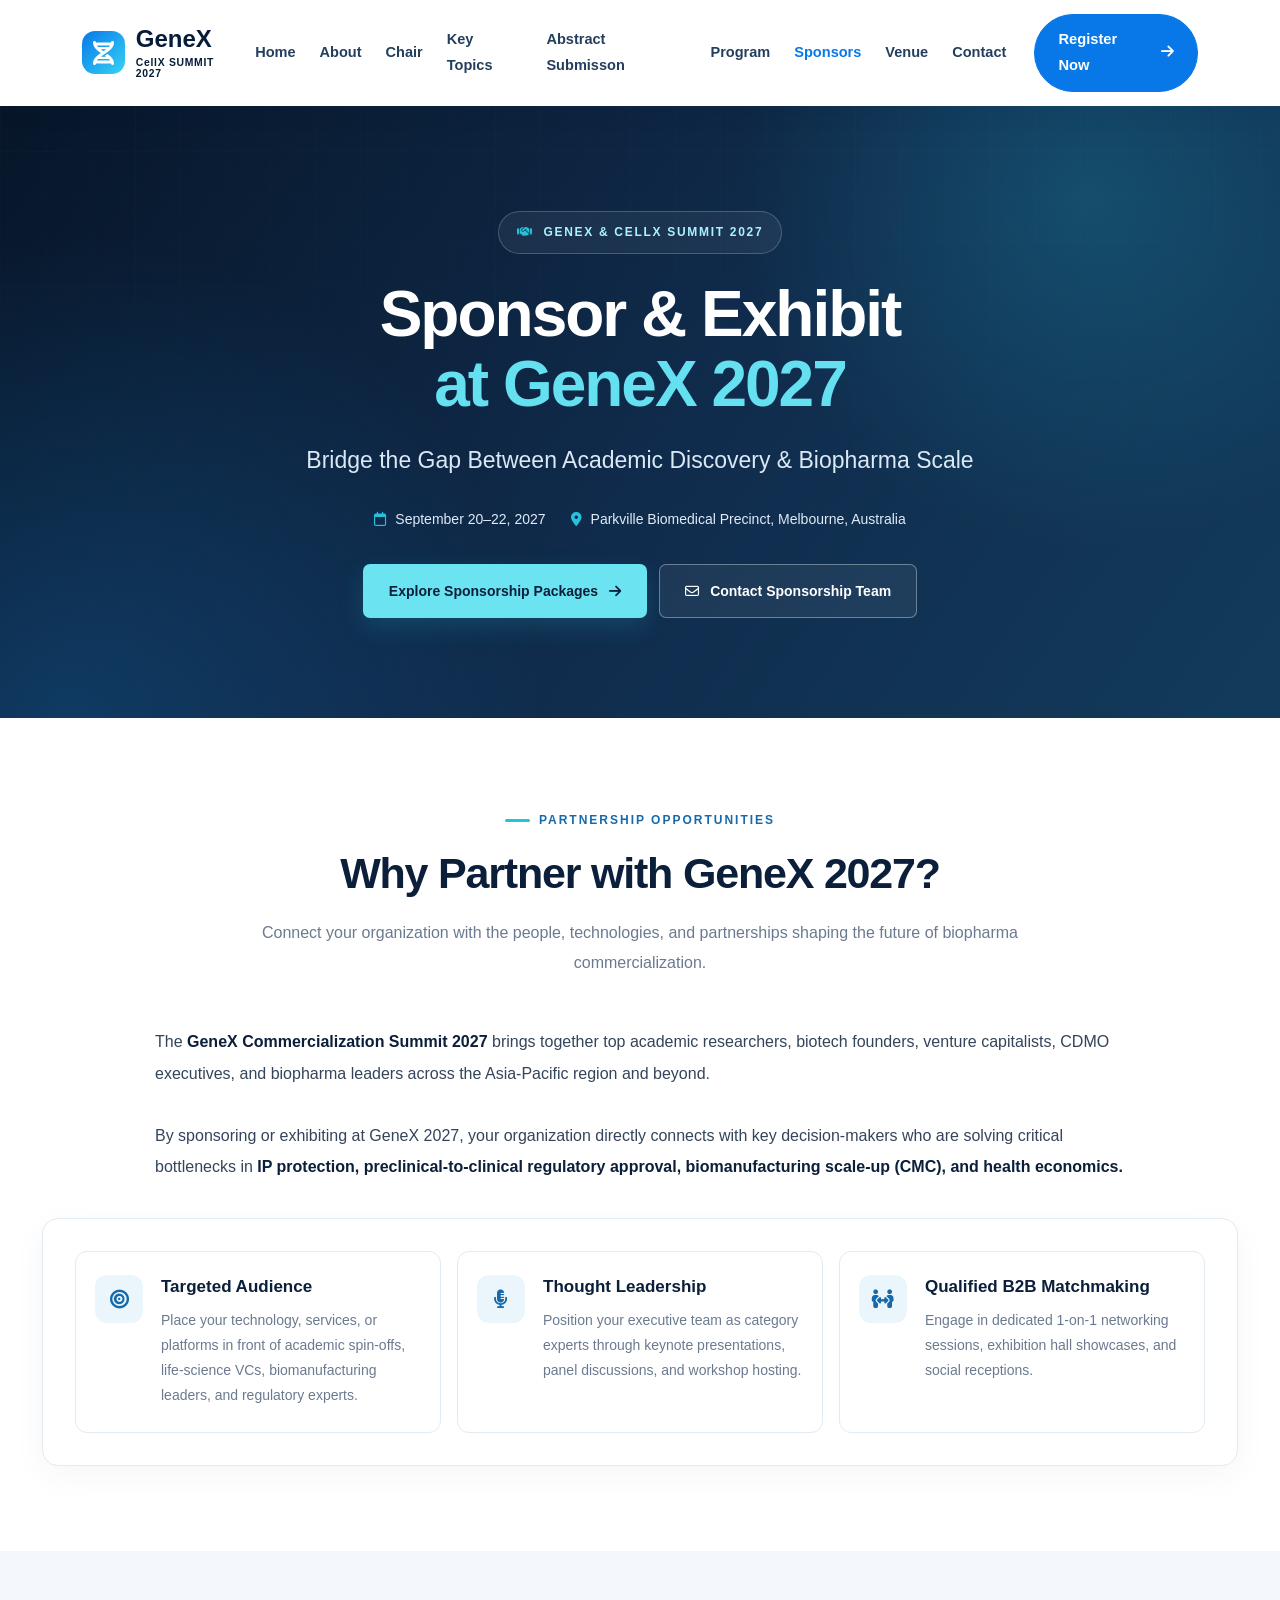
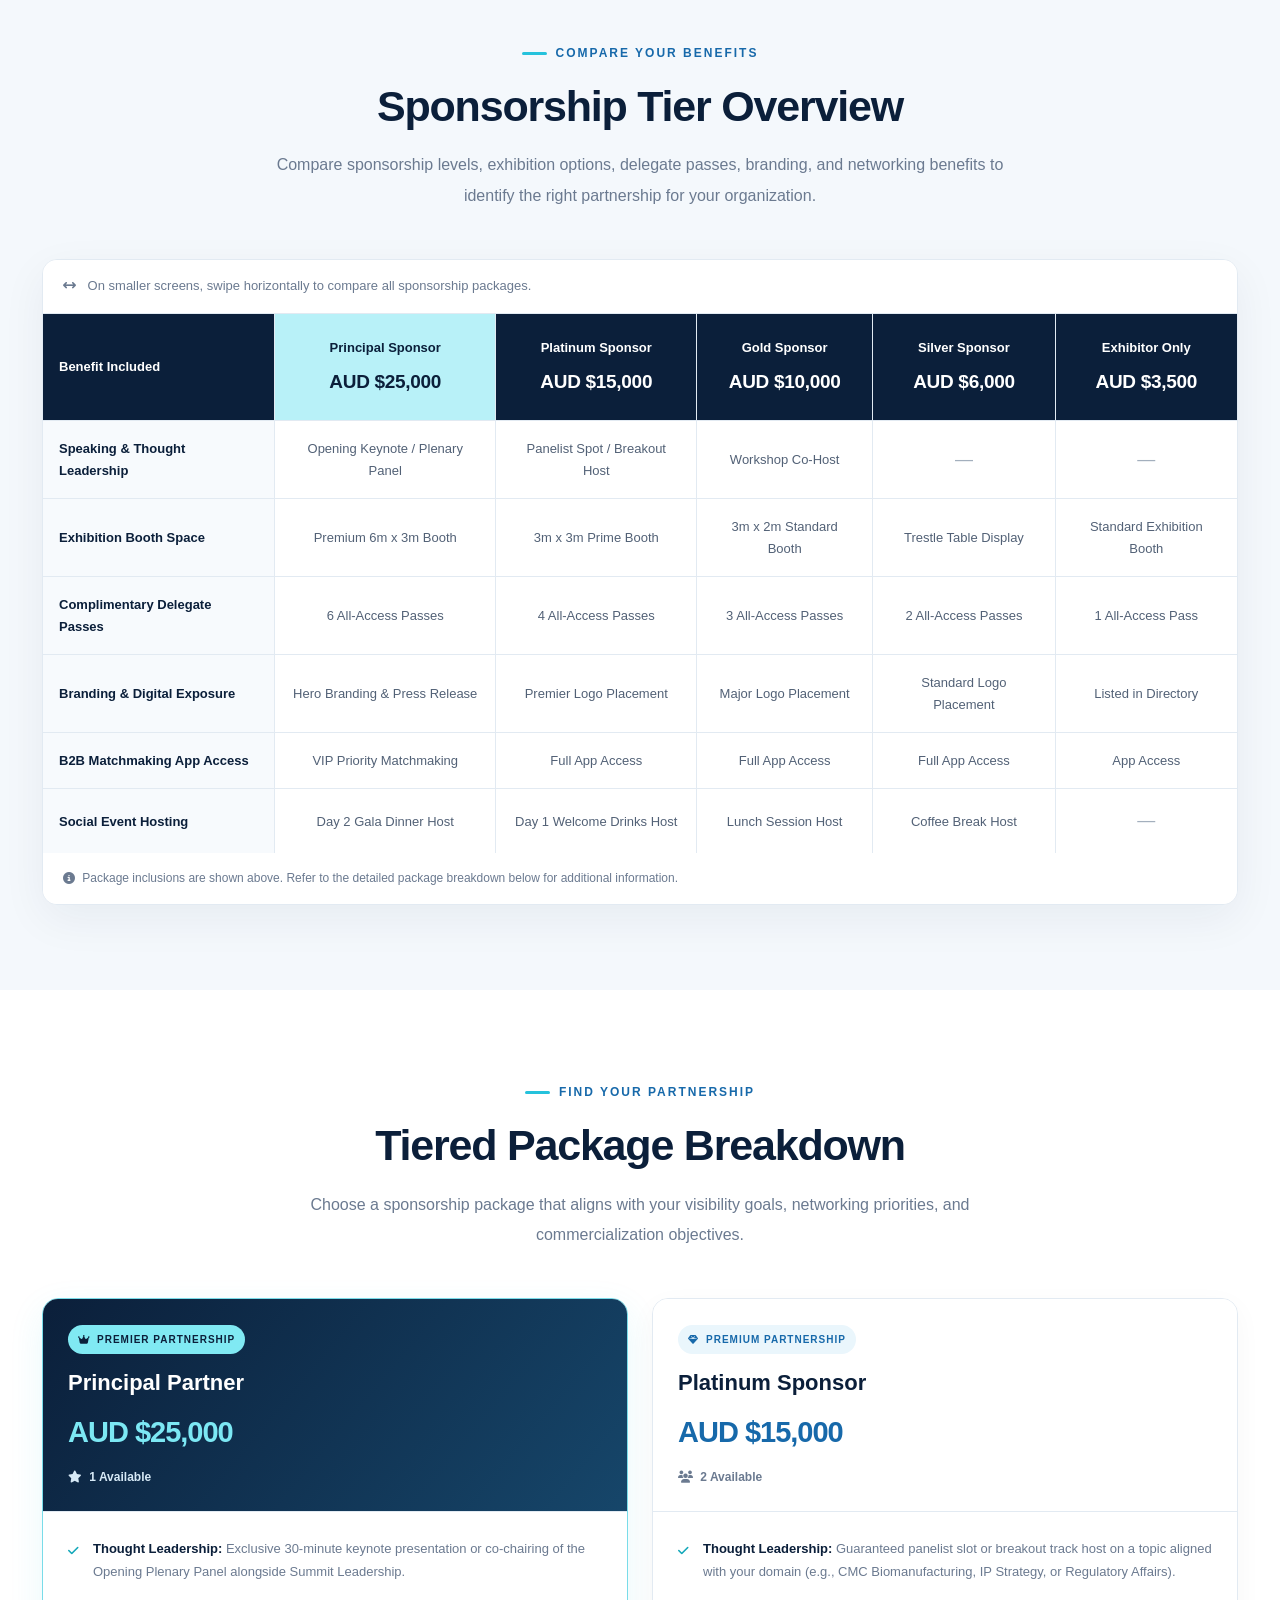
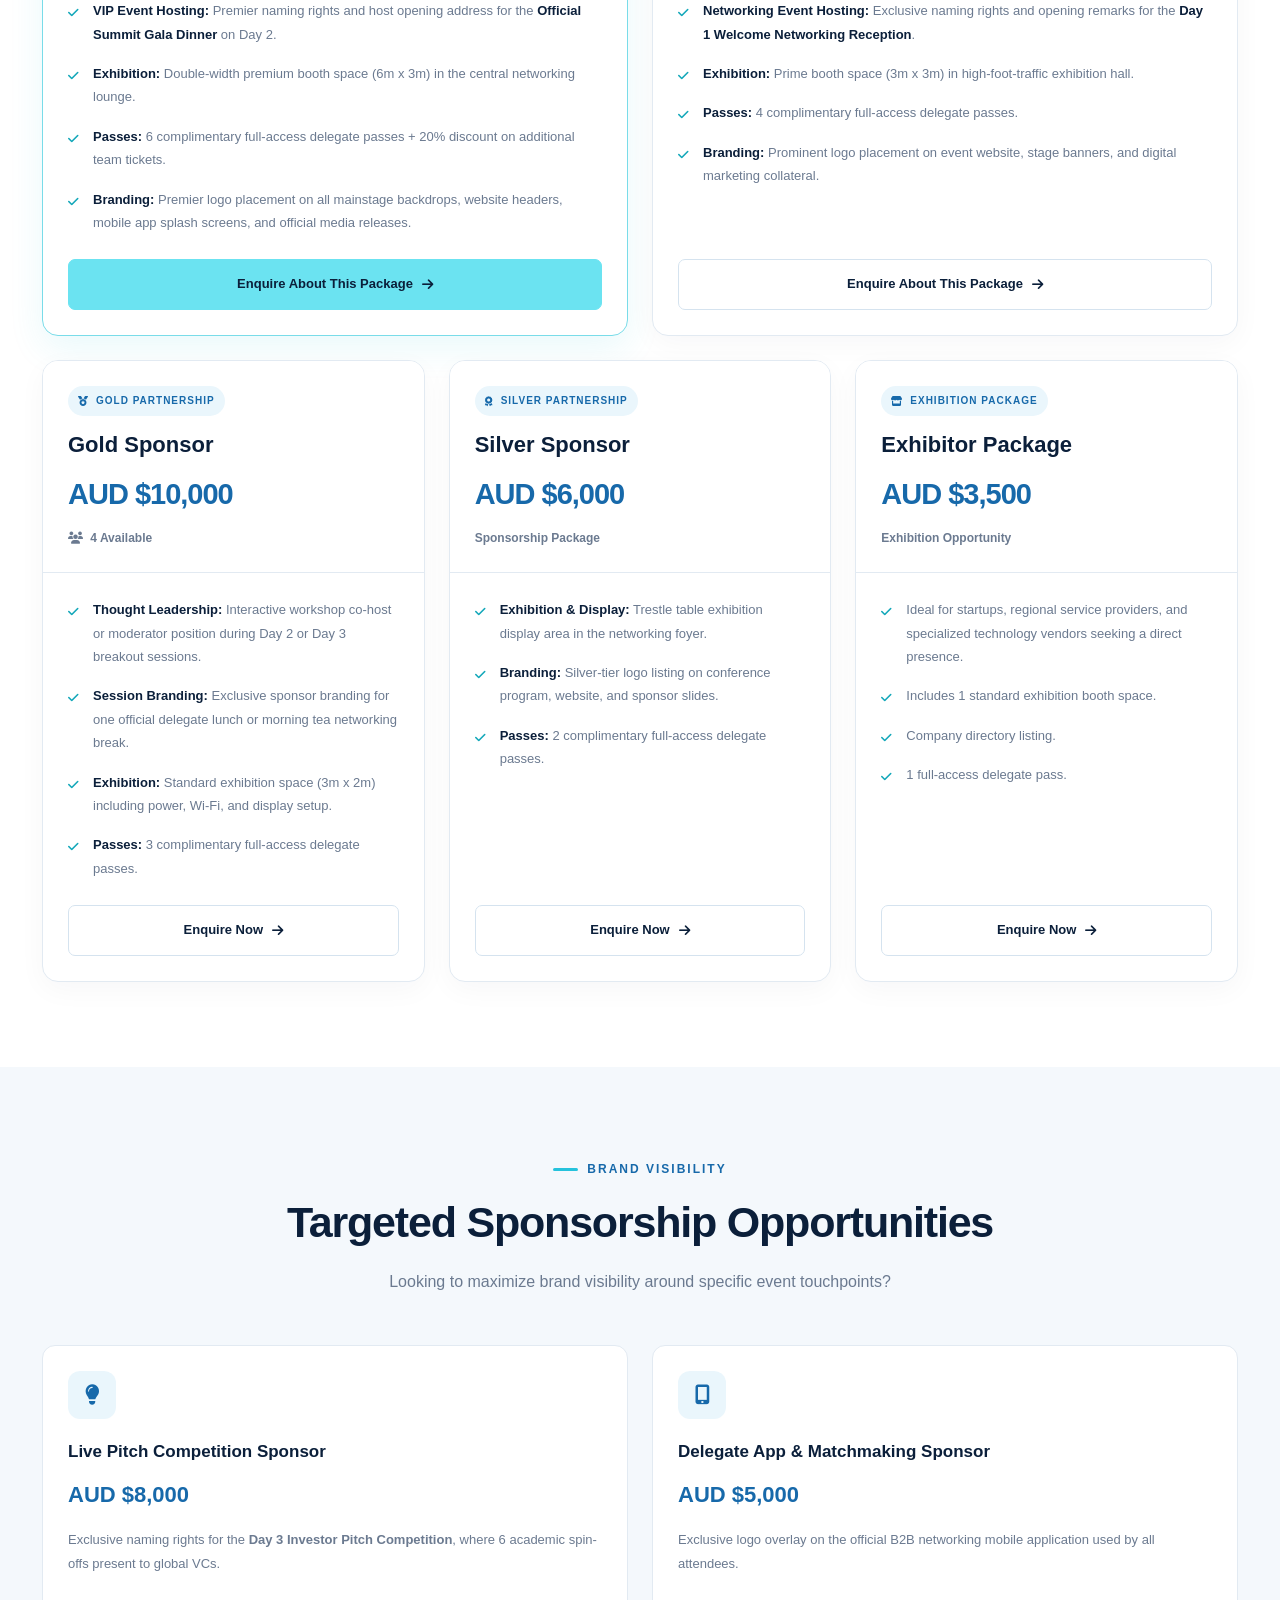
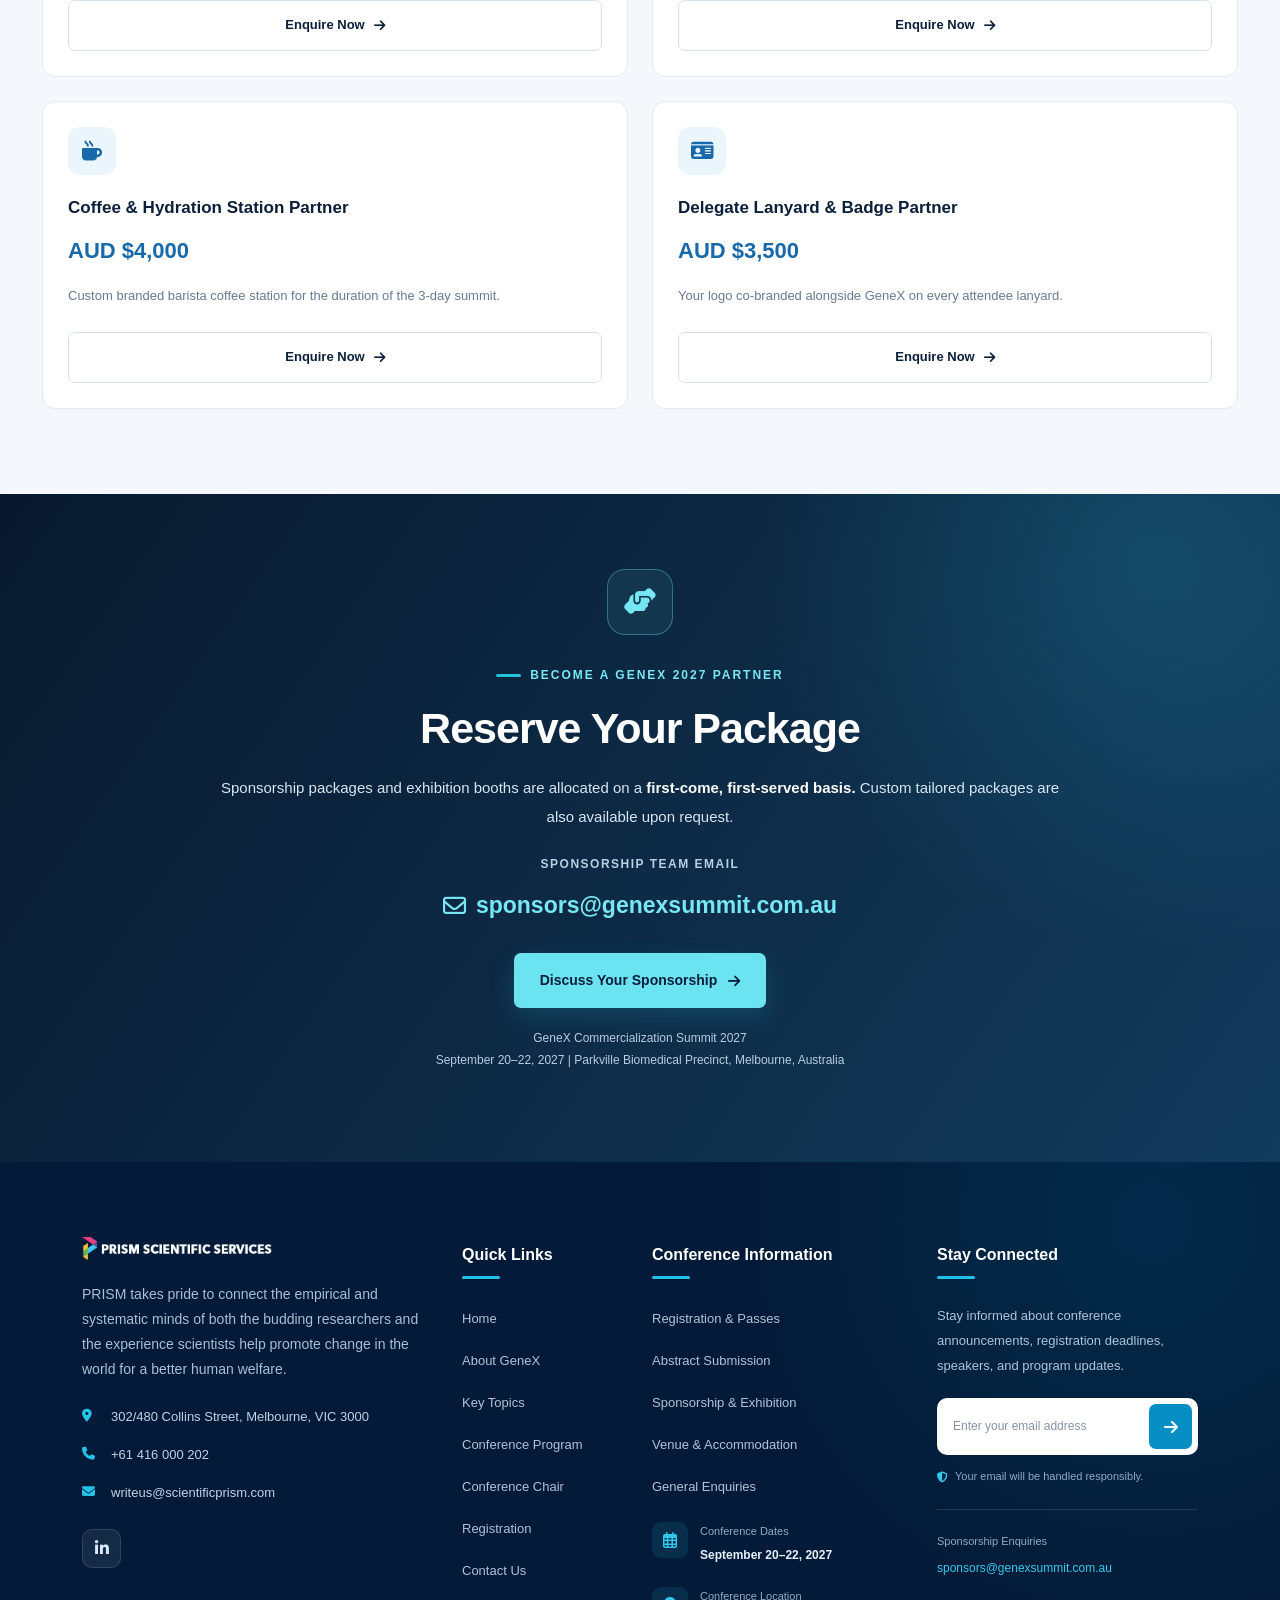
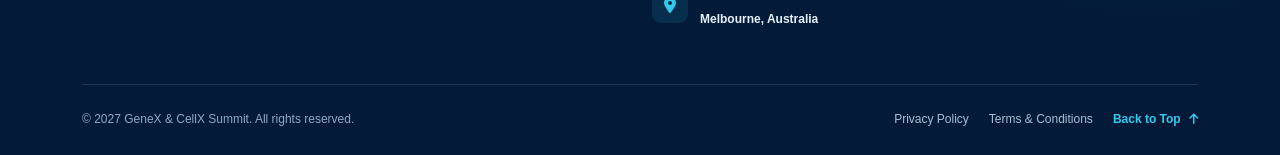
<file: sponsors.html>
<!doctype html>
<html lang="en">
  <head>
    <meta charset="UTF-8" />
    <meta name="viewport" content="width=device-width, initial-scale=1.0" />
    <meta
      name="description"
      content="Discover the vision behind GeneX CellX Summit 2027, connecting academic discovery with commercial application."
    />
    <title>About Us | GeneX CellX Summit 2027</title>

    <link
      href="https://cdn.jsdelivr.net/npm/bootstrap@5.3.3/dist/css/bootstrap.min.css"
      rel="stylesheet"
    />
    <link
      href="https://cdnjs.cloudflare.com/ajax/libs/font-awesome/6.5.2/css/all.min.css"
      rel="stylesheet"
    />

    <link rel="stylesheet" href="./assets/css/style.css" />

    <style>
      :root {
        --gx-navy: #071c38;
        --gx-blue: #0878e8;
        --gx-cyan: #36d3f4;
        --gx-light: #f2f8ff;
        --gx-text: #40536b;
      }

      * {
        box-sizing: border-box;
      }

      html {
        scroll-behavior: smooth;
        scroll-padding-top: 85px;
      }

      body {
        margin: 0;
        font-family: Inter, "Segoe UI", Arial, sans-serif;
        color: var(--gx-text);
        line-height: 1.75;
        background: #fff;
      }

      /* Navigation */
      .gx-navbar {
        background: #fff;
        padding: 14px 0;
        box-shadow: 0 4px 24px rgba(7, 28, 56, 0.07);
      }

      .gx-brand {
        display: flex;
        /* width: 50px; */
        align-items: center;
        gap: 11px;
        color: var(--gx-navy);
        font-size: 1.5rem;
        font-weight: 800;
        line-height: 1.1;
        text-decoration: none;
      }

      .gx-brand-icon {
        width: 43px;
        height: 43px;
        display: grid;
        place-items: center;
        color: #fff;
        border-radius: 13px;
        background: linear-gradient(135deg, var(--gx-blue), var(--gx-cyan));
      }

      .gx-brand small {
        display: block;
        margin-top: 4px;
        font-size: 0.65rem;
        letter-spacing: 0.7px;
        font-weight: 700;
      }

      .gx-navbar .nav-link {
        color: #233f5d;
        font-size: 0.91rem;
        font-weight: 650;
        padding: 10px 12px !important;
      }

      .gx-navbar .nav-link:hover,
      .gx-navbar .nav-link.active {
        color: var(--gx-blue);
      }

      .gx-btn {
        display: inline-flex;
        align-items: center;
        justify-content: center;
        gap: 10px;
        padding: 12px 23px;
        border: 1px solid var(--gx-blue);
        border-radius: 50px;
        background: var(--gx-blue);
        color: #fff;
        font-size: 0.92rem;
        font-weight: 700;
        text-decoration: none;
        transition: 0.25s ease;
      }

      .gx-btn:hover {
        background: #0562c1;
        border-color: #0562c1;
        color: #fff;
        transform: translateY(-2px);
      }

      /* About hero */
      .about-hero {
        position: relative;
        isolation: isolate;
        overflow: hidden;
        padding: 110px 0 100px;
        color: #fff;
        background:
          radial-gradient(
            circle at 85% 30%,
            rgba(17, 143, 220, 0.25),
            transparent 32%
          ),
          linear-gradient(120deg, #04152e 0%, #082c54 60%, #07518a 100%);
      }

      .about-hero::before {
        content: "";
        position: absolute;
        z-index: -1;
        width: 480px;
        height: 480px;
        right: -120px;
        top: -160px;
        border: 1px solid rgba(54, 211, 244, 0.18);
        border-radius: 50%;
        box-shadow:
          0 0 0 45px rgba(54, 211, 244, 0.035),
          0 0 0 95px rgba(54, 211, 244, 0.025);
      }

      .about-hero::after {
        content: "";
        position: absolute;
        z-index: -1;
        width: 300px;
        height: 300px;
        left: -170px;
        bottom: -200px;
        border-radius: 50%;
        background: rgba(8, 120, 232, 0.2);
        filter: blur(25px);
      }

      .gx-eyebrow {
        display: inline-flex;
        align-items: center;
        gap: 10px;
        color: var(--gx-cyan);
        font-size: 0.78rem;
        font-weight: 800;
        letter-spacing: 2.4px;
        text-transform: uppercase;
      }

      .gx-eyebrow::before {
        content: "";
        width: 28px;
        height: 2px;
        background: currentColor;
      }

      .about-hero h1 {
        max-width: 850px;
        margin: 22px 0;
        font-size: clamp(2.5rem, 5vw, 4.5rem);
        font-weight: 850;
        letter-spacing: -2px;
        line-height: 1.12;
      }

      .about-hero h1 span {
        color: var(--gx-cyan);
      }

      .about-hero .hero-description {
        max-width: 720px;
        color: #d5e6f7;
        font-size: 1.12rem;
      }

      .hero-meta {
        display: flex;
        flex-wrap: wrap;
        gap: 15px 30px;
        margin-top: 32px;
      }

      .hero-meta-item {
        display: flex;
        align-items: center;
        gap: 12px;
        color: #edf7ff;
        font-weight: 600;
      }

      .hero-meta-item i {
        color: var(--gx-cyan);
        font-size: 1.15rem;
      }

      /* Main content */
      .about-content {
        padding: 95px 0;
        background: #fff;
      }

      .gx-section-label {
        margin-bottom: 14px;
        color: var(--gx-blue);
        font-size: 0.76rem;
        font-weight: 850;
        letter-spacing: 2px;
        text-transform: uppercase;
      }

      .gx-heading {
        margin-bottom: 25px;
        color: var(--gx-navy);
        font-size: clamp(2rem, 3.5vw, 3rem);
        font-weight: 850;
        letter-spacing: -1.2px;
        line-height: 1.2;
      }

      .gx-heading span {
        color: var(--gx-blue);
      }

      .gx-copy p {
        margin-bottom: 20px;
        font-size: 1.02rem;
        line-height: 1.9;
      }

      .gx-visual {
        position: relative;
        min-height: 450px;
        height: 100%;
        overflow: hidden;
        border-radius: 24px;
        background: #0a315b;
        box-shadow: 0 25px 60px rgba(7, 28, 56, 0.13);
      }

      .gx-visual img {
        position: absolute;
        inset: 0;
        width: 100%;
        height: 100%;
        object-fit: cover;
      }

      .gx-visual::after {
        content: "";
        position: absolute;
        inset: 35% 0 0;
        background: linear-gradient(transparent, rgba(3, 23, 48, 0.95));
      }

      .gx-visual-caption {
        position: absolute;
        z-index: 1;
        right: 22px;
        bottom: 22px;
        left: 22px;
        display: flex;
        align-items: center;
        gap: 16px;
        padding: 20px;
        border: 1px solid rgba(255, 255, 255, 0.17);
        border-radius: 15px;
        color: #fff;
        background: rgba(5, 31, 63, 0.8);
        backdrop-filter: blur(12px);
      }

      .gx-visual-caption i {
        color: var(--gx-cyan);
        font-size: 2rem;
      }

      .gx-visual-caption strong {
        display: block;
        line-height: 1.5;
      }

      .gx-visual-caption span {
        color: #cce3f7;
        font-size: 0.88rem;
      }

      /* Dark impact section */
      .impact-section {
        position: relative;
        overflow: hidden;
        padding: 80px 0;
        color: #fff;
        background: var(--gx-navy);
      }

      .impact-section::before {
        content: "";
        position: absolute;
        width: 420px;
        height: 420px;
        top: -260px;
        right: 8%;
        border: 1px solid rgba(54, 211, 244, 0.18);
        border-radius: 50%;
        box-shadow: 0 0 0 50px rgba(54, 211, 244, 0.025);
      }

      .impact-section .gx-heading {
        color: #fff;
        margin-bottom: 16px;
      }

      .impact-description {
        max-width: 750px;
        margin: 0 auto;
        color: #c8d9eb;
        font-size: 1.06rem;
      }

      .impact-icon {
        display: grid;
        place-items: center;
        width: 65px;
        height: 65px;
        margin: 0 auto 20px;
        border: 1px solid rgba(54, 211, 244, 0.35);
        border-radius: 18px;
        color: var(--gx-cyan);
        background: rgba(54, 211, 244, 0.08);
        font-size: 1.6rem;
      }

      /* Event information */
      .event-info {
        padding: 65px 0;
        background: var(--gx-light);
      }

      .event-info-card {
        display: flex;
        align-items: center;
        gap: 20px;
        height: 100%;
        padding: 27px;
        border: 1px solid #e0ebf7;
        border-radius: 18px;
        background: #fff;
        transition:
          transform 0.25s,
          box-shadow 0.25s;
      }

      .event-info-card:hover {
        transform: translateY(-4px);
        box-shadow: 0 15px 35px rgba(7, 28, 56, 0.07);
      }

      .event-info-icon {
        display: grid;
        place-items: center;
        flex-shrink: 0;
        width: 58px;
        height: 58px;
        border-radius: 16px;
        color: var(--gx-blue);
        background: #e9f4ff;
        font-size: 1.45rem;
      }

      .event-info-card h3 {
        margin-bottom: 5px;
        color: var(--gx-navy);
        font-size: 0.83rem;
        font-weight: 800;
        letter-spacing: 1px;
        text-transform: uppercase;
      }

      .event-info-card p {
        margin: 0;
        color: #405875;
        font-weight: 650;
      }

      /* Footer */
      .gx-footer {
        padding: 30px 0;
        color: #bdcfe3;
        background: #031126;
        font-size: 0.88rem;
      }

      .gx-footer-brand {
        color: #fff;
        font-weight: 800;
        font-size: 1.1rem;
      }

      .gx-footer a {
        color: #d5e8fb;
        text-decoration: none;
      }

      .gx-footer a:hover {
        color: var(--gx-cyan);
      }

      @media (max-width: 991.98px) {
        .about-hero {
          padding: 90px 0 75px;
        }

        .about-content {
          padding: 70px 0;
        }

        .gx-visual {
          min-height: 390px;
        }

        .gx-navbar .navbar-collapse {
          padding-top: 15px;
        }
      }

      @media (max-width: 575.98px) {
        .gx-brand {
          font-size: 1.2rem;
        }

        .gx-brand small {
          font-size: 0.58rem;
        }

        .about-hero {
          padding: 75px 0 65px;
        }

        .about-hero h1 {
          letter-spacing: -1px;
        }

        .hero-meta {
          flex-direction: column;
          gap: 14px;
        }

        .about-content {
          padding: 55px 0;
        }

        .gx-visual {
          min-height: 340px;
          border-radius: 18px;
        }

        .impact-section {
          padding: 60px 0;
        }

        .event-info {
          padding: 45px 0;
        }

        .event-info-card {
          padding: 20px;
        }
      }

      @media (prefers-reduced-motion: reduce) {
        html {
          scroll-behavior: auto;
        }

        *,
        *::before,
        *::after {
          transition-duration: 0.01ms !important;
        }
      }
    </style>

    <style>
      /* =========================================================
   GENEX 2027 - SPONSOR & EXHIBIT PAGE
   Bootstrap 5 Compatible
   ========================================================= */

      .genex-sponsor-page {
        --gx-navy: #0b1f3a;
        --gx-navy-light: #142f50;
        --gx-blue: #1769aa;
        --gx-cyan: #25c2dc;
        --gx-text: #34445a;
        --gx-muted: #6b7a90;
        --gx-light: #f4f8fc;
        --gx-border: #e2eaf2;
        --gx-white: #ffffff;

        font-family: inherit;
        color: var(--gx-text);
        background: #fff;
        overflow: hidden;
      }

      .genex-sponsor-page * {
        box-sizing: border-box;
      }

      .genex-sponsor-page a {
        text-decoration: none;
      }

      .genex-sponsor-page .gx-container {
        max-width: 1240px;
        margin: 0 auto;
        padding-left: 22px;
        padding-right: 22px;
      }

      .genex-sponsor-page .gx-section {
        padding: 85px 0;
      }

      .genex-sponsor-page .gx-section-light {
        background: var(--gx-light);
      }

      .genex-sponsor-page .gx-eyebrow {
        display: inline-flex;
        align-items: center;
        gap: 9px;
        margin-bottom: 17px;
        color: var(--gx-blue);
        font-size: 12px;
        font-weight: 800;
        letter-spacing: 2px;
        text-transform: uppercase;
      }

      .genex-sponsor-page .gx-eyebrow::before {
        content: "";
        width: 25px;
        height: 3px;
        border-radius: 5px;
        background: var(--gx-cyan);
      }

      .genex-sponsor-page .gx-section-title {
        margin: 0 0 18px;
        color: var(--gx-navy);
        font-size: clamp(29px, 4vw, 43px);
        font-weight: 800;
        line-height: 1.2;
        letter-spacing: -1.2px;
      }

      .genex-sponsor-page .gx-section-description {
        max-width: 780px;
        margin: 0 auto;
        color: var(--gx-muted);
        font-size: 16px;
        line-height: 1.9;
      }

      .genex-sponsor-page .gx-section-heading {
        margin-bottom: 48px;
      }

      /* =========================
   HERO SECTION
   ========================= */

      .genex-sponsor-page .gx-sponsor-hero {
        position: relative;
        isolation: isolate;
        padding: 105px 0 100px;
        color: #fff;
        background:
          radial-gradient(
            circle at 85% 15%,
            rgba(37, 194, 220, 0.2),
            transparent 29%
          ),
          radial-gradient(
            circle at 5% 100%,
            rgba(23, 105, 170, 0.35),
            transparent 35%
          ),
          linear-gradient(125deg, #071629 0%, #102c4d 55%, #123b5b 100%);
      }

      .genex-sponsor-page .gx-sponsor-hero::before {
        content: "";
        position: absolute;
        z-index: -1;
        inset: 0;
        opacity: 0.16;
        background-image:
          linear-gradient(rgba(255, 255, 255, 0.08) 1px, transparent 1px),
          linear-gradient(90deg, rgba(255, 255, 255, 0.08) 1px, transparent 1px);
        background-size: 45px 45px;
        mask-image: linear-gradient(to bottom, #000, transparent);
      }

      .genex-sponsor-page .gx-hero-content {
        max-width: 920px;
        margin: 0 auto;
        text-align: center;
      }

      .genex-sponsor-page .gx-hero-label {
        display: inline-flex;
        align-items: center;
        gap: 10px;
        padding: 10px 18px;
        margin-bottom: 25px;
        border: 1px solid rgba(255, 255, 255, 0.2);
        border-radius: 50px;
        color: #a9f2ff;
        background: rgba(255, 255, 255, 0.06);
        font-size: 12px;
        font-weight: 800;
        letter-spacing: 1.7px;
        text-transform: uppercase;
      }

      .genex-sponsor-page .gx-hero-label i {
        color: var(--gx-cyan);
      }

      .genex-sponsor-page .gx-hero-title {
        margin: 0 0 23px;
        color: #fff;
        font-size: clamp(37px, 5.5vw, 64px);
        font-weight: 850;
        line-height: 1.1;
        letter-spacing: -2px;
      }

      .genex-sponsor-page .gx-hero-title span {
        color: #65e0f0;
      }

      .genex-sponsor-page .gx-hero-subtitle {
        max-width: 790px;
        margin: 0 auto 28px;
        color: #dbe8f5;
        font-size: clamp(17px, 2.3vw, 23px);
        font-weight: 500;
        line-height: 1.6;
      }

      .genex-sponsor-page .gx-hero-meta {
        display: flex;
        justify-content: center;
        flex-wrap: wrap;
        gap: 13px 25px;
        margin: 0 0 32px;
        color: #e0ebf6;
        font-size: 14px;
      }

      .genex-sponsor-page .gx-hero-meta span {
        display: inline-flex;
        align-items: center;
        gap: 9px;
      }

      .genex-sponsor-page .gx-hero-meta i {
        color: var(--gx-cyan);
      }

      .genex-sponsor-page .gx-btn {
        display: inline-flex;
        justify-content: center;
        align-items: center;
        gap: 11px;
        min-height: 52px;
        padding: 14px 25px;
        border: 1px solid transparent;
        border-radius: 7px;
        font-size: 14px;
        font-weight: 800;
        transition:
          transform 0.25s ease,
          box-shadow 0.25s ease,
          background 0.25s ease;
      }

      .genex-sponsor-page .gx-btn-primary {
        color: var(--gx-navy);
        background: #6be3f1;
        box-shadow: 0 9px 24px rgba(37, 194, 220, 0.17);
      }

      .genex-sponsor-page .gx-btn-primary:hover {
        color: var(--gx-navy);
        background: #fff;
        transform: translateY(-3px);
        box-shadow: 0 13px 28px rgba(0, 0, 0, 0.18);
      }

      .genex-sponsor-page .gx-btn-outline {
        color: #fff;
        border-color: rgba(255, 255, 255, 0.35);
        background: rgba(255, 255, 255, 0.06);
      }

      .genex-sponsor-page .gx-btn-outline:hover {
        color: var(--gx-navy);
        background: #fff;
        transform: translateY(-3px);
      }

      .genex-sponsor-page .gx-hero-actions {
        display: flex;
        justify-content: center;
        flex-wrap: wrap;
        gap: 12px;
      }

      /* =========================
   WHY PARTNER
   ========================= */

      .genex-sponsor-page .gx-intro-copy {
        max-width: 970px;
        margin: 0 auto 36px;
        color: var(--gx-text);
        font-size: 16px;
        line-height: 1.95;
      }

      .genex-sponsor-page .gx-intro-copy strong {
        color: var(--gx-navy);
      }

      .genex-sponsor-page .gx-audience-panel {
        position: relative;
        padding: 32px;
        border: 1px solid var(--gx-border);
        border-radius: 16px;
        background: #fff;
        box-shadow: 0 10px 35px rgba(13, 37, 67, 0.04);
      }

      .genex-sponsor-page .gx-benefit-card {
        display: flex;
        gap: 18px;
        height: 100%;
        padding: 23px 19px;
        border: 1px solid var(--gx-border);
        border-radius: 12px;
        background: #fff;
        transition:
          transform 0.25s ease,
          border-color 0.25s ease,
          box-shadow 0.25s ease;
      }

      .genex-sponsor-page .gx-benefit-card:hover {
        transform: translateY(-5px);
        border-color: #a9dfe9;
        box-shadow: 0 14px 30px rgba(13, 37, 67, 0.07);
      }

      .genex-sponsor-page .gx-benefit-icon {
        display: flex;
        align-items: center;
        justify-content: center;
        flex: 0 0 48px;
        width: 48px;
        height: 48px;
        border-radius: 12px;
        color: var(--gx-blue);
        background: #eaf6fc;
        font-size: 19px;
      }

      .genex-sponsor-page .gx-benefit-card h3 {
        margin: 2px 0 10px;
        color: var(--gx-navy);
        font-size: 17px;
        font-weight: 800;
      }

      .genex-sponsor-page .gx-benefit-card p {
        margin: 0;
        color: var(--gx-muted);
        font-size: 14px;
        line-height: 1.8;
      }

      /* =========================
   SPONSORSHIP COMPARISON
   ========================= */

      .genex-sponsor-page .gx-comparison-wrap {
        overflow: hidden;
        border: 1px solid var(--gx-border);
        border-radius: 15px;
        background: #fff;
        box-shadow: 0 14px 45px rgba(13, 37, 67, 0.06);
      }

      .genex-sponsor-page .gx-table-note {
        padding: 15px 20px;
        border-bottom: 1px solid var(--gx-border);
        color: var(--gx-muted);
        background: #fff;
        font-size: 13px;
      }

      .genex-sponsor-page .gx-table-scroll {
        overflow-x: auto;
        overscroll-behavior-x: contain;
        -webkit-overflow-scrolling: touch;
      }

      .genex-sponsor-page .gx-sponsor-table {
        width: 100%;
        min-width: 1050px;
        margin: 0;
        border-collapse: separate;
        border-spacing: 0;
        font-size: 13px;
      }

      .genex-sponsor-page .gx-sponsor-table th,
      .genex-sponsor-page .gx-sponsor-table td {
        padding: 17px 16px;
        border-right: 1px solid var(--gx-border);
        border-bottom: 1px solid var(--gx-border);
        vertical-align: middle;
        text-align: center;
        line-height: 1.65;
      }

      .genex-sponsor-page .gx-sponsor-table th:last-child,
      .genex-sponsor-page .gx-sponsor-table td:last-child {
        border-right: 0;
      }

      .genex-sponsor-page .gx-sponsor-table tbody tr:last-child td {
        border-bottom: 0;
      }

      .genex-sponsor-page .gx-sponsor-table thead th {
        padding-top: 23px;
        padding-bottom: 23px;
        color: #fff;
        background: var(--gx-navy);
        font-size: 13px;
        font-weight: 800;
      }

      .genex-sponsor-page .gx-sponsor-table thead th:first-child {
        min-width: 205px;
        text-align: left;
      }

      .genex-sponsor-page .gx-sponsor-table thead th:not(:first-child) {
        min-width: 168px;
      }

      .genex-sponsor-page .gx-sponsor-table thead th.gx-principal {
        color: var(--gx-navy);
        background: #b8f1f8;
      }

      .genex-sponsor-page .gx-tier-price {
        display: block;
        margin-top: 8px;
        font-size: 19px;
        font-weight: 850;
        letter-spacing: -0.3px;
      }

      .genex-sponsor-page .gx-tier-price small {
        display: block;
        margin-top: 3px;
        font-size: 10px;
        font-weight: 700;
        letter-spacing: 0.8px;
        text-transform: uppercase;
      }

      .genex-sponsor-page .gx-sponsor-table tbody td:first-child {
        text-align: left;
        color: var(--gx-navy);
        background: #f7fafd;
        font-weight: 800;
      }

      .genex-sponsor-page .gx-sponsor-table tbody td {
        color: #526176;
        background: #fff;
      }

      .genex-sponsor-page .gx-sponsor-table tbody tr:hover td {
        background: #f5fbfe;
      }

      .genex-sponsor-page .gx-sponsor-table tbody tr:hover td:first-child {
        background: #edf6fc;
      }

      .genex-sponsor-page .gx-dash {
        color: #a3afbd;
        font-size: 18px;
      }

      .genex-sponsor-page .gx-table-footnote {
        padding: 15px 20px;
        color: var(--gx-muted);
        background: #fff;
        font-size: 12px;
      }

      /* =========================
   PACKAGE CARDS
   ========================= */

      .genex-sponsor-page .gx-package-card {
        position: relative;
        display: flex;
        flex-direction: column;
        height: 100%;
        overflow: hidden;
        border: 1px solid var(--gx-border);
        border-radius: 16px;
        background: #fff;
        box-shadow: 0 8px 28px rgba(13, 37, 67, 0.035);
        transition:
          transform 0.25s ease,
          box-shadow 0.25s ease,
          border-color 0.25s ease;
      }

      .genex-sponsor-page .gx-package-card:hover {
        transform: translateY(-5px);
        border-color: #acdfe8;
        box-shadow: 0 17px 38px rgba(13, 37, 67, 0.09);
      }

      .genex-sponsor-page .gx-package-top {
        padding: 25px 25px 23px;
        border-bottom: 1px solid var(--gx-border);
        background: #fff;
      }

      .genex-sponsor-page .gx-package-card.gx-package-principal {
        border-color: #79dce9;
        box-shadow: 0 12px 35px rgba(37, 194, 220, 0.1);
      }

      .genex-sponsor-page .gx-package-principal .gx-package-top {
        color: #fff;
        background: linear-gradient(130deg, #0b1f3a, #16466a);
      }

      .genex-sponsor-page .gx-package-label {
        display: inline-flex;
        align-items: center;
        gap: 7px;
        margin-bottom: 15px;
        padding: 6px 10px;
        border-radius: 50px;
        color: var(--gx-blue);
        background: #eaf6fc;
        font-size: 10px;
        font-weight: 800;
        letter-spacing: 1px;
        text-transform: uppercase;
      }

      .genex-sponsor-page .gx-package-principal .gx-package-label {
        color: var(--gx-navy);
        background: #80e9f3;
      }

      .genex-sponsor-page .gx-package-title {
        margin: 0 0 9px;
        color: var(--gx-navy);
        font-size: 22px;
        font-weight: 850;
        line-height: 1.3;
      }

      .genex-sponsor-page .gx-package-principal .gx-package-title {
        color: #fff;
      }

      .genex-sponsor-page .gx-package-price {
        color: var(--gx-blue);
        font-size: 29px;
        font-weight: 850;
        letter-spacing: -1px;
      }

      .genex-sponsor-page .gx-package-principal .gx-package-price {
        color: #7ce8f4;
      }

      .genex-sponsor-page .gx-package-price small {
        font-size: 12px;
        font-weight: 700;
        letter-spacing: 0;
      }

      .genex-sponsor-page .gx-package-availability {
        margin-top: 9px;
        color: var(--gx-muted);
        font-size: 12px;
        font-weight: 700;
      }

      .genex-sponsor-page .gx-package-principal .gx-package-availability {
        color: #d6e9f6;
      }

      .genex-sponsor-page .gx-package-body {
        display: flex;
        flex-direction: column;
        flex-grow: 1;
        padding: 25px;
      }

      .genex-sponsor-page .gx-package-list {
        flex-grow: 1;
        margin: 0 0 25px;
        padding: 0;
        list-style: none;
      }

      .genex-sponsor-page .gx-package-list li {
        position: relative;
        padding-left: 25px;
        margin-bottom: 16px;
        color: var(--gx-muted);
        font-size: 13px;
        line-height: 1.8;
      }

      .genex-sponsor-page .gx-package-list li:last-child {
        margin-bottom: 0;
      }

      .genex-sponsor-page .gx-package-list li::before {
        content: "\f00c";
        position: absolute;
        top: 3px;
        left: 0;
        color: #12a7b9;
        font-family: "Font Awesome 6 Free";
        font-weight: 900;
        font-size: 12px;
      }

      .genex-sponsor-page .gx-package-list strong {
        color: var(--gx-navy);
      }

      .genex-sponsor-page .gx-package-btn {
        display: flex;
        justify-content: center;
        align-items: center;
        gap: 9px;
        width: 100%;
        padding: 13px 15px;
        border: 1px solid #d5e3ef;
        border-radius: 7px;
        color: var(--gx-navy);
        background: #fff;
        font-size: 13px;
        font-weight: 800;
        transition: all 0.25s ease;
      }

      .genex-sponsor-page .gx-package-btn:hover {
        color: #fff;
        border-color: var(--gx-blue);
        background: var(--gx-blue);
      }

      .genex-sponsor-page .gx-package-principal .gx-package-btn {
        color: var(--gx-navy);
        border-color: #6be3f1;
        background: #6be3f1;
      }

      .genex-sponsor-page .gx-package-principal .gx-package-btn:hover {
        border-color: #fff;
        background: #fff;
      }

      /* =========================
   TARGETED OPPORTUNITIES
   ========================= */

      .genex-sponsor-page .gx-opportunity-card {
        display: flex;
        flex-direction: column;
        height: 100%;
        padding: 25px;
        border: 1px solid var(--gx-border);
        border-radius: 13px;
        background: #fff;
        transition:
          transform 0.25s ease,
          box-shadow 0.25s ease,
          border-color 0.25s ease;
      }

      .genex-sponsor-page .gx-opportunity-card:hover {
        transform: translateY(-5px);
        border-color: #a9dfe9;
        box-shadow: 0 12px 28px rgba(13, 37, 67, 0.06);
      }

      .genex-sponsor-page .gx-opportunity-icon {
        display: flex;
        align-items: center;
        justify-content: center;
        width: 48px;
        height: 48px;
        margin-bottom: 20px;
        border-radius: 12px;
        color: var(--gx-blue);
        background: #eaf6fc;
        font-size: 20px;
      }

      .genex-sponsor-page .gx-opportunity-title {
        margin: 0 0 12px;
        color: var(--gx-navy);
        font-size: 17px;
        font-weight: 800;
        line-height: 1.5;
      }

      .genex-sponsor-page .gx-opportunity-price {
        margin-bottom: 13px;
        color: var(--gx-blue);
        font-size: 22px;
        font-weight: 850;
      }

      .genex-sponsor-page .gx-opportunity-card p {
        flex-grow: 1;
        margin: 0;
        color: var(--gx-muted);
        font-size: 13px;
        line-height: 1.85;
      }

      /* =========================
   RESERVE PACKAGE CTA
   ========================= */

      .genex-sponsor-page .gx-reserve-section {
        position: relative;
        isolation: isolate;
        padding: 75px 0;
        color: #fff;
        background:
          radial-gradient(
            circle at 90% 10%,
            rgba(37, 194, 220, 0.18),
            transparent 30%
          ),
          linear-gradient(125deg, #08192e, #123b5c);
      }

      .genex-sponsor-page .gx-reserve-content {
        max-width: 850px;
        margin: 0 auto;
        text-align: center;
      }

      .genex-sponsor-page .gx-reserve-icon {
        display: flex;
        align-items: center;
        justify-content: center;
        width: 66px;
        height: 66px;
        margin: 0 auto 23px;
        border: 1px solid rgba(107, 227, 241, 0.35);
        border-radius: 18px;
        color: #76e6f3;
        background: rgba(107, 227, 241, 0.08);
        font-size: 26px;
      }

      .genex-sponsor-page .gx-reserve-title {
        margin: 0 0 20px;
        color: #fff;
        font-size: clamp(29px, 4vw, 43px);
        font-weight: 850;
        line-height: 1.2;
        letter-spacing: -1px;
      }

      .genex-sponsor-page .gx-reserve-copy {
        margin: 0 auto 23px;
        color: #d8e6f3;
        font-size: 15px;
        line-height: 1.9;
      }

      .genex-sponsor-page .gx-reserve-copy strong {
        color: #fff;
      }

      .genex-sponsor-page .gx-email-label {
        margin-bottom: 10px;
        color: #b7d0e5;
        font-size: 12px;
        font-weight: 800;
        letter-spacing: 1.5px;
        text-transform: uppercase;
      }

      .genex-sponsor-page .gx-email-link {
        display: inline-flex;
        justify-content: center;
        align-items: center;
        flex-wrap: wrap;
        gap: 10px;
        margin-bottom: 28px;
        color: #78e7f4;
        font-size: clamp(17px, 2.5vw, 23px);
        font-weight: 800;
        overflow-wrap: anywhere;
      }

      .genex-sponsor-page .gx-email-link:hover {
        color: #fff;
      }

      .genex-sponsor-page .gx-reserve-note {
        margin-top: 20px;
        color: #b8cde0;
        font-size: 12px;
        line-height: 1.8;
      }

      /* =========================
   RESPONSIVE DESIGN
   ========================= */

      @media (max-width: 991.98px) {
        .genex-sponsor-page .gx-section {
          padding: 65px 0;
        }

        .genex-sponsor-page .gx-sponsor-hero {
          padding: 80px 0;
        }

        .genex-sponsor-page .gx-audience-panel {
          padding: 22px;
        }

        .genex-sponsor-page .gx-package-top,
        .genex-sponsor-page .gx-package-body {
          padding: 22px;
        }
      }

      @media (max-width: 767.98px) {
        .genex-sponsor-page .gx-container {
          padding-left: 16px;
          padding-right: 16px;
        }

        .genex-sponsor-page .gx-section {
          padding: 52px 0;
        }

        .genex-sponsor-page .gx-sponsor-hero {
          padding: 65px 0;
        }

        .genex-sponsor-page .gx-hero-title {
          letter-spacing: -1.2px;
        }

        .genex-sponsor-page .gx-hero-meta {
          flex-direction: column;
          align-items: center;
          gap: 12px;
        }

        .genex-sponsor-page .gx-hero-actions {
          flex-direction: column;
          align-items: stretch;
          max-width: 340px;
          margin: 0 auto;
        }

        .genex-sponsor-page .gx-btn {
          width: 100%;
        }

        .genex-sponsor-page .gx-section-heading {
          margin-bottom: 32px;
        }

        .genex-sponsor-page .gx-audience-panel {
          padding: 14px;
        }

        .genex-sponsor-page .gx-benefit-card {
          padding: 19px 16px;
        }

        .genex-sponsor-page .gx-package-top,
        .genex-sponsor-page .gx-package-body {
          padding: 22px;
        }

        .genex-sponsor-page .gx-reserve-section {
          padding: 55px 0;
        }
      }

      @media (max-width: 420px) {
        .genex-sponsor-page .gx-benefit-card {
          flex-direction: column;
          gap: 13px;
        }

        .genex-sponsor-page .gx-hero-label {
          font-size: 10px;
          letter-spacing: 1px;
        }

        .genex-sponsor-page .gx-package-price {
          font-size: 26px;
        }
      }

      @media (prefers-reduced-motion: reduce) {
        .genex-sponsor-page *,
        .genex-sponsor-page *::before,
        .genex-sponsor-page *::after {
          scroll-behavior: auto !important;
          animation-duration: 0.01ms !important;
          animation-iteration-count: 1 !important;
          transition-duration: 0.01ms !important;
        }
      }
    </style>
  </head>

  <body>
    <!-- Navigation -->
    <nav class="navbar navbar-expand-lg gx-navbar sticky-top">
      <div class="container">
        <a class="gx-brand" href="index.html" aria-label="GeneX Summit home">
          <span class="gx-brand-icon">
            <i class="fa-solid fa-dna"></i>
          </span>
          <span>
            GeneX
            <small>CellX SUMMIT 2027</small>
          </span>
                    <!-- <span>  <img src="assets/prism_logo_dark.png" alt="" srcset="" style="width: 579%;"> </span>   -->

        </a>

        <button
          class="navbar-toggler"
          type="button"
          data-bs-toggle="collapse"
          data-bs-target="#gxNavigation"
          aria-controls="gxNavigation"
          aria-expanded="false"
          aria-label="Toggle navigation"
        >
          <span class="navbar-toggler-icon"></span>
        </button>

        <div class="collapse navbar-collapse" id="gxNavigation">
          <ul class="navbar-nav ms-auto align-items-lg-center">
            <li class="nav-item">
              <a class="nav-link" href="index.html">Home</a>
            </li>

            <li class="nav-item">
              <a class="nav-link " href="about.html" aria-current="page"
                >About</a
              >
            </li>
            <li class="nav-item">
              <a class="nav-link" href="chair.html">Chair</a>
            </li>
            <li class="nav-item">
              <a class="nav-link" href="key-topics.html">Key Topics</a>
            </li>
            <li class="nav-item">
              <a class="nav-link" href="abstract-submission.html"
                >Abstract Submisson</a
              >
            </li>
            <li class="nav-item">
              <a class="nav-link" href="program.html">Program</a>
            </li>
              <li class="nav-item">
              <a class="nav-link active" href="sponsors.html">Sponsors</a>
            </li>
            <li class="nav-item">
              <a class="nav-link" href="venue.html">Venue</a>
            </li>
            <li class="nav-item">
              <a class="nav-link" href="contact.html">Contact</a>
            </li>
            <li class="nav-item ms-lg-3 mt-2 mt-lg-0">
              <a class="gx-btn" href="registration_form.html">
                Register Now <i class="fa-solid fa-arrow-right"></i>
              </a>
            </li>
          </ul>
        </div>
      </div>
    </nav>

    <main>
      <div class="genex-sponsor-page">
        <!-- =========================================
         HERO: SPONSOR & EXHIBIT
         ========================================= -->

        <section class="gx-sponsor-hero" id="sponsor-exhibit">
          <div class="gx-container">
            <div class="gx-hero-content">
              <div class="gx-hero-label">
                <i class="fa-solid fa-handshake"></i>
                GeneX & CellX Summit 2027

              </div>

              <h1 class="gx-hero-title">
                Sponsor &amp; Exhibit<br />
                <span>at GeneX 2027</span>
              </h1>

              <p class="gx-hero-subtitle">
                Bridge the Gap Between Academic Discovery &amp; Biopharma Scale
              </p>

              <div class="gx-hero-meta">
                <span>
                  <i class="fa-regular fa-calendar"></i>
                  September 20–22, 2027
                </span>

                <span>
                  <i class="fa-solid fa-location-dot"></i>
                  Parkville Biomedical Precinct, Melbourne, Australia
                </span>
              </div>

              <div class="gx-hero-actions">
                <a href="#gx-sponsorship-tiers" class="gx-btn gx-btn-primary">
                  Explore Sponsorship Packages
                  <i class="fa-solid fa-arrow-right"></i>
                </a>

                <a
                  href="mailto:sponsors@genexsummit.com.au"
                  class="gx-btn gx-btn-outline"
                >
                  <i class="fa-regular fa-envelope"></i>
                  Contact Sponsorship Team
                </a>
              </div>
            </div>
          </div>
        </section>

        <!-- =========================================
         WHY PARTNER WITH GENEX
         ========================================= -->

        <section class="gx-section" id="why-partner">
          <div class="gx-container">
            <div class="gx-section-heading text-center">
              <div class="gx-eyebrow">Partnership Opportunities</div>

              <h2 class="gx-section-title">Why Partner with GeneX 2027?</h2>

              <p class="gx-section-description">
                Connect your organization with the people, technologies, and
                partnerships shaping the future of biopharma commercialization.
              </p>
            </div>

            <div class="gx-intro-copy">
              The <strong>GeneX Commercialization Summit 2027</strong>
              brings together top academic researchers, biotech founders,
              venture capitalists, CDMO executives, and biopharma leaders across
              the Asia-Pacific region and beyond.

              <br /><br />

              By sponsoring or exhibiting at GeneX 2027, your organization
              directly connects with key decision-makers who are solving
              critical bottlenecks in
              <strong
                >IP protection, preclinical-to-clinical regulatory approval,
                biomanufacturing scale-up (CMC), and health economics.</strong
              >
            </div>

            <div class="gx-audience-panel">
              <div class="row g-3">
                <div class="col-lg-4 col-md-6">
                  <div class="gx-benefit-card">
                    <div class="gx-benefit-icon">
                      <i class="fa-solid fa-bullseye"></i>
                    </div>

                    <div>
                      <h3>Targeted Audience</h3>
                      <p>
                        Place your technology, services, or platforms in front
                        of academic spin-offs, life-science VCs,
                        biomanufacturing leaders, and regulatory experts.
                      </p>
                    </div>
                  </div>
                </div>

                <div class="col-lg-4 col-md-6">
                  <div class="gx-benefit-card">
                    <div class="gx-benefit-icon">
                      <i class="fa-solid fa-microphone-lines"></i>
                    </div>

                    <div>
                      <h3>Thought Leadership</h3>
                      <p>
                        Position your executive team as category experts through
                        keynote presentations, panel discussions, and workshop
                        hosting.
                      </p>
                    </div>
                  </div>
                </div>

                <div class="col-lg-4 col-md-12">
                  <div class="gx-benefit-card">
                    <div class="gx-benefit-icon">
                      <i class="fa-solid fa-people-arrows-left-right"></i>
                    </div>

                    <div>
                      <h3>Qualified B2B Matchmaking</h3>
                      <p>
                        Engage in dedicated 1-on-1 networking sessions,
                        exhibition hall showcases, and social receptions.
                      </p>
                    </div>
                  </div>
                </div>
              </div>
            </div>
          </div>
        </section>

        <!-- =========================================
         SPONSORSHIP TIER COMPARISON
         ========================================= -->

        <section class="gx-section gx-section-light" id="gx-sponsorship-tiers">
          <div class="gx-container">
            <div class="gx-section-heading text-center">
              <div class="gx-eyebrow">Compare Your Benefits</div>

              <h2 class="gx-section-title">Sponsorship Tier Overview</h2>

              <p class="gx-section-description">
                Compare sponsorship levels, exhibition options, delegate passes,
                branding, and networking benefits to identify the right
                partnership for your organization.
              </p>
            </div>

            <div class="gx-comparison-wrap">
              <div class="gx-table-note">
                <i class="fa-solid fa-arrows-left-right me-2"></i>
                On smaller screens, swipe horizontally to compare all
                sponsorship packages.
              </div>

              <div class="gx-table-scroll">
                <table class="gx-sponsor-table">
                  <thead>
                    <tr>
                      <th>Benefit Included</th>

                      <th class="gx-principal">
                        Principal Sponsor
                        <span class="gx-tier-price"> AUD $25,000 </span>
                      </th>

                      <th>
                        Platinum Sponsor
                        <span class="gx-tier-price"> AUD $15,000 </span>
                      </th>

                      <th>
                        Gold Sponsor
                        <span class="gx-tier-price"> AUD $10,000 </span>
                      </th>

                      <th>
                        Silver Sponsor
                        <span class="gx-tier-price"> AUD $6,000 </span>
                      </th>

                      <th>
                        Exhibitor Only
                        <span class="gx-tier-price"> AUD $3,500 </span>
                      </th>
                    </tr>
                  </thead>

                  <tbody>
                    <tr>
                      <td>Speaking &amp; Thought Leadership</td>
                      <td>Opening Keynote / Plenary Panel</td>
                      <td>Panelist Spot / Breakout Host</td>
                      <td>Workshop Co-Host</td>
                      <td><span class="gx-dash">&mdash;</span></td>
                      <td><span class="gx-dash">&mdash;</span></td>
                    </tr>

                    <tr>
                      <td>Exhibition Booth Space</td>
                      <td>Premium 6m x 3m Booth</td>
                      <td>3m x 3m Prime Booth</td>
                      <td>3m x 2m Standard Booth</td>
                      <td>Trestle Table Display</td>
                      <td>Standard Exhibition Booth</td>
                    </tr>

                    <tr>
                      <td>Complimentary Delegate Passes</td>
                      <td>6 All-Access Passes</td>
                      <td>4 All-Access Passes</td>
                      <td>3 All-Access Passes</td>
                      <td>2 All-Access Passes</td>
                      <td>1 All-Access Pass</td>
                    </tr>

                    <tr>
                      <td>Branding &amp; Digital Exposure</td>
                      <td>Hero Branding &amp; Press Release</td>
                      <td>Premier Logo Placement</td>
                      <td>Major Logo Placement</td>
                      <td>Standard Logo Placement</td>
                      <td>Listed in Directory</td>
                    </tr>

                    <tr>
                      <td>B2B Matchmaking App Access</td>
                      <td>VIP Priority Matchmaking</td>
                      <td>Full App Access</td>
                      <td>Full App Access</td>
                      <td>Full App Access</td>
                      <td>App Access</td>
                    </tr>

                    <tr>
                      <td>Social Event Hosting</td>
                      <td>Day 2 Gala Dinner Host</td>
                      <td>Day 1 Welcome Drinks Host</td>
                      <td>Lunch Session Host</td>
                      <td>Coffee Break Host</td>
                      <td><span class="gx-dash">&mdash;</span></td>
                    </tr>
                  </tbody>
                </table>
              </div>

              <div class="gx-table-footnote">
                <i class="fa-solid fa-circle-info me-1"></i>
                Package inclusions are shown above. Refer to the detailed
                package breakdown below for additional information.
              </div>
            </div>
          </div>
        </section>

        <!-- =========================================
         TIERED PACKAGE BREAKDOWN
         ========================================= -->

        <section class="gx-section" id="gx-package-details">
          <div class="gx-container">
            <div class="gx-section-heading text-center">
              <div class="gx-eyebrow">Find Your Partnership</div>

              <h2 class="gx-section-title">Tiered Package Breakdown</h2>

              <p class="gx-section-description">
                Choose a sponsorship package that aligns with your visibility
                goals, networking priorities, and commercialization objectives.
              </p>
            </div>

            <div class="row g-4">
              <!-- PRINCIPAL PARTNER -->

              <div class="col-lg-6">
                <div class="gx-package-card gx-package-principal">
                  <div class="gx-package-top">
                    <div class="gx-package-label">
                      <i class="fa-solid fa-crown"></i>
                      Premier Partnership
                    </div>

                    <h3 class="gx-package-title">Principal Partner</h3>

                    <div class="gx-package-price">AUD $25,000</div>

                    <div class="gx-package-availability">
                      <i class="fa-solid fa-star me-1"></i>
                      1 Available
                    </div>
                  </div>

                  <div class="gx-package-body">
                    <ul class="gx-package-list">
                      <li>
                        <strong>Thought Leadership:</strong>
                        Exclusive 30-minute keynote presentation or co-chairing
                        of the Opening Plenary Panel alongside Summit
                        Leadership.
                      </li>

                      <li>
                        <strong>VIP Event Hosting:</strong>
                        Premier naming rights and host opening address for the
                        <strong>Official Summit Gala Dinner</strong> on Day 2.
                      </li>

                      <li>
                        <strong>Exhibition:</strong>
                        Double-width premium booth space (6m x 3m) in the
                        central networking lounge.
                      </li>

                      <li>
                        <strong>Passes:</strong>
                        6 complimentary full-access delegate passes + 20%
                        discount on additional team tickets.
                      </li>

                      <li>
                        <strong>Branding:</strong>
                        Premier logo placement on all mainstage backdrops,
                        website headers, mobile app splash screens, and official
                        media releases.
                      </li>
                    </ul>

                    <a
                      href="mailto:sponsors@genexsummit.com.au?subject=Principal%20Partner%20Sponsorship%20-%20GeneX%202027"
                      class="gx-package-btn"
                    >
                      Enquire About This Package
                      <i class="fa-solid fa-arrow-right"></i>
                    </a>
                  </div>
                </div>
              </div>

              <!-- PLATINUM SPONSOR -->

              <div class="col-lg-6">
                <div class="gx-package-card">
                  <div class="gx-package-top">
                    <div class="gx-package-label">
                      <i class="fa-solid fa-gem"></i>
                      Premium Partnership
                    </div>

                    <h3 class="gx-package-title">Platinum Sponsor</h3>

                    <div class="gx-package-price">AUD $15,000</div>

                    <div class="gx-package-availability">
                      <i class="fa-solid fa-users me-1"></i>
                      2 Available
                    </div>
                  </div>

                  <div class="gx-package-body">
                    <ul class="gx-package-list">
                      <li>
                        <strong>Thought Leadership:</strong>
                        Guaranteed panelist slot or breakout track host on a
                        topic aligned with your domain (e.g., CMC
                        Biomanufacturing, IP Strategy, or Regulatory Affairs).
                      </li>

                      <li>
                        <strong>Networking Event Hosting:</strong>
                        Exclusive naming rights and opening remarks for the
                        <strong>Day 1 Welcome Networking Reception</strong>.
                      </li>

                      <li>
                        <strong>Exhibition:</strong>
                        Prime booth space (3m x 3m) in high-foot-traffic
                        exhibition hall.
                      </li>

                      <li>
                        <strong>Passes:</strong>
                        4 complimentary full-access delegate passes.
                      </li>

                      <li>
                        <strong>Branding:</strong>
                        Prominent logo placement on event website, stage
                        banners, and digital marketing collateral.
                      </li>
                    </ul>

                    <a
                      href="mailto:sponsors@genexsummit.com.au?subject=Platinum%20Sponsorship%20-%20GeneX%202027"
                      class="gx-package-btn"
                    >
                      Enquire About This Package
                      <i class="fa-solid fa-arrow-right"></i>
                    </a>
                  </div>
                </div>
              </div>

              <!-- GOLD SPONSOR -->

              <div class="col-lg-4 col-md-6">
                <div class="gx-package-card">
                  <div class="gx-package-top">
                    <div class="gx-package-label">
                      <i class="fa-solid fa-medal"></i>
                      Gold Partnership
                    </div>

                    <h3 class="gx-package-title">Gold Sponsor</h3>

                    <div class="gx-package-price">AUD $10,000</div>

                    <div class="gx-package-availability">
                      <i class="fa-solid fa-users me-1"></i>
                      4 Available
                    </div>
                  </div>

                  <div class="gx-package-body">
                    <ul class="gx-package-list">
                      <li>
                        <strong>Thought Leadership:</strong>
                        Interactive workshop co-host or moderator position
                        during Day 2 or Day 3 breakout sessions.
                      </li>

                      <li>
                        <strong>Session Branding:</strong>
                        Exclusive sponsor branding for one official delegate
                        lunch or morning tea networking break.
                      </li>

                      <li>
                        <strong>Exhibition:</strong>
                        Standard exhibition space (3m x 2m) including power,
                        Wi-Fi, and display setup.
                      </li>

                      <li>
                        <strong>Passes:</strong>
                        3 complimentary full-access delegate passes.
                      </li>
                    </ul>

                    <a
                      href="mailto:sponsors@genexsummit.com.au?subject=Gold%20Sponsorship%20-%20GeneX%202027"
                      class="gx-package-btn"
                    >
                      Enquire Now
                      <i class="fa-solid fa-arrow-right"></i>
                    </a>
                  </div>
                </div>
              </div>

              <!-- SILVER SPONSOR -->

              <div class="col-lg-4 col-md-6">
                <div class="gx-package-card">
                  <div class="gx-package-top">
                    <div class="gx-package-label">
                      <i class="fa-solid fa-award"></i>
                      Silver Partnership
                    </div>

                    <h3 class="gx-package-title">Silver Sponsor</h3>

                    <div class="gx-package-price">AUD $6,000</div>

                    <div class="gx-package-availability">
                      Sponsorship Package
                    </div>
                  </div>

                  <div class="gx-package-body">
                    <ul class="gx-package-list">
                      <li>
                        <strong>Exhibition &amp; Display:</strong>
                        Trestle table exhibition display area in the networking
                        foyer.
                      </li>

                      <li>
                        <strong>Branding:</strong>
                        Silver-tier logo listing on conference program, website,
                        and sponsor slides.
                      </li>

                      <li>
                        <strong>Passes:</strong>
                        2 complimentary full-access delegate passes.
                      </li>
                    </ul>

                    <a
                      href="mailto:sponsors@genexsummit.com.au?subject=Silver%20Sponsorship%20-%20GeneX%202027"
                      class="gx-package-btn"
                    >
                      Enquire Now
                      <i class="fa-solid fa-arrow-right"></i>
                    </a>
                  </div>
                </div>
              </div>

              <!-- EXHIBITOR PACKAGE -->

              <div class="col-lg-4 col-md-12">
                <div class="gx-package-card">
                  <div class="gx-package-top">
                    <div class="gx-package-label">
                      <i class="fa-solid fa-store"></i>
                      Exhibition Package
                    </div>

                    <h3 class="gx-package-title">Exhibitor Package</h3>

                    <div class="gx-package-price">AUD $3,500</div>

                    <div class="gx-package-availability">
                      Exhibition Opportunity
                    </div>
                  </div>

                  <div class="gx-package-body">
                    <ul class="gx-package-list">
                      <li>
                        Ideal for startups, regional service providers, and
                        specialized technology vendors seeking a direct
                        presence.
                      </li>

                      <li>Includes 1 standard exhibition booth space.</li>

                      <li>Company directory listing.</li>

                      <li>1 full-access delegate pass.</li>
                    </ul>

                    <a
                      href="mailto:sponsors@genexsummit.com.au?subject=Exhibitor%20Package%20-%20GeneX%202027"
                      class="gx-package-btn"
                    >
                      Enquire Now
                      <i class="fa-solid fa-arrow-right"></i>
                    </a>
                  </div>
                </div>
              </div>
            </div>
          </div>
        </section>

        <!-- =========================================
         TARGETED SPONSORSHIP OPPORTUNITIES
         ========================================= -->

        <section
          class="gx-section gx-section-light"
          id="gx-targeted-opportunities"
        >
          <div class="gx-container">
            <div class="gx-section-heading text-center">
              <div class="gx-eyebrow">Brand Visibility</div>

              <h2 class="gx-section-title">
                Targeted Sponsorship Opportunities
              </h2>

              <p class="gx-section-description">
                Looking to maximize brand visibility around specific event
                touchpoints?
              </p>
            </div>

            <div class="row g-4">
              <!-- PITCH COMPETITION -->

              <div class="col-lg-6 col-md-6">
                <div class="gx-opportunity-card">
                  <div class="gx-opportunity-icon">
                    <i class="fa-solid fa-lightbulb"></i>
                  </div>

                  <h3 class="gx-opportunity-title">
                    Live Pitch Competition Sponsor
                  </h3>

                  <div class="gx-opportunity-price">AUD $8,000</div>

                  <p>
                    Exclusive naming rights for the
                    <strong>Day 3 Investor Pitch Competition</strong>, where 6
                    academic spin-offs present to global VCs.
                  </p>

                  <div class="mt-4">
                    <a
                      href="mailto:sponsors@genexsummit.com.au?subject=Live%20Pitch%20Competition%20Sponsorship"
                      class="gx-package-btn"
                    >
                      Enquire Now
                      <i class="fa-solid fa-arrow-right"></i>
                    </a>
                  </div>
                </div>
              </div>

              <!-- DELEGATE APP -->

              <div class="col-lg-6 col-md-6">
                <div class="gx-opportunity-card">
                  <div class="gx-opportunity-icon">
                    <i class="fa-solid fa-mobile-screen-button"></i>
                  </div>

                  <h3 class="gx-opportunity-title">
                    Delegate App &amp; Matchmaking Sponsor
                  </h3>

                  <div class="gx-opportunity-price">AUD $5,000</div>

                  <p>
                    Exclusive logo overlay on the official B2B networking mobile
                    application used by all attendees.
                  </p>

                  <div class="mt-4">
                    <a
                      href="mailto:sponsors@genexsummit.com.au?subject=Delegate%20App%20Sponsorship"
                      class="gx-package-btn"
                    >
                      Enquire Now
                      <i class="fa-solid fa-arrow-right"></i>
                    </a>
                  </div>
                </div>
              </div>

              <!-- COFFEE STATION -->

              <div class="col-lg-6 col-md-6">
                <div class="gx-opportunity-card">
                  <div class="gx-opportunity-icon">
                    <i class="fa-solid fa-mug-hot"></i>
                  </div>

                  <h3 class="gx-opportunity-title">
                    Coffee &amp; Hydration Station Partner
                  </h3>

                  <div class="gx-opportunity-price">AUD $4,000</div>

                  <p>
                    Custom branded barista coffee station for the duration of
                    the 3-day summit.
                  </p>

                  <div class="mt-4">
                    <a
                      href="mailto:sponsors@genexsummit.com.au?subject=Coffee%20and%20Hydration%20Station%20Sponsorship"
                      class="gx-package-btn"
                    >
                      Enquire Now
                      <i class="fa-solid fa-arrow-right"></i>
                    </a>
                  </div>
                </div>
              </div>

              <!-- LANYARD PARTNER -->

              <div class="col-lg-6 col-md-6">
                <div class="gx-opportunity-card">
                  <div class="gx-opportunity-icon">
                    <i class="fa-solid fa-id-card"></i>
                  </div>

                  <h3 class="gx-opportunity-title">
                    Delegate Lanyard &amp; Badge Partner
                  </h3>

                  <div class="gx-opportunity-price">AUD $3,500</div>

                  <p>
                    Your logo co-branded alongside GeneX on every attendee
                    lanyard.
                  </p>

                  <div class="mt-4">
                    <a
                      href="mailto:sponsors@genexsummit.com.au?subject=Delegate%20Lanyard%20and%20Badge%20Sponsorship"
                      class="gx-package-btn"
                    >
                      Enquire Now
                      <i class="fa-solid fa-arrow-right"></i>
                    </a>
                  </div>
                </div>
              </div>
            </div>
          </div>
        </section>

        <!-- =========================================
         RESERVE YOUR PACKAGE
         ========================================= -->

        <section class="gx-reserve-section" id="gx-reserve-package">
          <div class="gx-container">
            <div class="gx-reserve-content">
              <div class="gx-reserve-icon">
                <i class="fa-solid fa-handshake-angle"></i>
              </div>

              <div class="gx-eyebrow" style="color: #78e7f4">
                Become a GeneX 2027 Partner
              </div>

              <h2 class="gx-reserve-title">Reserve Your Package</h2>

              <p class="gx-reserve-copy">
                Sponsorship packages and exhibition booths are allocated on a
                <strong>first-come, first-served basis.</strong>
                Custom tailored packages are also available upon request.
              </p>

              <div class="gx-email-label">Sponsorship Team Email</div>

              <a
                href="mailto:sponsors@genexsummit.com.au"
                class="gx-email-link"
              >
                <i class="fa-regular fa-envelope"></i>
                sponsors@genexsummit.com.au
              </a>

              <div>
                <a
                  href="mailto:sponsors@genexsummit.com.au?subject=GeneX%202027%20Sponsorship%20Enquiry"
                  class="gx-btn gx-btn-primary"
                >
                  Discuss Your Sponsorship
                  <i class="fa-solid fa-arrow-right"></i>
                </a>
              </div>

              <p class="gx-reserve-note">
                GeneX Commercialization Summit 2027<br />
                September 20–22, 2027 | Parkville Biomedical Precinct,
                Melbourne, Australia
              </p>
            </div>
          </div>
        </section>
      </div>
    </main>

    <!-- Footer -->
    <footer class="genex-footer">
      <div class="container">
        <div class="row gy-5">
          <!-- COLUMN 1: COMPANY INFORMATION -->
          <div class="col-lg-4 col-md-6">
            <div class="footer-brand">
              <!-- Company Logo -->
              <a href="https://www.scientificprism.com/" class="footer-logo">
                <img
                  src="assets/prism_logo_footer.png"
                  alt="Prism"
                  class="img-fluid"
                />
              </a>

              <!-- <h4 class="footer-company-name">
                        GeneX Commercialization Summit 2027
                    </h4> -->

              <p class="footer-description">
                PRISM takes pride to connect the empirical and systematic minds
                of both the budding researchers and the experience scientists
                help promote change in the world for a better human welfare.
              </p>

              <ul class="footer-contact-list">
                <li>
                  <i class="fa-solid fa-location-dot"></i>
                  <span> 302/480 Collins Street, Melbourne, VIC 3000 </span>
                </li>

                <li>
                  <i class="fa-solid fa-phone"></i>
                  <a href="tel:+61 416 000 202"> +61 416 000 202 </a>
                </li>

                <li>
                  <i class="fa-solid fa-envelope"></i>
                  <a href="mailto:writeus@scientificprism.com">
                    writeus@scientificprism.com
                  </a>
                </li>
              </ul>

              <!-- Social Links -->
               <div class="footer-social-links">
                <a href="https://www.linkedin.com/company/genex-commercialization-summit-2027/posts/?viewAsMember=true" aria-label="LinkedIn">
                  <i class="fa-brands fa-linkedin-in"></i>
                </a>

                <!-- <a href="#" aria-label="Facebook">
                  <i class="fa-brands fa-facebook-f"></i>
                </a>

                <a href="#" aria-label="X">
                  <i class="fa-brands fa-x-twitter"></i>
                </a>

                <a href="#" aria-label="Instagram">
                  <i class="fa-brands fa-instagram"></i>
                </a> -->
              </div>
            </div>
          </div>

          <!-- COLUMN 2: QUICK LINKS -->
          <div class="col-lg-2 col-md-6">
            <div class="footer-column">
              <h5 class="footer-heading">Quick Links</h5>

              <ul class="footer-links">
                <li><a href="index.html">Home</a></li>
                <li><a href="about.html">About GeneX</a></li>
                <li><a href="topics.html">Key Topics</a></li>
                <li><a href="program.html">Conference Program</a></li>
                <li><a href="chair.html">Conference Chair</a></li>
                <li><a href="registration.html">Registration</a></li>
                <li><a href="contact.html">Contact Us</a></li>
              </ul>
            </div>
          </div>

          <!-- COLUMN 3: CONFERENCE INFORMATION -->
          <div class="col-lg-3 col-md-6">
            <div class="footer-column">
              <h5 class="footer-heading">Conference Information</h5>

              <ul class="footer-links">
                <li>
                  <a href="registration.html"> Registration &amp; Passes </a>
                </li>

                <li>
                  <a href="abstract-submission.html"> Abstract Submission </a>
                </li>

                <li>
                  <a href="sponsorship.html"> Sponsorship &amp; Exhibition </a>
                </li>

                <li>
                  <a href="venue.html"> Venue &amp; Accommodation </a>
                </li>

                <li>
                  <a href="contact.html"> General Enquiries </a>
                </li>
              </ul>

              <div class="footer-event-info">
                <div class="footer-event-icon">
                  <i class="fa-regular fa-calendar-days"></i>
                </div>

                <div>
                  <span>Conference Dates</span>
                  <strong>September 20–22, 2027</strong>
                </div>
              </div>

              <div class="footer-event-info">
                <div class="footer-event-icon">
                  <i class="fa-solid fa-location-dot"></i>
                </div>

                <div>
                  <span>Conference Location</span>
                  <strong>Melbourne, Australia</strong>
                </div>
              </div>
            </div>
          </div>

          <!-- COLUMN 4: NEWSLETTER -->
          <div class="col-lg-3 col-md-6">
            <div class="footer-column">
              <h5 class="footer-heading">Stay Connected</h5>

              <p class="footer-newsletter-text">
                Stay informed about conference announcements, registration
                deadlines, speakers, and program updates.
              </p>

              <form
                class="footer-newsletter-form"
                action="newsletter.php"
                method="post"
              >
                <label for="footer-newsletter-email" class="visually-hidden">
                  Email address
                </label>

                <div class="footer-input-group">
                  <input
                    type="email"
                    id="footer-newsletter-email"
                    name="email"
                    placeholder="Enter your email address"
                    autocomplete="email"
                    required
                  />

                  <button type="submit" aria-label="Subscribe to newsletter">
                    <i class="fa-solid fa-arrow-right"></i>
                  </button>
                </div>

                <div class="footer-privacy-note">
                  <i class="fa-solid fa-shield-halved"></i>
                  Your email will be handled responsibly.
                </div>
              </form>

              <div class="footer-sponsor-contact">
                <span>Sponsorship Enquiries</span>
                <a href="mailto:sponsors@genexsummit.com.au">
                  sponsors@genexsummit.com.au
                </a>
              </div>
            </div>
          </div>
        </div>

        <!-- FOOTER BOTTOM -->
        <div class="footer-bottom">
          <div class="row align-items-center gy-3">
            <div class="col-md-6">
              <p class="footer-copyright">
                &copy; 2027 GeneX & CellX Summit. All rights reserved.
              </p>
            </div>

            <div class="col-md-6">
              <div class="footer-bottom-links">
                <a href="privacy-policy.html">Privacy Policy</a>
                <a href="terms.html">Terms &amp; Conditions</a>
                <a href="#top" class="footer-back-top">
                  Back to Top <i class="fa-solid fa-arrow-up"></i>
                </a>
              </div>
            </div>
          </div>
        </div>
      </div>
    </footer>

    <script src="https://cdn.jsdelivr.net/npm/bootstrap@5.3.3/dist/js/bootstrap.bundle.min.js"></script>
  </body>
</html>
</file>
<file: assets/css/style.css>
/* ==========================================
   GENEX 2027 - FOUR COLUMN FOOTER
   Bootstrap 5 Responsive
   ========================================== */

      .genex-footer {
        position: relative;
        overflow: hidden;
        padding: 75px 0 0;
        color: #d7e7f8;
        background:
          radial-gradient(
            circle at 90% 10%,
            rgba(0, 157, 211, 0.12),
            transparent 32%
          ),
          #031b38;
      }

      /* Brand and logo */

      .footer-logo {
        display: inline-flex;
        align-items: center;
        margin-bottom: 22px;
        text-decoration: none;
      }

      .footer-logo img {
        display: block;
        width: auto;
        max-width: 190px;
        max-height: 65px;
        object-fit: contain;
      }

      .footer-company-name {
        margin: 0 0 12px;
        color: #ffffff;
        font-size: 19px;
        font-weight: 800;
        line-height: 1.5;
      }

      .footer-description {
        max-width: 340px;
        margin-bottom: 22px;
        color: #a9bfd7;
        font-size: 14px;
        line-height: 1.8;
      }

      /* Contact information */

      .footer-contact-list {
        padding: 0;
        margin: 0 0 24px;
        list-style: none;
      }

      .footer-contact-list li {
        display: flex;
        align-items: flex-start;
        gap: 12px;
        margin-bottom: 15px;
        color: #c1d2e5;
        font-size: 13px;
        line-height: 1.8;
        overflow-wrap: anywhere;
      }

      .footer-contact-list li > i {
        width: 17px;
        margin-top: 4px;
        flex-shrink: 0;
        color: #24c2e9;
      }

      .footer-contact-list a {
        color: #c1d2e5;
        text-decoration: none;
        transition: color 0.25s ease;
      }

      .footer-contact-list a:hover {
        color: #36d1f3;
      }

      /* Social links */

      .footer-social-links {
        display: flex;
        flex-wrap: wrap;
        gap: 10px;
      }

      .footer-social-links a {
        display: inline-flex;
        align-items: center;
        justify-content: center;
        width: 39px;
        height: 39px;
        color: #dceaf8;
        background: rgba(255, 255, 255, 0.07);
        border: 1px solid rgba(255, 255, 255, 0.12);
        border-radius: 10px;
        text-decoration: none;
        transition:
          color 0.25s ease,
          background 0.25s ease,
          transform 0.25s ease;
      }

      .footer-social-links a:hover {
        color: #031b38;
        background: #37c9ed;
        transform: translateY(-3px);
      }

      /* Footer column headings */

      .footer-heading {
        position: relative;
        padding-bottom: 15px;
        margin: 8px 0 25px;
        color: #ffffff;
        font-size: 16px;
        font-weight: 800;
      }

      .footer-heading::after {
        position: absolute;
        bottom: 0;
        left: 0;
        width: 38px;
        height: 3px;
        content: "";
        background: #20bfe7;
        border-radius: 3px;
      }

      /* Quick links */

      .footer-links {
        padding: 0;
        margin: 0;
        list-style: none;
      }

      .footer-links li {
        margin-bottom: 14px;
      }

      .footer-links a {
        display: inline-block;
        color: #afc3d9;
        font-size: 13px;
        line-height: 1.7;
        text-decoration: none;
        transition:
          color 0.25s ease,
          transform 0.25s ease;
      }

      .footer-links a:hover {
        color: #39ccef;
        transform: translateX(4px);
      }

      /* Conference information */

      .footer-event-info {
        display: flex;
        align-items: flex-start;
        gap: 12px;
        margin-top: 22px;
      }

      .footer-event-icon {
        display: flex;
        align-items: center;
        justify-content: center;
        width: 36px;
        height: 36px;
        flex-shrink: 0;
        color: #32c8eb;
        background: rgba(32, 191, 231, 0.12);
        border-radius: 9px;
      }

      .footer-event-info span,
      .footer-event-info strong {
        display: block;
      }

      .footer-event-info span {
        margin-bottom: 4px;
        color: #92abc5;
        font-size: 11px;
      }

      .footer-event-info strong {
        color: #e7f1fc;
        font-size: 12px;
        font-weight: 700;
        line-height: 1.6;
      }

      /* Newsletter */

      .footer-newsletter-text {
        margin-bottom: 20px;
        color: #afc3d9;
        font-size: 13px;
        line-height: 1.9;
      }

      .footer-input-group {
        display: flex;
        align-items: stretch;
        overflow: hidden;
        padding: 5px;
        background: #ffffff;
        border: 1px solid rgba(255, 255, 255, 0.15);
        border-radius: 10px;
      }

      .footer-input-group input {
        width: 100%;
        min-width: 0;
        padding: 12px 10px;
        color: #163253;
        background: transparent;
        border: 0;
        outline: none;
        font-size: 12px;
      }

      .footer-input-group input::placeholder {
        color: #8394a8;
      }

      .footer-input-group input:focus-visible {
        outline: 2px solid #20bfe7;
        outline-offset: -2px;
      }

      .footer-input-group button {
        display: inline-flex;
        align-items: center;
        justify-content: center;
        width: 43px;
        min-width: 43px;
        color: #ffffff;
        background: #078fc5;
        border: 0;
        border-radius: 7px;
        cursor: pointer;
        transition: background 0.25s ease;
      }

      .footer-input-group button:hover {
        background: #06afd8;
      }

      .footer-privacy-note {
        display: flex;
        align-items: center;
        gap: 7px;
        margin-top: 13px;
        color: #8fa9c4;
        font-size: 11px;
        line-height: 1.6;
      }

      .footer-privacy-note i {
        color: #35c8e8;
      }

      /* Sponsorship contact */

      .footer-sponsor-contact {
        display: flex;
        flex-direction: column;
        gap: 7px;
        padding-top: 22px;
        margin-top: 23px;
        border-top: 1px solid rgba(255, 255, 255, 0.12);
      }

      .footer-sponsor-contact span {
        color: #91abc5;
        font-size: 11px;
      }

      .footer-sponsor-contact a {
        color: #37c9ed;
        font-size: 12px;
        text-decoration: none;
        overflow-wrap: anywhere;
      }

      .footer-sponsor-contact a:hover {
        color: #ffffff;
      }

      /* Bottom footer */

      .footer-bottom {
        padding: 24px 0;
        margin-top: 55px;
        border-top: 1px solid rgba(255, 255, 255, 0.12);
      }

      .footer-copyright {
        margin: 0;
        color: #8fa9c4;
        font-size: 12px;
        line-height: 1.8;
      }

      .footer-bottom-links {
        display: flex;
        flex-wrap: wrap;
        justify-content: flex-end;
        align-items: center;
        gap: 20px;
      }

      .footer-bottom-links a {
        color: #a9bfd7;
        font-size: 12px;
        text-decoration: none;
        transition: color 0.25s ease;
      }

      .footer-bottom-links a:hover {
        color: #35c8e8;
      }

      .footer-bottom-links .footer-back-top {
        color: #36c9eb;
        font-weight: 700;
      }

      .footer-back-top i {
        margin-left: 5px;
      }

      /* Tablet */

      @media (max-width: 991.98px) {
        .genex-footer {
          padding-top: 55px;
        }

        .footer-heading {
          margin-top: 0;
        }

        .footer-bottom {
          margin-top: 40px;
        }
      }

      /* Mobile */

      @media (max-width: 767.98px) {
        .genex-footer {
          padding-top: 45px;
        }

        .footer-company-name {
          font-size: 18px;
        }

        .footer-heading {
          margin-bottom: 20px;
        }

        .footer-bottom {
          margin-top: 30px;
          padding: 22px 0;
        }

        .footer-bottom-links {
          justify-content: flex-start;
          gap: 12px 18px;
        }
      }

      /* Small mobile */

      @media (max-width: 400px) {
        .footer-logo img {
          max-width: 160px;
        }

        .footer-bottom-links {
          flex-direction: column;
          align-items: flex-start;
          gap: 12px;
        }
      }

      .small-label {
        font-size: 0.78rem;
        text-transform: uppercase;
        letter-spacing: 0.15em;
        font-weight: 800;
        color: var(--blue);
      }
</file>
